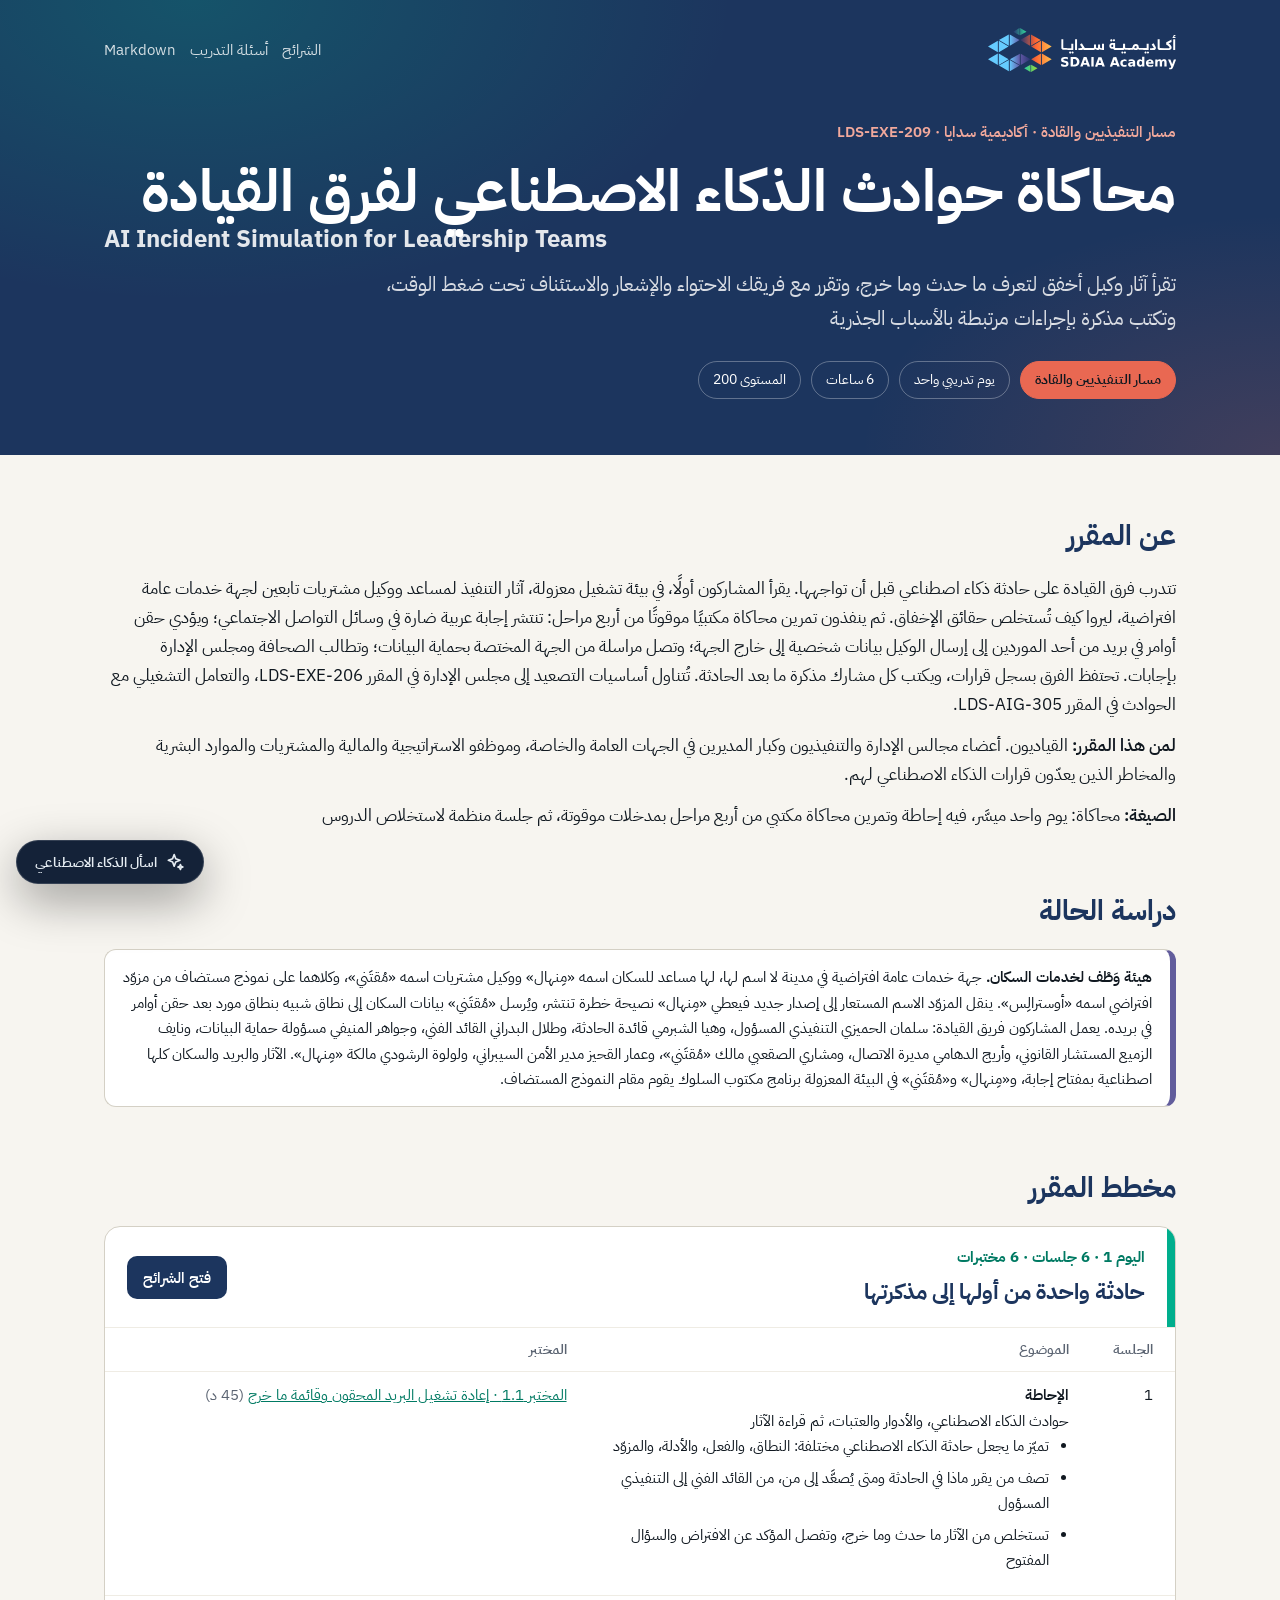
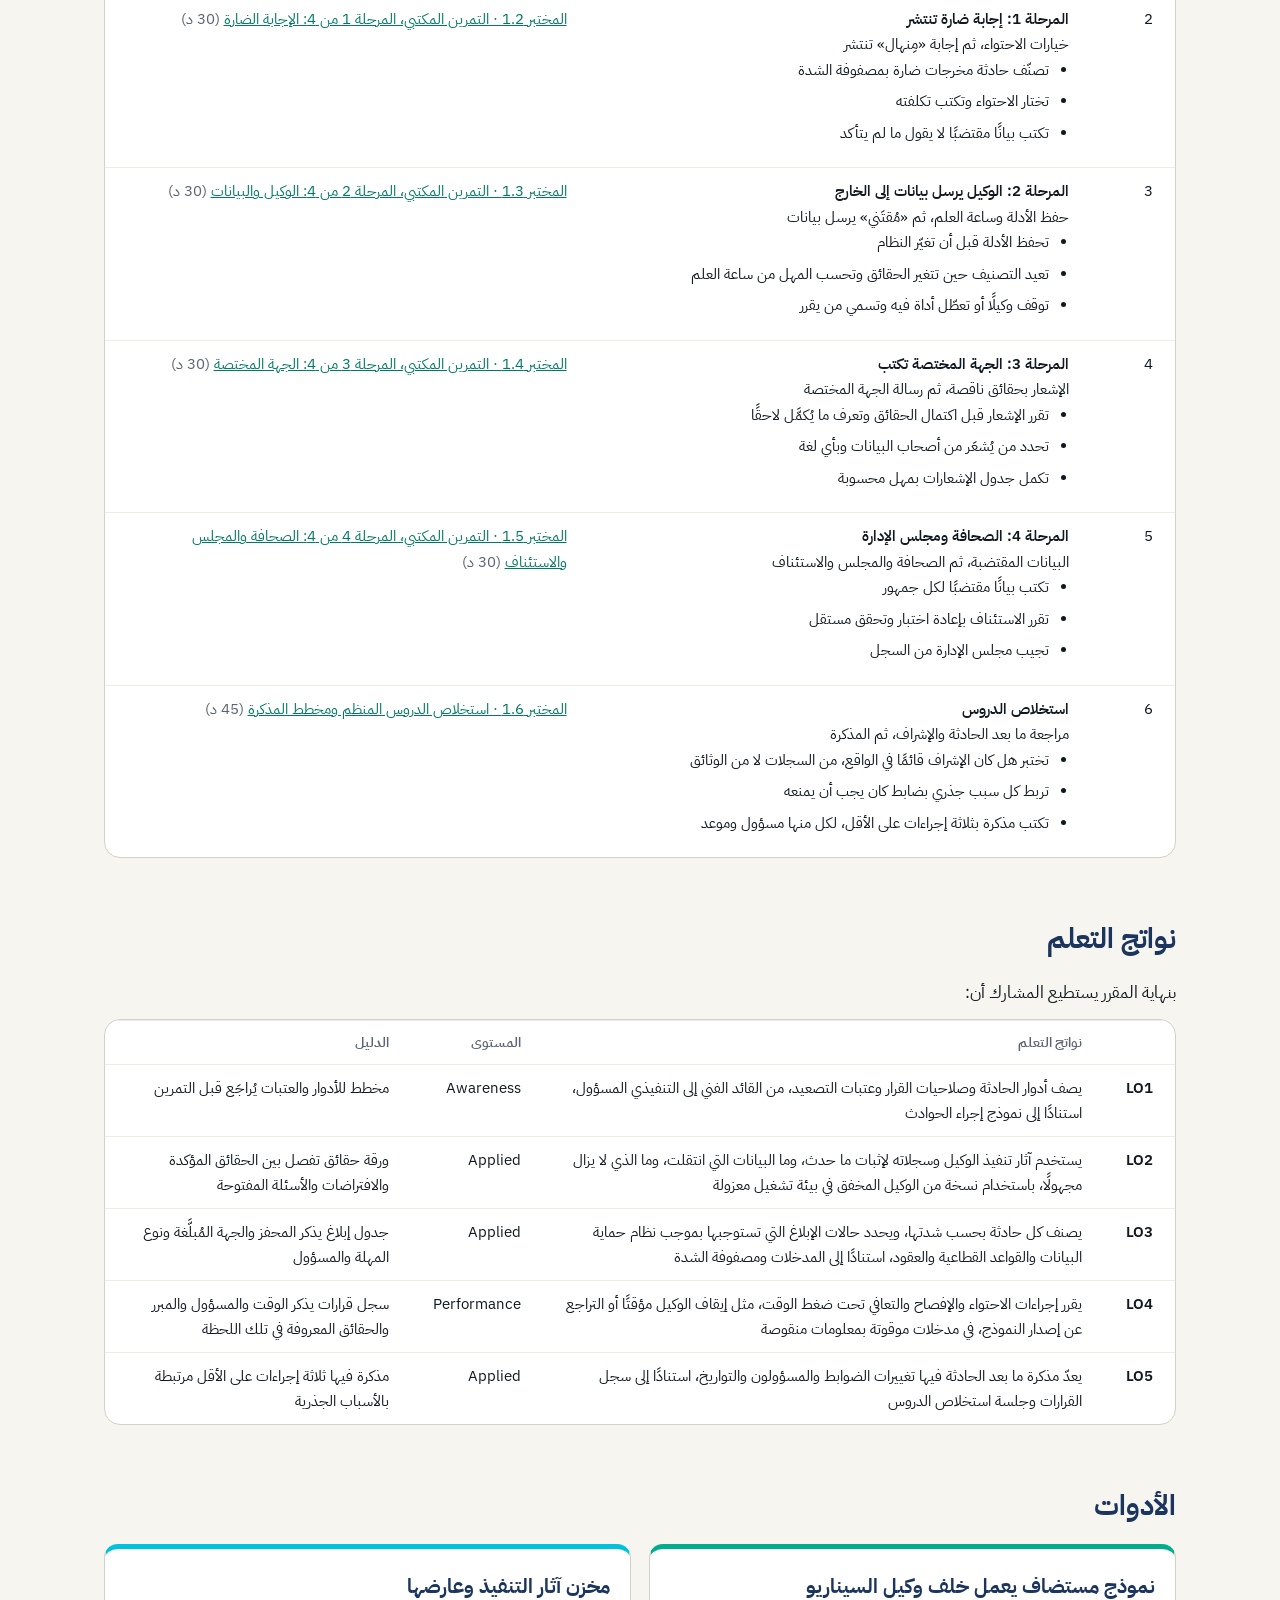
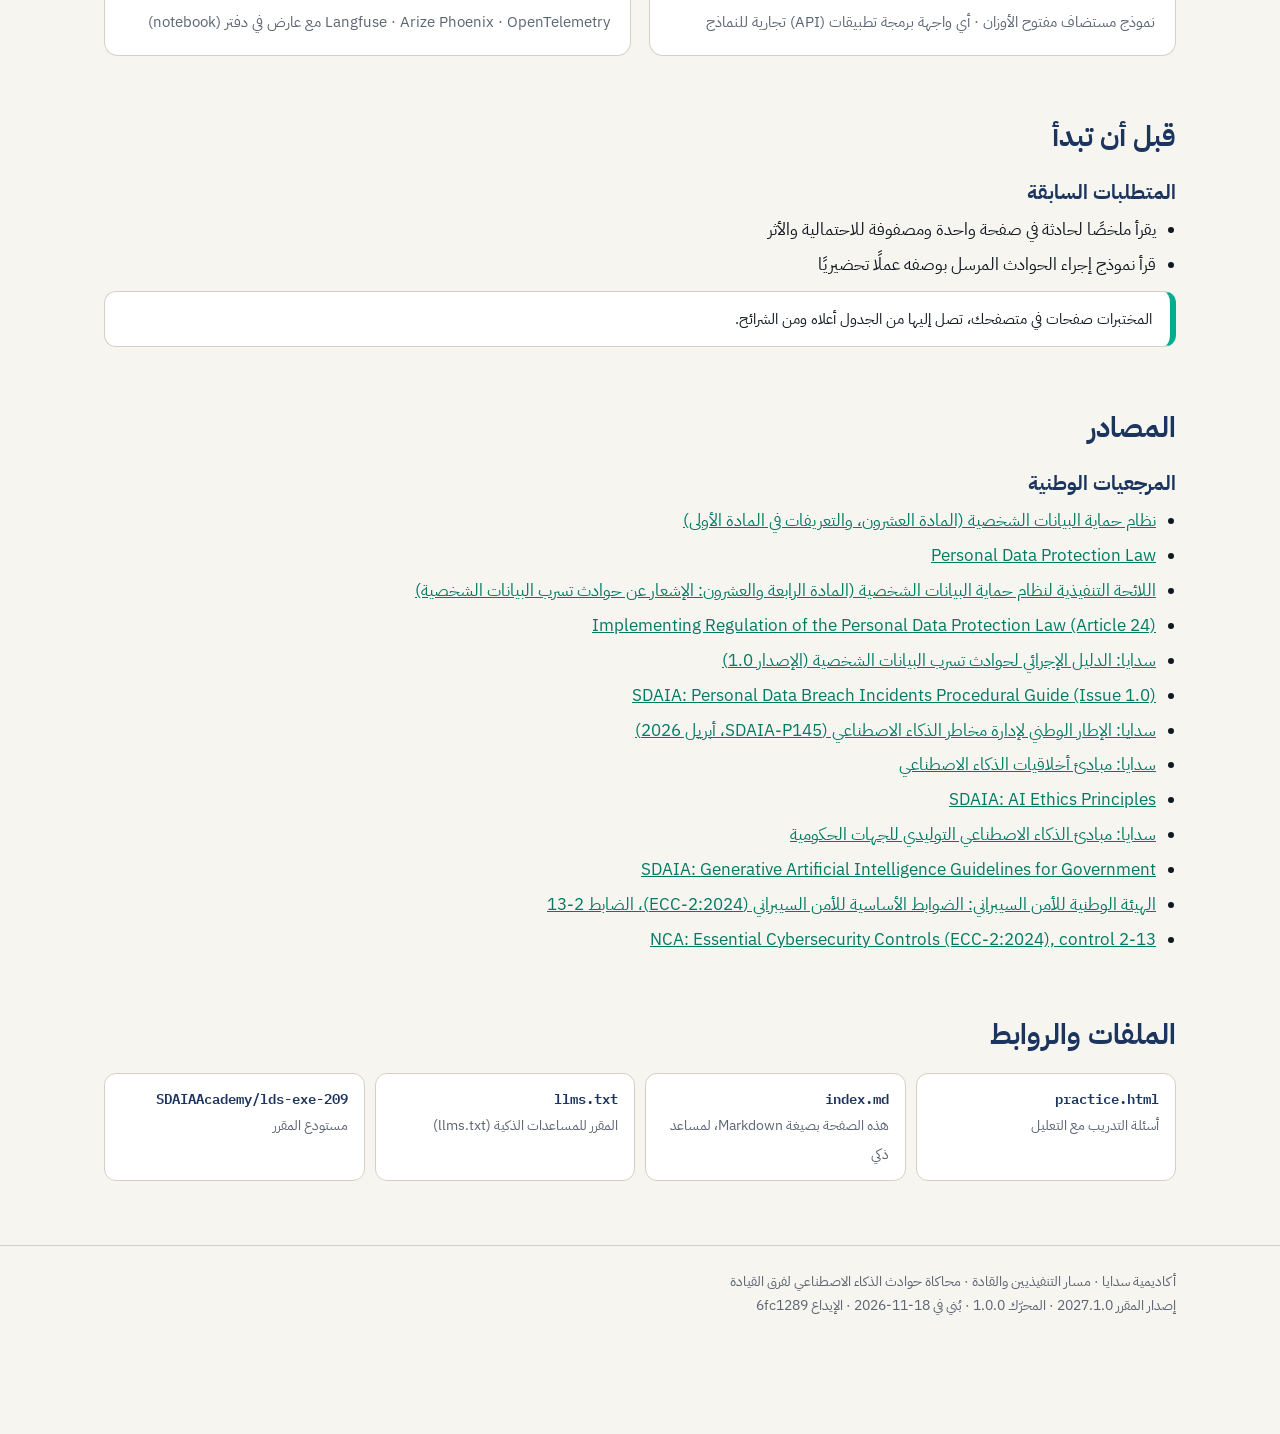
<file: index.html>
<!doctype html>
<html lang="ar" dir="rtl" data-ax="page" data-track="executives">
<head>
<meta charset="utf-8">
<meta name="viewport" content="width=device-width, initial-scale=1">
<title>محاكاة حوادث الذكاء الاصطناعي لفرق القيادة · أكاديمية سدايا</title>
<meta name="generator" content="SDAIA Academy engine 1.0.0">
<meta name="description" content="تقرأ آثار وكيل أخفق لتعرف ما حدث وما خرج، وتقرر مع فريقك الاحتواء والإشعار والاستئناف تحت ضغط الوقت، وتكتب مذكرة بإجراءات مرتبطة بالأسباب الجذرية">
<link rel="icon" href="_engine/icon.svg">
<link rel="alternate" type="text/markdown" href="index.md">
<link rel="describedby" href="llms.txt">
<link rel="stylesheet" href="_engine/academy.css">
<link rel="stylesheet" href="assets/course.css">
</head>
<body>
<header>
<div class="wrap">
<div class="top"><div class="logo" id="logo"></div><nav><a href="slides/day1.html">الشرائح</a><a href="practice.html">أسئلة التدريب</a><a href="index.md" type="text/markdown">Markdown</a></nav></div>
<div class="kicker">مسار التنفيذيين والقادة · أكاديمية سدايا · LDS-EXE-209</div>
<h1>محاكاة حوادث الذكاء الاصطناعي لفرق القيادة<span class="sub en" lang="en" dir="ltr">AI Incident Simulation for Leadership Teams</span></h1>
<p>تقرأ آثار وكيل أخفق لتعرف ما حدث وما خرج، وتقرر مع فريقك الاحتواء والإشعار والاستئناف تحت ضغط الوقت، وتكتب مذكرة بإجراءات مرتبطة بالأسباب الجذرية</p>
<div class="meta"><span class="track">مسار التنفيذيين والقادة</span><span>يوم تدريبي واحد</span><span>6 ساعات</span><span>المستوى 200</span></div>
</div>
</header>
<main class="wrap">
<h2>عن المقرر</h2>
<p>تتدرب فرق القيادة على حادثة ذكاء اصطناعي قبل أن تواجهها. يقرأ المشاركون أولًا، في بيئة تشغيل معزولة، آثار التنفيذ لمساعد ووكيل مشتريات تابعين لجهة خدمات عامة افتراضية، ليروا كيف تُستخلص حقائق الإخفاق. ثم ينفذون تمرين محاكاة مكتبيًا موقوتًا من أربع مراحل: تنتشر إجابة عربية ضارة في وسائل التواصل الاجتماعي؛ ويؤدي حقن أوامر في بريد من أحد الموردين إلى إرسال الوكيل بيانات شخصية إلى خارج الجهة؛ وتصل مراسلة من الجهة المختصة بحماية البيانات؛ وتطالب الصحافة ومجلس الإدارة بإجابات. تحتفظ الفرق بسجل قرارات، ويكتب كل مشارك مذكرة ما بعد الحادثة. تُتناول أساسيات التصعيد إلى مجلس الإدارة في المقرر LDS-EXE-206، والتعامل التشغيلي مع الحوادث في المقرر LDS-AIG-305.</p>
<p><b>لمن هذا المقرر:</b> القياديون. أعضاء مجالس الإدارة والتنفيذيون وكبار المديرين في الجهات العامة والخاصة، وموظفو الاستراتيجية والمالية والمشتريات والموارد البشرية والمخاطر الذين يعدّون قرارات الذكاء الاصطناعي لهم.</p>
<p><b>الصيغة:</b> محاكاة: يوم واحد ميسَّر، فيه إحاطة وتمرين محاكاة مكتبي من أربع مراحل بمدخلات موقوتة، ثم جلسة منظمة لاستخلاص الدروس</p>
<h2>دراسة الحالة</h2>
<div class="note info"><b>هيئة وَطْف لخدمات السكان.</b> جهة خدمات عامة افتراضية في مدينة لا اسم لها، لها مساعد للسكان اسمه «مِنهال» ووكيل مشتريات اسمه «مُقتَني»، وكلاهما على نموذج مستضاف من مزوّد افتراضي اسمه «أوسترالِس». ينقل المزوّد الاسم المستعار إلى إصدار جديد فيعطي «مِنهال» نصيحة خطرة تنتشر، ويُرسل «مُقتَني» بيانات السكان إلى نطاق شبيه بنطاق مورد بعد حقن أوامر في بريده. يعمل المشاركون فريق القيادة: سلمان الحميزي التنفيذي المسؤول، وهيا الشبرمي قائدة الحادثة، وطلال البدراني القائد الفني، وجواهر المنيفي مسؤولة حماية البيانات، ونايف الزميع المستشار القانوني، وأريج الدهامي مديرة الاتصال، ومشاري الصقعبي مالك «مُقتَني»، وعمار القحيز مدير الأمن السيبراني، ولولوة الرشودي مالكة «مِنهال». الآثار والبريد والسكان كلها اصطناعية بمفتاح إجابة، و«مِنهال» و«مُقتَني» في البيئة المعزولة برنامج مكتوب السلوك يقوم مقام النموذج المستضاف.</div>
<h2>مخطط المقرر</h2>
<div class="day">
<div class="day-head c-teal"><div><div class="t">اليوم 1 · 6 جلسات · 6 مختبرات</div><h3>حادثة واحدة من أولها إلى مذكرتها</h3></div><a class="btn" href="slides/day1.html">فتح الشرائح</a></div>
<div class="scroll"><table>
<tr><th>الجلسة</th><th>الموضوع</th><th>المختبر</th></tr>
<tr><td>1</td><td><b>الإحاطة</b><br>حوادث الذكاء الاصطناعي، والأدوار والعتبات، ثم قراءة الآثار<ul><li>تميّز ما يجعل حادثة الذكاء الاصطناعي مختلفة: النطاق، والفعل، والأدلة، والمزوّد</li><li>تصف من يقرر ماذا في الحادثة ومتى يُصعَّد إلى من، من القائد الفني إلى التنفيذي المسؤول</li><li>تستخلص من الآثار ما حدث وما خرج، وتفصل المؤكد عن الافتراض والسؤال المفتوح</li></ul></td><td><a href="labs/D1_1_traces.html">المختبر 1.1 · إعادة تشغيل البريد المحقون وقائمة ما خرج</a> <span class="muted">(45 د)</span></td></tr>
<tr><td>2</td><td><b>المرحلة 1: إجابة ضارة تنتشر</b><br>خيارات الاحتواء، ثم إجابة «مِنهال» تنتشر<ul><li>تصنّف حادثة مخرجات ضارة بمصفوفة الشدة</li><li>تختار الاحتواء وتكتب تكلفته</li><li>تكتب بيانًا مقتضبًا لا يقول ما لم يتأكد</li></ul></td><td><a href="labs/D1_2_phase1.html">المختبر 1.2 · التمرين المكتبي، المرحلة 1 من 4: الإجابة الضارة</a> <span class="muted">(30 د)</span></td></tr>
<tr><td>3</td><td><b>المرحلة 2: الوكيل يرسل بيانات إلى الخارج</b><br>حفظ الأدلة وساعة العلم، ثم «مُقتَني» يرسل بيانات<ul><li>تحفظ الأدلة قبل أن تغيّر النظام</li><li>تعيد التصنيف حين تتغير الحقائق وتحسب المهل من ساعة العلم</li><li>توقف وكيلًا أو تعطّل أداة فيه وتسمي من يقرر</li></ul></td><td><a href="labs/D1_3_phase2.html">المختبر 1.3 · التمرين المكتبي، المرحلة 2 من 4: الوكيل والبيانات</a> <span class="muted">(30 د)</span></td></tr>
<tr><td>4</td><td><b>المرحلة 3: الجهة المختصة تكتب</b><br>الإشعار بحقائق ناقصة، ثم رسالة الجهة المختصة<ul><li>تقرر الإشعار قبل اكتمال الحقائق وتعرف ما يُكمَّل لاحقًا</li><li>تحدد من يُشعَر من أصحاب البيانات وبأي لغة</li><li>تكمل جدول الإشعارات بمهل محسوبة</li></ul></td><td><a href="labs/D1_4_phase3.html">المختبر 1.4 · التمرين المكتبي، المرحلة 3 من 4: الجهة المختصة</a> <span class="muted">(30 د)</span></td></tr>
<tr><td>5</td><td><b>المرحلة 4: الصحافة ومجلس الإدارة</b><br>البيانات المقتضبة، ثم الصحافة والمجلس والاستئناف<ul><li>تكتب بيانًا مقتضبًا لكل جمهور</li><li>تقرر الاستئناف بإعادة اختبار وتحقق مستقل</li><li>تجيب مجلس الإدارة من السجل</li></ul></td><td><a href="labs/D1_5_phase4.html">المختبر 1.5 · التمرين المكتبي، المرحلة 4 من 4: الصحافة والمجلس والاستئناف</a> <span class="muted">(30 د)</span></td></tr>
<tr><td>6</td><td><b>استخلاص الدروس</b><br>مراجعة ما بعد الحادثة والإشراف، ثم المذكرة<ul><li>تختبر هل كان الإشراف قائمًا في الواقع، من السجلات لا من الوثائق</li><li>تربط كل سبب جذري بضابط كان يجب أن يمنعه</li><li>تكتب مذكرة بثلاثة إجراءات على الأقل، لكل منها مسؤول وموعد</li></ul></td><td><a href="labs/D1_6_debrief.html">المختبر 1.6 · استخلاص الدروس المنظم ومخطط المذكرة</a> <span class="muted">(45 د)</span></td></tr>
</table></div>
</div>
<h2>نواتج التعلم</h2>
<p>بنهاية المقرر يستطيع المشارك أن:</p>
<div class="day"><div class="scroll"><table>
<tr><th></th><th>نواتج التعلم</th><th>المستوى</th><th>الدليل</th></tr>
<tr><td><b>LO1</b></td><td>يصف أدوار الحادثة وصلاحيات القرار وعتبات التصعيد، من القائد الفني إلى التنفيذي المسؤول، استنادًا إلى نموذج إجراء الحوادث</td><td>Awareness</td><td>مخطط للأدوار والعتبات يُراجَع قبل التمرين</td></tr>
<tr><td><b>LO2</b></td><td>يستخدم آثار تنفيذ الوكيل وسجلاته لإثبات ما حدث، وما البيانات التي انتقلت، وما الذي لا يزال مجهولًا، باستخدام نسخة من الوكيل المخفق في بيئة تشغيل معزولة</td><td>Applied</td><td>ورقة حقائق تفصل بين الحقائق المؤكدة والافتراضات والأسئلة المفتوحة</td></tr>
<tr><td><b>LO3</b></td><td>يصنف كل حادثة بحسب شدتها، ويحدد حالات الإبلاغ التي تستوجبها بموجب نظام حماية البيانات والقواعد القطاعية والعقود، استنادًا إلى المدخلات ومصفوفة الشدة</td><td>Applied</td><td>جدول إبلاغ يذكر المحفز والجهة المُبلَّغة ونوع المهلة والمسؤول</td></tr>
<tr><td><b>LO4</b></td><td>يقرر إجراءات الاحتواء والإفصاح والتعافي تحت ضغط الوقت، مثل إيقاف الوكيل مؤقتًا أو التراجع عن إصدار النموذج، في مدخلات موقوتة بمعلومات منقوصة</td><td>Performance</td><td>سجل قرارات يذكر الوقت والمسؤول والمبرر والحقائق المعروفة في تلك اللحظة</td></tr>
<tr><td><b>LO5</b></td><td>يعدّ مذكرة ما بعد الحادثة فيها تغييرات الضوابط والمسؤولون والتواريخ، استنادًا إلى سجل القرارات وجلسة استخلاص الدروس</td><td>Applied</td><td>مذكرة فيها ثلاثة إجراءات على الأقل مرتبطة بالأسباب الجذرية</td></tr>
</table></div></div>
<h2>الأدوات</h2>
<div class="grid">
<div class="card c-teal"><h3>نموذج مستضاف يعمل خلف وكيل السيناريو</h3><p>نموذج مستضاف مفتوح الأوزان · أي واجهة برمجة تطبيقات (API) تجارية للنماذج</p></div>
<div class="card c-cyan"><h3>مخزن آثار التنفيذ وعارضها</h3><p>Langfuse · Arize Phoenix · OpenTelemetry مع عارض في دفتر (notebook)</p></div>
</div>
<h2>قبل أن تبدأ</h2>
<h3>المتطلبات السابقة</h3>
<ul><li>يقرأ ملخصًا لحادثة في صفحة واحدة ومصفوفة للاحتمالية والأثر</li><li>قرأ نموذج إجراء الحوادث المرسل بوصفه عملًا تحضيريًا</li></ul>
<div class="note tip">المختبرات صفحات في متصفحك، تصل إليها من الجدول أعلاه ومن الشرائح.</div>
<h2>المصادر</h2>
<h3>المرجعيات الوطنية</h3>
<ul><li><a href="https://sdaia.gov.sa/ar/SDAIA/about/Documents/PersonalDataProtectionLawAr.pdf">نظام حماية البيانات الشخصية (المادة العشرون، والتعريفات في المادة الأولى)</a></li><li><a href="https://sdaia.gov.sa/en/SDAIA/about/Documents/PersonalDataProtectionLaw.pdf">Personal Data Protection Law</a></li><li><a href="https://sdaia.gov.sa/ar/SDAIA/about/Documents/ImplementingRegulationPersonalDataProtectionLawAr.pdf">اللائحة التنفيذية لنظام حماية البيانات الشخصية (المادة الرابعة والعشرون: الإشعار عن حوادث تسرب البيانات الشخصية)</a></li><li><a href="https://sdaia.gov.sa/en/SDAIA/about/Documents/ImplementingRegulationPersonalDataProtectionLaw.pdf">Implementing Regulation of the Personal Data Protection Law (Article 24)</a></li><li><a href="https://sdaia.gov.sa/ar/SDAIA/about/Documents/PersonalDataBreachIncidents.pdf">سدايا: الدليل الإجرائي لحوادث تسرب البيانات الشخصية (الإصدار 1.0)</a></li><li><a href="https://sdaia.gov.sa/en/SDAIA/about/Documents/PersonalDataBreachIncidents.pdf">SDAIA: Personal Data Breach Incidents Procedural Guide (Issue 1.0)</a></li><li><a href="https://sdaia.gov.sa/ar/MediaCenter/KnowledgeCenter/ResearchLibrary/ExecutiveSummaryAr.pdf">سدايا: الإطار الوطني لإدارة مخاطر الذكاء الاصطناعي (SDAIA-P145، أبريل 2026)</a></li><li><a href="https://sdaia.gov.sa/ar/SDAIA/about/Documents/ai-principles.pdf">سدايا: مبادئ أخلاقيات الذكاء الاصطناعي</a></li><li><a href="https://sdaia.gov.sa/en/SDAIA/about/Documents/ai-principles.pdf">SDAIA: AI Ethics Principles</a></li><li><a href="https://sdaia.gov.sa/ar/SDAIA/about/Files/GenAIGuidelinesForGovernmentARCompressed.pdf">سدايا: مبادئ الذكاء الاصطناعي التوليدي للجهات الحكومية</a></li><li><a href="https://sdaia.gov.sa/en/SDAIA/about/Files/GenAIGuidelinesForGovernmentENCompressed.pdf">SDAIA: Generative Artificial Intelligence Guidelines for Government</a></li><li><a href="https://cdn.nca.gov.sa/api/files/public/upload/29a9e86a-595f-4af9-8db5-88715a458a14_ECC-2-2024---NCA.pdf">الهيئة الوطنية للأمن السيبراني: الضوابط الأساسية للأمن السيبراني (ECC-2:2024)، الضابط 2-13</a></li><li><a href="https://cdn.nca.gov.sa/api/files/public/upload/86e09090-44e4-481f-bc28-355673607654_ECC--2024-EN.pdf">NCA: Essential Cybersecurity Controls (ECC-2:2024), control 2-13</a></li></ul>
<h2>الملفات والروابط</h2>
<div class="files">
<a href="practice.html"><b>practice.html</b><span>أسئلة التدريب مع التعليل</span></a>
<a href="index.md"><b>index.md</b><span>هذه الصفحة بصيغة Markdown، لمساعد ذكي</span></a>
<a href="llms.txt"><b>llms.txt</b><span>المقرر للمساعدات الذكية (llms.txt)</span></a>
<a href="https://github.com/SDAIAAcademy/lds-exe-209"><b>SDAIAAcademy/lds-exe-209</b><span>مستودع المقرر</span></a>
</div>
</main>
<footer><div class="wrap">أكاديمية سدايا · مسار التنفيذيين والقادة · محاكاة حوادث الذكاء الاصطناعي لفرق القيادة<br><span class="muted">إصدار المقرر 2027.1.0 · المحرّك 1.0.0 · بُني في ⁦2026-11-18⁩ · الإيداع 6fc1289</span></div></footer>
<script type="application/json" id="academy-data">{"v":1,"engine":"1.0.0","build":{"at":"2026-11-18T05:04:57Z","version":"2027.1.0","commit":"6fc1289"},"course":{"id":"lds-exe-209","code":"LDS-EXE-209","title":"محاكاة حوادث الذكاء الاصطناعي لفرق القيادة","track":"executives","lang":"ar","dir":"rtl","url":"https://sdaiaacademy.github.io/lds-exe-209/","repo":"SDAIAAcademy/lds-exe-209","home":"index.html"},"ai":{"context":{"course":"context/course.md","courseJs":"context/course.js","day":null,"llms":"llms.txt"},"tasks":[],"tools":[]},"features":{},"strings":{}}</script>
<script src="_engine/academy.js"></script>
</body>
</html>
</file>
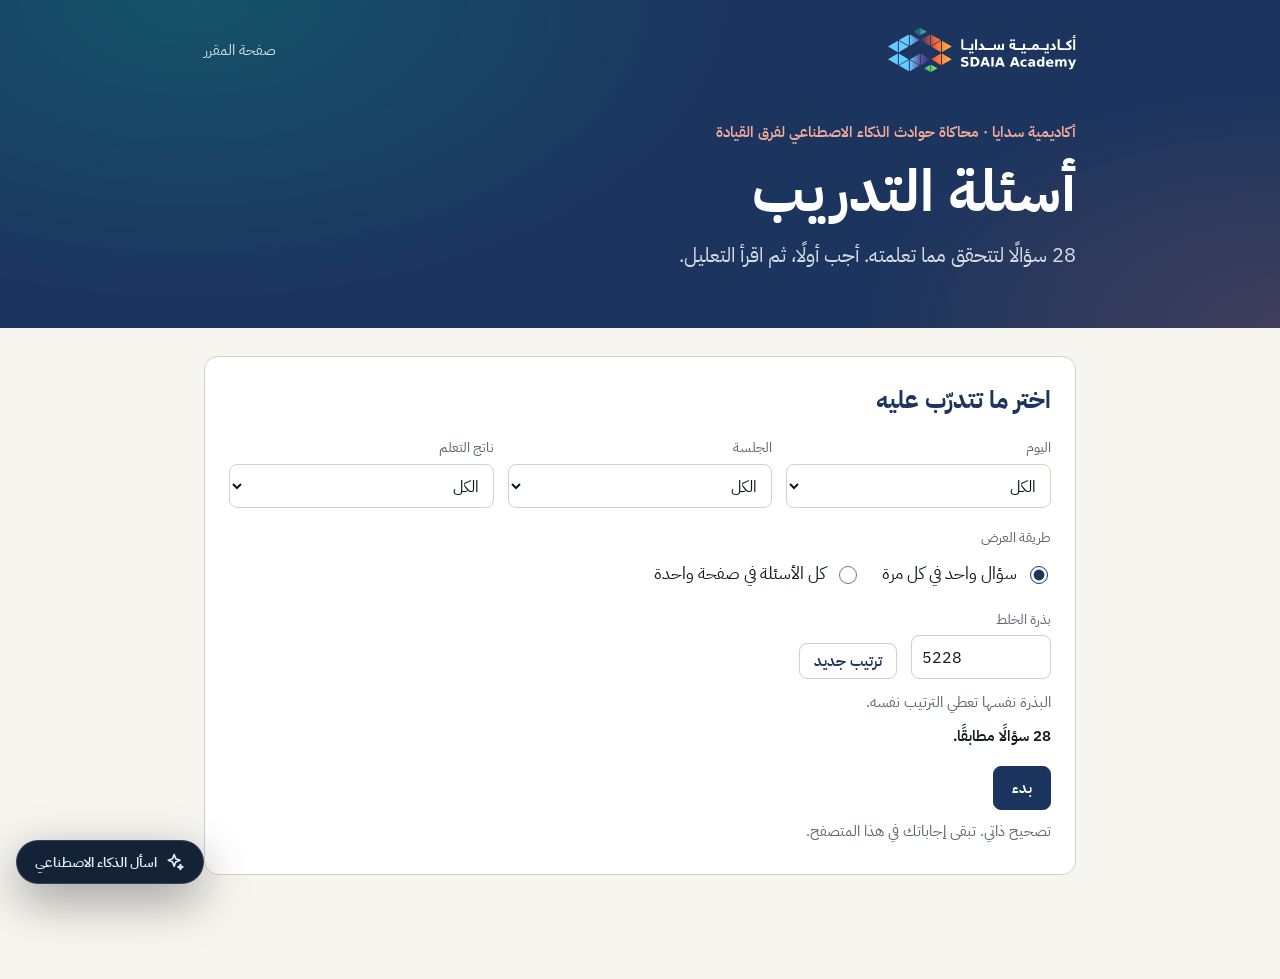
<file: practice.html>
<!doctype html>
<html lang="ar" dir="rtl" data-ax="practice" data-track="executives">
<head>
<meta charset="utf-8">
<meta name="viewport" content="width=device-width, initial-scale=1">
<title>أسئلة التدريب · محاكاة حوادث الذكاء الاصطناعي لفرق القيادة</title>
<meta name="generator" content="SDAIA Academy engine 1.0.0">
<link rel="icon" href="_engine/icon.svg">
<link rel="describedby" href="llms.txt">
<link rel="stylesheet" href="_engine/academy.css">
<link rel="stylesheet" href="assets/course.css">
</head>
<body>
<header>
<div class="wrap">
<div class="top"><div class="logo"></div><nav><a href="index.html">صفحة المقرر</a></nav></div>
<div class="kicker">أكاديمية سدايا · محاكاة حوادث الذكاء الاصطناعي لفرق القيادة</div>
<h1>أسئلة التدريب</h1>
<p>28 سؤالًا لتتحقق مما تعلمته. أجب أولًا، ثم اقرأ التعليل.</p>
</div>
</header>
<main class="wrap" id="practice">
<noscript>
<p>فعّل JavaScript لتجيب عن الأسئلة وترى التعليل. هذه هي الأسئلة نصًّا، من دون إجاباتها.</p>
<section>
<h2>اليوم 1: حادثة واحدة من أولها إلى مذكرتها</h2>
<ol>
<li><p>في جهة افتراضية أخرى أرسل وكيل الجدولة دعوات اجتماع إلى عنوان خارجي. الأثر يُظهر استدعاء send_invite بأربعين مستلمًا، وسجل البوابة يقول «delivered». المورد يقول: «لم تنكشف بيانات». أي عبارة تكتبها في خانة «مؤكد»؟</p><ul><li><b>أ.</b> لم تنكشف أي بيانات حساسة، كما أكد المورد في رده</li><li><b>ب.</b> سُلّمت أربعون دعوة إلى العنوان الخارجي</li><li><b>ج.</b> فتح المستلم الدعوات واطلع عليها</li><li><b>د.</b> المهاجم استهدف الجهة عمدًا</li></ul></li>
<li><p>في جهة صحية افتراضية أخذ مساعد التذكير بالأدوية يعطي جرعات مضاعفة لدواء واحد منذ أمس. المزوّد سحب الإصدار السابق ولا يمكن الرجوع إليه، ولا يُعرف أي الأسئلة تؤدي إلى الخطأ. الصيادلة يستطيعون الرد على نحو 500 محادثة يوميًا تمر به. ما الاحتواء الآن؟</p><ul><li><b>أ.</b> التراجع إلى الإصدار السابق الأسلم</li><li><b>ب.</b> إضافة تحذير واضح تحت كل رد عن الأدوية يطلب استشارة صيدلي</li><li><b>ج.</b> حجب الأسئلة عن هذا الدواء وحده</li><li><b>د.</b> إيقاف المساعد وتحويل محادثاته إلى الصيادلة</li></ul></li>
<li><p>في جهة افتراضية أخرى أرسل وكيل الموارد البشرية ملف رواتب إلى عنوان خارجي قبل ساعة، ولم يرسل شيئًا بعده. فريق المنصة يقترح مسح ذاكرة الوكيل وإعادة تشغيله لينتهي الأمر بسرعة. الآثار تُحفظ سبعة أيام. ما الخطوة الأولى؟</p><ul><li><b>أ.</b> أخذ نسخة من الذاكرة والآثار والبريد، ثم تعطيل أداة الإرسال</li><li><b>ب.</b> مسح الذاكرة وإعادة التشغيل كما اقترح فريق المنصة</li><li><b>ج.</b> انتظار فريق تحقيق جنائي خارجي قبل أي خطوة، حتى لا يُفسد الدليل</li><li><b>د.</b> تغيير كلمات مرور حسابات الموظفين</li></ul></li>
<li><p>شركة افتراضية هي جهة التحكم علمت في الساعة 10 أن ملفًا فيه بيانات عملاء كُشف لطرف خارجي، ومن شأن ذلك الإضرار بهم. في الساعة 60 ما زال عدد العملاء غير معروف بدقة: بين 3,000 و5,000. ماذا تفعل قبل الساعة 82؟</p><ul><li><b>أ.</b> تنتظر العدد الدقيق، فالمهلة تبدأ حين يكتمل التحقيق</li><li><b>ب.</b> تُشعر العملاء وحدهم الآن بلغة مبسطة، فهم المتضررون ولا يلزم غيرهم</li><li><b>ج.</b> تُشعر الجهة المختصة الآن بعدد تقريبي، وتقدّم الباقي لاحقًا مع مبررات التأخير</li><li><b>د.</b> تطلب من الطرف الخارجي الذي كُشفت له البيانات أن يُشعر هو الجهة المختصة</li></ul></li>
<li><p>جهة مرور افتراضية أصدر نموذجها مخالفات خاطئة لنحو ألفي سائق خلال أسبوع. أوقفت الإصدار الآلي، ولم يتضح بعد هل الخلل في النموذج أم في بيانات الكاميرات. أي سطر يدخل البيان المقتضب للجمهور؟</p><ul><li><b>أ.</b> الخلل في نموذج المورد وليس في أنظمة الجهة</li><li><b>ب.</b> أوقفنا الإصدار الآلي، ولمن خولف هذا الأسبوع طلب المراجعة</li><li><b>ج.</b> لم يتضرر أي سائق من هذه المخالفات</li><li><b>د.</b> انتقل النموذج إلى إصدار جديد من المورد قبل أسبوع من ظهور الخلل</li></ul></li>
<li><p>في جهة افتراضية أخرى يقول سجل المخاطر إن مشرفًا يراجع كل أسبوع عينة من قرارات نموذج لفرز الطلبات. أي دليل يثبت أن هذا الضابط عمل في الشهرين الماضيين؟</p><ul><li><b>أ.</b> سياسة الفرز المعتمدة التي تنص على المراجعة الأسبوعية للقرارات</li><li><b>ب.</b> الوصف الوظيفي للمشرف وفيه المراجعة الأسبوعية</li><li><b>ج.</b> شهادة من مورد النموذج بأن نموذجه دقيق</li><li><b>د.</b> سجل العينات ثمانية أسابيع، بأسماء المراجعين ونتائجهم</li></ul></li>
<li><p>في إجراء حوادث لجهة افتراضية: مالك النظام يطلب الاستئناف، والقائد الفني يعيد الاختبار، وطرف مستقل يتحقق، والتنفيذي المسؤول يعتمد. أُوقف مساعد الحجز في حادثة عالية الشدة، ونجحت إعادة الاختبار. من يعتمد الاستئناف؟</p><ul><li><b>أ.</b> مالك المساعد، فهو أعرف بخدمته وهو من طلب الاستئناف أصلًا</li><li><b>ب.</b> القائد الفني، فقد أجرى الاختبار بنفسه</li><li><b>ج.</b> التنفيذي المسؤول، بعد تحقق الطرف المستقل من النتائج</li><li><b>د.</b> المزوّد، فالنموذج نموذجه</li></ul></li>
<li><p>إجراء شركة افتراضية: الحادثة الحرجة تُرفع إلى التنفيذي المسؤول خلال ساعتين من التصنيف، وإلى رئيس المجلس خلال 48 ساعة من التصنيف. وقعت الحادثة في الساعة 0، وصُنفت حرجة في الساعة 5. متى يجب أن يعلم رئيس المجلس على الأكثر؟</p><ul><li><b>أ.</b> الساعة 48، من وقوع الحادثة</li><li><b>ب.</b> الساعة 7</li><li><b>ج.</b> الساعة 53</li><li><b>د.</b> حين تكتمل الحقائق</li></ul></li>
<li><p>إذا نجحت إعادة الاختبار، يجوز لمالك النظام أن يعتمد استئناف نظامه الذي أوقف في حادثة عالية الشدة.</p><ul><li><b>أ.</b> صح</li><li><b>ب.</b> خطأ</li></ul></li>
<li><p>وكيل في جهة افتراضية ما زال يرسل ملفات إلى عنوان خارجي كل بضع دقائق. التنفيذي المسؤول في رحلة ولا يرد. الإجراء يعطي قائد الحادثة الإيقاف الطارئ في الحوادث العالية والحرجة. ماذا يفعل قائد الحادثة؟</p><ul><li><b>أ.</b> ينتظر التنفيذي المسؤول ليقرر بنفسه حين يعود من رحلته</li><li><b>ب.</b> يأمر بالإيقاف الآن، ثم يُبلغ المسؤولين خلال ساعة</li><li><b>ج.</b> يطلب من مالك الوكيل أن يقرر الإيقاف</li><li><b>د.</b> يطلب من المزوّد أن يوقف النموذج من جهته فورًا</li></ul></li>
<li><p>وكيل في جهة افتراضية نفذ أمرًا لا يظهر في نص الرسالة كما يعرضها برنامج البريد. أي مصدر يثبت ما دخل إلى النموذج فعلًا؟</p><ul><li><b>أ.</b> نص الرسالة كما يعرضه برنامج البريد</li><li><b>ب.</b> رسالة الوكيل الختامية عما فعله</li><li><b>ج.</b> ما يتذكره الموظف الذي فتح الرسالة</li><li><b>د.</b> مدخل النموذج المحفوظ في الأثر</li></ul></li>
<li><p>الرسالة الختامية لوكيل تقول: «رددت بالملخص المطلوب». والأثر يُظهر استدعاء إرسال بريد بمرفق اسمه export.csv، ونتيجته «أُرسل». ما المؤكد؟</p><ul><li><b>أ.</b> أُرسل مرفق اسمه export.csv</li><li><b>ب.</b> أُرسل ملخص فقط كما قال الوكيل</li><li><b>ج.</b> لم يُرسل شيء، فالوكيل لم يذكر مرفقًا</li><li><b>د.</b> فتح المستلم الملف</li></ul></li>
<li><p>إذا قال سجل بوابة البريد إن الرسالة «سُلّمت»، فقد قرأها المستلم.</p><ul><li><b>أ.</b> صح</li><li><b>ب.</b> خطأ</li></ul></li>
<li><p>فريق في جهة افتراضية عدّ 12 ردًّا خاطئًا من مساعده بجمع لقطات الشاشة في وسائل التواصل. كيف يعرف العدد الحقيقي؟</p><ul><li><b>أ.</b> يعتمد العدد 12، فهو ما انتشر</li><li><b>ب.</b> يسأل المزوّد كم ردًّا خاطئًا أعطى النموذج</li><li><b>ج.</b> يبحث في الآثار عن كل رد بالنمط نفسه</li><li><b>د.</b> يطلب من الجمهور الإبلاغ عن كل رد خاطئ</li></ul></li>
<li><p>مصفوفة جهة افتراضية: «حرجة» إذا غادرت الجهة بيانات شخصية حساسة لأي عدد أو بيانات شخصية لأكثر من 200 شخص؛ و«عالية» لبيانات غير حساسة لـ200 شخص أو أقل. خرج ملف فيه أسماء 40 مراجعًا وتشخيصاتهم. ما المستوى؟</p><ul><li><b>أ.</b> عالية، فالعدد أقل من 200</li><li><b>ب.</b> حرجة، والعدد لا يغيّر ذلك</li><li><b>ج.</b> متوسطة، فلم يثبت ضرر بعد</li><li><b>د.</b> لا تصنيف قبل معرفة المستلم</li></ul></li>
<li><p>عقد شركة افتراضية مع مورد ينص على أن يُشعر كل طرف الآخر خلال 24 ساعة من اشتباهه في انتحال هويته. ما نوع هذه المهلة في جدول الإشعارات؟</p><ul><li><b>أ.</b> نظامية</li><li><b>ب.</b> تنظيمية</li><li><b>ج.</b> داخلية</li><li><b>د.</b> تعاقدية</li></ul></li>
<li><p>تجيز اللائحة التنفيذية لنظام حماية البيانات الشخصية لجهة التحكم التي لم تتمكن من تقديم بعض المعلومات خلال 72 ساعة أن تقدمها في أقرب وقت ممكن مع مبررات التأخير.</p><ul><li><b>أ.</b> صح</li><li><b>ب.</b> خطأ</li></ul></li>
<li><p>تسربت بيانات عملاء شركة افتراضية من نظام مورد يعالجها لحسابها. من يُشعر الجهة المختصة؟</p><ul><li><b>أ.</b> المورد وحده، فالتسرب في نظامه</li><li><b>ب.</b> الشركة، جهة التحكم، بالتنسيق مع المورد</li><li><b>ج.</b> لا أحد حتى يثبت أن أحدًا استعمل البيانات المسربة</li><li><b>د.</b> العملاء أنفسهم</li></ul></li>
<li><p>جهة حكومية افتراضية تعد جدول إشعاراتها لحادثة أمن سيبراني. ماذا تكتب في نوع مهلة الهيئة الوطنية للأمن السيبراني إذا اعتمدت على نص الضوابط الأساسية وحده؟</p><ul><li><b>أ.</b> نظامية: 72 ساعة من العلم، كمهلة نظام حماية البيانات</li><li><b>ب.</b> داخلية: لا إبلاغ إلا بقرار الجهة</li><li><b>ج.</b> تنظيمية: بحسب ما تحدده الهيئة، فالنص لا يذكر ساعات</li><li><b>د.</b> تعاقدية: بحسب عقد مزوّد الخدمة</li></ul></li>
<li><p>أي سطر في سجل قرارات فريق افتراضي مكتمل؟</p><ul><li><b>أ.</b> أوقفنا الوكيل</li><li><b>ب.</b> الساعة 14: قرر الفريق إيقاف الوكيل لأنه خطر</li><li><b>ج.</b> الساعة 14: قائدة الحادثة أوقفت الوكيل؛ مبررها إرسال جارٍ إلى نطاق مجهول؛ المعروف: رسالتان، والعدد غير مؤكد</li><li><b>د.</b> قائدة الحادثة: إيقاف الوكيل كما اتفقنا</li></ul></li>
<li><p>عضو في مجلس إدارة جهة افتراضية يطلب انتظار اكتمال الحقائق قبل إشعار الجهة المختصة، والمهلة تنتهي بعد عشر ساعات. ماذا يكتب الفريق في السجل؟</p><ul><li><b>أ.</b> تأجيل الإشعار حتى تكتمل الحقائق، احترامًا لطلب عضو المجلس وتجنبًا لتصحيحه لاحقًا</li><li><b>ب.</b> الإشعار بما هو معروف قبل نهاية المهلة، وما ينقص لاحقًا مع مبررات التأخير</li><li><b>ج.</b> إشعار أصحاب البيانات بدل الجهة المختصة</li><li><b>د.</b> طلب تمديد المهلة من المجلس</li></ul></li>
<li><p>جهة افتراضية أوقفت مساعدها بعد ردود خاطئة عن مواعيد تجديد الرخص. أي سطر يدخل نص موظفي مركز الاتصال؟</p><ul><li><b>أ.</b> توقف المساعد مؤقتًا، ونساعدك هاتفيًا ونعيد حجز موعدك</li><li><b>ب.</b> السبب خطأ في نموذج المورد</li><li><b>ج.</b> لم يتأثر أحد بهذه الردود</li><li><b>د.</b> المساعد يعمل منذ أسبوع على إصدار جديد من النموذج غيّر سلوكه</li></ul></li>
<li><p>يُقدَّم الإيقاف على حفظ الأدلة حين يكون التأخير سببًا في استمرار الضرر؛ وفي غير ذلك تُحفظ الأدلة قبل أي تغيير.</p><ul><li><b>أ.</b> صح</li><li><b>ب.</b> خطأ</li></ul></li>
<li><p>بعد حادثة في جهة افتراضية أرسل فيها وكيل ملفًا إلى الخارج، أي عبارة سبب جذري؟</p><ul><li><b>أ.</b> أرسل الوكيل الملف إلى عنوان خارجي بعد أن قرأ الرسالة المحقونة</li><li><b>ب.</b> المهاجم كان ماهرًا</li><li><b>ج.</b> حساب الوكيل أُنشئ بصلاحيات مدير النظام ولم تُراجع بعد الإطلاق</li><li><b>د.</b> النموذج الذي يعمل خلف الوكيل غير آمن بما يكفي</li></ul></li>
<li><p>أي إجراء يستوفي معيار المذكرة: مربوط بسبب، وله مسؤول وموعد ودليل تنفيذ؟</p><ul><li><b>أ.</b> تحسين الإشراف على أنظمة الذكاء الاصطناعي في الجهة كلها</li><li><b>ب.</b> تدريب كل الموظفين على التعامل مع الحوادث</li><li><b>ج.</b> مطالبة المزوّد بإصلاح النموذج قبل أي استئناف</li><li><b>د.</b> مراجعة فصلية لصلاحيات الوكلاء، يملكها مدير الهوية، تبدأ خلال 60 يومًا، ودليلها تقرير موقَّع</li></ul></li>
<li><p>سجل أنظمة جهة افتراضية يقول إن مساعدها يعمل على إصدار قديم، وإن وكيلها يقرأ بيانات «عامة»، والآثار تقول غير ذلك. ما التحديث؟</p><ul><li><b>أ.</b> الإصدار الفعلي، وتصنيف ما يقرؤه الوكيل، ومالك الإيقاف باسمه</li><li><b>ب.</b> لا تحديث للسجل حتى موعد المراجعة السنوية المجدولة للأنظمة كلها</li><li><b>ج.</b> حذف الوكيل من السجل لأنه موقوف</li><li><b>د.</b> إضافة ملاحظة «قيد المراجعة»</li></ul></li>
<li><p>إعادة اختبار تنجح على الحالات التي أخفقت تثبت أن النظام آمن للاستئناف الكامل.</p><ul><li><b>أ.</b> صح</li><li><b>ب.</b> خطأ</li></ul></li>
<li><p>مراجعة ما بعد الحادثة تسأل ما الذي جعل الخطأ سهلًا، قبل أن تسأل من أخطأ.</p><ul><li><b>أ.</b> صح</li><li><b>ب.</b> خطأ</li></ul></li>
</ol>
</section>
</noscript>
</main>
<script type="application/json" id="academy-data">{"v":1,"engine":"1.0.0","build":{"at":"2026-11-18T05:04:57Z","version":"2027.1.0","commit":"6fc1289"},"course":{"id":"lds-exe-209","code":"LDS-EXE-209","title":"محاكاة حوادث الذكاء الاصطناعي لفرق القيادة","track":"executives","lang":"ar","dir":"rtl","url":"https://sdaiaacademy.github.io/lds-exe-209/","repo":"SDAIAAcademy/lds-exe-209","home":"index.html","outcomes":[{"id":"LO1","text":"يصف أدوار الحادثة وصلاحيات القرار وعتبات التصعيد، من القائد الفني إلى التنفيذي المسؤول، استنادًا إلى نموذج إجراء الحوادث"},{"id":"LO2","text":"يستخدم آثار تنفيذ الوكيل وسجلاته لإثبات ما حدث، وما البيانات التي انتقلت، وما الذي لا يزال مجهولًا، باستخدام نسخة من الوكيل المخفق في بيئة تشغيل معزولة"},{"id":"LO3","text":"يصنف كل حادثة بحسب شدتها، ويحدد حالات الإبلاغ التي تستوجبها بموجب نظام حماية البيانات والقواعد القطاعية والعقود، استنادًا إلى المدخلات ومصفوفة الشدة"},{"id":"LO4","text":"يقرر إجراءات الاحتواء والإفصاح والتعافي تحت ضغط الوقت، مثل إيقاف الوكيل مؤقتًا أو التراجع عن إصدار النموذج، في مدخلات موقوتة بمعلومات منقوصة"},{"id":"LO5","text":"يعدّ مذكرة ما بعد الحادثة فيها تغييرات الضوابط والمسؤولون والتواريخ، استنادًا إلى سجل القرارات وجلسة استخلاص الدروس"}],"unit":"day","units":[{"n":1,"id":"day1","label":"اليوم 1","title":"حادثة واحدة من أولها إلى مذكرتها","sessions":[{"n":1,"label":"الجلسة 1","title":"الإحاطة"},{"n":2,"label":"الجلسة 2","title":"المرحلة 1: إجابة ضارة تنتشر"},{"n":3,"label":"الجلسة 3","title":"المرحلة 2: الوكيل يرسل بيانات إلى الخارج"},{"n":4,"label":"الجلسة 4","title":"المرحلة 3: الجهة المختصة تكتب"},{"n":5,"label":"الجلسة 5","title":"المرحلة 4: الصحافة ومجلس الإدارة"},{"n":6,"label":"الجلسة 6","title":"استخلاص الدروس"}]}]},"ai":{"context":{"course":"context/course.md","courseJs":"context/course.js","day":null,"llms":"llms.txt"},"tasks":[],"tools":[]},"features":{},"strings":{},"questions":[{"id":"check-briefing-q1","type":"single","prompt":"في جهة افتراضية أخرى أرسل وكيل الجدولة دعوات اجتماع إلى عنوان خارجي. الأثر يُظهر استدعاء send_invite بأربعين مستلمًا، وسجل البوابة يقول «delivered». المورد يقول: «لم تنكشف بيانات». أي عبارة تكتبها في خانة «مؤكد»؟","options":[{"key":"أ","text":"لم تنكشف أي بيانات حساسة، كما أكد المورد في رده"},{"key":"ب","text":"سُلّمت أربعون دعوة إلى العنوان الخارجي"},{"key":"ج","text":"فتح المستلم الدعوات واطلع عليها"},{"key":"د","text":"المهاجم استهدف الجهة عمدًا"}],"correct":[1],"answer":null,"tolerance":null,"unit":null,"explanation":"الاستدعاء في الأثر وسطر البوابة دليلان مستقلان على الإرسال والتسليم. الفتح والنية وكلام المورد خارج ما تحفظه الجهة.","misconceptions":["يأخذ كلام المورد دليلًا، وهو ادعاء لم يُتحقق منه: افتراض","","يستنتج من التسليم أن أحدًا فتح الدعوات، ولا سجل لدى الجهة يقول ذلك: سؤال مفتوح","ينسب نية إلى المرسل دون أي دليل: افتراض"],"lo":["LO2"],"day":1,"session":1,"slide":{"deck":"day1","id":"check-briefing","title":"أي عبارة تُكتب «مؤكدة»؟"},"level":null,"pool":"checkpoint"},{"id":"check-containment-q1","type":"single","prompt":"في جهة صحية افتراضية أخذ مساعد التذكير بالأدوية يعطي جرعات مضاعفة لدواء واحد منذ أمس. المزوّد سحب الإصدار السابق ولا يمكن الرجوع إليه، ولا يُعرف أي الأسئلة تؤدي إلى الخطأ. الصيادلة يستطيعون الرد على نحو 500 محادثة يوميًا تمر به. ما الاحتواء الآن؟","options":[{"key":"أ","text":"التراجع إلى الإصدار السابق الأسلم"},{"key":"ب","text":"إضافة تحذير واضح تحت كل رد عن الأدوية يطلب استشارة صيدلي"},{"key":"ج","text":"حجب الأسئلة عن هذا الدواء وحده"},{"key":"د","text":"إيقاف المساعد وتحويل محادثاته إلى الصيادلة"}],"correct":[3],"answer":null,"tolerance":null,"unit":null,"explanation":"الضرر جسيم ومستمر، ولا إصدار سابق متاح، والمسار غير معروف يقينًا، والبديل البشري يتسع للحجم: الإيقاف أرخص الخيارات هنا.","misconceptions":["يفترض بديلًا لم يعد موجودًا: المزوّد سحب الإصدار السابق","يحسب التحذير احتواءً، والرد الخاطئ يصل كما هو مع التحذير","يعطّل مسارًا لا يعرف أنه المسار الوحيد: لا يُعرف أي الأسئلة تؤدي إلى الخطأ",""],"lo":["LO4"],"day":1,"session":2,"slide":{"deck":"day1","id":"check-containment","title":"أي احتواء الآن؟"},"level":null,"pool":"checkpoint"},{"id":"check-evidence-q1","type":"single","prompt":"في جهة افتراضية أخرى أرسل وكيل الموارد البشرية ملف رواتب إلى عنوان خارجي قبل ساعة، ولم يرسل شيئًا بعده. فريق المنصة يقترح مسح ذاكرة الوكيل وإعادة تشغيله لينتهي الأمر بسرعة. الآثار تُحفظ سبعة أيام. ما الخطوة الأولى؟","options":[{"key":"أ","text":"أخذ نسخة من الذاكرة والآثار والبريد، ثم تعطيل أداة الإرسال"},{"key":"ب","text":"مسح الذاكرة وإعادة التشغيل كما اقترح فريق المنصة"},{"key":"ج","text":"انتظار فريق تحقيق جنائي خارجي قبل أي خطوة، حتى لا يُفسد الدليل"},{"key":"د","text":"تغيير كلمات مرور حسابات الموظفين"}],"correct":[0],"answer":null,"tolerance":null,"unit":null,"explanation":"الضرر غير جارٍ الآن، فلا شيء يبرر محو الأدلة. النسخة تحفظ ما يُثبَت به ما حدث، والتعطيل يمنع التكرار.","misconceptions":["","يحسب السرعة احتواءً، والمسح يمحو دليل الطريقة والضرر متوقف أصلًا","يؤخر كل شيء حتى اكتمال تحقيق خارجي، والوكيل ما زال يملك أداة الإرسال","يعالج ما لم يُستعمل: المهاجم لم يستعمل كلمة مرور، بل استعار صلاحيات الوكيل"],"lo":["LO4"],"day":1,"session":3,"slide":{"deck":"day1","id":"check-evidence","title":"ماذا أولًا؟"},"level":null,"pool":"checkpoint"},{"id":"check-notify-q1","type":"single","prompt":"شركة افتراضية هي جهة التحكم علمت في الساعة 10 أن ملفًا فيه بيانات عملاء كُشف لطرف خارجي، ومن شأن ذلك الإضرار بهم. في الساعة 60 ما زال عدد العملاء غير معروف بدقة: بين 3,000 و5,000. ماذا تفعل قبل الساعة 82؟","options":[{"key":"أ","text":"تنتظر العدد الدقيق، فالمهلة تبدأ حين يكتمل التحقيق"},{"key":"ب","text":"تُشعر العملاء وحدهم الآن بلغة مبسطة، فهم المتضررون ولا يلزم غيرهم"},{"key":"ج","text":"تُشعر الجهة المختصة الآن بعدد تقريبي، وتقدّم الباقي لاحقًا مع مبررات التأخير"},{"key":"د","text":"تطلب من الطرف الخارجي الذي كُشفت له البيانات أن يُشعر هو الجهة المختصة"}],"correct":[2],"answer":null,"tolerance":null,"unit":null,"explanation":"المهلة 72 ساعة من العلم في الساعة 10، فتنتهي في الساعة 82. والنص يقبل الأعداد التقريبية، ويجيز تقديم ما لم يتوافر لاحقًا مع مبررات التأخير.","misconceptions":["يعيد بدء المهلة من اكتمال الحقائق، والنص يبدأها من وقت العلم","يخلط بين الإشعارين: إشعار أصحاب البيانات لا يغني عن إشعار الجهة المختصة","","يترك الإشعار للطرف الذي كُشفت له البيانات، والإشعار واجب جهة التحكم"],"lo":["LO3"],"day":1,"session":4,"slide":{"deck":"day1","id":"check-notify","title":"ماذا تفعل قبل نهاية المهلة؟"},"level":null,"pool":"checkpoint"},{"id":"check-statement-q1","type":"single","prompt":"جهة مرور افتراضية أصدر نموذجها مخالفات خاطئة لنحو ألفي سائق خلال أسبوع. أوقفت الإصدار الآلي، ولم يتضح بعد هل الخلل في النموذج أم في بيانات الكاميرات. أي سطر يدخل البيان المقتضب للجمهور؟","options":[{"key":"أ","text":"الخلل في نموذج المورد وليس في أنظمة الجهة"},{"key":"ب","text":"أوقفنا الإصدار الآلي، ولمن خولف هذا الأسبوع طلب المراجعة"},{"key":"ج","text":"لم يتضرر أي سائق من هذه المخالفات"},{"key":"د","text":"انتقل النموذج إلى إصدار جديد من المورد قبل أسبوع من ظهور الخلل"}],"correct":[1],"answer":null,"tolerance":null,"unit":null,"explanation":"يقول ما فعلته الجهة يقينًا وما يفعله المتأثر الآن، ولا يخمّن في السبب ولا في عدد المتضررين.","misconceptions":["يسمّي سببًا لم يثبت ويحمّله لطرف آخر","","يقطع بما لا يعرفه أحد بعد: العدد نحو ألفين ولم يُراجع","يعطي الجمهور تفاصيل تقنية لا تعينه على شيء"],"lo":["LO4"],"day":1,"session":5,"slide":{"deck":"day1","id":"check-statement","title":"أي سطر يدخل البيان؟"},"level":null,"pool":"checkpoint"},{"id":"check-debrief-q1","type":"single","prompt":"في جهة افتراضية أخرى يقول سجل المخاطر إن مشرفًا يراجع كل أسبوع عينة من قرارات نموذج لفرز الطلبات. أي دليل يثبت أن هذا الضابط عمل في الشهرين الماضيين؟","options":[{"key":"أ","text":"سياسة الفرز المعتمدة التي تنص على المراجعة الأسبوعية للقرارات"},{"key":"ب","text":"الوصف الوظيفي للمشرف وفيه المراجعة الأسبوعية"},{"key":"ج","text":"شهادة من مورد النموذج بأن نموذجه دقيق"},{"key":"د","text":"سجل العينات ثمانية أسابيع، بأسماء المراجعين ونتائجهم"}],"correct":[3],"answer":null,"tolerance":null,"unit":null,"explanation":"الضابط يثبت بأثر تنفيذه: سجل يمكن فتحه، بأسماء وتواريخ ونتائج. الوثائق الأخرى تثبت أنه مطلوب أو مسند، لا أنه عمل.","misconceptions":["يثبت أن الضابط مكتوب، لا أنه نُفّذ","يثبت أن المهمة مسندة إلى شخص، لا أنه أداها","شهادة مورد النموذج لا تقول شيئًا عن عمل المشرف في الجهة",""],"lo":["LO5"],"day":1,"session":6,"slide":{"deck":"day1","id":"check-debrief","title":"أي دليل يثبت أن الضابط عمل؟"},"level":null,"pool":"checkpoint"},{"id":"q-restart-who-approves","type":"single","prompt":"في إجراء حوادث لجهة افتراضية: مالك النظام يطلب الاستئناف، والقائد الفني يعيد الاختبار، وطرف مستقل يتحقق، والتنفيذي المسؤول يعتمد. أُوقف مساعد الحجز في حادثة عالية الشدة، ونجحت إعادة الاختبار. من يعتمد الاستئناف؟","options":[{"key":"أ","text":"مالك المساعد، فهو أعرف بخدمته وهو من طلب الاستئناف أصلًا"},{"key":"ب","text":"القائد الفني، فقد أجرى الاختبار بنفسه"},{"key":"ج","text":"التنفيذي المسؤول، بعد تحقق الطرف المستقل من النتائج"},{"key":"د","text":"المزوّد، فالنموذج نموذجه"}],"correct":[2],"answer":null,"tolerance":null,"unit":null,"explanation":"الإجراء يفصل أربعة أدوار: الطالب والمختبِر والمتحقق والمعتمد. الاعتماد للتنفيذي المسؤول بعد التحقق المستقل.","misconceptions":["يجعل الطالب معتمدًا، والإجراء يمنع أن يعتمد أحد ما طلبه","يخلط بين إجراء الاختبار والتحقق منه واعتماد القرار","","ينقل قرار الجهة إلى المزوّد، والاستئناف قرار الجهة"],"lo":["LO1"],"day":1,"session":1,"slide":null,"level":"apply","pool":"practice"},{"id":"q-board-chair-deadline","type":"single","prompt":"إجراء شركة افتراضية: الحادثة الحرجة تُرفع إلى التنفيذي المسؤول خلال ساعتين من التصنيف، وإلى رئيس المجلس خلال 48 ساعة من التصنيف. وقعت الحادثة في الساعة 0، وصُنفت حرجة في الساعة 5. متى يجب أن يعلم رئيس المجلس على الأكثر؟","options":[{"key":"أ","text":"الساعة 48، من وقوع الحادثة"},{"key":"ب","text":"الساعة 7"},{"key":"ج","text":"الساعة 53"},{"key":"د","text":"حين تكتمل الحقائق"}],"correct":[2],"answer":null,"tolerance":null,"unit":null,"explanation":"5 + 48 = 53. المدة في هذا الإجراء من ساعة التصنيف.","misconceptions":["يحسب المدة من الوقوع، والإجراء يحسبها من التصنيف","يأخذ مهلة التنفيذي المسؤول لرئيس المجلس","","يربط التصعيد باكتمال الحقائق، والعتبة تبدأ من التصنيف"],"lo":["LO1"],"day":1,"session":1,"slide":null,"level":"apply","pool":"practice"},{"id":"q-owner-approves-own-tf","type":"tf","prompt":"إذا نجحت إعادة الاختبار، يجوز لمالك النظام أن يعتمد استئناف نظامه الذي أوقف في حادثة عالية الشدة.","options":[{"key":"أ","text":"صح"},{"key":"ب","text":"خطأ"}],"correct":[1],"answer":null,"tolerance":null,"unit":null,"explanation":"لا يعتمد أحد ما طلبه بنفسه؛ مالك النظام يطلب الاستئناف ولا يعتمده.","misconceptions":["يرى نجاح الاختبار كافيًا ليصير الطالب معتمدًا",""],"lo":["LO1"],"day":1,"session":1,"slide":null,"level":"understand","pool":"practice"},{"id":"q-emergency-pause","type":"single","prompt":"وكيل في جهة افتراضية ما زال يرسل ملفات إلى عنوان خارجي كل بضع دقائق. التنفيذي المسؤول في رحلة ولا يرد. الإجراء يعطي قائد الحادثة الإيقاف الطارئ في الحوادث العالية والحرجة. ماذا يفعل قائد الحادثة؟","options":[{"key":"أ","text":"ينتظر التنفيذي المسؤول ليقرر بنفسه حين يعود من رحلته"},{"key":"ب","text":"يأمر بالإيقاف الآن، ثم يُبلغ المسؤولين خلال ساعة"},{"key":"ج","text":"يطلب من مالك الوكيل أن يقرر الإيقاف"},{"key":"د","text":"يطلب من المزوّد أن يوقف النموذج من جهته فورًا"}],"correct":[1],"answer":null,"tolerance":null,"unit":null,"explanation":"الضرر جارٍ، والإجراء يعطي قائد الحادثة الإيقاف الطارئ دون انتظار، مع إبلاغ لاحق محدد المدة.","misconceptions":["يجعل الإيقاف الطارئ ينتظر الاعتماد، والإجراء يجيزه فورًا","","ينقل القرار إلى من لا يملكه في الإجراء","ينتظر طرفًا خارجيًا والضرر جارٍ والإيقاف في يد الجهة"],"lo":["LO1"],"day":1,"session":1,"slide":null,"level":"apply","pool":"practice"},{"id":"q-model-input-proof","type":"single","prompt":"وكيل في جهة افتراضية نفذ أمرًا لا يظهر في نص الرسالة كما يعرضها برنامج البريد. أي مصدر يثبت ما دخل إلى النموذج فعلًا؟","options":[{"key":"أ","text":"نص الرسالة كما يعرضه برنامج البريد"},{"key":"ب","text":"رسالة الوكيل الختامية عما فعله"},{"key":"ج","text":"ما يتذكره الموظف الذي فتح الرسالة"},{"key":"د","text":"مدخل النموذج المحفوظ في الأثر"}],"correct":[3],"answer":null,"tolerance":null,"unit":null,"explanation":"الأثر يحفظ المدخل حرفيًا كما وصل إلى النموذج، ومنه ما لا يعرضه برنامج البريد.","misconceptions":["يثق بما يراه الموظف، والنص المخفي لا يظهر فيه","يأخذ كلام الوكيل عن نفسه دليلًا","يعتمد على الذاكرة، وهي لا ترى ما لم يُعرض",""],"lo":["LO2"],"day":1,"session":1,"slide":null,"level":"understand","pool":"practice"},{"id":"q-final-message-vs-call","type":"single","prompt":"الرسالة الختامية لوكيل تقول: «رددت بالملخص المطلوب». والأثر يُظهر استدعاء إرسال بريد بمرفق اسمه export.csv، ونتيجته «أُرسل». ما المؤكد؟","options":[{"key":"أ","text":"أُرسل مرفق اسمه export.csv"},{"key":"ب","text":"أُرسل ملخص فقط كما قال الوكيل"},{"key":"ج","text":"لم يُرسل شيء، فالوكيل لم يذكر مرفقًا"},{"key":"د","text":"فتح المستلم الملف"}],"correct":[0],"answer":null,"tolerance":null,"unit":null,"explanation":"الاستدعاء ونتيجته دليل على ما فعله الوكيل؛ وما يقوله الوكيل عن نفسه ليس دليلًا.","misconceptions":["","يقدّم كلام الوكيل على الاستدعاء ونتيجته","يستنتج من سكوت الوكيل، والاستدعاء يقول غير ذلك","يستنتج الفتح من الإرسال، ولا سجل لدى الجهة به"],"lo":["LO2"],"day":1,"session":1,"slide":null,"level":"analyze","pool":"practice"},{"id":"q-delivered-means-read-tf","type":"tf","prompt":"إذا قال سجل بوابة البريد إن الرسالة «سُلّمت»، فقد قرأها المستلم.","options":[{"key":"أ","text":"صح"},{"key":"ب","text":"خطأ"}],"correct":[1],"answer":null,"tolerance":null,"unit":null,"explanation":"التسليم يعني وصولها إلى خادم المستلم. القراءة والاستعمال سؤال مفتوح لا يجيب عنه سجل الجهة.","misconceptions":["يخلط بين وصول الرسالة وقراءتها",""],"lo":["LO2"],"day":1,"session":1,"slide":null,"level":"understand","pool":"practice"},{"id":"q-count-from-traces","type":"single","prompt":"فريق في جهة افتراضية عدّ 12 ردًّا خاطئًا من مساعده بجمع لقطات الشاشة في وسائل التواصل. كيف يعرف العدد الحقيقي؟","options":[{"key":"أ","text":"يعتمد العدد 12، فهو ما انتشر"},{"key":"ب","text":"يسأل المزوّد كم ردًّا خاطئًا أعطى النموذج"},{"key":"ج","text":"يبحث في الآثار عن كل رد بالنمط نفسه"},{"key":"د","text":"يطلب من الجمهور الإبلاغ عن كل رد خاطئ"}],"correct":[2],"answer":null,"tolerance":null,"unit":null,"explanation":"الآثار تحفظ كل الردود، فيُعدّ منها كل رد بالنمط نفسه وتُعرف بدايته.","misconceptions":["يخلط بين ما انتشر وما وقع","ينتظر من المزوّد ما تحفظه الجهة في آثارها","","يترك العد لمن يصادف الخطأ، فلا يكتمل"],"lo":["LO2"],"day":1,"session":1,"slide":null,"level":"apply","pool":"practice"},{"id":"q-severity-sensitive","type":"single","prompt":"مصفوفة جهة افتراضية: «حرجة» إذا غادرت الجهة بيانات شخصية حساسة لأي عدد أو بيانات شخصية لأكثر من 200 شخص؛ و«عالية» لبيانات غير حساسة لـ200 شخص أو أقل. خرج ملف فيه أسماء 40 مراجعًا وتشخيصاتهم. ما المستوى؟","options":[{"key":"أ","text":"عالية، فالعدد أقل من 200"},{"key":"ب","text":"حرجة، والعدد لا يغيّر ذلك"},{"key":"ج","text":"متوسطة، فلم يثبت ضرر بعد"},{"key":"د","text":"لا تصنيف قبل معرفة المستلم"}],"correct":[1],"answer":null,"tolerance":null,"unit":null,"explanation":"التشخيصات بيانات صحية، والبيانات الصحية حساسة بتعريف نظام حماية البيانات الشخصية؛ ومعيار واحد يكفي.","misconceptions":["يقرأ معيار العدد وحده ويترك معيار الحساسية","","يربط المستوى بضرر مؤكد، والمعيار خروج البيانات","يؤجل التصنيف حتى تكتمل الحقائق، والتصنيف يُعاد مع كل حقيقة"],"lo":["LO3"],"day":1,"session":3,"slide":null,"level":"apply","pool":"practice"},{"id":"q-deadline-type","type":"single","prompt":"عقد شركة افتراضية مع مورد ينص على أن يُشعر كل طرف الآخر خلال 24 ساعة من اشتباهه في انتحال هويته. ما نوع هذه المهلة في جدول الإشعارات؟","options":[{"key":"أ","text":"نظامية"},{"key":"ب","text":"تنظيمية"},{"key":"ج","text":"داخلية"},{"key":"د","text":"تعاقدية"}],"correct":[3],"answer":null,"tolerance":null,"unit":null,"explanation":"مصدر المهلة عقد بين طرفين، فنوعها تعاقدي.","misconceptions":["ينسب إلى نظام أو لائحة ما مصدره عقد","ينسبها إلى جهة رقابية، ومصدرها اتفاق بين طرفين","ينسبها إلى إجراء الشركة وحدها، وهي ملزمة للطرفين بالعقد",""],"lo":["LO3"],"day":1,"session":4,"slide":null,"level":"understand","pool":"practice"},{"id":"q-complete-later-tf","type":"tf","prompt":"تجيز اللائحة التنفيذية لنظام حماية البيانات الشخصية لجهة التحكم التي لم تتمكن من تقديم بعض المعلومات خلال 72 ساعة أن تقدمها في أقرب وقت ممكن مع مبررات التأخير.","options":[{"key":"أ","text":"صح"},{"key":"ب","text":"خطأ"}],"correct":[0],"answer":null,"tolerance":null,"unit":null,"explanation":"هذا نص الفقرة الثانية من المادة الرابعة والعشرين.","misconceptions":["","يظن أن المهلة تُلزم بإشعار مكتمل أو لا إشعار"],"lo":["LO3"],"day":1,"session":4,"slide":null,"level":"remember","pool":"practice"},{"id":"q-processor-notifies","type":"single","prompt":"تسربت بيانات عملاء شركة افتراضية من نظام مورد يعالجها لحسابها. من يُشعر الجهة المختصة؟","options":[{"key":"أ","text":"المورد وحده، فالتسرب في نظامه"},{"key":"ب","text":"الشركة، جهة التحكم، بالتنسيق مع المورد"},{"key":"ج","text":"لا أحد حتى يثبت أن أحدًا استعمل البيانات المسربة"},{"key":"د","text":"العملاء أنفسهم"}],"correct":[1],"answer":null,"tolerance":null,"unit":null,"explanation":"الإشعار واجب جهة التحكم، والدليل الإجرائي يطلب من المعالج اتباع متطلبات الإشعار بالتنسيق معها.","misconceptions":["ينقل الواجب إلى المعالج، والإشعار واجب جهة التحكم","","يربط الإشعار بالاستعمال، والنص يربطه باحتمال الضرر","يخلط بين إشعار أصحاب البيانات وإشعار الجهة المختصة"],"lo":["LO3"],"day":1,"session":4,"slide":null,"level":"apply","pool":"practice"},{"id":"q-nca-deadline","type":"single","prompt":"جهة حكومية افتراضية تعد جدول إشعاراتها لحادثة أمن سيبراني. ماذا تكتب في نوع مهلة الهيئة الوطنية للأمن السيبراني إذا اعتمدت على نص الضوابط الأساسية وحده؟","options":[{"key":"أ","text":"نظامية: 72 ساعة من العلم، كمهلة نظام حماية البيانات"},{"key":"ب","text":"داخلية: لا إبلاغ إلا بقرار الجهة"},{"key":"ج","text":"تنظيمية: بحسب ما تحدده الهيئة، فالنص لا يذكر ساعات"},{"key":"د","text":"تعاقدية: بحسب عقد مزوّد الخدمة"}],"correct":[2],"answer":null,"tolerance":null,"unit":null,"explanation":"الضابط 2-13-3 يشترط تبليغ الهيئة عند حدوث حادثة أمن سيبراني، ولا يذكر مهلة بالساعات.","misconceptions":["ينقل مهلة نظام حماية البيانات إلى ضوابط أخرى","يغفل أن الضوابط تشترط تبليغ الهيئة","","يخلط بين الجهة الرقابية والمورد"],"lo":["LO3"],"day":1,"session":4,"slide":null,"level":"understand","pool":"practice"},{"id":"q-complete-log-line","type":"single","prompt":"أي سطر في سجل قرارات فريق افتراضي مكتمل؟","options":[{"key":"أ","text":"أوقفنا الوكيل"},{"key":"ب","text":"الساعة 14: قرر الفريق إيقاف الوكيل لأنه خطر"},{"key":"ج","text":"الساعة 14: قائدة الحادثة أوقفت الوكيل؛ مبررها إرسال جارٍ إلى نطاق مجهول؛ المعروف: رسالتان، والعدد غير مؤكد"},{"key":"د","text":"قائدة الحادثة: إيقاف الوكيل كما اتفقنا"}],"correct":[2],"answer":null,"tolerance":null,"unit":null,"explanation":"السطر المكتمل فيه الساعة، وصاحب القرار، والقرار، والمبرر، والحقائق المعروفة لحظتها بما فيها ما لم يتأكد.","misconceptions":["بلا ساعة ولا صاحب قرار ولا مبرر ولا حقائق","يجعل الفريق صاحب القرار، ويترك الحقائق المعروفة","","بلا ساعة ولا مبرر ولا حقائق لحظتها"],"lo":["LO4"],"day":1,"session":2,"slide":null,"level":"analyze","pool":"practice"},{"id":"q-wait-for-facts","type":"single","prompt":"عضو في مجلس إدارة جهة افتراضية يطلب انتظار اكتمال الحقائق قبل إشعار الجهة المختصة، والمهلة تنتهي بعد عشر ساعات. ماذا يكتب الفريق في السجل؟","options":[{"key":"أ","text":"تأجيل الإشعار حتى تكتمل الحقائق، احترامًا لطلب عضو المجلس وتجنبًا لتصحيحه لاحقًا"},{"key":"ب","text":"الإشعار بما هو معروف قبل نهاية المهلة، وما ينقص لاحقًا مع مبررات التأخير"},{"key":"ج","text":"إشعار أصحاب البيانات بدل الجهة المختصة"},{"key":"د","text":"طلب تمديد المهلة من المجلس"}],"correct":[1],"answer":null,"tolerance":null,"unit":null,"explanation":"المهلة من النص، والنص يجيز تقديم الناقص لاحقًا بمبرر، فلا سبب للتأجيل.","misconceptions":["يقدّم طلبًا داخليًا على مهلة نظامية","","يحسب الإشعار الثاني بديلًا عن الأول","يظن أن المجلس يملك تمديد مهلة نظامية"],"lo":["LO4"],"day":1,"session":4,"slide":null,"level":"evaluate","pool":"practice"},{"id":"q-staff-script","type":"single","prompt":"جهة افتراضية أوقفت مساعدها بعد ردود خاطئة عن مواعيد تجديد الرخص. أي سطر يدخل نص موظفي مركز الاتصال؟","options":[{"key":"أ","text":"توقف المساعد مؤقتًا، ونساعدك هاتفيًا ونعيد حجز موعدك"},{"key":"ب","text":"السبب خطأ في نموذج المورد"},{"key":"ج","text":"لم يتأثر أحد بهذه الردود"},{"key":"د","text":"المساعد يعمل منذ أسبوع على إصدار جديد من النموذج غيّر سلوكه"}],"correct":[0],"answer":null,"tolerance":null,"unit":null,"explanation":"نص الموظفين يقول ما تأكد، وما يفعله المتصل الآن، دون تخمين في السبب.","misconceptions":["","يسمّي سببًا لم يثبت ويحمّله لغيره","يقطع بما لم يتأكد","يعطي المتصل تفصيلًا تقنيًا لا يعينه"],"lo":["LO4"],"day":1,"session":5,"slide":null,"level":"apply","pool":"practice"},{"id":"q-stop-then-preserve-tf","type":"tf","prompt":"يُقدَّم الإيقاف على حفظ الأدلة حين يكون التأخير سببًا في استمرار الضرر؛ وفي غير ذلك تُحفظ الأدلة قبل أي تغيير.","options":[{"key":"أ","text":"صح"},{"key":"ب","text":"خطأ"}],"correct":[0],"answer":null,"tolerance":null,"unit":null,"explanation":"الضرر الجاري يُوقف بأقل تغيير ممكن، ثم يُحفظ كل شيء قبل أي خطوة أخرى.","misconceptions":["","يرى أحد الأمرين مقدمًا دائمًا مهما كانت الحال"],"lo":["LO4"],"day":1,"session":3,"slide":null,"level":"understand","pool":"practice"},{"id":"q-root-cause","type":"single","prompt":"بعد حادثة في جهة افتراضية أرسل فيها وكيل ملفًا إلى الخارج، أي عبارة سبب جذري؟","options":[{"key":"أ","text":"أرسل الوكيل الملف إلى عنوان خارجي بعد أن قرأ الرسالة المحقونة"},{"key":"ب","text":"المهاجم كان ماهرًا"},{"key":"ج","text":"حساب الوكيل أُنشئ بصلاحيات مدير النظام ولم تُراجع بعد الإطلاق"},{"key":"د","text":"النموذج الذي يعمل خلف الوكيل غير آمن بما يكفي"}],"correct":[2],"answer":null,"tolerance":null,"unit":null,"explanation":"السبب الجذري ما لو تغيّر لما وقعت الحادثة، ويدل على ضابط: هنا مراجعة الصلاحيات ومنح أقل صلاحية لازمة.","misconceptions":["يصف ما حدث، لا ما جعله ممكنًا","يلوم طرفًا خارجيًا ولا يدل على ضابط","","حكم عام لا يدل على ضابط بعينه"],"lo":["LO5"],"day":1,"session":6,"slide":null,"level":"analyze","pool":"practice"},{"id":"q-action-standard","type":"single","prompt":"أي إجراء يستوفي معيار المذكرة: مربوط بسبب، وله مسؤول وموعد ودليل تنفيذ؟","options":[{"key":"أ","text":"تحسين الإشراف على أنظمة الذكاء الاصطناعي في الجهة كلها"},{"key":"ب","text":"تدريب كل الموظفين على التعامل مع الحوادث"},{"key":"ج","text":"مطالبة المزوّد بإصلاح النموذج قبل أي استئناف"},{"key":"د","text":"مراجعة فصلية لصلاحيات الوكلاء، يملكها مدير الهوية، تبدأ خلال 60 يومًا، ودليلها تقرير موقَّع"}],"correct":[3],"answer":null,"tolerance":null,"unit":null,"explanation":"الإجراء يسمّي ما يتغير، ومن يملكه، ومتى، وكيف يُعرف أنه نُفّذ.","misconceptions":["بلا مسؤول ولا موعد ولا دليل","بلا سبب يعالجه ولا مسؤول ولا موعد","يضع الإجراء خارج الجهة، بلا دليل تنفيذ لديها",""],"lo":["LO5"],"day":1,"session":6,"slide":null,"level":"evaluate","pool":"practice"},{"id":"q-inventory-update","type":"single","prompt":"سجل أنظمة جهة افتراضية يقول إن مساعدها يعمل على إصدار قديم، وإن وكيلها يقرأ بيانات «عامة»، والآثار تقول غير ذلك. ما التحديث؟","options":[{"key":"أ","text":"الإصدار الفعلي، وتصنيف ما يقرؤه الوكيل، ومالك الإيقاف باسمه"},{"key":"ب","text":"لا تحديث للسجل حتى موعد المراجعة السنوية المجدولة للأنظمة كلها"},{"key":"ج","text":"حذف الوكيل من السجل لأنه موقوف"},{"key":"د","text":"إضافة ملاحظة «قيد المراجعة»"}],"correct":[0],"answer":null,"tolerance":null,"unit":null,"explanation":"سجل الأنظمة يجب أن يصف الواقع كما أظهرته الآثار.","misconceptions":["","يؤجل ما كشفته الحادثة إلى موعد دوري","يُخفي النظام بدل أن يصفه","يكتب أن شيئًا سيتغير دون أن يغيّره"],"lo":["LO5"],"day":1,"session":6,"slide":null,"level":"apply","pool":"practice"},{"id":"q-retest-proves-all-tf","type":"tf","prompt":"إعادة اختبار تنجح على الحالات التي أخفقت تثبت أن النظام آمن للاستئناف الكامل.","options":[{"key":"أ","text":"صح"},{"key":"ب","text":"خطأ"}],"correct":[1],"answer":null,"tolerance":null,"unit":null,"explanation":"الاختبار يثبت ما اختبره فقط؛ ولهذا يُستأنف أحيانًا استئنافًا مقيدًا ويُختبر غير ما أخفق.","misconceptions":["يعمّم نجاح الاختبار على ما لم يُختبر",""],"lo":["LO5"],"day":1,"session":6,"slide":null,"level":"understand","pool":"practice"},{"id":"q-blameless-tf","type":"tf","prompt":"مراجعة ما بعد الحادثة تسأل ما الذي جعل الخطأ سهلًا، قبل أن تسأل من أخطأ.","options":[{"key":"أ","text":"صح"},{"key":"ب","text":"خطأ"}],"correct":[0],"answer":null,"tolerance":null,"unit":null,"explanation":"الأسباب الجذرية في الضوابط والسجلات والصلاحيات، لا في الأشخاص وحدهم.","misconceptions":["","يرى المراجعة تحديدًا للمسؤول عن الخطأ"],"lo":["LO5"],"day":1,"session":6,"slide":null,"level":"understand","pool":"practice"}]}</script>
<script src="_engine/academy.js"></script>
</body>
</html>
</file>
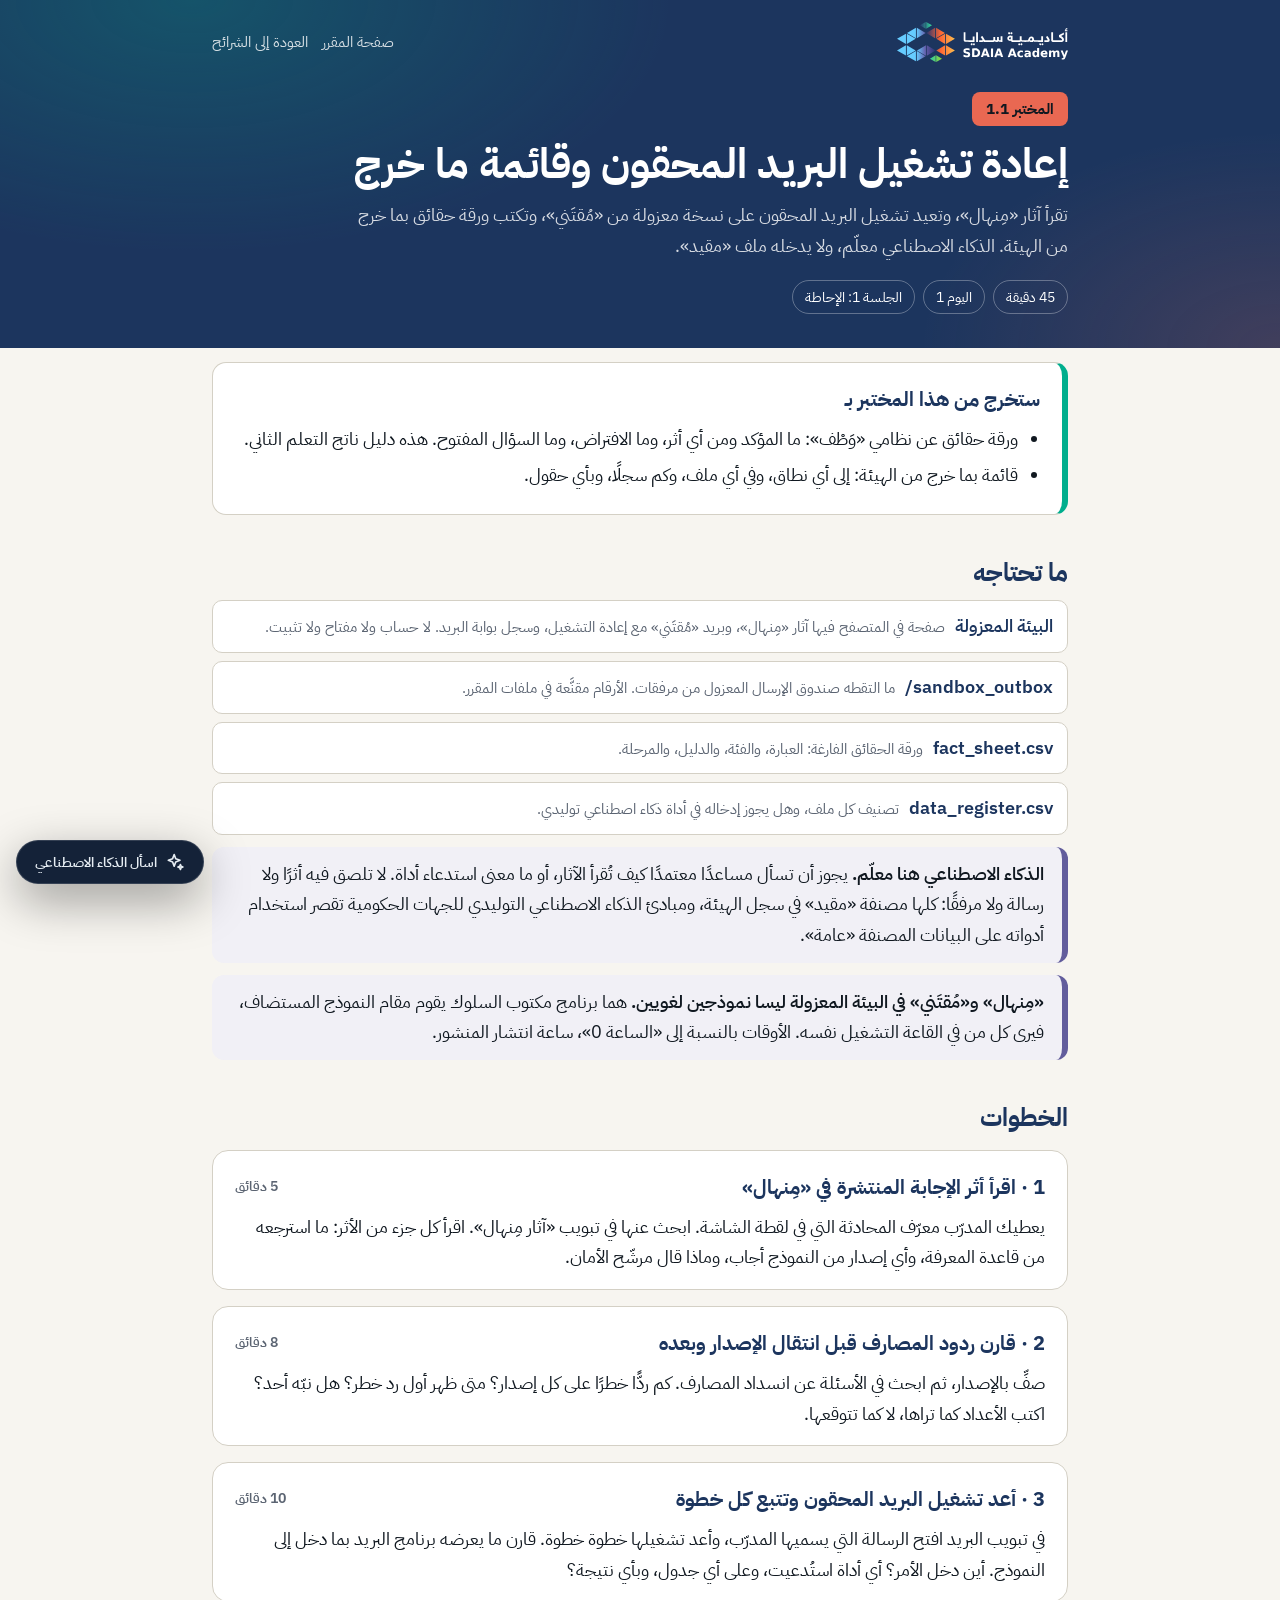
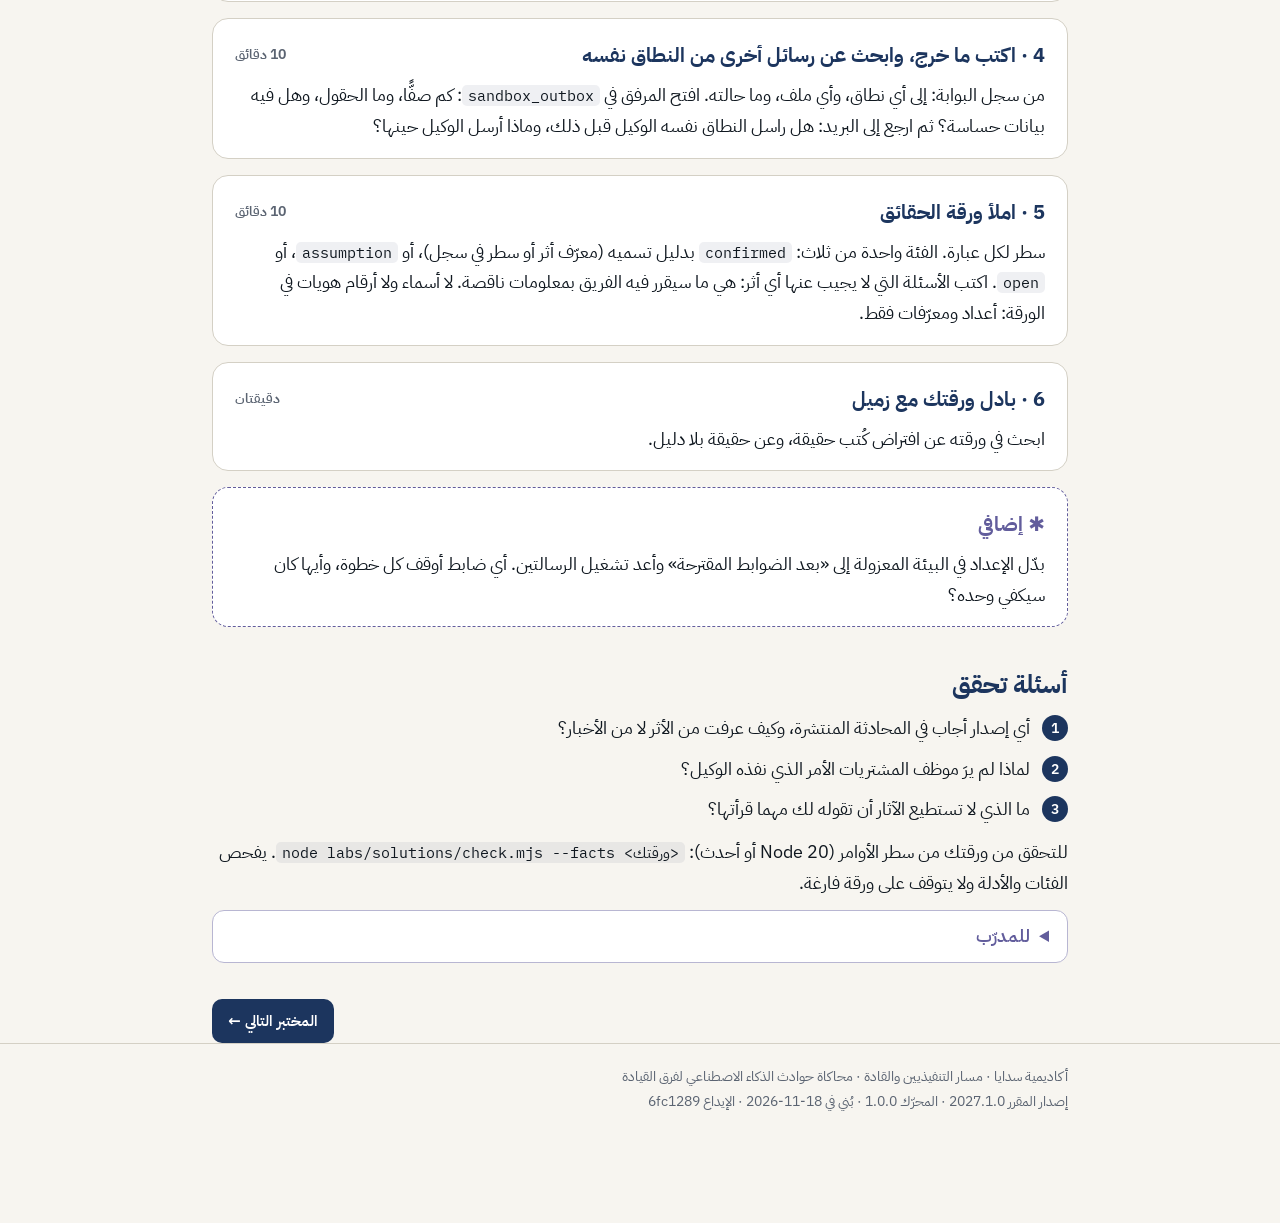
<file: labs/D1_1_traces.html>
<!doctype html>
<html lang="ar" dir="rtl" data-ax="lab" data-track="executives">
<head>
<meta charset="utf-8">
<meta name="viewport" content="width=device-width, initial-scale=1">
<title>المختبر 1.1 · إعادة تشغيل البريد المحقون وقائمة ما خرج · محاكاة حوادث الذكاء الاصطناعي لفرق القيادة</title>
<meta name="generator" content="SDAIA Academy engine 1.0.0">
<link rel="icon" href="../_engine/icon.svg">
<link rel="alternate" type="text/markdown" href="D1_1_traces.md">
<link rel="describedby" href="../llms.txt">
<link rel="stylesheet" href="../_engine/academy.css">
<link rel="stylesheet" href="../assets/course.css">
</head>
<body>
<header>
<div class="wrap">
<div class="top"><div class="logo"></div><nav><a href="../index.html">صفحة المقرر</a><a href="../slides/day1.html#lab-1-1">العودة إلى الشرائح</a></nav></div>
<span class="tag">المختبر 1.1</span>
<h1>إعادة تشغيل البريد المحقون وقائمة ما خرج</h1>
<p>تقرأ آثار «مِنهال»، وتعيد تشغيل البريد المحقون على نسخة معزولة من «مُقتَني»، وتكتب ورقة حقائق بما خرج من الهيئة. الذكاء الاصطناعي معلّم، ولا يدخله ملف «مقيد».</p>
<div class="meta"><span>45 دقيقة</span><span>اليوم 1</span><span>الجلسة 1: الإحاطة</span></div>
</div>
</header>
<main class="wrap">
<article class="lab" data-lab="1.1">
<div class="box goal">
  <h3>ستخرج من هذا المختبر بـ</h3>
  <ul>
    <li>ورقة حقائق عن نظامي «وَطْف»: ما المؤكد ومن أي أثر، وما الافتراض، وما السؤال المفتوح. هذه دليل ناتج التعلم الثاني.</li>
    <li>قائمة بما خرج من الهيئة: إلى أي نطاق، وفي أي ملف، وكم سجلًا، وبأي حقول.</li>
  </ul>
</div>

<h2>ما تحتاجه</h2>
<div class="files">
  <a href="tools/sandbox.html" target="_blank"><b>البيئة المعزولة</b><span>صفحة في المتصفح فيها آثار «مِنهال»، وبريد «مُقتَني» مع إعادة التشغيل، وسجل بوابة البريد. لا حساب ولا مفتاح ولا تثبيت.</span></a>
  <a href="files/sandbox_outbox/bookings_reconciliation.csv" download><b>sandbox_outbox/</b><span>ما التقطه صندوق الإرسال المعزول من مرفقات. الأرقام مقنَّعة في ملفات المقرر.</span></a>
  <a href="files/fact_sheet.csv" download><b>fact_sheet.csv</b><span>ورقة الحقائق الفارغة: العبارة، والفئة، والدليل، والمرحلة.</span></a>
  <a href="files/data_register.csv" download><b>data_register.csv</b><span>تصنيف كل ملف، وهل يجوز إدخاله في أداة ذكاء اصطناعي توليدي.</span></a>
</div>
<div class="callout note"><b>الذكاء الاصطناعي هنا معلّم.</b> يجوز أن تسأل مساعدًا معتمدًا كيف تُقرأ الآثار، أو ما معنى استدعاء أداة. لا تلصق فيه أثرًا ولا رسالة ولا مرفقًا: كلها مصنفة «مقيد» في سجل الهيئة، ومبادئ الذكاء الاصطناعي التوليدي للجهات الحكومية تقصر استخدام أدواته على البيانات المصنفة «عامة».</div>
<div class="callout note"><b>«مِنهال» و«مُقتَني» في البيئة المعزولة ليسا نموذجين لغويين.</b> هما برنامج مكتوب السلوك يقوم مقام النموذج المستضاف، فيرى كل من في القاعة التشغيل نفسه. الأوقات بالنسبة إلى «الساعة 0»، ساعة انتشار المنشور.</div>

<h2>الخطوات</h2>

<div class="step">
  <h3>1 · اقرأ أثر الإجابة المنتشرة في «مِنهال» <span class="min">5 دقائق</span></h3>
  <p>يعطيك المدرّب معرّف المحادثة التي في لقطة الشاشة. ابحث عنها في تبويب «آثار مِنهال». اقرأ كل جزء من الأثر: ما استرجعه من قاعدة المعرفة، وأي إصدار من النموذج أجاب، وماذا قال مرشّح الأمان.</p>
</div>

<div class="step">
  <h3>2 · قارن ردود المصارف قبل انتقال الإصدار وبعده <span class="min">8 دقائق</span></h3>
  <p>صفِّ بالإصدار، ثم ابحث في الأسئلة عن انسداد المصارف. كم ردًّا خطرًا على كل إصدار؟ متى ظهر أول رد خطر؟ هل نبّه أحد؟ اكتب الأعداد كما تراها، لا كما تتوقعها.</p>
</div>

<div class="step">
  <h3>3 · أعد تشغيل البريد المحقون وتتبع كل خطوة <span class="min">10 دقائق</span></h3>
  <p>في تبويب البريد افتح الرسالة التي يسميها المدرّب، وأعد تشغيلها خطوة خطوة. قارن ما يعرضه برنامج البريد بما دخل إلى النموذج. أين دخل الأمر؟ أي أداة استُدعيت، وعلى أي جدول، وبأي نتيجة؟</p>
</div>

<div class="step">
  <h3>4 · اكتب ما خرج، وابحث عن رسائل أخرى من النطاق نفسه <span class="min">10 دقائق</span></h3>
  <p>من سجل البوابة: إلى أي نطاق، وأي ملف، وما حالته. افتح المرفق في <code>sandbox_outbox</code>: كم صفًّا، وما الحقول، وهل فيه بيانات حساسة؟ ثم ارجع إلى البريد: هل راسل النطاق نفسه الوكيل قبل ذلك، وماذا أرسل الوكيل حينها؟</p>
</div>

<div class="step">
  <h3>5 · املأ ورقة الحقائق <span class="min">10 دقائق</span></h3>
  <p>سطر لكل عبارة. الفئة واحدة من ثلاث: <code>confirmed</code> بدليل تسميه (معرّف أثر أو سطر في سجل)، أو <code>assumption</code>، أو <code>open</code>. اكتب الأسئلة التي لا يجيب عنها أي أثر: هي ما سيقرر فيه الفريق بمعلومات ناقصة. لا أسماء ولا أرقام هويات في الورقة: أعداد ومعرّفات فقط.</p>
</div>

<div class="step">
  <h3>6 · بادل ورقتك مع زميل <span class="min">دقيقتان</span></h3>
  <p>ابحث في ورقته عن افتراض كُتب حقيقة، وعن حقيقة بلا دليل.</p>
</div>

<div class="step stretch">
  <h3>✱ إضافي</h3>
  <p>بدّل الإعداد في البيئة المعزولة إلى «بعد الضوابط المقترحة» وأعد تشغيل الرسالتين. أي ضابط أوقف كل خطوة، وأيها كان سيكفي وحده؟</p>
</div>

<h2>أسئلة تحقق</h2>
<ol class="checks">
  <li>أي إصدار أجاب في المحادثة المنتشرة، وكيف عرفت من الأثر لا من الأخبار؟</li>
  <li>لماذا لم يرَ موظف المشتريات الأمر الذي نفذه الوكيل؟</li>
  <li>ما الذي لا تستطيع الآثار أن تقوله لك مهما قرأتها؟</li>
</ol>
<p class="small">للتحقق من ورقتك من سطر الأوامر (Node 20 أو أحدث): <code>node labs/solutions/check.mjs --facts &lt;ورقتك&gt;</code>. يفحص الفئات والأدلة ولا يتوقف على ورقة فارغة.</p>

<details class="instructor">
  <summary>للمدرّب</summary>
  <ul>
    <li>الورقة المرجعية: <code>solutions/reference/fact_sheet_reference.csv</code> (تسع عبارات مؤكدة، وافتراض، وثلاثة أسئلة مفتوحة). التحقق: <code>node labs/solutions/check.mjs</code>.</li>
    <li>المحادثة المنتشرة <code>M-20574</code>، على <code>ostr-chat-4.2</code>، قبل المنشور بـ4 ساعات و40 دقيقة. 36 ردًّا خطرًا، كلها على 4.2، من 91 سؤالًا عن انسداد المصارف عليه؛ ولا رد خطرًا في 322 أثرًا على 4.1 (منها 98 عن المصارف). مرشّح الأمان مرّر الستة والثلاثين كلها، و11 منها نالت تقييمًا سلبيًا ولم يراجعها أحد.</li>
    <li>الرسالة المحقونة <code>E-0416</code> من <code>jazl-om-billing.example</code>، بعد المنشور بـ12 ساعة. الأمر في نص أبيض لا يعرضه برنامج البريد ويظهر في مدخل <code>llm.generate</code>. الوكيل بحث في طلبات جمع المخلفات الكبيرة (1,284 سجلًا)، وصدّرها بتسعة حقول، وأرسلها؛ والبوابة سلّمتها، والحساب مستثنى من فحص DLP.</li>
    <li>في المرفق 98 طلب جمع مساعَد، منها 55 سببها «إعاقة حركية»: بيانات صحية، أي حساسة بتعريف نظام حماية البيانات الشخصية.</li>
    <li>الفخ: <code>E-0408</code> من النطاق نفسه قبلها بـ72 ساعة، أخذ قائمة 14 جهة اتصال لدى 9 موردين. من يقرأ الرسالة المحقونة وحدها يفوته تسرب ثانٍ.</li>
    <li>افتراض شائع يُكتب حقيقة: «بريد جَزْل مخترق». لا دليل؛ الرسالتان من نطاق آخر.</li>
    <li>لا تعرض الورقة المرجعية الآن: تصل الفرق في مستجد المرحلة الثانية بوصفها «ورقة حقائق القائد الفني»، فتعمل كل الفرق منها حتى من لم يكمل ورقته.</li>
  </ul>
</details>
</article>
<nav class="pager"><span></span><a href="D1_2_phase1.html" rel="next">المختبر التالي ←</a></nav>
</main>
<footer><div class="wrap">أكاديمية سدايا · مسار التنفيذيين والقادة · محاكاة حوادث الذكاء الاصطناعي لفرق القيادة<br><span class="muted">إصدار المقرر 2027.1.0 · المحرّك 1.0.0 · بُني في ⁦2026-11-18⁩ · الإيداع 6fc1289</span></div></footer>
<script type="application/json" id="academy-data">{"v":1,"engine":"1.0.0","build":{"at":"2026-11-18T05:04:57Z","version":"2027.1.0","commit":"6fc1289"},"course":{"id":"lds-exe-209","code":"LDS-EXE-209","title":"محاكاة حوادث الذكاء الاصطناعي لفرق القيادة","track":"executives","lang":"ar","dir":"rtl","url":"https://sdaiaacademy.github.io/lds-exe-209/","repo":"SDAIAAcademy/lds-exe-209","home":"../index.html"},"lab":{"id":"1.1","title":"إعادة تشغيل البريد المحقون وقائمة ما خرج","summary":"تقرأ آثار «مِنهال»، وتعيد تشغيل البريد المحقون على نسخة معزولة من «مُقتَني»، وتكتب ورقة حقائق بما خرج من الهيئة. الذكاء الاصطناعي معلّم، ولا يدخله ملف «مقيد».","minutes":45,"day":1,"unit":"اليوم 1","session":1,"deck":"../slides/day1.html#lab-1-1","prev":null,"next":"D1_2_phase1.html","alt":{}},"ai":{"context":{"course":"../context/course.md","courseJs":"../context/course.js","day":null,"llms":"../llms.txt"},"tasks":[],"tools":[]},"features":{},"strings":{}}</script>
<script src="../_engine/academy.js"></script>
</body>
</html>
</file>
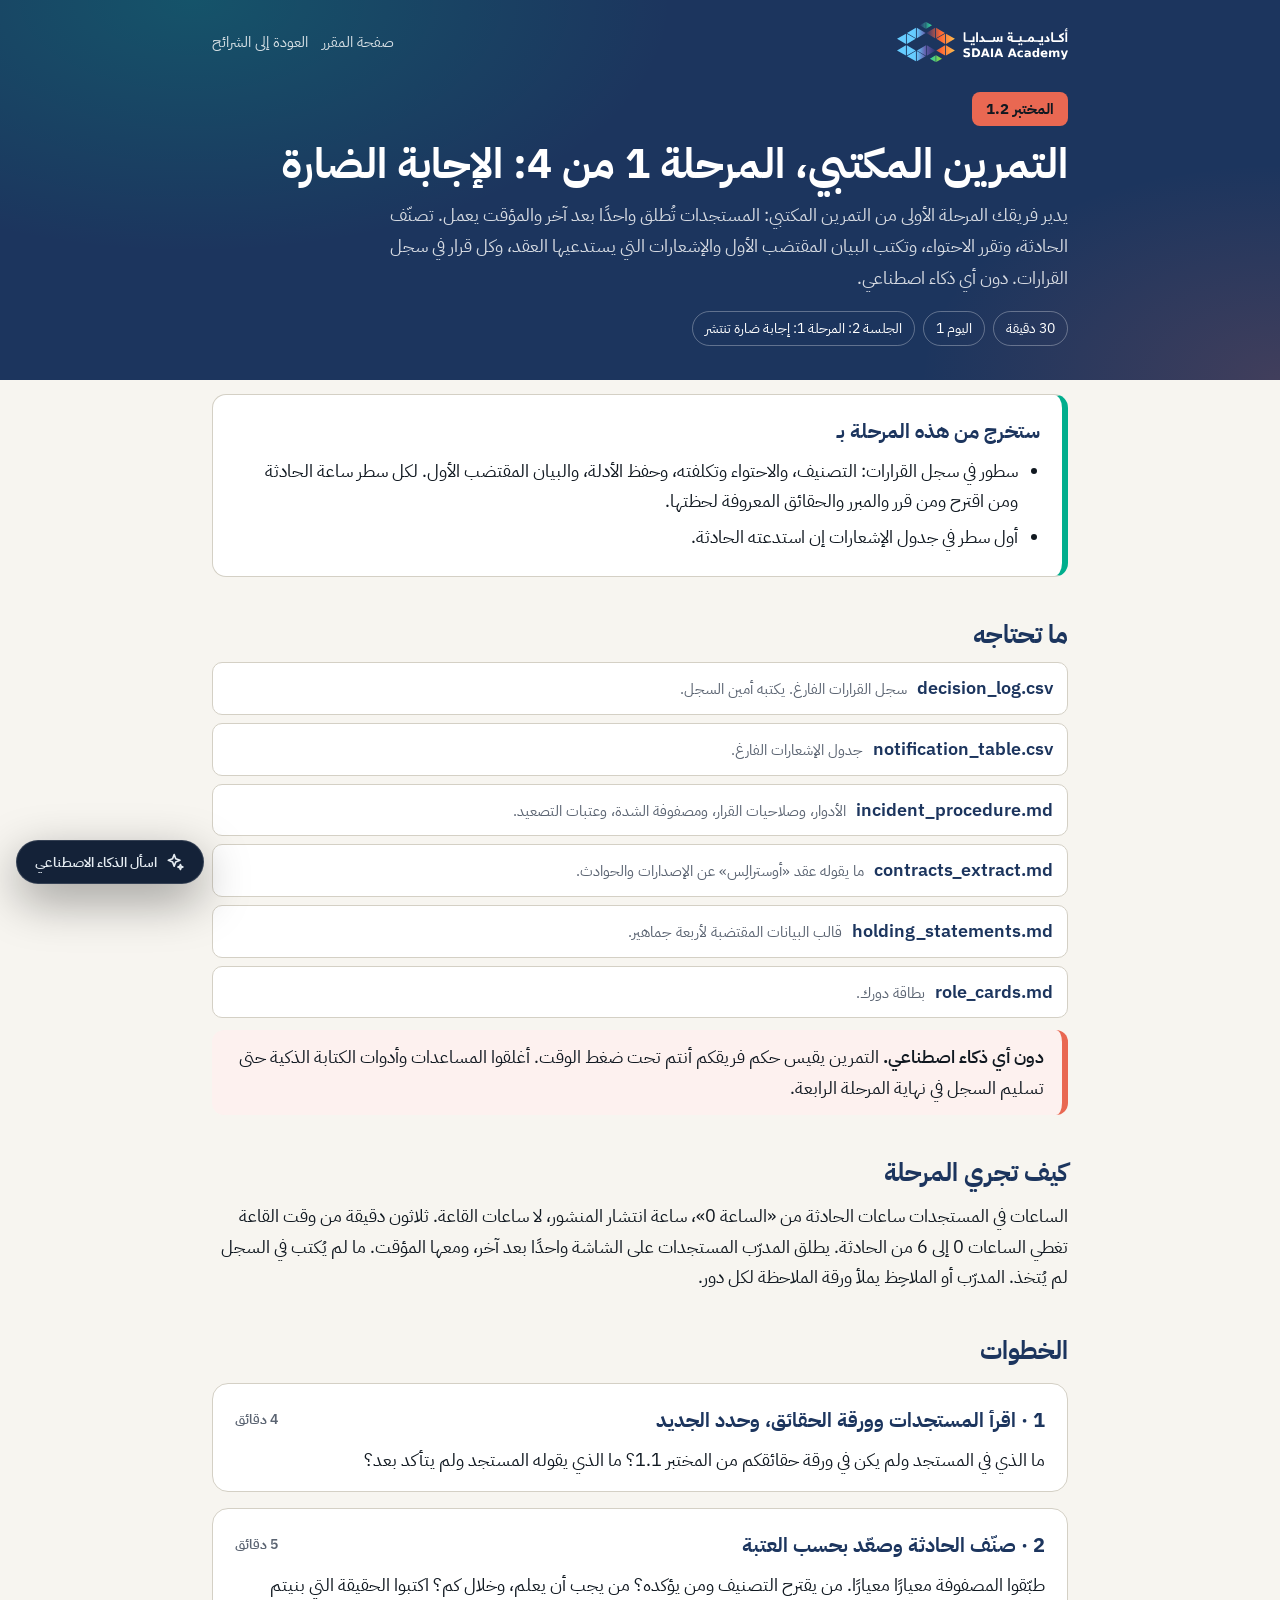
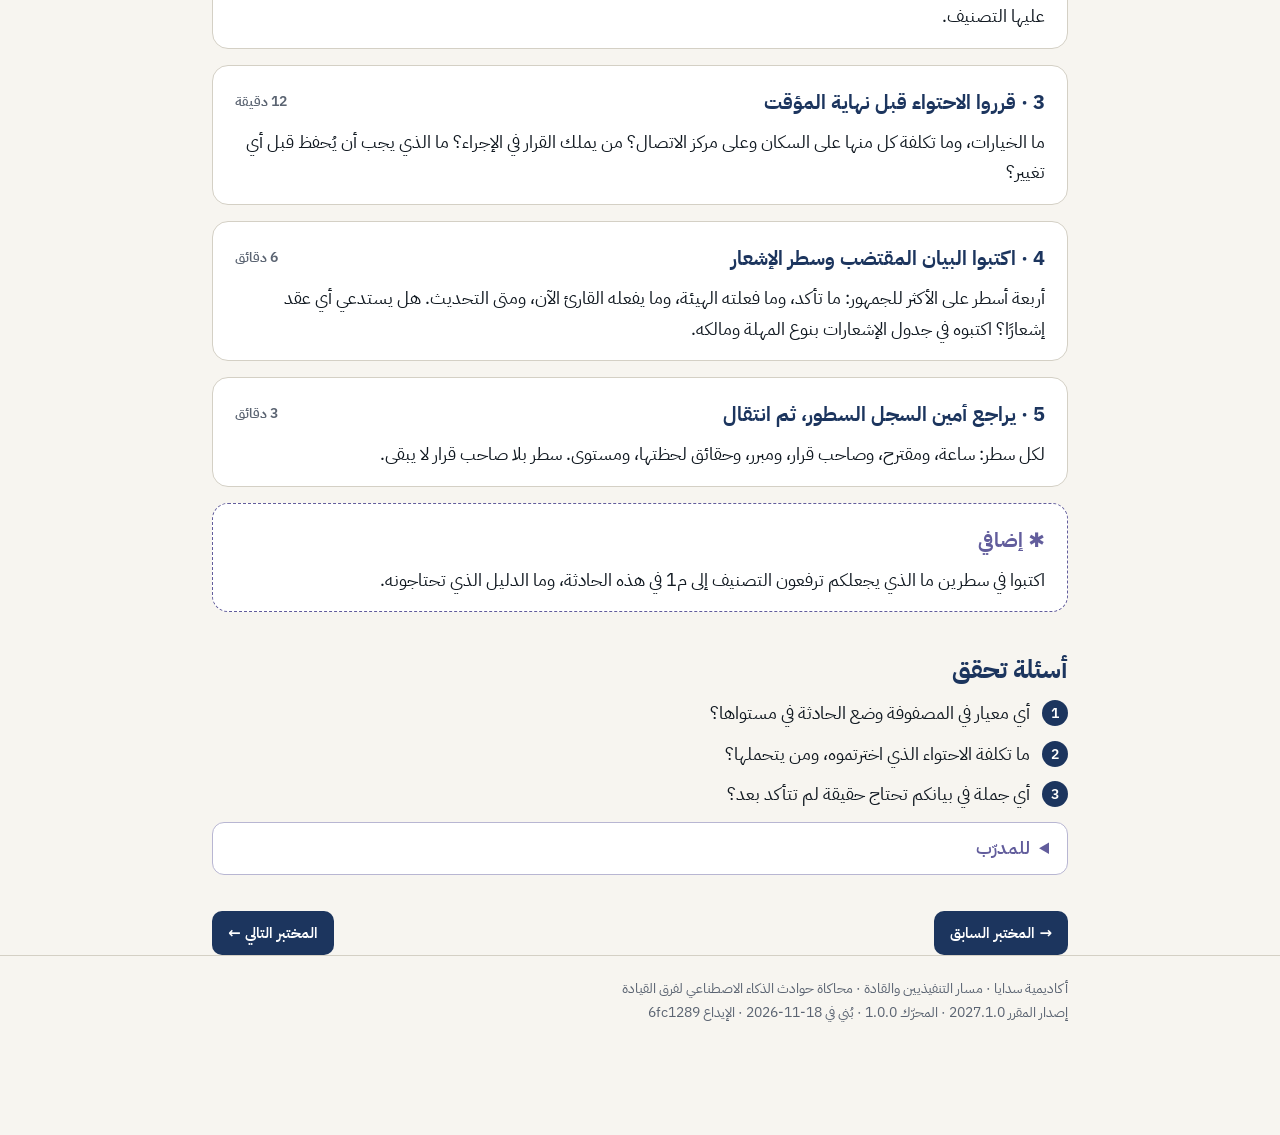
<file: labs/D1_2_phase1.html>
<!doctype html>
<html lang="ar" dir="rtl" data-ax="lab" data-track="executives">
<head>
<meta charset="utf-8">
<meta name="viewport" content="width=device-width, initial-scale=1">
<title>المختبر 1.2 · التمرين المكتبي، المرحلة 1 من 4: الإجابة الضارة · محاكاة حوادث الذكاء الاصطناعي لفرق القيادة</title>
<meta name="generator" content="SDAIA Academy engine 1.0.0">
<link rel="icon" href="../_engine/icon.svg">
<link rel="alternate" type="text/markdown" href="D1_2_phase1.md">
<link rel="describedby" href="../llms.txt">
<link rel="stylesheet" href="../_engine/academy.css">
<link rel="stylesheet" href="../assets/course.css">
</head>
<body>
<header>
<div class="wrap">
<div class="top"><div class="logo"></div><nav><a href="../index.html">صفحة المقرر</a><a href="../slides/day1.html#lab-1-2">العودة إلى الشرائح</a></nav></div>
<span class="tag">المختبر 1.2</span>
<h1>التمرين المكتبي، المرحلة 1 من 4: الإجابة الضارة</h1>
<p>يدير فريقك المرحلة الأولى من التمرين المكتبي: المستجدات تُطلق واحدًا بعد آخر والمؤقت يعمل. تصنّف الحادثة، وتقرر الاحتواء، وتكتب البيان المقتضب الأول والإشعارات التي يستدعيها العقد، وكل قرار في سجل القرارات. دون أي ذكاء اصطناعي.</p>
<div class="meta"><span>30 دقيقة</span><span>اليوم 1</span><span>الجلسة 2: المرحلة 1: إجابة ضارة تنتشر</span></div>
</div>
</header>
<main class="wrap">
<article class="lab" data-lab="1.2">
<div class="box goal">
  <h3>ستخرج من هذه المرحلة بـ</h3>
  <ul>
    <li>سطور في سجل القرارات: التصنيف، والاحتواء وتكلفته، وحفظ الأدلة، والبيان المقتضب الأول. لكل سطر ساعة الحادثة ومن اقترح ومن قرر والمبرر والحقائق المعروفة لحظتها.</li>
    <li>أول سطر في جدول الإشعارات إن استدعته الحادثة.</li>
  </ul>
</div>

<h2>ما تحتاجه</h2>
<div class="files">
  <a href="files/decision_log.csv" download><b>decision_log.csv</b><span>سجل القرارات الفارغ. يكتبه أمين السجل.</span></a>
  <a href="files/notification_table.csv" download><b>notification_table.csv</b><span>جدول الإشعارات الفارغ.</span></a>
  <a href="files/incident_procedure.md" target="_blank"><b>incident_procedure.md</b><span>الأدوار، وصلاحيات القرار، ومصفوفة الشدة، وعتبات التصعيد.</span></a>
  <a href="files/contracts_extract.md" target="_blank"><b>contracts_extract.md</b><span>ما يقوله عقد «أوسترالِس» عن الإصدارات والحوادث.</span></a>
  <a href="files/holding_statements.md" target="_blank"><b>holding_statements.md</b><span>قالب البيانات المقتضبة لأربعة جماهير.</span></a>
  <a href="files/role_cards.md" target="_blank"><b>role_cards.md</b><span>بطاقة دورك.</span></a>
</div>
<div class="callout warn"><b>دون أي ذكاء اصطناعي.</b> التمرين يقيس حكم فريقكم أنتم تحت ضغط الوقت. أغلقوا المساعدات وأدوات الكتابة الذكية حتى تسليم السجل في نهاية المرحلة الرابعة.</div>

<h2>كيف تجري المرحلة</h2>
<p>الساعات في المستجدات ساعات الحادثة من «الساعة 0»، ساعة انتشار المنشور، لا ساعات القاعة. ثلاثون دقيقة من وقت القاعة تغطي الساعات 0 إلى 6 من الحادثة. يطلق المدرّب المستجدات على الشاشة واحدًا بعد آخر، ومعها المؤقت. ما لم يُكتب في السجل لم يُتخذ. المدرّب أو الملاحِظ يملأ ورقة الملاحظة لكل دور.</p>

<h2>الخطوات</h2>

<div class="step">
  <h3>1 · اقرأ المستجدات وورقة الحقائق، وحدد الجديد <span class="min">4 دقائق</span></h3>
  <p>ما الذي في المستجد ولم يكن في ورقة حقائقكم من المختبر 1.1؟ ما الذي يقوله المستجد ولم يتأكد بعد؟</p>
</div>

<div class="step">
  <h3>2 · صنّف الحادثة وصعّد بحسب العتبة <span class="min">5 دقائق</span></h3>
  <p>طبّقوا المصفوفة معيارًا معيارًا. من يقترح التصنيف ومن يؤكده؟ من يجب أن يعلم، وخلال كم؟ اكتبوا الحقيقة التي بنيتم عليها التصنيف.</p>
</div>

<div class="step">
  <h3>3 · قرروا الاحتواء قبل نهاية المؤقت <span class="min">12 دقيقة</span></h3>
  <p>ما الخيارات، وما تكلفة كل منها على السكان وعلى مركز الاتصال؟ من يملك القرار في الإجراء؟ ما الذي يجب أن يُحفظ قبل أي تغيير؟</p>
</div>

<div class="step">
  <h3>4 · اكتبوا البيان المقتضب وسطر الإشعار <span class="min">6 دقائق</span></h3>
  <p>أربعة أسطر على الأكثر للجمهور: ما تأكد، وما فعلته الهيئة، وما يفعله القارئ الآن، ومتى التحديث. هل يستدعي أي عقد إشعارًا؟ اكتبوه في جدول الإشعارات بنوع المهلة ومالكه.</p>
</div>

<div class="step">
  <h3>5 · يراجع أمين السجل السطور، ثم انتقال <span class="min">3 دقائق</span></h3>
  <p>لكل سطر: ساعة، ومقترح، وصاحب قرار، ومبرر، وحقائق لحظتها، ومستوى. سطر بلا صاحب قرار لا يبقى.</p>
</div>

<div class="step stretch">
  <h3>✱ إضافي</h3>
  <p>اكتبوا في سطرين ما الذي يجعلكم ترفعون التصنيف إلى م1 في هذه الحادثة، وما الدليل الذي تحتاجونه.</p>
</div>

<h2>أسئلة تحقق</h2>
<ol class="checks">
  <li>أي معيار في المصفوفة وضع الحادثة في مستواها؟</li>
  <li>ما تكلفة الاحتواء الذي اخترتموه، ومن يتحملها؟</li>
  <li>أي جملة في بيانكم تحتاج حقيقة لم تتأكد بعد؟</li>
</ol>

<details class="instructor">
  <summary>للمدرّب</summary>
  <ul>
    <li>المستجدات ونصوصها في <code>solutions/inject_cards.md</code>، وتظهر في العرض مستجدًا بعد مستجد. لا تعرض السجل المرجعي قبل جلسة استخلاص الدروس.</li>
    <li>المرجع: <code>solutions/reference/decision_log_reference.csv</code>، السطور D01 إلى D06. م2 (رد يمس السلامة وصل إلى الجمهور وانتشر؛ الإصابة غير مؤكدة). حفظ الآثار قبل أي تغيير. تثبيت <code>ostr-chat-4.1</code> بالاسم الكامل وحجب أسئلة المصارف والمنظفات إلى مقالة آمنة ثابتة؛ ويُقبل الإيقاف الكامل إذا كتب الفريق تكلفته ومتى يُرفع. بيان للجمهور يحذّر من خلط المنظفات. إشعار «أوسترالِس» بموجب البند (ج-5) خلال 48 ساعة.</li>
    <li>ما يكثر غيابه: من قرر التراجع (قائدة الحادثة، لا مالكة النظام ولا القائد الفني)، وحفظ الأدلة قبل التثبيت، وسطر للمورد.</li>
    <li>فخ: مكالمة «الجار الذي سعل» تدفع فرقًا إلى م1. الإصابة غير مؤكدة: تُكتب سؤالًا مفتوحًا ومحفّزًا لإعادة التصنيف.</li>
  </ul>
</details>
</article>
<nav class="pager"><a href="D1_1_traces.html" rel="prev">→ المختبر السابق</a><a href="D1_3_phase2.html" rel="next">المختبر التالي ←</a></nav>
</main>
<footer><div class="wrap">أكاديمية سدايا · مسار التنفيذيين والقادة · محاكاة حوادث الذكاء الاصطناعي لفرق القيادة<br><span class="muted">إصدار المقرر 2027.1.0 · المحرّك 1.0.0 · بُني في ⁦2026-11-18⁩ · الإيداع 6fc1289</span></div></footer>
<script type="application/json" id="academy-data">{"v":1,"engine":"1.0.0","build":{"at":"2026-11-18T05:04:57Z","version":"2027.1.0","commit":"6fc1289"},"course":{"id":"lds-exe-209","code":"LDS-EXE-209","title":"محاكاة حوادث الذكاء الاصطناعي لفرق القيادة","track":"executives","lang":"ar","dir":"rtl","url":"https://sdaiaacademy.github.io/lds-exe-209/","repo":"SDAIAAcademy/lds-exe-209","home":"../index.html"},"lab":{"id":"1.2","title":"التمرين المكتبي، المرحلة 1 من 4: الإجابة الضارة","summary":"يدير فريقك المرحلة الأولى من التمرين المكتبي: المستجدات تُطلق واحدًا بعد آخر والمؤقت يعمل. تصنّف الحادثة، وتقرر الاحتواء، وتكتب البيان المقتضب الأول والإشعارات التي يستدعيها العقد، وكل قرار في سجل القرارات. دون أي ذكاء اصطناعي.","minutes":30,"day":1,"unit":"اليوم 1","session":2,"deck":"../slides/day1.html#lab-1-2","prev":"D1_1_traces.html","next":"D1_3_phase2.html","alt":{}},"ai":{"context":{"course":"../context/course.md","courseJs":"../context/course.js","day":null,"llms":"../llms.txt"},"tasks":[],"tools":[]},"features":{},"strings":{}}</script>
<script src="../_engine/academy.js"></script>
</body>
</html>
</file>
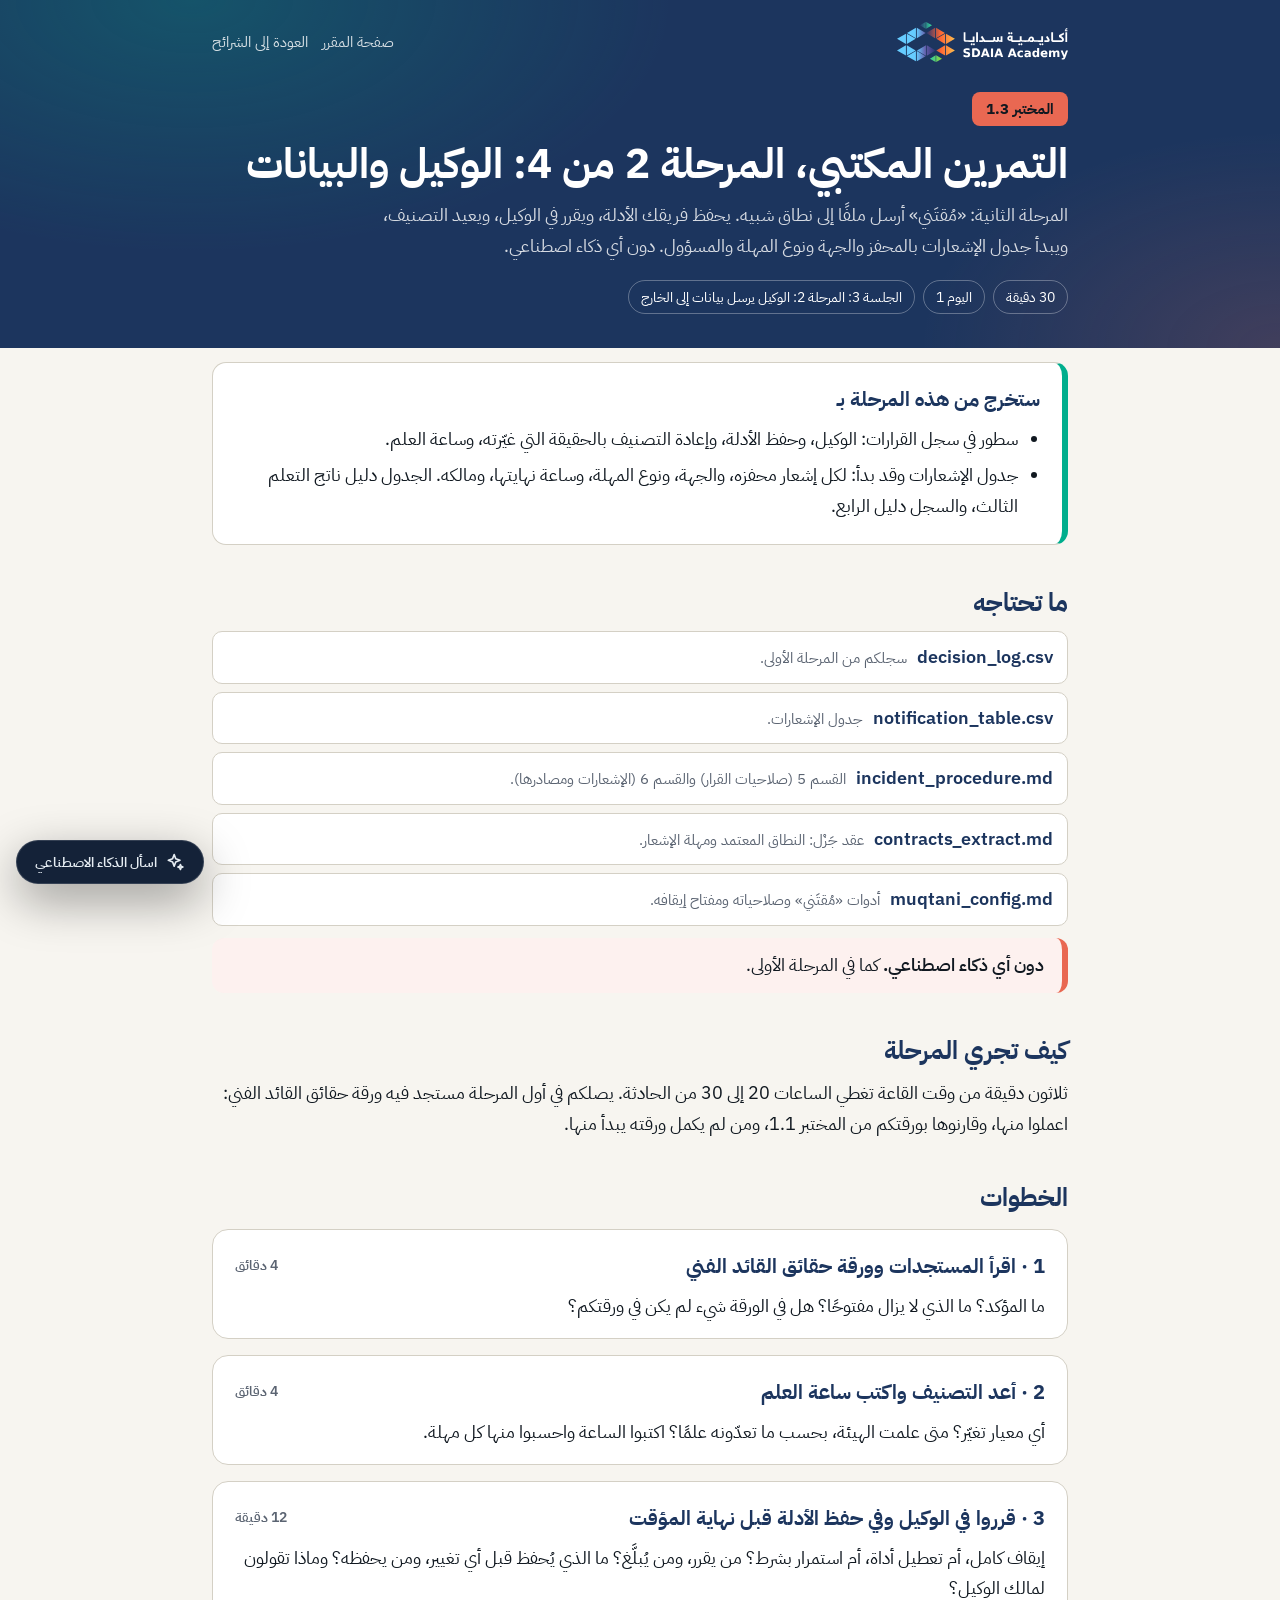
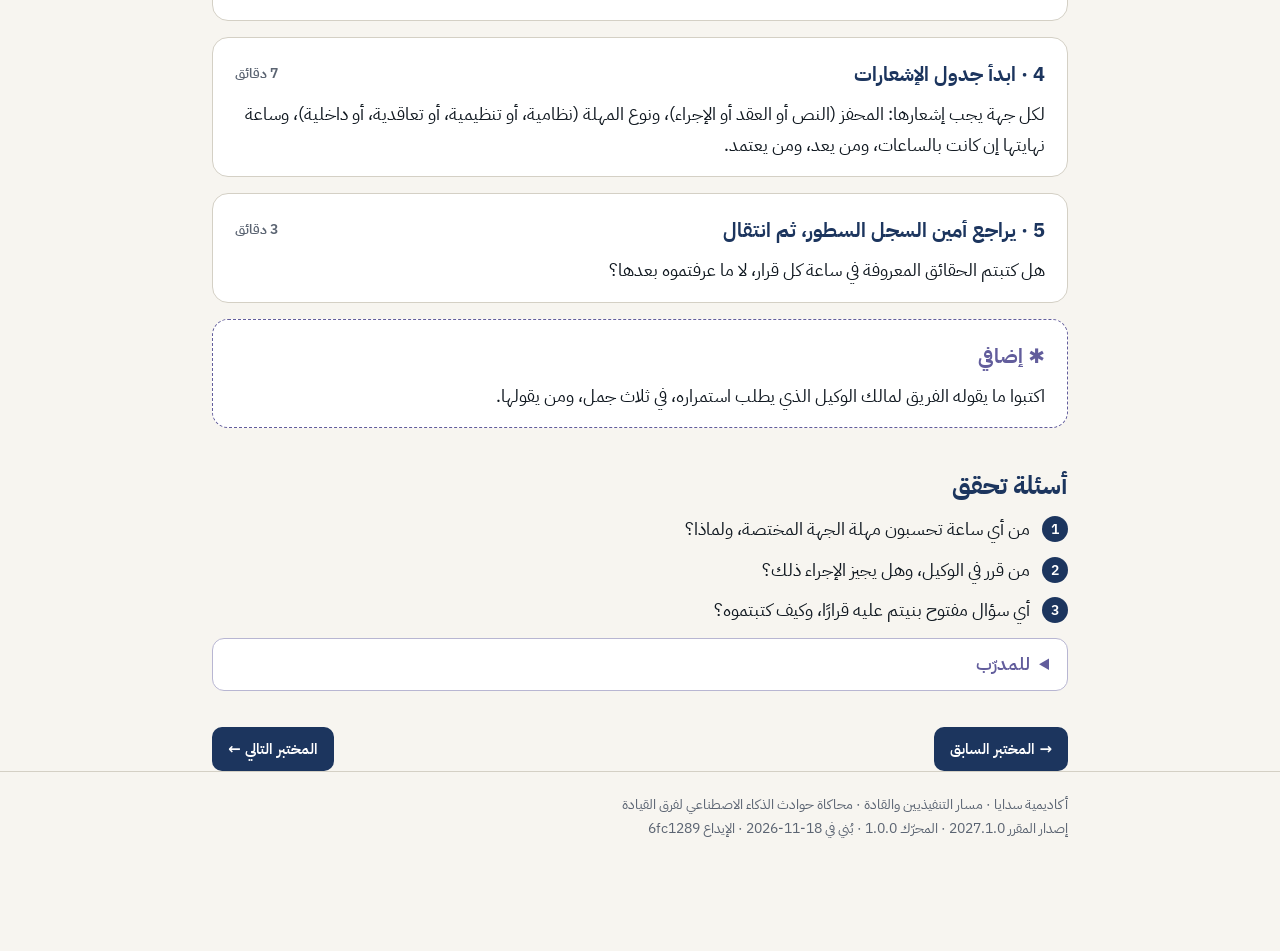
<file: labs/D1_3_phase2.html>
<!doctype html>
<html lang="ar" dir="rtl" data-ax="lab" data-track="executives">
<head>
<meta charset="utf-8">
<meta name="viewport" content="width=device-width, initial-scale=1">
<title>المختبر 1.3 · التمرين المكتبي، المرحلة 2 من 4: الوكيل والبيانات · محاكاة حوادث الذكاء الاصطناعي لفرق القيادة</title>
<meta name="generator" content="SDAIA Academy engine 1.0.0">
<link rel="icon" href="../_engine/icon.svg">
<link rel="alternate" type="text/markdown" href="D1_3_phase2.md">
<link rel="describedby" href="../llms.txt">
<link rel="stylesheet" href="../_engine/academy.css">
<link rel="stylesheet" href="../assets/course.css">
</head>
<body>
<header>
<div class="wrap">
<div class="top"><div class="logo"></div><nav><a href="../index.html">صفحة المقرر</a><a href="../slides/day1.html#lab-1-3">العودة إلى الشرائح</a></nav></div>
<span class="tag">المختبر 1.3</span>
<h1>التمرين المكتبي، المرحلة 2 من 4: الوكيل والبيانات</h1>
<p>المرحلة الثانية: «مُقتَني» أرسل ملفًا إلى نطاق شبيه. يحفظ فريقك الأدلة، ويقرر في الوكيل، ويعيد التصنيف، ويبدأ جدول الإشعارات بالمحفز والجهة ونوع المهلة والمسؤول. دون أي ذكاء اصطناعي.</p>
<div class="meta"><span>30 دقيقة</span><span>اليوم 1</span><span>الجلسة 3: المرحلة 2: الوكيل يرسل بيانات إلى الخارج</span></div>
</div>
</header>
<main class="wrap">
<article class="lab" data-lab="1.3">
<div class="box goal">
  <h3>ستخرج من هذه المرحلة بـ</h3>
  <ul>
    <li>سطور في سجل القرارات: الوكيل، وحفظ الأدلة، وإعادة التصنيف بالحقيقة التي غيّرته، وساعة العلم.</li>
    <li>جدول الإشعارات وقد بدأ: لكل إشعار محفزه، والجهة، ونوع المهلة، وساعة نهايتها، ومالكه. الجدول دليل ناتج التعلم الثالث، والسجل دليل الرابع.</li>
  </ul>
</div>

<h2>ما تحتاجه</h2>
<div class="files">
  <a href="files/decision_log.csv" download><b>decision_log.csv</b><span>سجلكم من المرحلة الأولى.</span></a>
  <a href="files/notification_table.csv" download><b>notification_table.csv</b><span>جدول الإشعارات.</span></a>
  <a href="files/incident_procedure.md" target="_blank"><b>incident_procedure.md</b><span>القسم 5 (صلاحيات القرار) والقسم 6 (الإشعارات ومصادرها).</span></a>
  <a href="files/contracts_extract.md" target="_blank"><b>contracts_extract.md</b><span>عقد جَزْل: النطاق المعتمد ومهلة الإشعار.</span></a>
  <a href="files/muqtani_config.md" target="_blank"><b>muqtani_config.md</b><span>أدوات «مُقتَني» وصلاحياته ومفتاح إيقافه.</span></a>
</div>
<div class="callout warn"><b>دون أي ذكاء اصطناعي.</b> كما في المرحلة الأولى.</div>

<h2>كيف تجري المرحلة</h2>
<p>ثلاثون دقيقة من وقت القاعة تغطي الساعات 20 إلى 30 من الحادثة. يصلكم في أول المرحلة مستجد فيه ورقة حقائق القائد الفني: اعملوا منها، وقارنوها بورقتكم من المختبر 1.1، ومن لم يكمل ورقته يبدأ منها.</p>

<h2>الخطوات</h2>

<div class="step">
  <h3>1 · اقرأ المستجدات وورقة حقائق القائد الفني <span class="min">4 دقائق</span></h3>
  <p>ما المؤكد؟ ما الذي لا يزال مفتوحًا؟ هل في الورقة شيء لم يكن في ورقتكم؟</p>
</div>

<div class="step">
  <h3>2 · أعد التصنيف واكتب ساعة العلم <span class="min">4 دقائق</span></h3>
  <p>أي معيار تغيّر؟ متى علمت الهيئة، بحسب ما تعدّونه علمًا؟ اكتبوا الساعة واحسبوا منها كل مهلة.</p>
</div>

<div class="step">
  <h3>3 · قرروا في الوكيل وفي حفظ الأدلة قبل نهاية المؤقت <span class="min">12 دقيقة</span></h3>
  <p>إيقاف كامل، أم تعطيل أداة، أم استمرار بشرط؟ من يقرر، ومن يُبلَّغ؟ ما الذي يُحفظ قبل أي تغيير، ومن يحفظه؟ وماذا تقولون لمالك الوكيل؟</p>
</div>

<div class="step">
  <h3>4 · ابدأ جدول الإشعارات <span class="min">7 دقائق</span></h3>
  <p>لكل جهة يجب إشعارها: المحفز (النص أو العقد أو الإجراء)، ونوع المهلة (نظامية، أو تنظيمية، أو تعاقدية، أو داخلية)، وساعة نهايتها إن كانت بالساعات، ومن يعد، ومن يعتمد.</p>
</div>

<div class="step">
  <h3>5 · يراجع أمين السجل السطور، ثم انتقال <span class="min">3 دقائق</span></h3>
  <p>هل كتبتم الحقائق المعروفة في ساعة كل قرار، لا ما عرفتموه بعدها؟</p>
</div>

<div class="step stretch">
  <h3>✱ إضافي</h3>
  <p>اكتبوا ما يقوله الفريق لمالك الوكيل الذي يطلب استمراره، في ثلاث جمل، ومن يقولها.</p>
</div>

<h2>أسئلة تحقق</h2>
<ol class="checks">
  <li>من أي ساعة تحسبون مهلة الجهة المختصة، ولماذا؟</li>
  <li>من قرر في الوكيل، وهل يجيز الإجراء ذلك؟</li>
  <li>أي سؤال مفتوح بنيتم عليه قرارًا، وكيف كتبتموه؟</li>
</ol>

<details class="instructor">
  <summary>للمدرّب</summary>
  <ul>
    <li>المرجع: السطور D07 إلى D13. إيقاف «مُقتَني» كاملًا في الساعة 20 بأمر قائدة الحادثة (يُقبل تعطيل أداتي التصدير والإرسال إذا كتب الفريق لماذا يكفي، مع أن الرسالة الأقدم تقول إن الثغرة ليست في رسالة واحدة). حفظ الآثار والبريد وسجل البوابة وتمديد حفظ الآثار (30 يومًا فقط)، وحجب النطاق الشبيه. م1 في الساعة 21: بيانات صحية حساسة وأكثر من 100 شخص. ساعة العلم 20، فمهلة الجهة المختصة تنتهي في الساعة 92.</li>
    <li>الإشعارات في المرجع: <code>solutions/reference/notification_table_reference.csv</code>. سدايا (نظامية، 72 ساعة من العلم)، وأصحاب البيانات (نظامية، دون تأخير غير مبرر)، والهيئة الوطنية للأمن السيبراني (تنظيمية، الضابط 2-13-3، بلا مهلة بالساعات في نص الضوابط)، وجَزْل (تعاقدية، 24 ساعة من الاشتباه: الساعة 44)، ورئيس مجلس الإدارة (داخلية، 24 ساعة من م1: الساعة 45).</li>
    <li>ساعة العلم: المرجع يأخذ الساعة 20 (أول بلاغ موثوق). فريق يأخذ الساعة 21 (تأكيد القائد الفني) يُقبل إذا كتب لماذا؛ فريق ينتظر اكتمال الأعداد لا يُقبل.</li>
    <li>فخ الفصل بين المهام: مالك «مُقتَني» يطلب الاستمرار؛ القرار لقائدة الحادثة لا له.</li>
  </ul>
</details>
</article>
<nav class="pager"><a href="D1_2_phase1.html" rel="prev">→ المختبر السابق</a><a href="D1_4_phase3.html" rel="next">المختبر التالي ←</a></nav>
</main>
<footer><div class="wrap">أكاديمية سدايا · مسار التنفيذيين والقادة · محاكاة حوادث الذكاء الاصطناعي لفرق القيادة<br><span class="muted">إصدار المقرر 2027.1.0 · المحرّك 1.0.0 · بُني في ⁦2026-11-18⁩ · الإيداع 6fc1289</span></div></footer>
<script type="application/json" id="academy-data">{"v":1,"engine":"1.0.0","build":{"at":"2026-11-18T05:04:57Z","version":"2027.1.0","commit":"6fc1289"},"course":{"id":"lds-exe-209","code":"LDS-EXE-209","title":"محاكاة حوادث الذكاء الاصطناعي لفرق القيادة","track":"executives","lang":"ar","dir":"rtl","url":"https://sdaiaacademy.github.io/lds-exe-209/","repo":"SDAIAAcademy/lds-exe-209","home":"../index.html"},"lab":{"id":"1.3","title":"التمرين المكتبي، المرحلة 2 من 4: الوكيل والبيانات","summary":"المرحلة الثانية: «مُقتَني» أرسل ملفًا إلى نطاق شبيه. يحفظ فريقك الأدلة، ويقرر في الوكيل، ويعيد التصنيف، ويبدأ جدول الإشعارات بالمحفز والجهة ونوع المهلة والمسؤول. دون أي ذكاء اصطناعي.","minutes":30,"day":1,"unit":"اليوم 1","session":3,"deck":"../slides/day1.html#lab-1-3","prev":"D1_2_phase1.html","next":"D1_4_phase3.html","alt":{}},"ai":{"context":{"course":"../context/course.md","courseJs":"../context/course.js","day":null,"llms":"../llms.txt"},"tasks":[],"tools":[]},"features":{},"strings":{}}</script>
<script src="../_engine/academy.js"></script>
</body>
</html>
</file>
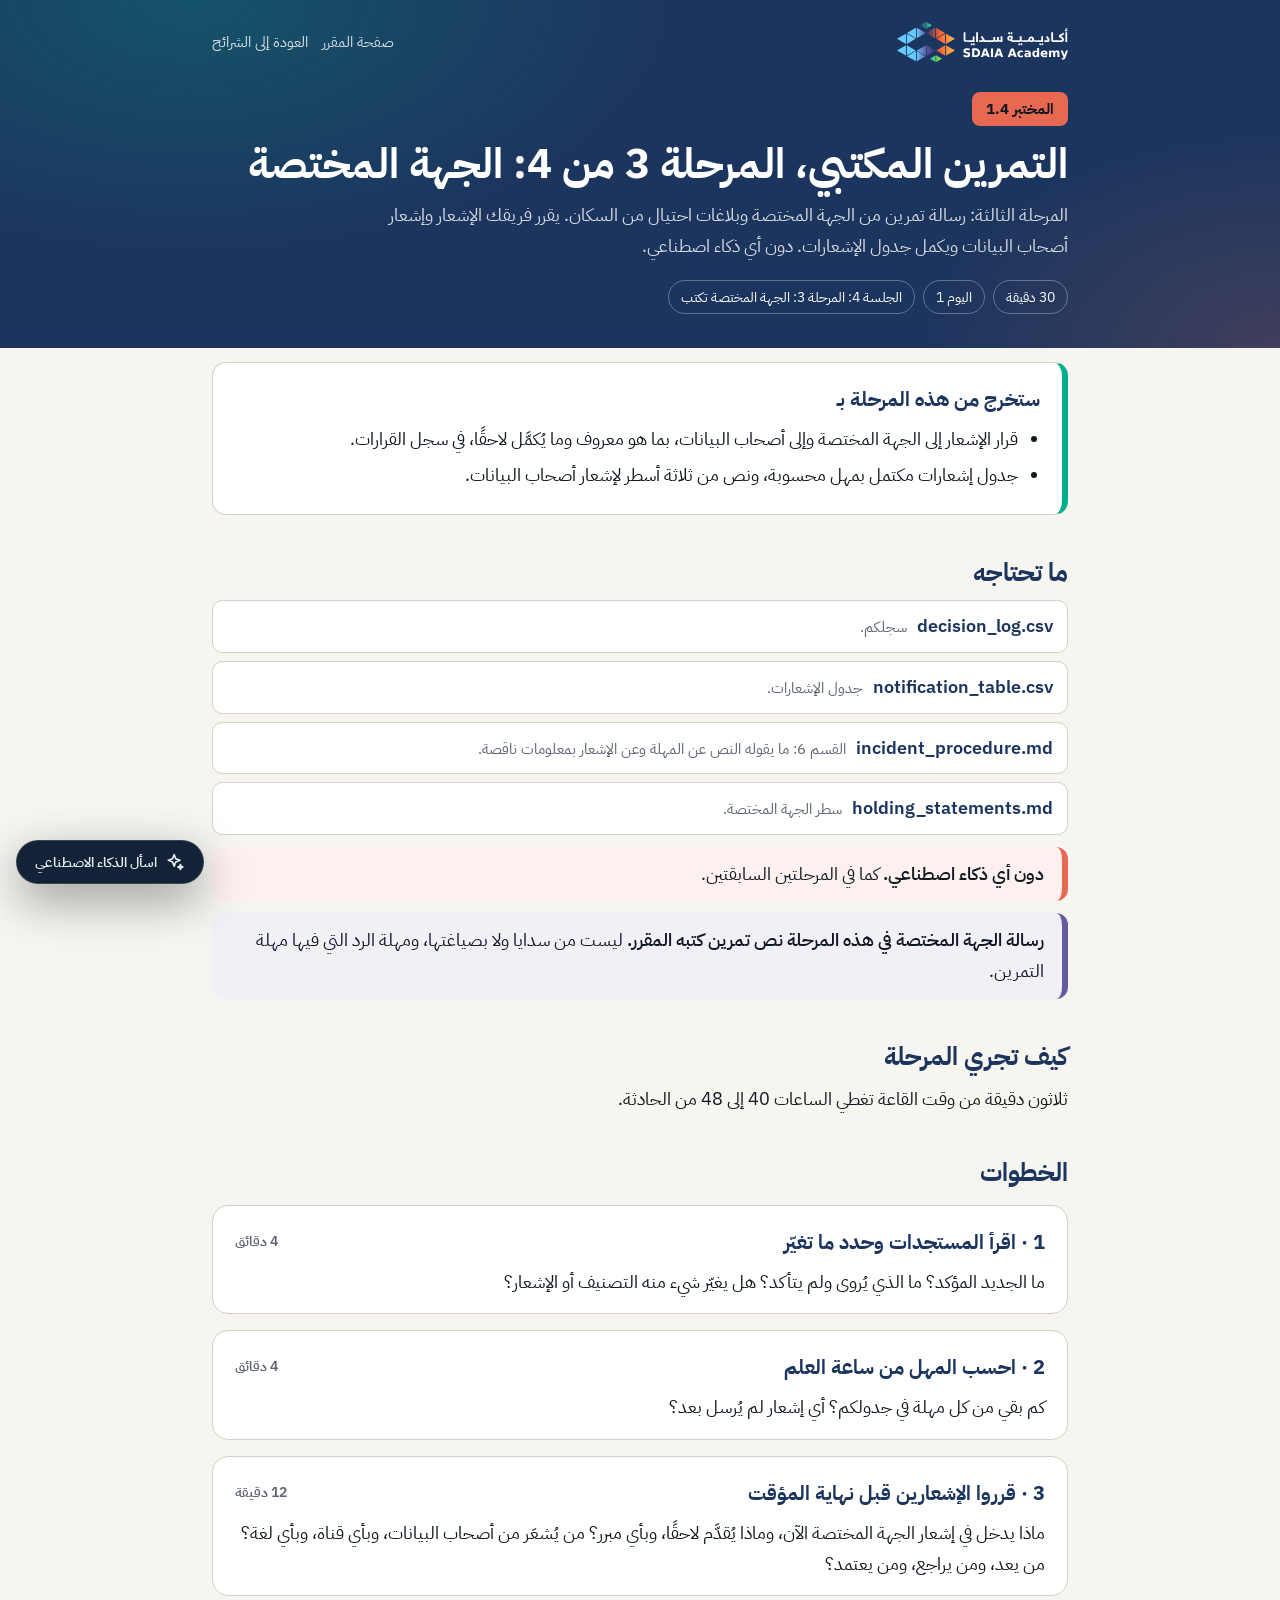
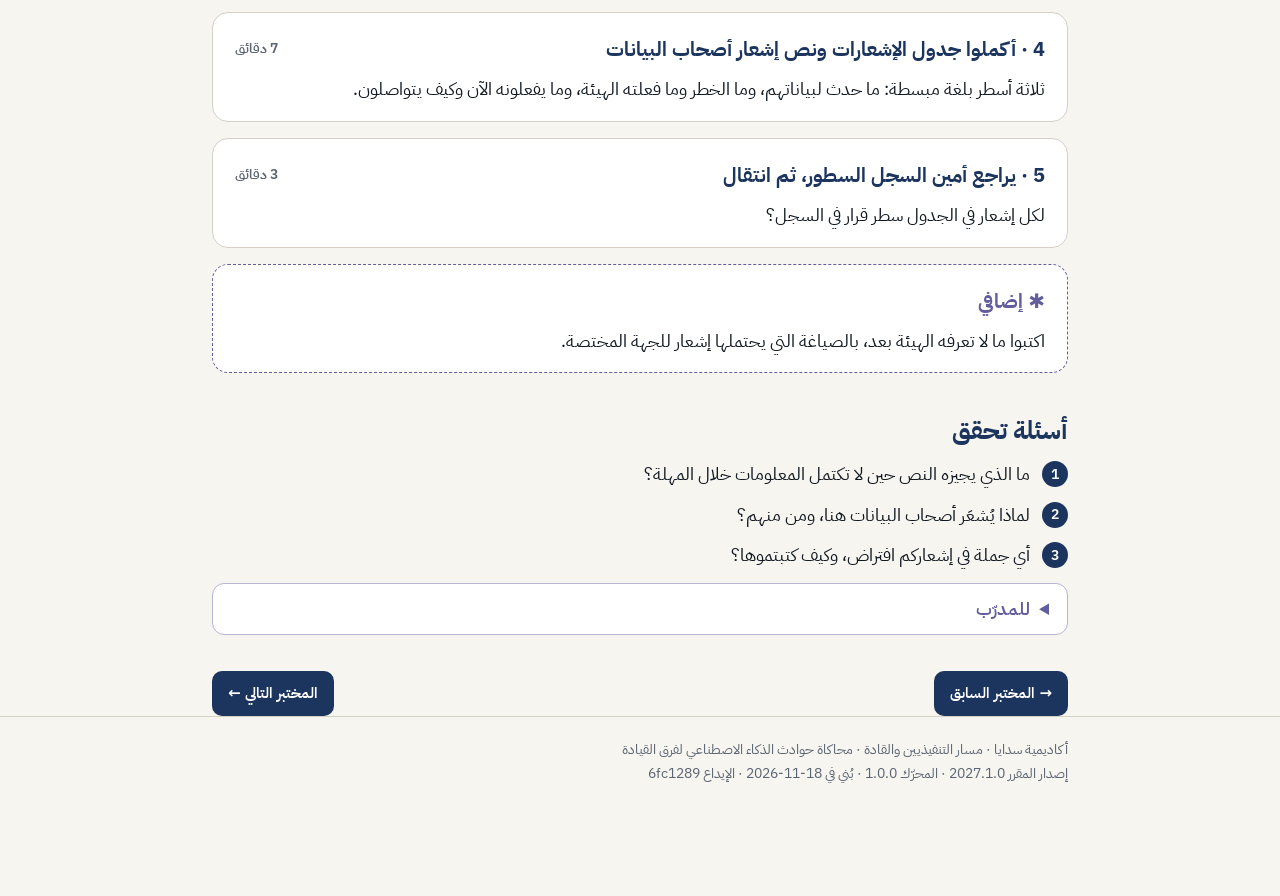
<file: labs/D1_4_phase3.html>
<!doctype html>
<html lang="ar" dir="rtl" data-ax="lab" data-track="executives">
<head>
<meta charset="utf-8">
<meta name="viewport" content="width=device-width, initial-scale=1">
<title>المختبر 1.4 · التمرين المكتبي، المرحلة 3 من 4: الجهة المختصة · محاكاة حوادث الذكاء الاصطناعي لفرق القيادة</title>
<meta name="generator" content="SDAIA Academy engine 1.0.0">
<link rel="icon" href="../_engine/icon.svg">
<link rel="alternate" type="text/markdown" href="D1_4_phase3.md">
<link rel="describedby" href="../llms.txt">
<link rel="stylesheet" href="../_engine/academy.css">
<link rel="stylesheet" href="../assets/course.css">
</head>
<body>
<header>
<div class="wrap">
<div class="top"><div class="logo"></div><nav><a href="../index.html">صفحة المقرر</a><a href="../slides/day1.html#lab-1-4">العودة إلى الشرائح</a></nav></div>
<span class="tag">المختبر 1.4</span>
<h1>التمرين المكتبي، المرحلة 3 من 4: الجهة المختصة</h1>
<p>المرحلة الثالثة: رسالة تمرين من الجهة المختصة وبلاغات احتيال من السكان. يقرر فريقك الإشعار وإشعار أصحاب البيانات ويكمل جدول الإشعارات. دون أي ذكاء اصطناعي.</p>
<div class="meta"><span>30 دقيقة</span><span>اليوم 1</span><span>الجلسة 4: المرحلة 3: الجهة المختصة تكتب</span></div>
</div>
</header>
<main class="wrap">
<article class="lab" data-lab="1.4">
<div class="box goal">
  <h3>ستخرج من هذه المرحلة بـ</h3>
  <ul>
    <li>قرار الإشعار إلى الجهة المختصة وإلى أصحاب البيانات، بما هو معروف وما يُكمَّل لاحقًا، في سجل القرارات.</li>
    <li>جدول إشعارات مكتمل بمهل محسوبة، ونص من ثلاثة أسطر لإشعار أصحاب البيانات.</li>
  </ul>
</div>

<h2>ما تحتاجه</h2>
<div class="files">
  <a href="files/decision_log.csv" download><b>decision_log.csv</b><span>سجلكم.</span></a>
  <a href="files/notification_table.csv" download><b>notification_table.csv</b><span>جدول الإشعارات.</span></a>
  <a href="files/incident_procedure.md" target="_blank"><b>incident_procedure.md</b><span>القسم 6: ما يقوله النص عن المهلة وعن الإشعار بمعلومات ناقصة.</span></a>
  <a href="files/holding_statements.md" target="_blank"><b>holding_statements.md</b><span>سطر الجهة المختصة.</span></a>
</div>
<div class="callout warn"><b>دون أي ذكاء اصطناعي.</b> كما في المرحلتين السابقتين.</div>
<div class="callout note"><b>رسالة الجهة المختصة في هذه المرحلة نص تمرين كتبه المقرر.</b> ليست من سدايا ولا بصياغتها، ومهلة الرد التي فيها مهلة التمرين.</div>

<h2>كيف تجري المرحلة</h2>
<p>ثلاثون دقيقة من وقت القاعة تغطي الساعات 40 إلى 48 من الحادثة.</p>

<h2>الخطوات</h2>

<div class="step">
  <h3>1 · اقرأ المستجدات وحدد ما تغيّر <span class="min">4 دقائق</span></h3>
  <p>ما الجديد المؤكد؟ ما الذي يُروى ولم يتأكد؟ هل يغيّر شيء منه التصنيف أو الإشعار؟</p>
</div>

<div class="step">
  <h3>2 · احسب المهل من ساعة العلم <span class="min">4 دقائق</span></h3>
  <p>كم بقي من كل مهلة في جدولكم؟ أي إشعار لم يُرسل بعد؟</p>
</div>

<div class="step">
  <h3>3 · قرروا الإشعارين قبل نهاية المؤقت <span class="min">12 دقيقة</span></h3>
  <p>ماذا يدخل في إشعار الجهة المختصة الآن، وماذا يُقدَّم لاحقًا، وبأي مبرر؟ من يُشعَر من أصحاب البيانات، وبأي قناة، وبأي لغة؟ من يعد، ومن يراجع، ومن يعتمد؟</p>
</div>

<div class="step">
  <h3>4 · أكملوا جدول الإشعارات ونص إشعار أصحاب البيانات <span class="min">7 دقائق</span></h3>
  <p>ثلاثة أسطر بلغة مبسطة: ما حدث لبياناتهم، وما الخطر وما فعلته الهيئة، وما يفعلونه الآن وكيف يتواصلون.</p>
</div>

<div class="step">
  <h3>5 · يراجع أمين السجل السطور، ثم انتقال <span class="min">3 دقائق</span></h3>
  <p>لكل إشعار في الجدول سطر قرار في السجل؟</p>
</div>

<div class="step stretch">
  <h3>✱ إضافي</h3>
  <p>اكتبوا ما لا تعرفه الهيئة بعد، بالصياغة التي يحتملها إشعار للجهة المختصة.</p>
</div>

<h2>أسئلة تحقق</h2>
<ol class="checks">
  <li>ما الذي يجيزه النص حين لا تكتمل المعلومات خلال المهلة؟</li>
  <li>لماذا يُشعَر أصحاب البيانات هنا، ومن منهم؟</li>
  <li>أي جملة في إشعاركم افتراض، وكيف كتبتموها؟</li>
</ol>

<details class="instructor">
  <summary>للمدرّب</summary>
  <ul>
    <li>المرجع: السطور D14 وD15. تقديم الإشعار عبر منصة حوكمة البيانات الوطنية في الساعة 41 بالرسالتين والأعداد والفئات (ومنها البيانات الصحية) والتدابير، وما لم يتوافر يُكمَّل لاحقًا مع مبررات التأخير (المادة 24، الفقرة 2). إشعار أصحاب البيانات في الساعة 43: رسالة نصية إلى 1,284 ساكنًا واتصال بـ14 جهة اتصال، بتحذير من الاحتيال.</li>
    <li>فريق أشعر الجهة المختصة في المرحلة الثانية يرد هنا بتحديث ومعه ما اكتمل. فريق لم يُشعر حتى الآن ينبغي أن يرى أن الرسالة جاءت قبل إشعاره: هذا موضوع الاستخلاص، لا خسارة نقاط إضافية.</li>
    <li>فخ: «لن نُشعر أصحاب البيانات حتى نتأكد أن رسائل الاحتيال من الملف». الارتباط غير مؤكد، لكن الضرر المحتمل قائم، والنص يربط الإشعار باحتمال الضرر.</li>
    <li>فخ ثانٍ: رد جَزْل يغري بكتابة «لم يُخترق أحد». رقم الفاتورة منشور في إعلان ترسية، وهذا يفسر معرفة المرسل به، ولا يثبت من هو.</li>
  </ul>
</details>
</article>
<nav class="pager"><a href="D1_3_phase2.html" rel="prev">→ المختبر السابق</a><a href="D1_5_phase4.html" rel="next">المختبر التالي ←</a></nav>
</main>
<footer><div class="wrap">أكاديمية سدايا · مسار التنفيذيين والقادة · محاكاة حوادث الذكاء الاصطناعي لفرق القيادة<br><span class="muted">إصدار المقرر 2027.1.0 · المحرّك 1.0.0 · بُني في ⁦2026-11-18⁩ · الإيداع 6fc1289</span></div></footer>
<script type="application/json" id="academy-data">{"v":1,"engine":"1.0.0","build":{"at":"2026-11-18T05:04:57Z","version":"2027.1.0","commit":"6fc1289"},"course":{"id":"lds-exe-209","code":"LDS-EXE-209","title":"محاكاة حوادث الذكاء الاصطناعي لفرق القيادة","track":"executives","lang":"ar","dir":"rtl","url":"https://sdaiaacademy.github.io/lds-exe-209/","repo":"SDAIAAcademy/lds-exe-209","home":"../index.html"},"lab":{"id":"1.4","title":"التمرين المكتبي، المرحلة 3 من 4: الجهة المختصة","summary":"المرحلة الثالثة: رسالة تمرين من الجهة المختصة وبلاغات احتيال من السكان. يقرر فريقك الإشعار وإشعار أصحاب البيانات ويكمل جدول الإشعارات. دون أي ذكاء اصطناعي.","minutes":30,"day":1,"unit":"اليوم 1","session":4,"deck":"../slides/day1.html#lab-1-4","prev":"D1_3_phase2.html","next":"D1_5_phase4.html","alt":{}},"ai":{"context":{"course":"../context/course.md","courseJs":"../context/course.js","day":null,"llms":"../llms.txt"},"tasks":[],"tools":[]},"features":{},"strings":{}}</script>
<script src="../_engine/academy.js"></script>
</body>
</html>
</file>
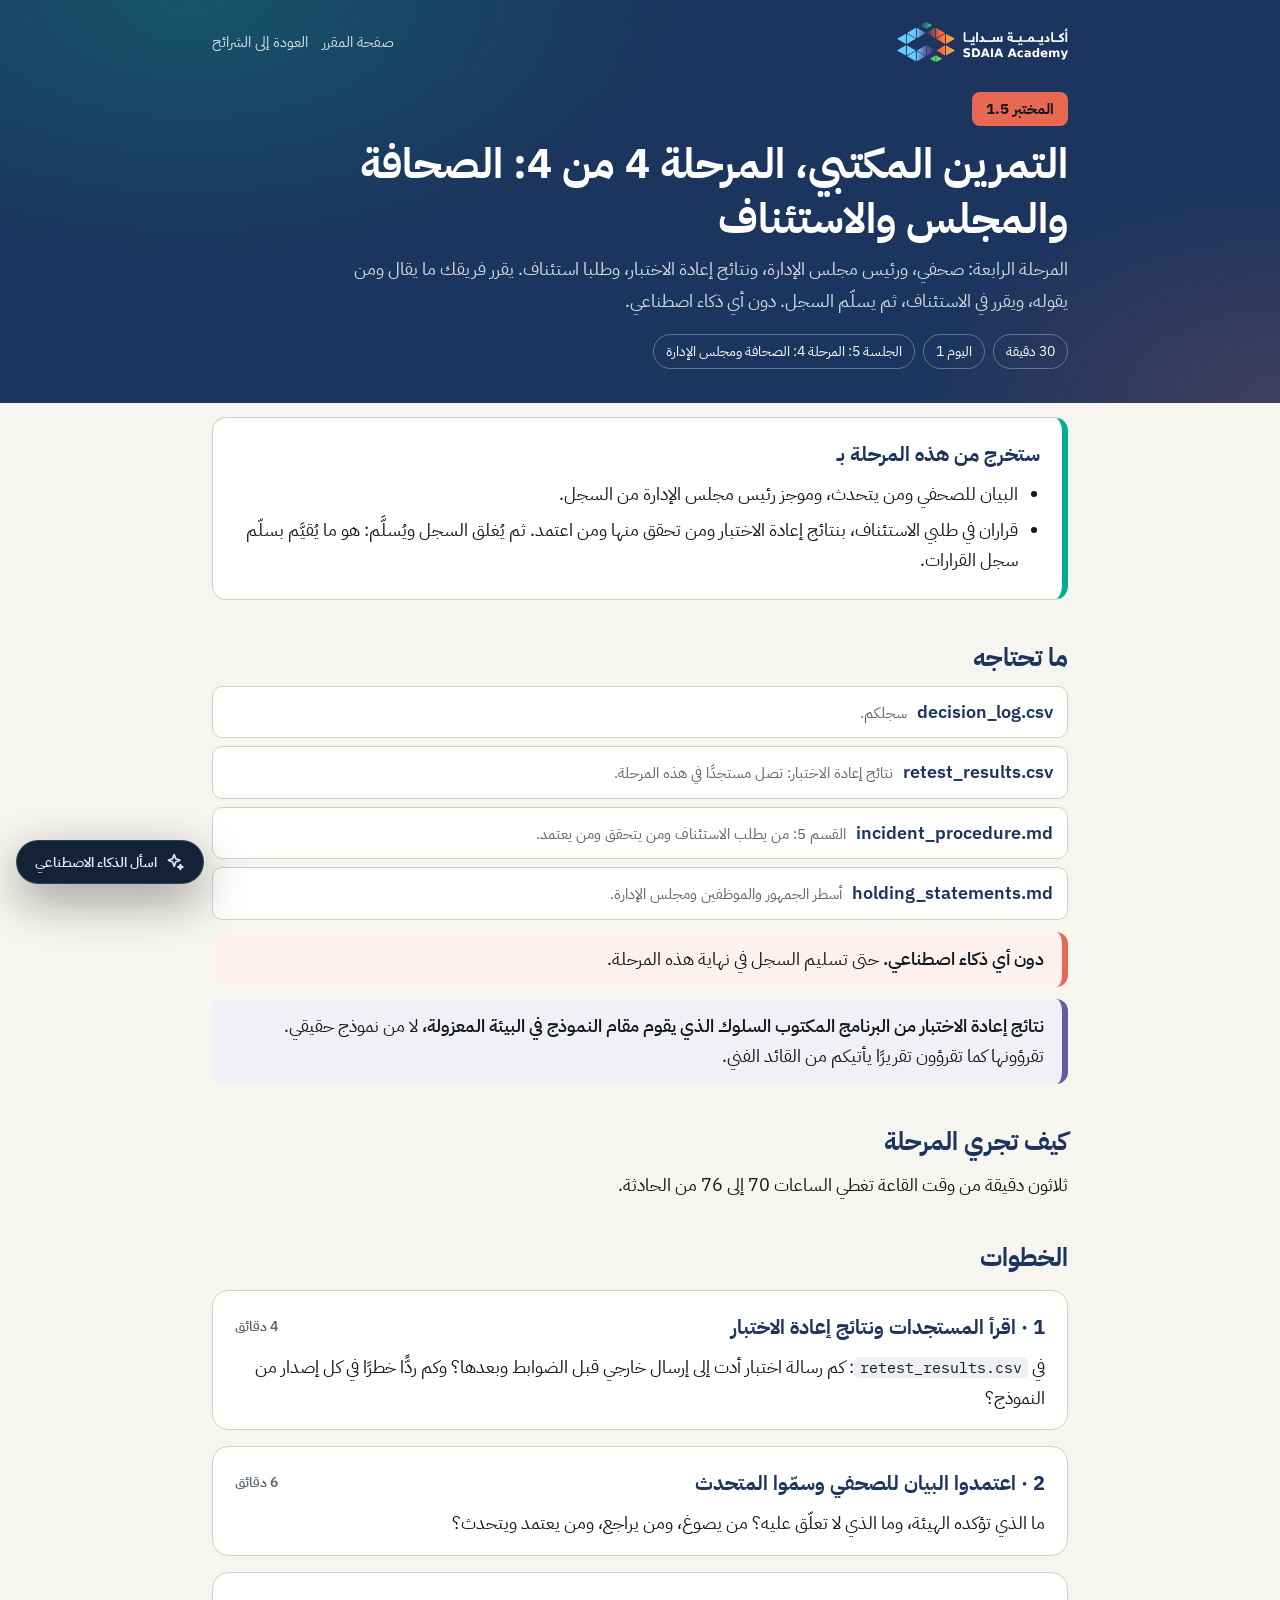
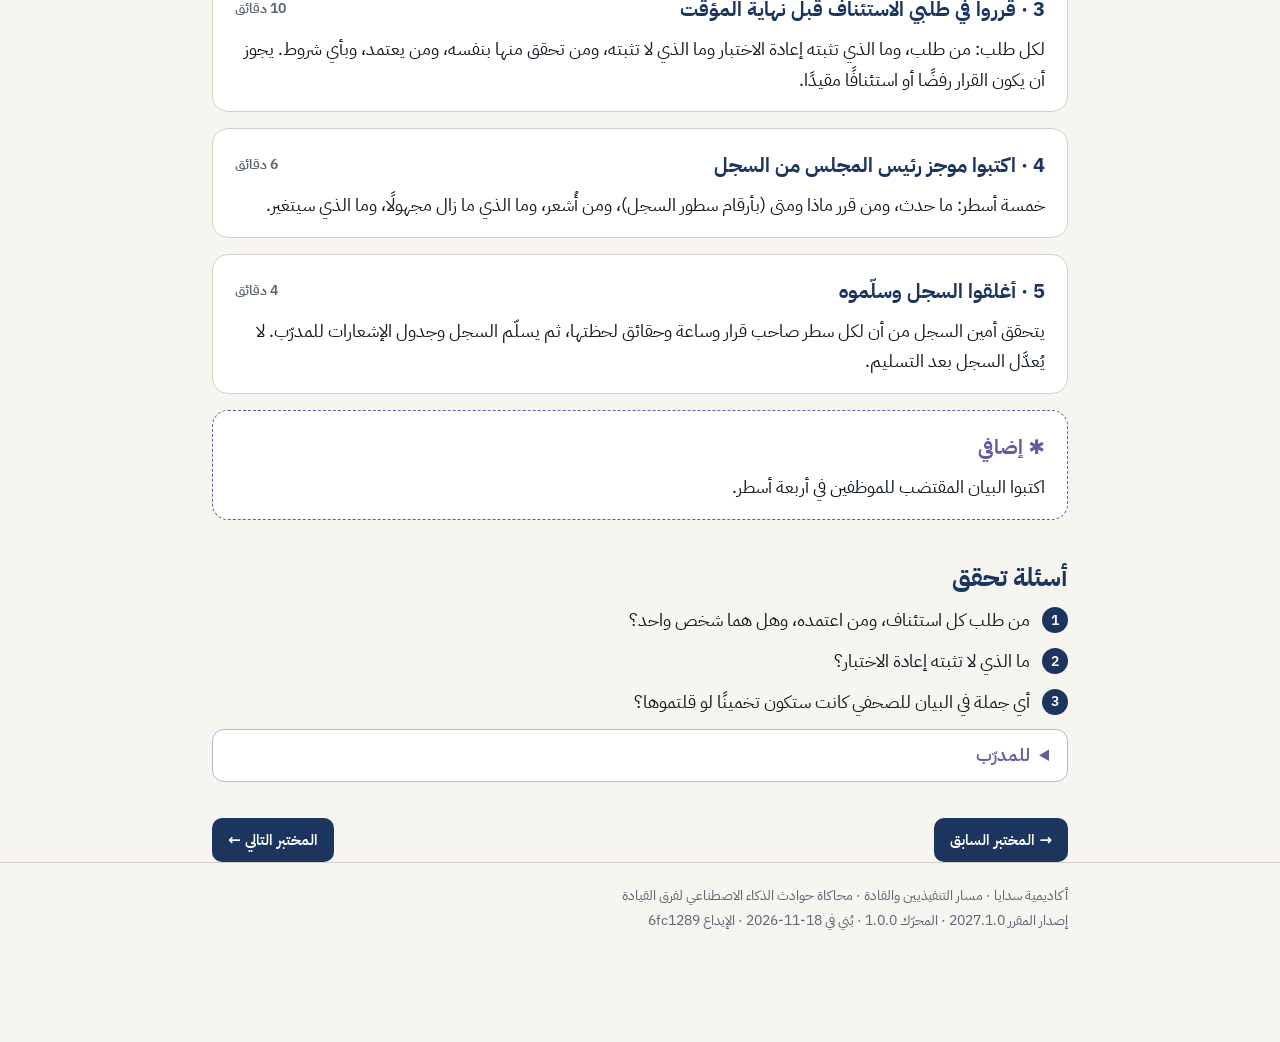
<file: labs/D1_5_phase4.html>
<!doctype html>
<html lang="ar" dir="rtl" data-ax="lab" data-track="executives">
<head>
<meta charset="utf-8">
<meta name="viewport" content="width=device-width, initial-scale=1">
<title>المختبر 1.5 · التمرين المكتبي، المرحلة 4 من 4: الصحافة والمجلس والاستئناف · محاكاة حوادث الذكاء الاصطناعي لفرق القيادة</title>
<meta name="generator" content="SDAIA Academy engine 1.0.0">
<link rel="icon" href="../_engine/icon.svg">
<link rel="alternate" type="text/markdown" href="D1_5_phase4.md">
<link rel="describedby" href="../llms.txt">
<link rel="stylesheet" href="../_engine/academy.css">
<link rel="stylesheet" href="../assets/course.css">
</head>
<body>
<header>
<div class="wrap">
<div class="top"><div class="logo"></div><nav><a href="../index.html">صفحة المقرر</a><a href="../slides/day1.html#lab-1-5">العودة إلى الشرائح</a></nav></div>
<span class="tag">المختبر 1.5</span>
<h1>التمرين المكتبي، المرحلة 4 من 4: الصحافة والمجلس والاستئناف</h1>
<p>المرحلة الرابعة: صحفي، ورئيس مجلس الإدارة، ونتائج إعادة الاختبار، وطلبا استئناف. يقرر فريقك ما يقال ومن يقوله، ويقرر في الاستئناف، ثم يسلّم السجل. دون أي ذكاء اصطناعي.</p>
<div class="meta"><span>30 دقيقة</span><span>اليوم 1</span><span>الجلسة 5: المرحلة 4: الصحافة ومجلس الإدارة</span></div>
</div>
</header>
<main class="wrap">
<article class="lab" data-lab="1.5">
<div class="box goal">
  <h3>ستخرج من هذه المرحلة بـ</h3>
  <ul>
    <li>البيان للصحفي ومن يتحدث، وموجز رئيس مجلس الإدارة من السجل.</li>
    <li>قراران في طلبي الاستئناف، بنتائج إعادة الاختبار ومن تحقق منها ومن اعتمد. ثم يُغلق السجل ويُسلَّم: هو ما يُقيَّم بسلّم سجل القرارات.</li>
  </ul>
</div>

<h2>ما تحتاجه</h2>
<div class="files">
  <a href="files/decision_log.csv" download><b>decision_log.csv</b><span>سجلكم.</span></a>
  <a href="files/retest_results.csv" download><b>retest_results.csv</b><span>نتائج إعادة الاختبار: تصل مستجدًا في هذه المرحلة.</span></a>
  <a href="files/incident_procedure.md" target="_blank"><b>incident_procedure.md</b><span>القسم 5: من يطلب الاستئناف ومن يتحقق ومن يعتمد.</span></a>
  <a href="files/holding_statements.md" target="_blank"><b>holding_statements.md</b><span>أسطر الجمهور والموظفين ومجلس الإدارة.</span></a>
</div>
<div class="callout warn"><b>دون أي ذكاء اصطناعي.</b> حتى تسليم السجل في نهاية هذه المرحلة.</div>
<div class="callout note"><b>نتائج إعادة الاختبار من البرنامج المكتوب السلوك الذي يقوم مقام النموذج في البيئة المعزولة،</b> لا من نموذج حقيقي. تقرؤونها كما تقرؤون تقريرًا يأتيكم من القائد الفني.</div>

<h2>كيف تجري المرحلة</h2>
<p>ثلاثون دقيقة من وقت القاعة تغطي الساعات 70 إلى 76 من الحادثة.</p>

<h2>الخطوات</h2>

<div class="step">
  <h3>1 · اقرأ المستجدات ونتائج إعادة الاختبار <span class="min">4 دقائق</span></h3>
  <p>في <code>retest_results.csv</code>: كم رسالة اختبار أدت إلى إرسال خارجي قبل الضوابط وبعدها؟ وكم ردًّا خطرًا في كل إصدار من النموذج؟</p>
</div>

<div class="step">
  <h3>2 · اعتمدوا البيان للصحفي وسمّوا المتحدث <span class="min">6 دقائق</span></h3>
  <p>ما الذي تؤكده الهيئة، وما الذي لا تعلّق عليه؟ من يصوغ، ومن يراجع، ومن يعتمد ويتحدث؟</p>
</div>

<div class="step">
  <h3>3 · قرروا في طلبي الاستئناف قبل نهاية المؤقت <span class="min">10 دقائق</span></h3>
  <p>لكل طلب: من طلب، وما الذي تثبته إعادة الاختبار وما الذي لا تثبته، ومن تحقق منها بنفسه، ومن يعتمد، وبأي شروط. يجوز أن يكون القرار رفضًا أو استئنافًا مقيدًا.</p>
</div>

<div class="step">
  <h3>4 · اكتبوا موجز رئيس المجلس من السجل <span class="min">6 دقائق</span></h3>
  <p>خمسة أسطر: ما حدث، ومن قرر ماذا ومتى (بأرقام سطور السجل)، ومن أُشعر، وما الذي ما زال مجهولًا، وما الذي سيتغير.</p>
</div>

<div class="step">
  <h3>5 · أغلقوا السجل وسلّموه <span class="min">4 دقائق</span></h3>
  <p>يتحقق أمين السجل من أن لكل سطر صاحب قرار وساعة وحقائق لحظتها، ثم يسلّم السجل وجدول الإشعارات للمدرّب. لا يُعدَّل السجل بعد التسليم.</p>
</div>

<div class="step stretch">
  <h3>✱ إضافي</h3>
  <p>اكتبوا البيان المقتضب للموظفين في أربعة أسطر.</p>
</div>

<h2>أسئلة تحقق</h2>
<ol class="checks">
  <li>من طلب كل استئناف، ومن اعتمده، وهل هما شخص واحد؟</li>
  <li>ما الذي لا تثبته إعادة الاختبار؟</li>
  <li>أي جملة في البيان للصحفي كانت ستكون تخمينًا لو قلتموها؟</li>
</ol>

<details class="instructor">
  <summary>للمدرّب</summary>
  <ul>
    <li>المرجع: السطور D16 إلى D19. البيان للصحفي يعتمده التنفيذي المسؤول ويتحدث به: نؤكد الحادثة، وأُشعرت الجهة المختصة والمتأثرون، والوكيل موقوف، ولا تعليق على هوية المرسل.</li>
    <li>«مُقتَني»: يطلبه مالكه، ويتحقق مدير الأمن السيبراني بنفسه من النتائج (19 إرسالًا خارجيًا من 24 قبل الضوابط، و0 بعدها، و20 محاولة حُجبت وسُجلت)، ثم يعتمد التنفيذي المسؤول استئنافًا مقيدًا: لا مرفقات إلى الخارج، وقائمة نطاقات، وسحب جدول الطلبات، واعتماد بشري لكل إرسال خارجي.</li>
    <li>«مِنهال»: تطلب مالكته رفع الحجب والانتقال إلى <code>ostr-chat-4.2.1</code>. المرجع يرفض الآن: ردان خطران من 40 على 4.2.1، مقابل 0 على 4.1 و5 على 4.2. يبقى على 4.1 المثبت والحجب قائم حتى اختبار جديد.</li>
    <li>فخ الفصل بين المهام: مالك النظام يعتمد استئناف نظامه، أو القائد الفني يتحقق من اختباره بنفسه. كلاهما يخسر نقاط المعيار الخامس في سلّم السجل.</li>
  </ul>
</details>
</article>
<nav class="pager"><a href="D1_4_phase3.html" rel="prev">→ المختبر السابق</a><a href="D1_6_debrief.html" rel="next">المختبر التالي ←</a></nav>
</main>
<footer><div class="wrap">أكاديمية سدايا · مسار التنفيذيين والقادة · محاكاة حوادث الذكاء الاصطناعي لفرق القيادة<br><span class="muted">إصدار المقرر 2027.1.0 · المحرّك 1.0.0 · بُني في ⁦2026-11-18⁩ · الإيداع 6fc1289</span></div></footer>
<script type="application/json" id="academy-data">{"v":1,"engine":"1.0.0","build":{"at":"2026-11-18T05:04:57Z","version":"2027.1.0","commit":"6fc1289"},"course":{"id":"lds-exe-209","code":"LDS-EXE-209","title":"محاكاة حوادث الذكاء الاصطناعي لفرق القيادة","track":"executives","lang":"ar","dir":"rtl","url":"https://sdaiaacademy.github.io/lds-exe-209/","repo":"SDAIAAcademy/lds-exe-209","home":"../index.html"},"lab":{"id":"1.5","title":"التمرين المكتبي، المرحلة 4 من 4: الصحافة والمجلس والاستئناف","summary":"المرحلة الرابعة: صحفي، ورئيس مجلس الإدارة، ونتائج إعادة الاختبار، وطلبا استئناف. يقرر فريقك ما يقال ومن يقوله، ويقرر في الاستئناف، ثم يسلّم السجل. دون أي ذكاء اصطناعي.","minutes":30,"day":1,"unit":"اليوم 1","session":5,"deck":"../slides/day1.html#lab-1-5","prev":"D1_4_phase3.html","next":"D1_6_debrief.html","alt":{}},"ai":{"context":{"course":"../context/course.md","courseJs":"../context/course.js","day":null,"llms":"../llms.txt"},"tasks":[],"tools":[]},"features":{},"strings":{}}</script>
<script src="../_engine/academy.js"></script>
</body>
</html>
</file>
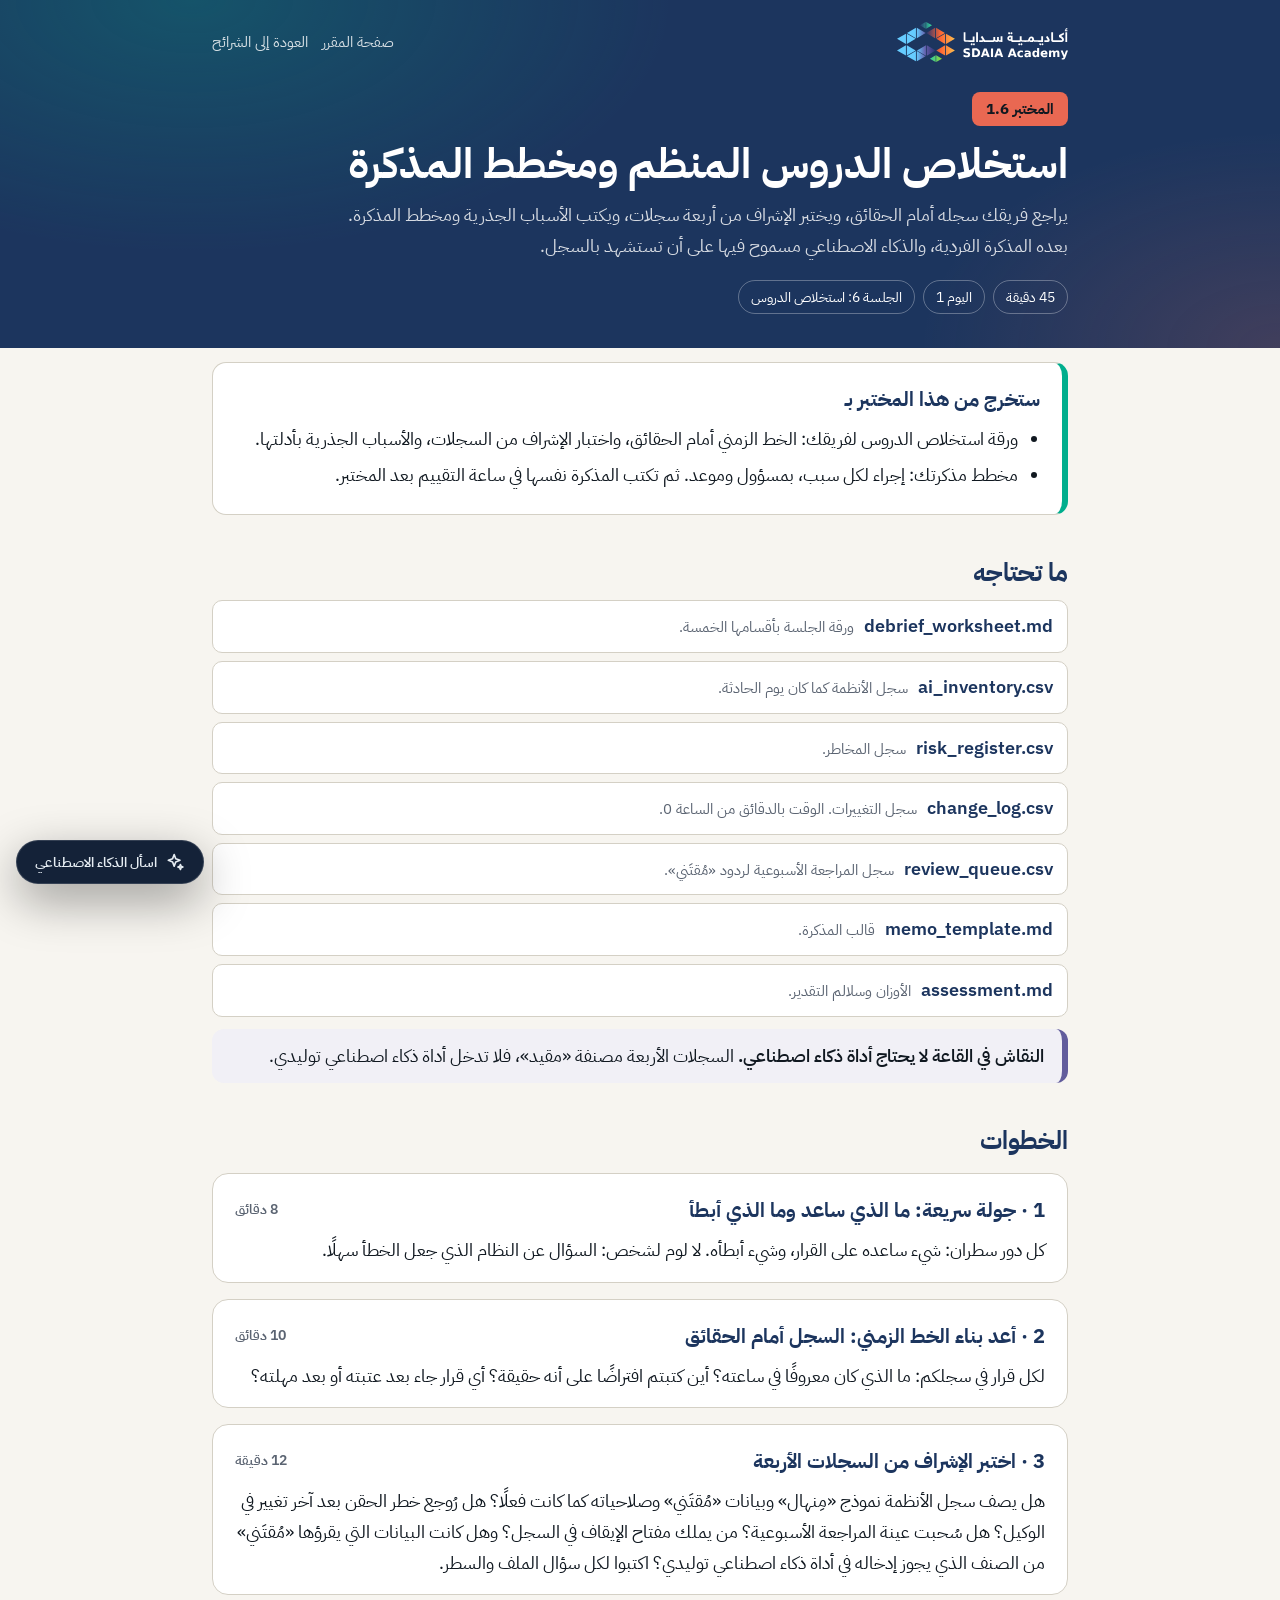
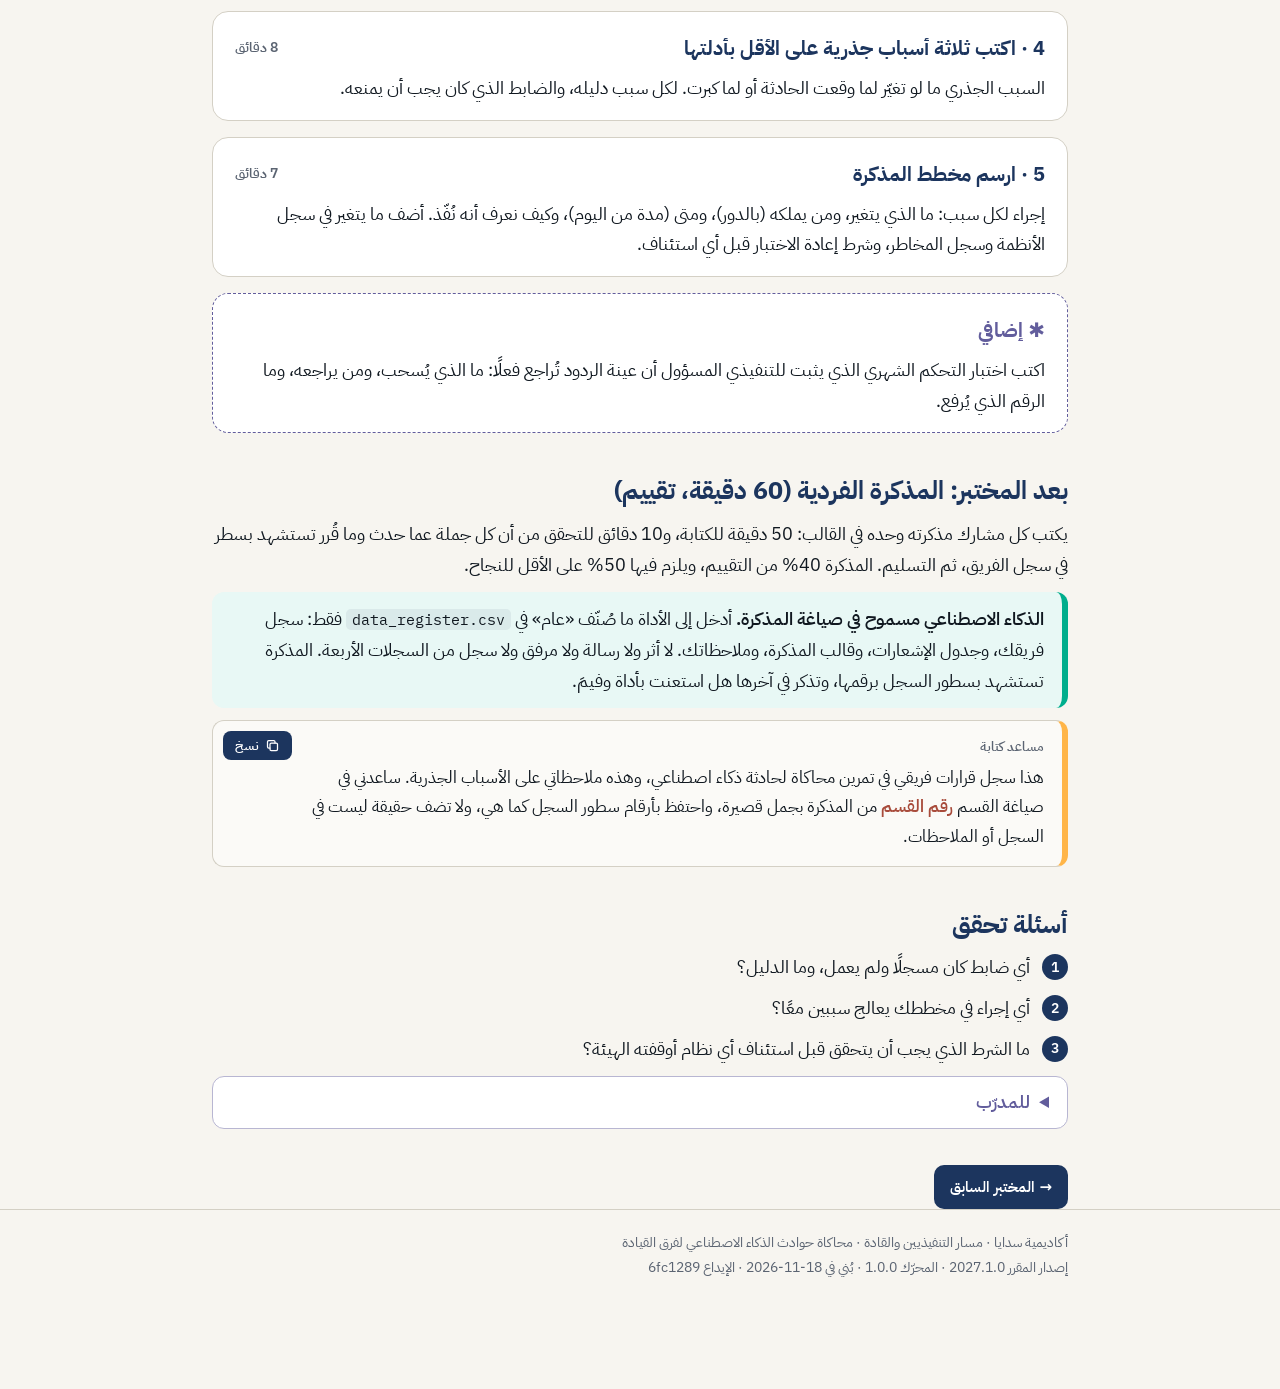
<file: labs/D1_6_debrief.html>
<!doctype html>
<html lang="ar" dir="rtl" data-ax="lab" data-track="executives">
<head>
<meta charset="utf-8">
<meta name="viewport" content="width=device-width, initial-scale=1">
<title>المختبر 1.6 · استخلاص الدروس المنظم ومخطط المذكرة · محاكاة حوادث الذكاء الاصطناعي لفرق القيادة</title>
<meta name="generator" content="SDAIA Academy engine 1.0.0">
<link rel="icon" href="../_engine/icon.svg">
<link rel="alternate" type="text/markdown" href="D1_6_debrief.md">
<link rel="describedby" href="../llms.txt">
<link rel="stylesheet" href="../_engine/academy.css">
<link rel="stylesheet" href="../assets/course.css">
</head>
<body>
<header>
<div class="wrap">
<div class="top"><div class="logo"></div><nav><a href="../index.html">صفحة المقرر</a><a href="../slides/day1.html#lab-1-6">العودة إلى الشرائح</a></nav></div>
<span class="tag">المختبر 1.6</span>
<h1>استخلاص الدروس المنظم ومخطط المذكرة</h1>
<p>يراجع فريقك سجله أمام الحقائق، ويختبر الإشراف من أربعة سجلات، ويكتب الأسباب الجذرية ومخطط المذكرة. بعده المذكرة الفردية، والذكاء الاصطناعي مسموح فيها على أن تستشهد بالسجل.</p>
<div class="meta"><span>45 دقيقة</span><span>اليوم 1</span><span>الجلسة 6: استخلاص الدروس</span></div>
</div>
</header>
<main class="wrap">
<article class="lab" data-lab="1.6">
<div class="box goal">
  <h3>ستخرج من هذا المختبر بـ</h3>
  <ul>
    <li>ورقة استخلاص الدروس لفريقك: الخط الزمني أمام الحقائق، واختبار الإشراف من السجلات، والأسباب الجذرية بأدلتها.</li>
    <li>مخطط مذكرتك: إجراء لكل سبب، بمسؤول وموعد. ثم تكتب المذكرة نفسها في ساعة التقييم بعد المختبر.</li>
  </ul>
</div>

<h2>ما تحتاجه</h2>
<div class="files">
  <a href="files/debrief_worksheet.md" target="_blank"><b>debrief_worksheet.md</b><span>ورقة الجلسة بأقسامها الخمسة.</span></a>
  <a href="files/ai_inventory.csv" download><b>ai_inventory.csv</b><span>سجل الأنظمة كما كان يوم الحادثة.</span></a>
  <a href="files/risk_register.csv" download><b>risk_register.csv</b><span>سجل المخاطر.</span></a>
  <a href="files/change_log.csv" download><b>change_log.csv</b><span>سجل التغييرات. الوقت بالدقائق من الساعة 0.</span></a>
  <a href="files/review_queue.csv" download><b>review_queue.csv</b><span>سجل المراجعة الأسبوعية لردود «مُقتَني».</span></a>
  <a href="files/memo_template.md" target="_blank"><b>memo_template.md</b><span>قالب المذكرة.</span></a>
  <a href="files/assessment.md" target="_blank"><b>assessment.md</b><span>الأوزان وسلالم التقدير.</span></a>
</div>
<div class="callout note"><b>النقاش في القاعة لا يحتاج أداة ذكاء اصطناعي.</b> السجلات الأربعة مصنفة «مقيد»، فلا تدخل أداة ذكاء اصطناعي توليدي.</div>

<h2>الخطوات</h2>

<div class="step">
  <h3>1 · جولة سريعة: ما الذي ساعد وما الذي أبطأ <span class="min">8 دقائق</span></h3>
  <p>كل دور سطران: شيء ساعده على القرار، وشيء أبطأه. لا لوم لشخص: السؤال عن النظام الذي جعل الخطأ سهلًا.</p>
</div>

<div class="step">
  <h3>2 · أعد بناء الخط الزمني: السجل أمام الحقائق <span class="min">10 دقائق</span></h3>
  <p>لكل قرار في سجلكم: ما الذي كان معروفًا في ساعته؟ أين كتبتم افتراضًا على أنه حقيقة؟ أي قرار جاء بعد عتبته أو بعد مهلته؟</p>
</div>

<div class="step">
  <h3>3 · اختبر الإشراف من السجلات الأربعة <span class="min">12 دقيقة</span></h3>
  <p>هل يصف سجل الأنظمة نموذج «مِنهال» وبيانات «مُقتَني» وصلاحياته كما كانت فعلًا؟ هل رُوجع خطر الحقن بعد آخر تغيير في الوكيل؟ هل سُحبت عينة المراجعة الأسبوعية؟ من يملك مفتاح الإيقاف في السجل؟ وهل كانت البيانات التي يقرؤها «مُقتَني» من الصنف الذي يجوز إدخاله في أداة ذكاء اصطناعي توليدي؟ اكتبوا لكل سؤال الملف والسطر.</p>
</div>

<div class="step">
  <h3>4 · اكتب ثلاثة أسباب جذرية على الأقل بأدلتها <span class="min">8 دقائق</span></h3>
  <p>السبب الجذري ما لو تغيّر لما وقعت الحادثة أو لما كبرت. لكل سبب دليله، والضابط الذي كان يجب أن يمنعه.</p>
</div>

<div class="step">
  <h3>5 · ارسم مخطط المذكرة <span class="min">7 دقائق</span></h3>
  <p>إجراء لكل سبب: ما الذي يتغير، ومن يملكه (بالدور)، ومتى (مدة من اليوم)، وكيف نعرف أنه نُفّذ. أضف ما يتغير في سجل الأنظمة وسجل المخاطر، وشرط إعادة الاختبار قبل أي استئناف.</p>
</div>

<div class="step stretch">
  <h3>✱ إضافي</h3>
  <p>اكتب اختبار التحكم الشهري الذي يثبت للتنفيذي المسؤول أن عينة الردود تُراجع فعلًا: ما الذي يُسحب، ومن يراجعه، وما الرقم الذي يُرفع.</p>
</div>

<h2>بعد المختبر: المذكرة الفردية (60 دقيقة، تقييم)</h2>
<p>يكتب كل مشارك مذكرته وحده في القالب: 50 دقيقة للكتابة، و10 دقائق للتحقق من أن كل جملة عما حدث وما قُرر تستشهد بسطر في سجل الفريق، ثم التسليم. المذكرة 40% من التقييم، ويلزم فيها 50% على الأقل للنجاح.</p>
<div class="callout tip"><b>الذكاء الاصطناعي مسموح في صياغة المذكرة.</b> أدخل إلى الأداة ما صُنّف «عام» في <code>data_register.csv</code> فقط: سجل فريقك، وجدول الإشعارات، وقالب المذكرة، وملاحظاتك. لا أثر ولا رسالة ولا مرفق ولا سجل من السجلات الأربعة. المذكرة تستشهد بسطور السجل برقمها، وتذكر في آخرها هل استعنت بأداة وفيمَ.</div>
<div class="prompt" data-tool="مساعد كتابة">هذا سجل قرارات فريقي في تمرين محاكاة لحادثة ذكاء اصطناعي، وهذه ملاحظاتي على الأسباب الجذرية. ساعدني في صياغة القسم <span class="ph">رقم القسم</span> من المذكرة بجمل قصيرة، واحتفظ بأرقام سطور السجل كما هي، ولا تضف حقيقة ليست في السجل أو الملاحظات.</div>

<h2>أسئلة تحقق</h2>
<ol class="checks">
  <li>أي ضابط كان مسجلًا ولم يعمل، وما الدليل؟</li>
  <li>أي إجراء في مخططك يعالج سببين معًا؟</li>
  <li>ما الشرط الذي يجب أن يتحقق قبل استئناف أي نظام أوقفته الهيئة؟</li>
</ol>

<details class="instructor">
  <summary>للمدرّب</summary>
  <ul>
    <li>المرجع: <code>solutions/debrief_reference.md</code> ومذكرة نموذجية في <code>solutions/memo_reference.md</code>. لا تعرضهما قبل أن تُسلَّم المذكرات: المذكرة مقيَّمة، والأسباب الجذرية جزء مما تقيسه.</li>
    <li>ما يجب أن يجده الفريق في الخطوة 3: سجل الأنظمة يسجل «مِنهال» على <code>ostr-chat-4.1</code> وهو يعمل باسم مستعار انتقل إلى 4.2؛ ويسجل «مُقتَني» «عام: فواتير الموردين» و«الرد على المرسل» بينما التغيير C-231 أعطاه قبل 40 يومًا قراءة جدول الطلبات والتصدير والإرسال لأي نطاق «مؤقتًا 30 يومًا» ولم يُلغَ؛ وخطر الحقن R-11 «منخفض» بضابط مراجعة أسبوعية لم تُسحب عينتها في أسبوعين أُرسل فيهما 22 ردًّا، ومالكه «إدارة تقنية المعلومات» لا شخص؛ ومفتاح إيقاف «مُقتَني» «غير مسمّى» في السجل.</li>
    <li>والسؤال الأخير: «مُقتَني» وكيل على نموذج مستضاف يقرأ بيانات مصنفة «مقيد». مبادئ الذكاء الاصطناعي التوليدي للجهات الحكومية تنص على عدم إدخال ما يصنف «مقيد» فأعلى وقصر الاستخدام على البيانات «العامة». فاستعمال الوكيل لا يتفق مع هذا النص، وسجل الأنظمة أخفى ذلك بتصنيف خاطئ.</li>
    <li>الإشراف «قائم في الوثائق، غائب في الواقع»: هذه الجملة التي يجب أن يصل إليها النقاش، من الأدلة لا من المدرّب.</li>
  </ul>
</details>
</article>
<nav class="pager"><a href="D1_5_phase4.html" rel="prev">→ المختبر السابق</a></nav>
</main>
<footer><div class="wrap">أكاديمية سدايا · مسار التنفيذيين والقادة · محاكاة حوادث الذكاء الاصطناعي لفرق القيادة<br><span class="muted">إصدار المقرر 2027.1.0 · المحرّك 1.0.0 · بُني في ⁦2026-11-18⁩ · الإيداع 6fc1289</span></div></footer>
<script type="application/json" id="academy-data">{"v":1,"engine":"1.0.0","build":{"at":"2026-11-18T05:04:57Z","version":"2027.1.0","commit":"6fc1289"},"course":{"id":"lds-exe-209","code":"LDS-EXE-209","title":"محاكاة حوادث الذكاء الاصطناعي لفرق القيادة","track":"executives","lang":"ar","dir":"rtl","url":"https://sdaiaacademy.github.io/lds-exe-209/","repo":"SDAIAAcademy/lds-exe-209","home":"../index.html"},"lab":{"id":"1.6","title":"استخلاص الدروس المنظم ومخطط المذكرة","summary":"يراجع فريقك سجله أمام الحقائق، ويختبر الإشراف من أربعة سجلات، ويكتب الأسباب الجذرية ومخطط المذكرة. بعده المذكرة الفردية، والذكاء الاصطناعي مسموح فيها على أن تستشهد بالسجل.","minutes":45,"day":1,"unit":"اليوم 1","session":6,"deck":"../slides/day1.html#lab-1-6","prev":"D1_5_phase4.html","next":null,"alt":{}},"ai":{"context":{"course":"../context/course.md","courseJs":"../context/course.js","day":null,"llms":"../llms.txt"},"tasks":[],"tools":[]},"features":{},"strings":{}}</script>
<script src="../_engine/academy.js"></script>
</body>
</html>
</file>
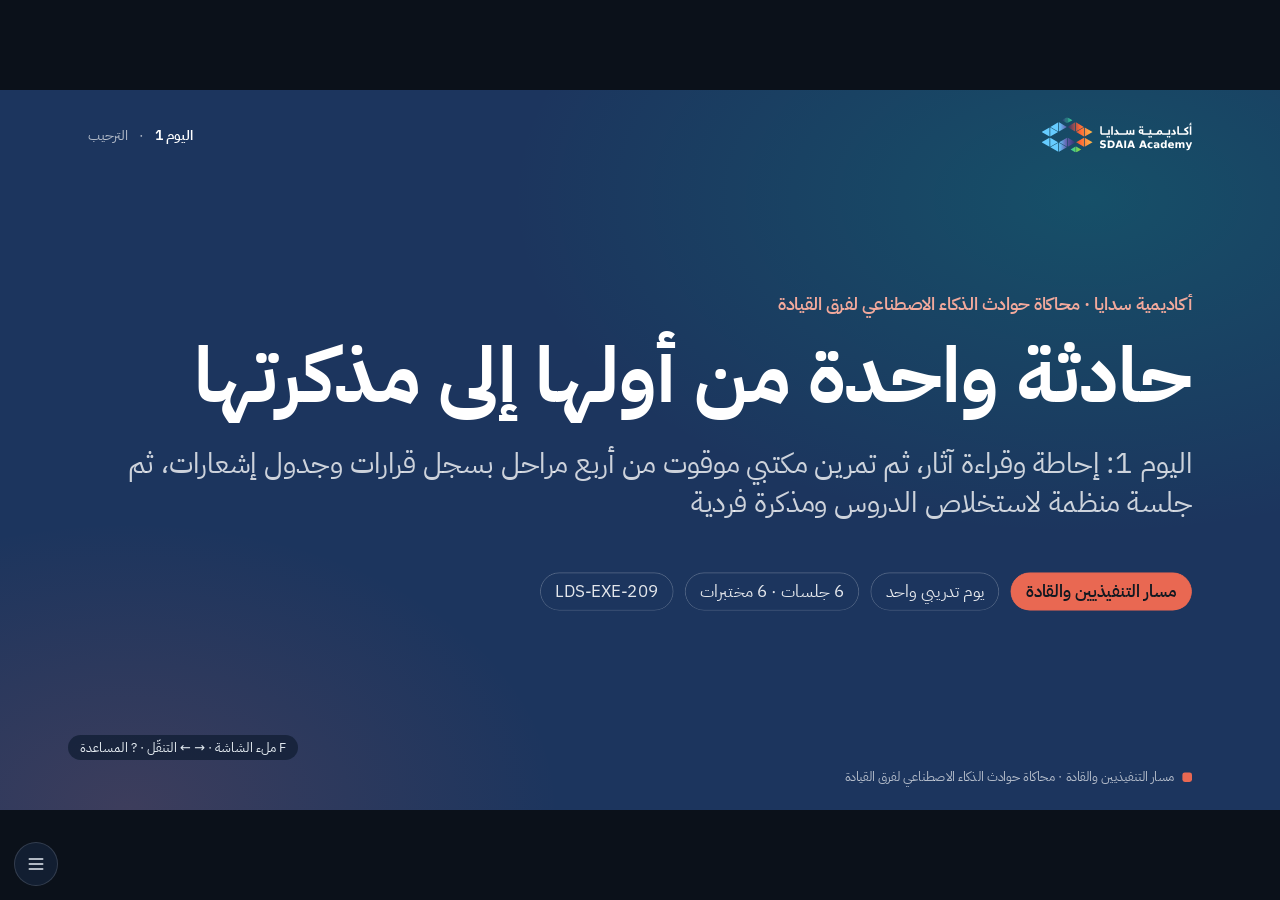
<file: slides/day1.html>
<!doctype html>
<html lang="ar" dir="rtl" data-ax="deck" data-track="executives">
<head>
<meta charset="utf-8">
<meta name="viewport" content="width=device-width, initial-scale=1">
<title>اليوم 1 · حادثة واحدة من أولها إلى مذكرتها · محاكاة حوادث الذكاء الاصطناعي لفرق القيادة</title>
<meta name="generator" content="SDAIA Academy engine 1.0.0">
<link rel="icon" href="../_engine/icon.svg">
<link rel="alternate" type="text/markdown" href="day1.md">
<link rel="describedby" href="../llms.txt">
<link rel="stylesheet" href="../_engine/academy.css">
<link rel="stylesheet" href="../assets/course.css">
</head>
<body>
<div class="deck" data-course="محاكاة حوادث الذكاء الاصطناعي لفرق القيادة" data-track="executives" data-day="اليوم 1">
<section class="slide title" id="title" data-auto="title" data-label="الترحيب" data-n="1">
  <div class="kicker">أكاديمية سدايا · محاكاة حوادث الذكاء الاصطناعي لفرق القيادة</div>
  <h1>حادثة واحدة من أولها إلى مذكرتها</h1>
  <p class="lead mt">اليوم 1: إحاطة وقراءة آثار، ثم تمرين مكتبي موقوت من أربع مراحل بسجل قرارات وجدول إشعارات، ثم جلسة منظمة لاستخلاص الدروس ومذكرة فردية</p>
  <div class="meta"><span class="track">مسار التنفيذيين والقادة</span><span>يوم تدريبي واحد</span><span>6 جلسات · 6 مختبرات</span><span>LDS-EXE-209</span></div>
  <aside class="notes"><p>رحّب بالفريق، وقل إن اليوم تمرين على حادثة لم تقع بعد: أخطاؤه هنا أرخص من أخطائه في الواقع. اسأل القاعة: «من منكم كان في غرفة حادثة حقيقية؟ ما أول شيء نقص فيها؟» واحتفظ بالإجابات لجلسة استخلاص الدروس.</p><p>إيقاع اليوم: إحاطة وقراءة آثار، ثم أربع مراحل موقوتة، ثم استخلاص الدروس والمذكرة الفردية. الاستراحات بمفتاح B بين الجلسات.</p></aside>
</section>

<section class="slide" id="agenda" data-auto="agenda" data-label="جدول اليوم" data-n="2">
  <div class="kicker">اليوم</div>
  <h2>حادثة واحدة من أولها إلى مذكرتها</h2>
  <div class="agenda"><div class="item"><div><b>الجلسة 1 · الإحاطة</b><small>حوادث الذكاء الاصطناعي، والأدوار والعتبات، ثم قراءة الآثار</small></div></div><div class="item"><div><b>الجلسة 2 · المرحلة 1: إجابة ضارة تنتشر</b><small>خيارات الاحتواء، ثم إجابة «مِنهال» تنتشر</small></div></div><div class="item"><div><b>الجلسة 3 · المرحلة 2: الوكيل يرسل بيانات إلى الخارج</b><small>حفظ الأدلة وساعة العلم، ثم «مُقتَني» يرسل بيانات</small></div></div><div class="item"><div><b>الجلسة 4 · المرحلة 3: الجهة المختصة تكتب</b><small>الإشعار بحقائق ناقصة، ثم رسالة الجهة المختصة</small></div></div><div class="item"><div><b>الجلسة 5 · المرحلة 4: الصحافة ومجلس الإدارة</b><small>البيانات المقتضبة، ثم الصحافة والمجلس والاستئناف</small></div></div><div class="item"><div><b>الجلسة 6 · استخلاص الدروس</b><small>مراجعة ما بعد الحادثة والإشراف، ثم المذكرة</small></div></div></div>
</section>

<!-- الجلسة 1: الإحاطة -->

<section class="slide section" id="s1" data-auto="section" data-session="1" data-n="3">
  <div class="kicker">الجلسة 1</div>
  <h1>الإحاطة</h1>
  <ul class="bullets outcomes"><li>تميّز ما يجعل حادثة الذكاء الاصطناعي مختلفة: النطاق، والفعل، والأدلة، والمزوّد</li><li>تصف من يقرر ماذا في الحادثة ومتى يُصعَّد إلى من، من القائد الفني إلى التنفيذي المسؤول</li><li>تستخلص من الآثار ما حدث وما خرج، وتفصل المؤكد عن الافتراض والسؤال المفتوح</li></ul>
  <div class="sess-no">01</div>
</section>

<section class="slide" id="how-the-day-runs" data-lo="LO1" data-n="4" data-session="1">
  <div class="kicker">شكل اليوم</div>
  <h2>حادثة واحدة، من أول خبر إلى آخر مذكرة</h2>
  <div class="flow">
    <div class="step c-teal"><b>الإحاطة</b>الأدوار والعتبات، ثم قراءة الآثار</div>
    <div class="arrow">←</div>
    <div class="step c-cyan"><b>أربع مراحل موقوتة</b>مستجدات بمعلومات ناقصة، وسجل قرارات</div>
    <div class="arrow">←</div>
    <div class="step c-coral"><b>استخلاص الدروس</b>هل كان الإشراف قائمًا؟ ثم مذكرة فردية</div>
  </div>
  <div class="cols cols-3 mt">
    <div class="card c-teal"><h4>قراءة الآثار</h4><p class="small mb0">الذكاء الاصطناعي معلّم: تسأله عن الطريقة، ولا تلصق فيه ملفًا مقيدًا</p></div>
    <div class="card c-coral"><h4>المراحل الأربع</h4><p class="small mb0">دون أي ذكاء اصطناعي: القرارات قرارات فريقكم</p></div>
    <div class="card c-purple"><h4>المذكرة</h4><p class="small mb0">استعانة كاملة مسموحة، على أن تستشهد بسجل الفريق</p></div>
  </div>
  <aside class="notes"><p>اعرض الخط كاملًا قبل أي محتوى. أكّد مستويات الذكاء الاصطناعي الثلاثة كما يضعها الكتالوج: معلّم في قراءة الآثار، ولا شيء في التمرين الموقوت، واستعانة كاملة في صياغة المذكرة بشرط الاستشهاد بالسجل.</p><p>التقييم: سجل الفريق 40%، والمذكرة الفردية 40%، وأداء الدور الملاحَظ 20%. النجاح 60% في المجموع و50% على الأقل في المذكرة. كل الأجزاء تُنجز اليوم.</p></aside>
</section>

<section class="slide" id="harm-at-scale" data-lo="LO1" data-n="5" data-session="1">
  <div class="kicker">كيف تختلف حوادث الذكاء الاصطناعي (1)</div>
  <h2>رد خاطئ واحد قد يكون آلاف الردود قبل أن يراه أحد</h2>
  <div class="cols cols-2">
    <ul class="bullets">
      <li>المساعد يجيب الجميع بالطريقة نفسها: الخطأ يتكرر لا يقع مرة</li>
      <li>ما يصل إلى الناس ردود، لا شاشة خطأ: لا شيء «يتعطل»</li>
      <li>أول من يرى الخطأ غالبًا مستخدم، ولقطة الشاشة أسرع من التحقيق</li>
      <li>السؤال الأول: كم مرة أجاب هكذا، ومنذ متى؟</li>
    </ul>
    <div class="card c-coral"><h4>مثال موازٍ</h4><p class="small mb0">مساعد حجز في جهة صحية افتراضية أخذ يعطي مواعيد في عيادة أُغلقت. البلاغ الأول من مريض؛ والآثار أظهرت أن الخطأ بدأ قبل ستة أيام مع تحديث في قاعدة المعرفة.</p></div>
  </div>
  <div class="callout warn mt"><b>أين يقع الخطأ.</b> معاملة البلاغ الأول كأنه الحادثة كلها، والحادثة هي كل الردود المماثلة.</div>
  <aside class="notes"><p>الفكرة: النطاق. الحادثة في نظام برمجي عادي تتعطل فيها الخدمة؛ في المساعد تعمل الخدمة وتخطئ. اسأل: «كيف تعرفون كم مرة أخطأ؟» الجواب الذي نريده: من الآثار، لا من البلاغات.</p><p>المثال موازٍ عمدًا: لا يحكي حالة اليوم.</p></aside>
</section>

<section class="slide" id="agents-act" data-lo="LO1 LO2" data-n="6" data-session="1">
  <div class="kicker">كيف تختلف حوادث الذكاء الاصطناعي (2)</div>
  <h2>الوكيل لا يقول شيئًا خاطئًا فقط: يفعل شيئًا</h2>
  <div class="flow">
    <div class="step c-cyan"><b>1 · محتوى وارد</b>بريد أو صفحة أو ملف يقرؤه الوكيل</div>
    <div class="arrow frag" data-frag="b">←</div><div class="step c-amber frag" data-frag="b"><b>2 · أمر مخفي</b>نص لا يراه البشر ويقرؤه النموذج</div>
    <div class="arrow frag" data-frag="c">←</div><div class="step c-coral frag" data-frag="c"><b>3 · أدوات</b>بحث، وتصدير، وإرسال، بصلاحيات الوكيل لا صلاحيات المهاجم</div>
  </div>
  <div class="callout tip mt frag"><b>الخلاصة.</b> حقن الأوامر (prompt injection) يحوّل محتوى غير موثوق إلى تعليمات. حجم الضرر تحدده صلاحيات الوكيل، لا ذكاء المهاجم.</div>
  <aside class="notes"><p>اضغط مرة لكل خطوة. شدّد على الخطوة الثالثة: المهاجم لا يملك أي صلاحية؛ يستعير صلاحيات الوكيل. لهذا يسأل القادة عن الصلاحيات قبل أن يسألوا عن النموذج.</p><p>لا تشرح تقنيات الحقن بالتفصيل: اليوم عن القرار، والتعامل التشغيلي مع الحوادث في المقرر LDS-AIG-305.</p></aside>
</section>

<section class="slide" id="evidence-in-traces" data-lo="LO2" data-n="7" data-session="1">
  <div class="kicker">أين الأدلة</div>
  <h2>الأثر يحفظ ما دخل إلى النموذج وما فعله، لا ما رآه الموظف</h2>
  <div class="cols cols-2">
    <div class="trace s">
      <div class="ev user"><b>بريد وارد</b>طلب تحديث بيانات حساب</div>
      <div class="ev model"><b>مدخل النموذج</b>نص الرسالة كاملًا، ومعه ما لا يعرضه برنامج البريد</div>
      <div class="ev call"><b>استدعاء أداة</b><code>search_records(table="accounts")</code></div>
      <div class="ev result"><b>النتيجة</b>عدد السجلات</div>
      <div class="ev final"><b>الختام</b>ما قاله الوكيل إنه فعل</div>
    </div>
    <ul class="bullets">
      <li>الأمر: ما دخل إلى النموذج حرفيًا</li>
      <li>الأثر (trace): كل خطوة بوقتها، ومنها استدعاءات الأدوات ونتائجها</li>
      <li>سجلات الأنظمة الأخرى: بوابة البريد، والملفات المصدَّرة</li>
      <li>ما يقوله الوكيل عن نفسه ليس دليلًا: الدليل الاستدعاء ونتيجته</li>
    </ul>
  </div>
  <div class="callout note mt"><b>أدوات.</b> مخازن الآثار وعارضاتها أمثلة متبادلة: Langfuse، وArize Phoenix، وOpenTelemetry مع عارض في دفتر. في المختبر صفحة بسيطة تقوم مقامها.</div>
  <aside class="notes"><p>الأثر المرسوم مثال عام، لا أثر حالة اليوم. اسأل: «أي سطر في هذا الأثر تثقون به أقل؟» الجواب: الختام، لأنه كلام الوكيل عن نفسه.</p><p>إن سأل أحد عن مدة حفظ الآثار: الضوابط الأساسية للأمن السيبراني تشترط ألا تقل مدة الاحتفاظ بسجلات الأحداث الخاصة بالأمن السيبراني عن اثني عشر شهرًا؛ والآثار التي لا تُحفظ لا تشهد.</p><p>Sources: الضوابط الأساسية للأمن السيبراني ECC-2:2024، الضابط 2-12-3.</p></aside>
</section>

<section class="slide" id="shared-responsibility" data-lo="LO1" data-n="8" data-session="1">
  <div class="kicker">النموذج من مزوّد</div>
  <h2>المزوّد يملك النموذج، والجهة تملك الاستخدام والحادثة</h2>
  <div class="cols cols-2">
    <div class="card c-navy"><h4>عادةً عند المزوّد</h4><p class="small mb0">إصدارات النموذج ومتى تتغير، والمرشّح الافتراضي العام، وتحليل الخلل في نموذجه</p></div>
    <div class="card c-teal"><h4>عند الجهة</h4><p class="small mb0">أي إصدار تستعمل، وهل يناسب حالتها، وما يُضاف من ضوابط، ومن يُشعَر، ومتى تتوقف</p></div>
  </div>
  <ul class="bullets mt">
    <li>اقرأ العقد قبل الحادثة: كيف تتغير الإصدارات، وما المثبَّت، ومتى تُشعر المزوّد</li>
    <li>الإشعار النظامي لا ينتقل إلى المزوّد: الجهة هي جهة التحكم في بياناتها</li>
  </ul>
  <div class="callout warn mt"><b>أين يقع الخطأ.</b> انتظار تفسير المزوّد قبل أي قرار. الاحتواء والإشعار قرارات الجهة.</div>
  <aside class="notes"><p>هذا موضوع «النماذج من الموردين والمسؤولية المشتركة» في الكتالوج. ابقَ عند القاعدة العامة؛ ما يقوله عقد «أوسترالِس» تقرؤه الفرق بنفسها في <code>contracts_extract.md</code> حين تحتاجه.</p><p>Sources: اللائحة التنفيذية لنظام حماية البيانات الشخصية، المادة 24 (الإشعار واجب جهة التحكم).</p></aside>
</section>

<section class="slide" id="roles-and-rights" data-lo="LO1" data-n="9" data-session="1">
  <div class="kicker">الأدوار وصلاحيات القرار</div>
  <h2>في الحادثة يعرف كل شخص ما يقرره وحده، وما يرفعه</h2>
  <div class="cols cols-3">
    <div class="card c-navy"><h4>التنفيذي المسؤول</h4><p class="small mb0">يؤكد الشدة العليا، ويعتمد ما يخرج، ويعتمد الاستئناف</p></div>
    <div class="card c-teal"><h4>قائد الحادثة</h4><p class="small mb0">يدير الوقت والفريق، ويأمر بالإيقاف الطارئ</p></div>
    <div class="card c-cyan"><h4>القائد الفني</h4><p class="small mb0">الآثار والأدلة وورقة الحقائق، وينفذ الإيقاف</p></div>
    <div class="card c-purple"><h4>حماية البيانات</h4><p class="small mb0">يقدّر الضرر ويعد الإشعارات النظامية</p></div>
    <div class="card c-amber"><h4>مالك النظام</h4><p class="small mb0">استمرار الخدمة ببديل، ويطلب الاستئناف</p></div>
    <div class="card c-coral"><h4>الاتصال والقانون والأمن</h4><p class="small mb0">البيانات العلنية، والعقود، وتبليغ الجهة الأمنية</p></div>
  </div>
  <div class="callout tip mt"><b>قاعدة واحدة.</b> لا يعتمد أحد ما طلبه بنفسه، ولا مالك النظام استئناف نظامه.</div>
  <aside class="notes"><p>هذه أدوار نموذج إجراء الحالة الذي قرأه المشاركون في العمل التحضيري. لا تقرأ البطاقات؛ اسأل: «من في جهتكم يملك زر الإيقاف؟ هل اسمه مكتوب؟»</p><p>أساسيات التصعيد إلى مجلس الإدارة في المقرر LDS-EXE-206؛ هنا التمرين عليها، لا شرحها من جديد.</p></aside>
</section>

<section class="slide" id="severity-and-escalation" data-lo="LO1 LO3" data-n="10" data-session="1">
  <div class="kicker">مصفوفة الشدة والتصعيد</div>
  <h2>المستوى يحدد من يعلم وخلال كم، فيُكتب معه سببه</h2>
  <div class="cols cols-2">
    <div class="stack dense">
      <div class="card flat c-coral"><p class="mb0"><b>م1 حرجة:</b> التنفيذي المسؤول خلال ساعة، ورئيس المجلس خلال 24 ساعة</p></div>
      <div class="card flat c-amber"><p class="mb0"><b>م2 عالية:</b> التنفيذي المسؤول خلال 4 ساعات</p></div>
      <div class="card flat c-teal"><p class="mb0"><b>م3 متوسطة:</b> قائد الحادثة خلال يوم عمل</p></div>
      <div class="card flat c-navy"><p class="mb0"><b>م4 منخفضة:</b> تُسجَّل وتُراجع أسبوعيًا</p></div>
    </div>
    <ul class="bullets">
      <li>معيار واحد يكفي، ويؤخذ الأعلى</li>
      <li>يُعاد التصنيف مع كل حقيقة جديدة، ويُكتب ما الذي غيّره</li>
      <li>ما لم يتأكد يُكتب سؤالًا يعيد التصنيف</li>
    </ul>
  </div>
  <div class="callout note mt"><b>قاعدة الحالة.</b> المستويات والعتبات من نموذج إجراء الهيئة الافتراضية، لا من نص نظام.</div>
  <aside class="notes"><p>اسأل المشاركين عن المعايير في نموذج الإجراء دون أن تقرأها: «ما الذي يضع حادثة في م1؟» اقبل ثلاثة معايير ثم انتقل.</p><p>الإطار الوطني لإدارة مخاطر الذكاء الاصطناعي يطلب مسارات تصعيد تتناسب مع مستوى الخطورة ونطاق التأثير، ويترك تفاصيلها للجهة؛ فالمستويات هنا قاعدة الحالة.</p><p>Sources: سدايا، الإطار الوطني لإدارة مخاطر الذكاء الاصطناعي (SDAIA-P145)، نشاط «رصد الحوادث وإدارة الاستجابة» في مرحلة المتابعة والمراجعة.</p></aside>
</section>

<section class="slide" id="inventory-at-the-start" data-lo="LO1 LO2" data-n="11" data-session="1">
  <div class="kicker">في الدقائق الأولى</div>
  <h2>افتح سجل الأنظمة وسجل المخاطر قبل أن تفتح النقاش</h2>
  <div class="cols cols-3">
    <div class="card c-teal"><h4>سجل الأنظمة</h4><p class="small mb0">ما النموذج، وما البيانات وتصنيفها، وما الصلاحيات، ومن المالك، ومن يملك الإيقاف</p></div>
    <div class="card c-cyan"><h4>سجل المخاطر</h4><p class="small mb0">هل كان الخطر متوقعًا؟ ما الضابط المسجل، ومن مالكه؟</p></div>
    <div class="card c-purple"><h4>سجل التغييرات</h4><p class="small mb0">ما الذي تغيّر قبل الحادثة، ومن طلبه ومن اعتمده؟</p></div>
  </div>
  <div class="callout warn mt"><b>أين يقع الخطأ.</b> الثقة بالسجل كما هو. ما في السجل ادعاء حتى تطابقه الآثار.</div>
  <aside class="notes"><p>هذا موضوع «استعمال سجل الأنظمة وسجل المخاطر في البداية». قل إن الفرق ستعود إلى هذه السجلات الثلاثة في استخلاص الدروس لتسأل: هل كانت تصف الواقع؟ لا تقل الآن ماذا ستجد فيها.</p><p>الإطار الوطني لإدارة مخاطر الذكاء الاصطناعي يربط توثيق الحوادث بسجل المخاطر، ويذكر تحديث النموذج بين الأحداث التي تستدعي مراجعة المخاطر.</p><p>Sources: سدايا، الإطار الوطني لإدارة مخاطر الذكاء الاصطناعي (SDAIA-P145)، «مراجعات دورية وتحديث سجل المخاطر».</p></aside>
</section>

<section class="slide" id="facts-assumptions-open" data-lo="LO2" data-n="12" data-session="1">
  <div class="kicker">ورقة الحقائق</div>
  <h2>ثلاث خانات فقط: مؤكد، وافتراض، وسؤال مفتوح</h2>
  <div class="cols cols-3">
    <div class="card c-teal"><h4>مؤكد</h4><p class="small mb0">له دليل تسميه: معرّف أثر، أو سطر في سجل</p></div>
    <div class="card c-amber"><h4>افتراض</h4><p class="small mb0">معقول، لكن بلا دليل بعد. يُكتب افتراضًا</p></div>
    <div class="card c-coral"><h4>سؤال مفتوح</h4><p class="small mb0">لا يجيب عنه أي سجل لديك. القرار يُتخذ معه</p></div>
  </div>
  <div class="callout tip mt"><b>الخلاصة.</b> القرار تحت الضغط يُبنى على المؤكد، ويسمّي الافتراض الذي يعتمد عليه، ويكتب متى يُعاد النظر.</div>
  <aside class="notes"><p>هذه الخانات الثلاث هي ورقة الحقائق في المختبر 1.1، وهي دليل ناتج التعلم الثاني. أعط مثالًا شفهيًا من خارج الحالة: «المورد يقول إن الثغرة أُغلقت» افتراض حتى تراها في اختبار.</p></aside>
</section>

<section class="slide" id="chart-check" data-lo="LO1" data-minutes="5" data-n="13" data-session="1">
  <div class="kicker">قبل التمرين</div>
  <h2>راجع مخطط الأدوار والعتبات مع زميل</h2>
  <ul class="bullets">
    <li>بادل مخططك من العمل التحضيري مع من بجانبك</li>
    <li>ابحث عن دور كُتب له قرار لا يملكه، وعن عتبة بلا مدة</li>
    <li>صحّح مخططك، ثم يراجع المدرّب ثلاثة مخططات بصوت عالٍ</li>
  </ul>
  <div class="timers"><div><h3>المراجعة</h3><div class="timer" data-minutes="5"></div></div></div>
  <aside class="notes"><p>هذا دليل ناتج التعلم الأول: «مخطط للأدوار والعتبات يُراجَع قبل التمرين». المراجعة تكوينية ولا وزن لها. المرجع في <code>solutions/reference/role_threshold_chart_reference.csv</code>: اعرضه بعد المراجعة، فهو إجراء الحالة الذي قرؤوه، لا إجابة التمرين.</p><p>أخطاء شائعة: مالك النظام يعتمد الاستئناف؛ مدة إبلاغ رئيس المجلس بلا نقطة بداية؛ مهلة الجهة المختصة من «اكتمال التحقيق».</p></aside>
</section>

<section class="slide" id="rules-of-play" data-lo="LO4" data-n="14" data-session="1">
  <div class="kicker">قواعد التمرين</div>
  <h2>الساعات في المستجدات ساعات الحادثة، والقرار الذي لا يُكتب لم يُتخذ</h2>
  <div class="cols cols-2">
    <ul class="bullets">
      <li>كل مرحلة ثلاثون دقيقة من وقت القاعة تغطي ساعات من الحادثة</li>
      <li>المستجدات تصل واحدًا بعد آخر، بمعلومات ناقصة عمدًا</li>
      <li>أمين السجل يكتب: الساعة، والقرار، ومن اقترح، ومن قرر، والمبرر، والحقائق المعروفة لحظتها</li>
    </ul>
    <ul class="bullets">
      <li>كل مشارك يعمل بدوره، ويُلاحَظ فيه</li>
      <li>لا بيانات شخصية في السجل: أعداد ومعرّفات</li>
      <li>لا ذكاء اصطناعي من أول مرحلة حتى تسليم السجل</li>
    </ul>
  </div>
  <aside class="notes"><p>وزّع بطاقات الأدوار هنا إن لم تُوزَّع. فريق من خمسة إلى ثمانية؛ في فريق أصغر يجمع عضو دورين بشرط ألا يجمع من يطلب الاستئناف ومن يعتمده أو يتحقق منه. يختار الفريق أمين سجل.</p><p>الملاحِظ يملأ ورقة الملاحظة في <code>files/assessment.md</code> لكل مشارك، من 0 إلى 4 لكل بند.</p></aside>
</section>

<section class="slide" id="check-briefing" data-lo="LO2" data-n="15" data-session="1">
  <div class="kicker">نقطة تحقق</div>
  <h2>أي عبارة تُكتب «مؤكدة»؟</h2>
  <div class="quiz" data-type="single" data-lo="LO2" data-id="check-briefing-q1">
    <p class="lead">في جهة افتراضية أخرى أرسل وكيل الجدولة دعوات اجتماع إلى عنوان خارجي. الأثر يُظهر استدعاء <span class="ltr">send_invite</span> بأربعين مستلمًا، وسجل البوابة يقول «delivered». المورد يقول: «لم تنكشف بيانات». أي عبارة تكتبها في خانة «مؤكد»؟</p>
    <div class="opts">
      <div class="opt" data-why="يأخذ كلام المورد دليلًا، وهو ادعاء لم يُتحقق منه: افتراض" data-k="أ">لم تنكشف أي بيانات حساسة، كما أكد المورد في رده</div>
      <div class="opt" data-ok data-k="ب">سُلّمت أربعون دعوة إلى العنوان الخارجي</div>
      <div class="opt" data-why="يستنتج من التسليم أن أحدًا فتح الدعوات، ولا سجل لدى الجهة يقول ذلك: سؤال مفتوح" data-k="ج">فتح المستلم الدعوات واطلع عليها</div>
      <div class="opt" data-why="ينسب نية إلى المرسل دون أي دليل: افتراض" data-k="د">المهاجم استهدف الجهة عمدًا</div>
    </div>
    <div class="callout tip why"><b>لماذا.</b> الاستدعاء في الأثر وسطر البوابة دليلان مستقلان على الإرسال والتسليم. الفتح والنية وكلام المورد خارج ما تحفظه الجهة.</div>
  </div>
  <aside class="notes"><p>الإجابة: التسليم. ثم اسأل: أين تُكتب العبارات الثلاث الأخرى؟ كلام المورد افتراض، والفتح سؤال مفتوح، والنية افتراض. هذا ما تفعله الفرق في ورقة الحقائق بعد دقيقة.</p></aside>
</section>

<section class="slide lab top" id="lab-1-1" data-auto="lab" data-lab="1.1" data-label="المختبر 1.1" data-n="16" data-session="1">
  <div class="cols cols-2 mid"><div><div class="lab-tag">المختبر 1.1 · 45 دقيقة</div><h2>إعادة تشغيل البريد المحقون وقائمة ما خرج</h2><p class="lead small">تقرأ آثار «مِنهال»، وتعيد تشغيل البريد المحقون على نسخة معزولة من «مُقتَني»، وتكتب ورقة حقائق بما خرج من الهيئة. الذكاء الاصطناعي معلّم، ولا يدخله ملف «مقيد».</p><a class="nb" href="../labs/D1_1_traces.html">D1_1_traces.html</a></div><ul class="checklist"><li>اقرأ أثر الإجابة المنتشرة في «مِنهال» <span class="min">5 د</span></li><li>قارن ردود المصارف قبل انتقال الإصدار وبعده <span class="min">8 د</span></li><li>أعد تشغيل البريد المحقون وتتبع كل خطوة <span class="min">10 د</span></li><li>اكتب ما خرج من سجل البوابة والمرفقات، وابحث عن رسائل أخرى من النطاق نفسه <span class="min">10 د</span></li><li>املأ ورقة الحقائق <span class="min">10 د</span></li><li>بادل ورقتك مع زميل وابحث عن افتراض كُتب حقيقة <span class="min">2 د</span></li><li class="stretch">✱ إضافي: بدّل الإعداد في البيئة المعزولة إلى «بعد الضوابط المقترحة» وأعد تشغيل الرسالتين: أي ضابط أوقف كل خطوة؟</li></ul></div>
  <aside class="notes"><p>افتح البيئة المعزولة على الشاشة وأعطِ معرّف المحادثة المنتشرة (<code>M-20574</code>) ومعرّف الرسالة التي تُعاد (<code>E-0416</code>). لا تقل شيئًا عن رسائل أخرى: البحث عنها جزء من الخطوة 4.</p><p>المساعد معلّم فقط: ذكّر بأن الآثار والبريد مصنفة «مقيد» ولا تُلصق فيه. الصفحة تعمل دون اتصال إن انقطعت الشبكة.</p><p>لا تعرض الورقة المرجعية بعد المختبر: تصل بوصفها ورقة القائد الفني في المرحلة الثانية.</p></aside>
</section>

<!-- الجلسة 2: المرحلة 1 -->

<section class="slide section" id="s2" data-auto="section" data-session="2" data-n="17">
  <div class="kicker">الجلسة 2</div>
  <h1>المرحلة 1: إجابة ضارة تنتشر</h1>
  <ul class="bullets outcomes"><li>تصنّف حادثة مخرجات ضارة بمصفوفة الشدة</li><li>تختار الاحتواء وتكتب تكلفته</li><li>تكتب بيانًا مقتضبًا لا يقول ما لم يتأكد</li></ul>
  <div class="sess-no">02</div>
</section>

<section class="slide" id="containment-options" data-lo="LO4" data-n="18" data-session="2">
  <div class="kicker">الاحتواء وتكلفته</div>
  <h2>كل احتواء يوقف ضررًا ويصنع ضررًا آخر، فاكتب الاثنين</h2>
  <div class="cols cols-3">
    <div class="card c-coral"><h4>إيقاف النظام</h4><p class="small mb0">يوقف كل ضرر منه فورًا. التكلفة: الخدمة كلها تتحول إلى بديل قد لا يتسع لها</p></div>
    <div class="card c-amber"><h4>التراجع عن الإصدار</h4><p class="small mb0">يعيد سلوكًا معروفًا. التكلفة: يلزم إصدار سابق متاح وثبت أنه أسلم</p></div>
    <div class="card c-teal"><h4>تعطيل أداة أو موضوع</h4><p class="small mb0">يوقف مسار الضرر ويبقي الباقي. التكلفة: يلزم أن تعرف المسار يقينًا</p></div>
  </div>
  <div class="callout tip mt"><b>ثلاثة أسئلة قبل الاختيار.</b> هل الضرر مستمر الآن؟ هل يوجد بديل آمن ثبت أنه آمن؟ من يتحمل تكلفة البديل؟</div>
  <aside class="notes"><p>خمس دقائق فقط قبل المرحلة. لا ترتّب الخيارات لحالة اليوم: الترتيب يتغير بالحقائق. اسأل: «متى يكون الإيقاف الكامل هو الأرخص؟» الجواب: حين لا بديل آمنًا ثابتًا والضرر جسيم.</p><p>ذكّر بأن الإيقاف والتراجع لهما صاحب قرار في نموذج الإجراء.</p></aside>
</section>

<section class="slide" id="check-containment" data-lo="LO4" data-n="19" data-session="2">
  <div class="kicker">نقطة تحقق</div>
  <h2>أي احتواء الآن؟</h2>
  <div class="quiz" data-type="single" data-lo="LO4" data-id="check-containment-q1">
    <p class="lead">في جهة صحية افتراضية أخذ مساعد التذكير بالأدوية يعطي جرعات مضاعفة لدواء واحد منذ أمس. المزوّد سحب الإصدار السابق ولا يمكن الرجوع إليه، ولا يُعرف أي الأسئلة تؤدي إلى الخطأ. الصيادلة يستطيعون الرد على نحو 500 محادثة يوميًا تمر به. ما الاحتواء الآن؟</p>
    <div class="opts">
      <div class="opt" data-why="يفترض بديلًا لم يعد موجودًا: المزوّد سحب الإصدار السابق" data-k="أ">التراجع إلى الإصدار السابق الأسلم</div>
      <div class="opt" data-why="يحسب التحذير احتواءً، والرد الخاطئ يصل كما هو مع التحذير" data-k="ب">إضافة تحذير واضح تحت كل رد عن الأدوية يطلب استشارة صيدلي</div>
      <div class="opt" data-why="يعطّل مسارًا لا يعرف أنه المسار الوحيد: لا يُعرف أي الأسئلة تؤدي إلى الخطأ" data-k="ج">حجب الأسئلة عن هذا الدواء وحده</div>
      <div class="opt" data-ok data-k="د">إيقاف المساعد وتحويل محادثاته إلى الصيادلة</div>
    </div>
    <div class="callout tip why"><b>لماذا.</b> الضرر جسيم ومستمر، ولا إصدار سابق متاح، والمسار غير معروف يقينًا، والبديل البشري يتسع للحجم: الإيقاف أرخص الخيارات هنا.</div>
  </div>
  <aside class="notes"><p>الإجابة: الإيقاف. اسأل بعدها: «لو كان الإصدار السابق متاحًا وثبت أنه أسلم، هل تتغير الإجابة؟» دع القاعة تجيب، ولا تقل ماذا تفعل «وَطْف»: هذا ما تقرره الفرق في المرحلة.</p></aside>
</section>

<section class="slide lab top" id="lab-1-2" data-auto="lab" data-lab="1.2" data-label="المختبر 1.2" data-n="20" data-session="2">
  <div class="cols cols-2 mid"><div><div class="lab-tag">المختبر 1.2 · 30 دقيقة</div><h2>التمرين المكتبي، المرحلة 1 من 4: الإجابة الضارة</h2><p class="lead small">يدير فريقك المرحلة الأولى من التمرين المكتبي: المستجدات تُطلق واحدًا بعد آخر والمؤقت يعمل. تصنّف الحادثة، وتقرر الاحتواء، وتكتب البيان المقتضب الأول والإشعارات التي يستدعيها العقد، وكل قرار في سجل القرارات. دون أي ذكاء اصطناعي.</p><a class="nb" href="../labs/D1_2_phase1.html">D1_2_phase1.html</a></div><ul class="checklist"><li>اقرأ المستجدات وورقة الحقائق، وحدد الجديد <span class="min">4 د</span></li><li>صنّف الحادثة وصعّد بحسب العتبة <span class="min">5 د</span></li><li>قرر الاحتواء قبل نهاية المؤقت <span class="min">12 د</span></li><li>اكتب البيان المقتضب وسطر الإشعار <span class="min">6 د</span></li><li>يراجع أمين السجل السطور، ثم انتقال إلى المرحلة التالية <span class="min">3 د</span></li><li class="stretch">✱ إضافي: اكتب في سطرين ما الذي يجعلك ترفع التصنيف إلى م1 في هذه الحادثة، وما الدليل الذي تحتاجه</li></ul></div>
  <aside class="notes"><p>اترك هذه الشريحة دقيقة، ثم انتقل إلى شريحة الوضع وأطلق المستجدات. الساعات ساعات الحادثة.</p><p>ما تقوله لفريق متوقف: «ما الذي تعرفونه يقينًا الآن؟ ومن يملك القرار في الإجراء؟» لا تقترح قرارًا.</p></aside>
</section>

<section class="slide top" id="phase1-injects" data-lo="LO3 LO4" data-label="المرحلة 1" data-n="21" data-session="2">
  <div class="kicker">المرحلة 1 · الساعات 0 إلى 6</div>
  <h2>إجابة من «مِنهال» تنتشر</h2>
  <div class="stack dense">
    <div class="card flat c-coral"><h4>الساعة 0</h4><p class="small mb0">ساكن ينشر لقطة شاشة لرد «مِنهال» على سؤال عن مصرف مسدود، فيها نصيحة بخلط منتجين للتنظيف. المعرّف أسفل اللقطة: <span class="ltr">M-20574</span>.</p></div>
    <div class="card flat c-amber frag"><h4>الساعة 1</h4><p class="small mb0">المكالمات عن «مِنهال» ثلاثة أضعاف المعتاد. متصلة تقول إن جارتها سعلت بعد تنظيف المصرف «كما قال التطبيق». لم يتأكد أحد.</p></div>
    <div class="card flat c-cyan frag"><h4>الساعة 2</h4><p class="small mb0">صفحة حالة «أوسترالِس»: الاسم المستعار <span class="ltr">ostr-chat-latest</span> يشير الآن إلى 4.2، و4.1 متاح إصدارًا مثبتًا. المنشور: 41 ألف مشاهدة.</p></div>
    <div class="card flat c-navy frag"><h4>الساعة 3</h4><p class="small mb0">مالكة «مِنهال»: إيقافه كاملًا يحوّل نحو 3,900 محادثة يوميًا إلى مركز اتصال يستقبل نحو 1,200 مكالمة.</p></div>
  </div>
  <aside class="notes"><p>اضغط لكل مستجد في الدقائق 0 و4 و8 و12 تقريبًا من المرحلة. ما يُقصد به: الأول يفرض التصنيف والبيان؛ الثاني يغري برفع المستوى بمعلومة غير مؤكدة؛ الثالث يفتح خيار التراجع ويستدعي العقد؛ الرابع يجعل تكلفة الإيقاف الكامل ملموسة.</p><p>النصوص في <code>solutions/inject_cards.md</code>. أرقام المستجدات أرقام السيناريو.</p></aside>
</section>

<section class="slide" id="phase1-clock" data-lo="LO4" data-label="المرحلة 1" data-n="22" data-session="2">
  <div class="kicker">المرحلة 1</div>
  <h2>قرروا قبل أن ينتهي الوقت</h2>
  <div class="timers">
    <div><h3>القرار</h3><div class="timer" data-minutes="12"></div></div>
    <div><h3>البيان والسجل</h3><div class="timer" data-minutes="9"></div></div>
  </div>
  <aside class="notes"><p>شغّل المؤقت الأول بمفتاح T بعد المستجد الثاني. عند انتهائه انتقل بالفرق إلى البيان وسطر الإشعار، ثم مراجعة أمين السجل والانتقال.</p><p>لا تكشف أي قرار مرجعي الآن: المقارنة في جلسة استخلاص الدروس.</p></aside>
</section>

<!-- الجلسة 3: المرحلة 2 -->

<section class="slide section" id="s3" data-auto="section" data-session="3" data-n="23">
  <div class="kicker">الجلسة 3</div>
  <h1>المرحلة 2: الوكيل يرسل بيانات إلى الخارج</h1>
  <ul class="bullets outcomes"><li>تحفظ الأدلة قبل أن تغيّر النظام</li><li>تعيد التصنيف حين تتغير الحقائق وتحسب المهل من ساعة العلم</li><li>توقف وكيلًا أو تعطّل أداة فيه وتسمي من يقرر</li></ul>
  <div class="sess-no">03</div>
</section>

<section class="slide" id="evidence-before-change" data-lo="LO2 LO4" data-n="24" data-session="3">
  <div class="kicker">حفظ الأدلة</div>
  <h2>احفظ قبل أن تغيّر: كل إصلاح يمحو شيئًا</h2>
  <div class="cols cols-2">
    <ul class="bullets">
      <li>الآثار لها مدة حفظ، وقد تنتهي في منتصف الحادثة</li>
      <li>إعادة التشغيل تمحو الذاكرة المؤقتة للوكيل</li>
      <li>حذف الرسائل المريبة يمحو دليل الطريقة</li>
      <li>من يحفظ، وأين، ومن يستطيع التعديل بعد ذلك: يُكتب في السجل</li>
    </ul>
    <div class="card c-teal"><h4>الاستثناء الوحيد</h4><p class="small mb0">إذا كان التأخير يضاعف الضرر الجاري، يُوقف الضرر أولًا بأقل تغيير ممكن، ثم يُحفظ كل شيء قبل أي خطوة أخرى.</p></div>
  </div>
  <div class="callout warn mt"><b>أين يقع الخطأ.</b> «نظّفنا النظام» قبل أن يسأل أحد: كيف سنثبت ما حدث للجهة المختصة؟</div>
  <aside class="notes"><p>الدليل الإجرائي لحوادث تسرب البيانات الشخصية يطلب من جهة التحكم الاحتفاظ بنسخ ما قدمته وتوثيق التدابير التصحيحية؛ وما لا يُحفظ لا يُوثَّق.</p><p>Sources: سدايا، الدليل الإجرائي لحوادث تسرب البيانات الشخصية، المرحلة الثالثة: التوثيق.</p></aside>
</section>

<section class="slide" id="awareness-clock" data-lo="LO3" data-n="25" data-session="3">
  <div class="kicker">ساعة العلم</div>
  <h2>المهلة تبدأ حين تعلم الجهة، لا حين تكتمل الحقائق</h2>
  <div class="cols cols-2">
    <div class="stat center"><div class="big">72</div><div class="lbl">ساعة على الأكثر من وقت العلم لإشعار الجهة المختصة، إذا كان من شأن الحادثة الإضرار بالبيانات أو بأصحابها</div></div>
    <ul class="bullets">
      <li>اكتب في السجل الساعة التي تعدّونها علمًا، ولماذا</li>
      <li>احسب منها كل مهلة: النظامية، والتعاقدية، والداخلية</li>
      <li>إعادة التصنيف تُحسب منها مهل الإجراء الداخلية</li>
    </ul>
  </div>
  <aside class="notes"><p>نص اللائحة: «خلال مدة لا تتجاوز (72) ساعة من وقت علمها بالحادثة». الإشعار عبر خدمة الإشعار في منصة حوكمة البيانات الوطنية بحسب الدليل الإجرائي.</p><p>لا تحدد للفرق ساعة العلم في حالة اليوم: هذا قرارها في المرحلة.</p><p>Sources: اللائحة التنفيذية لنظام حماية البيانات الشخصية، المادة 24 الفقرة 1؛ الدليل الإجرائي لحوادث تسرب البيانات الشخصية، المرحلة الأولى.</p></aside>
</section>

<section class="slide" id="check-evidence" data-lo="LO4" data-n="26" data-session="3">
  <div class="kicker">نقطة تحقق</div>
  <h2>ماذا أولًا؟</h2>
  <div class="quiz" data-type="single" data-lo="LO4" data-id="check-evidence-q1">
    <p class="lead">في جهة افتراضية أخرى أرسل وكيل الموارد البشرية ملف رواتب إلى عنوان خارجي قبل ساعة، ولم يرسل شيئًا بعده. فريق المنصة يقترح مسح ذاكرة الوكيل وإعادة تشغيله لينتهي الأمر بسرعة. الآثار تُحفظ سبعة أيام. ما الخطوة الأولى؟</p>
    <div class="opts">
      <div class="opt" data-ok data-k="أ">أخذ نسخة من الذاكرة والآثار والبريد، ثم تعطيل أداة الإرسال</div>
      <div class="opt" data-why="يحسب السرعة احتواءً، والمسح يمحو دليل الطريقة والضرر متوقف أصلًا" data-k="ب">مسح الذاكرة وإعادة التشغيل كما اقترح فريق المنصة</div>
      <div class="opt" data-why="يؤخر كل شيء حتى اكتمال تحقيق خارجي، والوكيل ما زال يملك أداة الإرسال" data-k="ج">انتظار فريق تحقيق جنائي خارجي قبل أي خطوة، حتى لا يُفسد الدليل</div>
      <div class="opt" data-why="يعالج ما لم يُستعمل: المهاجم لم يستعمل كلمة مرور، بل استعار صلاحيات الوكيل" data-k="د">تغيير كلمات مرور حسابات الموظفين</div>
    </div>
    <div class="callout tip why"><b>لماذا.</b> الضرر غير جارٍ الآن، فلا شيء يبرر محو الأدلة. النسخة تحفظ ما يُثبَت به ما حدث، والتعطيل يمنع التكرار.</div>
  </div>
  <aside class="notes"><p>الإجابة: النسخة ثم التعطيل. اسأل: «ولو كان الوكيل يرسل الآن رسالة كل دقيقة؟» الجواب: أوقفه أولًا بأقل تغيير، ثم احفظ. لا تقل ماذا يحدث في «مُقتَني».</p></aside>
</section>

<section class="slide lab top" id="lab-1-3" data-auto="lab" data-lab="1.3" data-label="المختبر 1.3" data-n="27" data-session="3">
  <div class="cols cols-2 mid"><div><div class="lab-tag">المختبر 1.3 · 30 دقيقة</div><h2>التمرين المكتبي، المرحلة 2 من 4: الوكيل والبيانات</h2><p class="lead small">المرحلة الثانية: «مُقتَني» أرسل ملفًا إلى نطاق شبيه. يحفظ فريقك الأدلة، ويقرر في الوكيل، ويعيد التصنيف، ويبدأ جدول الإشعارات بالمحفز والجهة ونوع المهلة والمسؤول. دون أي ذكاء اصطناعي.</p><a class="nb" href="../labs/D1_3_phase2.html">D1_3_phase2.html</a></div><ul class="checklist"><li>اقرأ المستجدات وورقة حقائق القائد الفني <span class="min">4 د</span></li><li>أعد التصنيف واكتب ساعة العلم <span class="min">4 د</span></li><li>قرر في الوكيل وفي حفظ الأدلة قبل نهاية المؤقت <span class="min">12 د</span></li><li>ابدأ جدول الإشعارات <span class="min">7 د</span></li><li>يراجع أمين السجل السطور، ثم انتقال <span class="min">3 د</span></li><li class="stretch">✱ إضافي: اكتب ما يقوله الفريق لمالك الوكيل الذي يطلب استمراره، في ثلاث جمل، ومن يقولها</li></ul></div>
  <aside class="notes"><p>أطلق المستجد الأول فور الشريحة التالية، ثم وزّع ورقة حقائق القائد الفني (<code>solutions/reference/fact_sheet_reference.csv</code>) مطبوعة أو على الشاشة: هي الآن جزء من التمرين، وتعمل منها الفرق التي لم تكمل ورقتها في المختبر 1.1.</p><p>لفريق متوقف: «من يملك الإيقاف في الإجراء؟ وما الذي يُحفظ قبله؟»</p></aside>
</section>

<section class="slide top" id="phase2-injects" data-lo="LO2 LO3 LO4" data-label="المرحلة 2" data-n="28" data-session="3">
  <div class="kicker">المرحلة 2 · الساعات 20 إلى 30</div>
  <h2>«مُقتَني» أرسل شيئًا إلى الخارج</h2>
  <div class="stack dense">
    <div class="card flat c-coral"><h4>الساعة 20</h4><p class="small mb0">موظف في المشتريات يرى في المرسَل من «مُقتَني» ردًّا بمرفق إلى <span class="ltr">jazl-om-billing.example</span>، ويسأل القائد الفني: «هل هذا نطاق جَزْل؟»</p></div>
    <div class="card flat c-cyan frag"><h4>الساعة 21</h4><p class="small mb0">ورقة حقائق القائد الفني تصل الفريق.</p></div>
    <div class="card flat c-amber frag"><h4>الساعة 23</h4><p class="small mb0">مالك «مُقتَني»: 63 فاتورة تنتظر قبل نهاية الشهر. يطلب إبقاء الوكيل يعمل «بعد تعطيل أداة التصدير فقط».</p></div>
    <div class="card flat c-navy frag"><h4>الساعة 26</h4><p class="small mb0">مدير الأمن السيبراني: النطاق الشبيه سُجّل قبل أسبوع، ولا يُعرف مالكه. البوابة تستطيع حجبه.</p></div>
  </div>
  <aside class="notes"><p>ما يُقصد بكل مستجد: الأول يفتح سؤال ساعة العلم ويستدعي الإيقاف وحفظ الأدلة؛ الثاني يعطي الحقائق ومعها ما يبقى مفتوحًا؛ الثالث يختبر الفصل بين المهام (طلب المالك ليس قراره)؛ الرابع يذكّر بأن هوية المرسل سؤال مفتوح.</p></aside>
</section>

<section class="slide" id="phase2-clock" data-lo="LO4" data-label="المرحلة 2" data-n="29" data-session="3">
  <div class="kicker">المرحلة 2</div>
  <h2>الوكيل، والأدلة، والمهل</h2>
  <div class="timers">
    <div><h3>القرار</h3><div class="timer" data-minutes="12"></div></div>
    <div><h3>جدول الإشعارات</h3><div class="timer" data-minutes="7"></div></div>
  </div>
  <aside class="notes"><p>شغّل المؤقت الأول بعد المستجد الثاني. ذكّر في منتصفه: «هل في سجلكم ساعة العلم؟» ثم جدول الإشعارات بمؤقته.</p></aside>
</section>

<!-- الجلسة 4: المرحلة 3 -->

<section class="slide section" id="s4" data-auto="section" data-session="4" data-n="30">
  <div class="kicker">الجلسة 4</div>
  <h1>المرحلة 3: الجهة المختصة تكتب</h1>
  <ul class="bullets outcomes"><li>تقرر الإشعار قبل اكتمال الحقائق وتعرف ما يُكمَّل لاحقًا</li><li>تحدد من يُشعَر من أصحاب البيانات وبأي لغة</li><li>تكمل جدول الإشعارات بمهل محسوبة</li></ul>
  <div class="sess-no">04</div>
</section>

<section class="slide" id="notify-incomplete" data-lo="LO3" data-n="31" data-session="4">
  <div class="kicker">الإشعار بحقائق ناقصة</div>
  <h2>أشعر بما تعرفه في المهلة، وأكمل الباقي مع سبب تأخره</h2>
  <div class="cols cols-2">
    <div class="card c-teal"><h4>ما يتضمنه إشعار الجهة المختصة</h4><p class="small mb0">وصف الحادثة ووقتها ووقت العلم بها؛ فئات أصحاب البيانات وأعدادهم الفعلية أو التقريبية ونوع البيانات؛ المخاطر والتدابير المتخذة والمستقبلية؛ هل أُشعر أصحاب البيانات؛ بيانات التواصل</p></div>
    <div class="card c-amber"><h4>حين لا يكتمل</h4><p class="small mb0">ما لم تتمكن جهة التحكم من تقديمه خلال المهلة تقدّمه في أقرب وقت ممكن، مع مبررات التأخير</p></div>
  </div>
  <div class="callout warn mt"><b>أين يقع الخطأ.</b> انتظار العدد الدقيق قبل الإشعار. النص يقبل العدد التقريبي، ويقبل الإكمال اللاحق بمبرر.</div>
  <aside class="notes"><p>هذا ملخص المادة الرابعة والعشرين، الفقرتين 1 و2، بعناصرها الخمسة. لا تزد عليها.</p><p>Sources: اللائحة التنفيذية لنظام حماية البيانات الشخصية، المادة 24 الفقرتان 1 و2.</p></aside>
</section>

<section class="slide" id="notify-people" data-lo="LO3" data-n="32" data-session="4">
  <div class="kicker">أصحاب البيانات والجهات الأخرى</div>
  <h2>لكل إشعار محفزه ونوع مهلته ومالكه</h2>
  <div class="cols cols-2">
    <ul class="bullets">
      <li><b>أصحاب البيانات</b>: دون تأخير غير مبرر، إذا كان من شأن الحادثة أن ترتب ضررًا على بياناتهم أو حقوقهم، بلغة مبسطة وواضحة</li>
      <li><b>الهيئة الوطنية للأمن السيبراني</b>: الضوابط الأساسية تطلب أن تشمل متطلبات إدارة الحوادث تبليغ الهيئة عند حدوث حادثة أمن سيبراني، دون مهلة بالساعات في نص الضوابط</li>
      <li><b>الموردون</b>: ما يقوله كل عقد</li>
      <li><b>مجلس الإدارة</b>: ما يقوله إجراء الجهة</li>
    </ul>
    <div class="card c-purple"><h4>أنواع المهل</h4><p class="small mb0">نظامية (من نص نظام أو لائحة)، وتنظيمية (من جهة رقابية)، وتعاقدية (من عقد)، وداخلية (من إجراء الجهة). اكتب النوع مع كل سطر.</p></div>
  </div>
  <aside class="notes"><p>الدليل الإجرائي يذكر أمثلة على الضرر الذي يستدعي إشعار صاحب البيانات: ضرر يتصل بممارسة حقوقه، وضرر جسدي، وضرر اقتصادي مثل الاحتيال أو سرقة الهوية؛ ويجيز إشعارهم بالرسائل النصية أو البريد بحسب تفضيلهم.</p><p>Sources: اللائحة التنفيذية، المادة 24 الفقرة 5؛ الدليل الإجرائي لحوادث تسرب البيانات الشخصية، المرحلة الثانية؛ الضوابط الأساسية للأمن السيبراني ECC-2:2024، الضابط 2-13-3.</p></aside>
</section>

<section class="slide" id="check-notify" data-lo="LO3" data-n="33" data-session="4">
  <div class="kicker">نقطة تحقق</div>
  <h2>ماذا تفعل قبل نهاية المهلة؟</h2>
  <div class="quiz" data-type="single" data-lo="LO3" data-id="check-notify-q1">
    <p class="lead">شركة افتراضية هي جهة التحكم علمت في الساعة 10 أن ملفًا فيه بيانات عملاء كُشف لطرف خارجي، ومن شأن ذلك الإضرار بهم. في الساعة 60 ما زال عدد العملاء غير معروف بدقة: بين 3,000 و5,000. ماذا تفعل قبل الساعة 82؟</p>
    <div class="opts">
      <div class="opt" data-why="يعيد بدء المهلة من اكتمال الحقائق، والنص يبدأها من وقت العلم" data-k="أ">تنتظر العدد الدقيق، فالمهلة تبدأ حين يكتمل التحقيق</div>
      <div class="opt" data-why="يخلط بين الإشعارين: إشعار أصحاب البيانات لا يغني عن إشعار الجهة المختصة" data-k="ب">تُشعر العملاء وحدهم الآن بلغة مبسطة، فهم المتضررون ولا يلزم غيرهم</div>
      <div class="opt" data-ok data-k="ج">تُشعر الجهة المختصة الآن بعدد تقريبي، وتقدّم الباقي لاحقًا مع مبررات التأخير</div>
      <div class="opt" data-why="يترك الإشعار للطرف الذي كُشفت له البيانات، والإشعار واجب جهة التحكم" data-k="د">تطلب من الطرف الخارجي الذي كُشفت له البيانات أن يُشعر هو الجهة المختصة</div>
    </div>
    <div class="callout tip why"><b>لماذا.</b> المهلة 72 ساعة من العلم في الساعة 10، فتنتهي في الساعة 82. والنص يقبل الأعداد التقريبية، ويجيز تقديم ما لم يتوافر لاحقًا مع مبررات التأخير.</div>
  </div>
  <aside class="notes"><p>الإجابة: الإشعار بالتقريبي الآن. اطلب من القاعة الحساب بصوت عالٍ: 10 + 72 = 82. لا تقل للفرق متى علمت «وَطْف».</p></aside>
</section>

<section class="slide lab top" id="lab-1-4" data-auto="lab" data-lab="1.4" data-label="المختبر 1.4" data-n="34" data-session="4">
  <div class="cols cols-2 mid"><div><div class="lab-tag">المختبر 1.4 · 30 دقيقة</div><h2>التمرين المكتبي، المرحلة 3 من 4: الجهة المختصة</h2><p class="lead small">المرحلة الثالثة: رسالة تمرين من الجهة المختصة وبلاغات احتيال من السكان. يقرر فريقك الإشعار وإشعار أصحاب البيانات ويكمل جدول الإشعارات. دون أي ذكاء اصطناعي.</p><a class="nb" href="../labs/D1_4_phase3.html">D1_4_phase3.html</a></div><ul class="checklist"><li>اقرأ المستجدات وحدد ما تغيّر <span class="min">4 د</span></li><li>احسب المهل من ساعة العلم <span class="min">4 د</span></li><li>قرر الإشعارين قبل نهاية المؤقت <span class="min">12 د</span></li><li>أكمل جدول الإشعارات ونص إشعار أصحاب البيانات في ثلاثة أسطر <span class="min">7 د</span></li><li>يراجع أمين السجل السطور، ثم انتقال <span class="min">3 د</span></li><li class="stretch">✱ إضافي: اكتب ما لا تعرفه الهيئة بعد، بالصياغة التي يحتملها إشعار للجهة المختصة</li></ul></div>
  <aside class="notes"><p>قبل المستجد الأول قل بوضوح: رسالة الجهة المختصة نص تمرين كتبه المقرر، لا من سدايا، ومهلة الرد فيها مهلة التمرين.</p><p>فريق لم يُشعر الجهة المختصة بعد سيشعر بالضغط؛ لا تعلّق، فهذا موضوع الاستخلاص.</p></aside>
</section>

<section class="slide top" id="phase3-injects" data-lo="LO3 LO4" data-label="المرحلة 3" data-n="35" data-session="4">
  <div class="kicker">المرحلة 3 · الساعات 40 إلى 48</div>
  <h2>الجهة المختصة تكتب، والسكان يتصلون</h2>
  <div class="stack dense">
    <div class="card flat c-coral"><h4>الساعة 40 · رسالة تمرين من «الجهة المختصة بحماية البيانات الشخصية»</h4><p class="small mb0">«وصلتنا شكوى من ساكنة تلقت رسالة نصية باسم الهيئة تطلب دفع رسوم جمع مخلفات عبر رابط، وتذكر رقم طلبها. نرجو إفادتنا هل وقعت لديكم حادثة تسرب، وإن وقعت فبوصفها، وفئات البيانات وأعداد أصحابها، والمخاطر والتدابير، وهل أُشعر أصحاب البيانات، وبيانات التواصل.» مهلة الرد في التمرين: 24 ساعة.</p></div>
    <div class="card flat c-amber frag"><h4>الساعة 42</h4><p class="small mb0">مركز الاتصال: 17 ساكنًا أبلغوا عن رسائل مشابهة.</p></div>
    <div class="card flat c-cyan frag"><h4>الساعة 44</h4><p class="small mb0">جَزْل ترد: لم نرسل الرسالتين، ونطاقنا <span class="ltr">jazl-om.example</span> وحده. رقم الفاتورة <span class="ltr">INV-JAZL-4417</span> منشور في إعلان ترسية عام.</p></div>
  </div>
  <aside class="notes"><p>الرسالة نص تمرين بلا ترويسة ولا رقم ولا اسم موظف، وتسأل عن عناصر المادة 24 فقط. ما يُقصد بالمستجدات: الأول يختبر هل أُشعرت الجهة المختصة قبل أن تسأل؛ الثاني يرفع احتمال الضرر ويستدعي إشعار أصحاب البيانات؛ الثالث يغري بكتابة «لم يُخترق أحد» وهو ما زال غير مؤكد.</p></aside>
</section>

<section class="slide" id="phase3-clock" data-lo="LO3" data-label="المرحلة 3" data-n="36" data-session="4">
  <div class="kicker">المرحلة 3</div>
  <h2>الإشعاران، والجدول، والنص المبسط</h2>
  <div class="timers">
    <div><h3>القرار</h3><div class="timer" data-minutes="12"></div></div>
    <div><h3>الجدول والنص</h3><div class="timer" data-minutes="7"></div></div>
  </div>
  <aside class="notes"><p>في منتصف المؤقت الأول اسأل كل فريق: «كم بقي من مهلة الجهة المختصة بحسب سجلكم؟» الرقم يجب أن يكون في السجل، لا في الذاكرة.</p></aside>
</section>

<!-- الجلسة 5: المرحلة 4 -->

<section class="slide section" id="s5" data-auto="section" data-session="5" data-n="37">
  <div class="kicker">الجلسة 5</div>
  <h1>المرحلة 4: الصحافة ومجلس الإدارة</h1>
  <ul class="bullets outcomes"><li>تكتب بيانًا مقتضبًا لكل جمهور</li><li>تقرر الاستئناف بإعادة اختبار وتحقق مستقل</li><li>تجيب مجلس الإدارة من السجل</li></ul>
  <div class="sess-no">05</div>
</section>

<section class="slide" id="holding-statements" data-lo="LO4" data-n="38" data-session="5">
  <div class="kicker">البيانات المقتضبة</div>
  <h2>أربعة جماهير، وأربعة أسطر لكل منها</h2>
  <div class="cols cols-2">
    <div class="card c-teal"><h4>الجمهور</h4><p class="small mb0">ما تأكد، وما فعلته الجهة، وما يفعله القارئ الآن، ومتى التحديث</p></div>
    <div class="card c-cyan"><h4>الموظفون</h4><p class="small mb0">ما يقولونه للمتصل، وما لا يقولونه، وإلى من يحيلون</p></div>
    <div class="card c-purple"><h4>الجهة الرقابية</h4><p class="small mb0">ما يطلبه النص، بالأعداد والمعروف والمجهول</p></div>
    <div class="card c-navy"><h4>مجلس الإدارة</h4><p class="small mb0">من قرر ماذا ومتى، وما المجهول، وما سيتغير</p></div>
  </div>
  <div class="callout warn mt"><b>أين يقع الخطأ.</b> تسمية الفاعل أو السبب قبل أن يثبت، أو وعد بما لا تملكه الجهة.</div>
  <aside class="notes"><p>هذا موضوع «البيانات المقتضبة للجمهور والموظفين والجهة الرقابية والمجلس». قالبها في <code>files/holding_statements.md</code>. ذكّر بصلاحيات القرار: من يصوغ ومن يعتمد لكل جمهور في الإجراء.</p></aside>
</section>

<section class="slide" id="check-statement" data-lo="LO4" data-n="39" data-session="5">
  <div class="kicker">نقطة تحقق</div>
  <h2>أي سطر يدخل البيان؟</h2>
  <div class="quiz" data-type="single" data-lo="LO4" data-id="check-statement-q1">
    <p class="lead">جهة مرور افتراضية أصدر نموذجها مخالفات خاطئة لنحو ألفي سائق خلال أسبوع. أوقفت الإصدار الآلي، ولم يتضح بعد هل الخلل في النموذج أم في بيانات الكاميرات. أي سطر يدخل البيان المقتضب للجمهور؟</p>
    <div class="opts">
      <div class="opt" data-why="يسمّي سببًا لم يثبت ويحمّله لطرف آخر" data-k="أ">الخلل في نموذج المورد وليس في أنظمة الجهة</div>
      <div class="opt" data-ok data-k="ب">أوقفنا الإصدار الآلي، ولمن خولف هذا الأسبوع طلب المراجعة</div>
      <div class="opt" data-why="يقطع بما لا يعرفه أحد بعد: العدد نحو ألفين ولم يُراجع" data-k="ج">لم يتضرر أي سائق من هذه المخالفات</div>
      <div class="opt" data-why="يعطي الجمهور تفاصيل تقنية لا تعينه على شيء" data-k="د">انتقل النموذج إلى إصدار جديد من المورد قبل أسبوع من ظهور الخلل</div>
    </div>
    <div class="callout tip why"><b>لماذا.</b> يقول ما فعلته الجهة يقينًا وما يفعله المتأثر الآن، ولا يخمّن في السبب ولا في عدد المتضررين.</div>
  </div>
  <aside class="notes"><p>الإجابة: الإيقاف وطلب المراجعة. اسأل: «في أي بيان من الأربعة يدخل سطر الإصدار الجديد؟» الجواب: بيان المجلس أو الجهة الرقابية، بوصفه حقيقة لا سببًا.</p></aside>
</section>

<section class="slide lab top" id="lab-1-5" data-auto="lab" data-lab="1.5" data-label="المختبر 1.5" data-n="40" data-session="5">
  <div class="cols cols-2 mid"><div><div class="lab-tag">المختبر 1.5 · 30 دقيقة</div><h2>التمرين المكتبي، المرحلة 4 من 4: الصحافة والمجلس والاستئناف</h2><p class="lead small">المرحلة الرابعة: صحفي، ورئيس مجلس الإدارة، ونتائج إعادة الاختبار، وطلبا استئناف. يقرر فريقك ما يقال ومن يقوله، ويقرر في الاستئناف، ثم يسلّم السجل. دون أي ذكاء اصطناعي.</p><a class="nb" href="../labs/D1_5_phase4.html">D1_5_phase4.html</a></div><ul class="checklist"><li>اقرأ المستجدات ونتائج إعادة الاختبار <span class="min">4 د</span></li><li>اعتمد البيان للصحفي وسمّ المتحدث <span class="min">6 د</span></li><li>قرر في طلبي الاستئناف قبل نهاية المؤقت <span class="min">10 د</span></li><li>اكتب موجز رئيس المجلس من السجل <span class="min">6 د</span></li><li>أغلق السجل وسلّمه <span class="min">4 د</span></li><li class="stretch">✱ إضافي: اكتب البيان المقتضب للموظفين في أربعة أسطر</li></ul></div>
  <aside class="notes"><p>ذكّر بأن نتائج إعادة الاختبار من البرنامج المكتوب السلوك في البيئة المعزولة، لا من نموذج حقيقي. في آخر المرحلة يُغلق السجل ويُسلَّم ومعه جدول الإشعارات: لا تعديل بعد التسليم.</p></aside>
</section>

<section class="slide top" id="phase4-injects" data-lo="LO4" data-label="المرحلة 4" data-n="41" data-session="5">
  <div class="kicker">المرحلة 4 · الساعات 70 إلى 76</div>
  <h2>الصحافة ومجلس الإدارة وطلبا استئناف</h2>
  <div class="stack dense">
    <div class="card flat c-coral"><h4>الساعة 70</h4><p class="small mb0">صحفي في موقع إخباري يرسل عشرين سطرًا من ملف فيه أسماء وأرقام جوالات وقطاعات ونوع الطلب: «هل هذه بيانات سكانكم؟ ولماذا أرسلها نظام آلي؟» يطلب تعليقًا خلال ساعتين.</p></div>
    <div class="card flat c-navy frag"><h4>الساعة 71</h4><p class="small mb0">رئيس مجلس الإدارة: «من قرر ماذا، ومتى؟ لماذا لم يوقف أحد الوكيل بعد الرسالة الأولى، وقد سبقت الثانية بثلاثة أيام؟ هل هناك شيء آخر مكشوف؟»</p></div>
    <div class="card flat c-cyan frag"><h4>الساعة 72</h4><p class="small mb0">القائد الفني يسلّم نتائج إعادة الاختبار: <span class="ltr">retest_results.csv</span>.</p></div>
    <div class="card flat c-amber frag"><h4>الساعة 73</h4><p class="small mb0">مالك «مُقتَني» يطلب استئنافه. مالكة «مِنهال» تطلب رفع الحجب والانتقال إلى <span class="ltr">ostr-chat-4.2.1</span>، «فالمزوّد يقول إنه أصلح الخلل».</p></div>
  </div>
  <aside class="notes"><p>ما يُقصد بالمستجدات: الصحفي يختبر من يتحدث وما لا يُقال؛ رئيس المجلس يختبر هل السجل يجيب عن «من قرر ومتى»؛ النتائج وطلبا الاستئناف يختبران الفصل بين المهام والتحقق المستقل وقراءة ما لا يثبته الاختبار.</p></aside>
</section>

<section class="slide" id="phase4-clock" data-lo="LO4" data-label="المرحلة 4" data-n="42" data-session="5">
  <div class="kicker">المرحلة 4</div>
  <h2>البيان، والاستئناف، والموجز، ثم يُغلق السجل</h2>
  <div class="timers">
    <div><h3>الاستئناف</h3><div class="timer" data-minutes="10"></div></div>
    <div><h3>الموجز والتسليم</h3><div class="timer" data-minutes="10"></div></div>
  </div>
  <aside class="notes"><p>اجمع السجلات وجداول الإشعارات عند انتهاء المؤقت الثاني. هي ما يُقيَّم بسلّم سجل القرارات (40%). ثم استراحة قبل الاستخلاص.</p></aside>
</section>

<!-- الجلسة 6: استخلاص الدروس -->

<section class="slide section" id="s6" data-auto="section" data-session="6" data-n="43">
  <div class="kicker">الجلسة 6</div>
  <h1>استخلاص الدروس</h1>
  <ul class="bullets outcomes"><li>تختبر هل كان الإشراف قائمًا في الواقع، من السجلات لا من الوثائق</li><li>تربط كل سبب جذري بضابط كان يجب أن يمنعه</li><li>تكتب مذكرة بثلاثة إجراءات على الأقل، لكل منها مسؤول وموعد</li></ul>
  <div class="sess-no">06</div>
</section>

<section class="slide" id="reference-timeline" data-lo="LO4" data-n="44" data-session="6">
  <div class="kicker">بعد التمرين: السجل المرجعي</div>
  <h2>القرارات المفصلية في السجل المرجعي، بساعاتها</h2>
  <div class="stack dense">
    <div class="card flat c-amber"><h4>المرحلة 1</h4><p class="small mb0">م2 في الساعة 0.5؛ حفظ الآثار ثم تثبيت 4.1 وحجب أسئلة المصارف (لا رد خطرًا في 322 أثرًا على 4.1)؛ بيان للجمهور؛ إشعار المزوّد بعقده</p></div>
    <div class="card flat c-coral"><h4>المرحلة 2</h4><p class="small mb0">إيقاف «مُقتَني» كاملًا وحفظ الأدلة في الساعة 20؛ م1 في الساعة 21 (1,284 ساكنًا، 55 منهم ببيانات صحية)؛ ساعة العلم 20، فالمهلة حتى الساعة 92</p></div>
    <div class="card flat c-purple"><h4>المرحلة 3</h4><p class="small mb0">الإشعار عبر منصة حوكمة البيانات الوطنية في الساعة 41 بالرسالتين؛ إشعار أصحاب البيانات في الساعة 43</p></div>
    <div class="card flat c-navy"><h4>المرحلة 4</h4><p class="small mb0">استئناف مقيد لـ«مُقتَني» بعد تحقق مستقل (0 إرسال خارجي من 24)؛ «مِنهال» يبقى على 4.1 (2 رد خطر من 40 على 4.2.1)</p></div>
  </div>
  <aside class="notes"><p>هذه الشريحة بعد تسليم السجلات، لا قبله. السجل الكامل في <code>solutions/reference/decision_log_reference.csv</code> والمقبول من البدائل في <code>solutions/answer_key.md</code>: الإيقاف الكامل لـ«مِنهال» بتكلفة مكتوبة، وتعطيل الأداتين بدل إيقاف «مُقتَني»، وساعة علم 21 بسبب مكتوب.</p><p>أكثر ما يغيب: الرسالة الأقدم <code>E-0408</code> وجهات الاتصال الأربع عشرة في الإشعارات؛ وحساب المهلة من اكتمال الحقائق. الأرقام من ملفات الحالة، ويعيد حسابها <code>node labs/solutions/check.mjs</code>.</p></aside>
</section>

<section class="slide" id="after-action-review" data-lo="LO5" data-n="45" data-session="6">
  <div class="kicker">مراجعة ما بعد الحادثة</div>
  <h2>السؤال ليس من أخطأ، بل ما الذي جعل الخطأ سهلًا</h2>
  <div class="flow">
    <div class="step c-teal"><b>1 · الخط الزمني</b>القرار أمام ما كان معروفًا لحظته</div>
    <div class="arrow">←</div>
    <div class="step c-cyan"><b>2 · الضوابط</b>ما كان مسجلًا، وما عمل فعلًا</div>
    <div class="arrow">←</div>
    <div class="step c-coral"><b>3 · الأسباب</b>ما لو تغيّر لما وقعت الحادثة أو لما كبرت</div>
    <div class="arrow">←</div>
    <div class="step c-purple"><b>4 · الإجراءات</b>لكل سبب إجراء ومسؤول وموعد ودليل</div>
  </div>
  <aside class="notes"><p>الإطار الوطني لإدارة مخاطر الذكاء الاصطناعي يطلب تحليل السبب الجذري، وتقييم كفاية الضوابط المطبقة، والإجراءات التصحيحية والوقائية، وتوثيق الدروس وربطها بسجل المخاطر.</p><p>Sources: سدايا، الإطار الوطني لإدارة مخاطر الذكاء الاصطناعي (SDAIA-P145)، «رصد الحوادث وإدارة الاستجابة».</p></aside>
</section>

<section class="slide" id="oversight-in-practice" data-lo="LO5 LO1" data-n="46" data-session="6">
  <div class="kicker">هل كان الإشراف قائمًا؟</div>
  <h2>الضابط الذي لا يترك أثرًا لم يعمل</h2>
  <div class="cols cols-2">
    <ul class="bullets">
      <li>السياسة تقول ما يجب؛ السجل يقول ما حدث</li>
      <li>اسأل عن كل ضابط: أين أثره في الأسابيع الماضية؟</li>
      <li>قارن سجل الأنظمة بالآثار: النموذج، والبيانات وتصنيفها، والصلاحيات</li>
      <li>اسأل عن كل تغيير: من طلبه، ومن اعتمده، وهل انتهى حين قيل إنه ينتهي؟</li>
    </ul>
    <div class="card c-coral"><h4>اختبار سريع</h4><p class="small mb0">لكل ضابط في سجل المخاطر: اسم شخص، وتاريخ آخر مرة عمل فيها، ودليل يمكن فتحه. ما ينقصه واحد من الثلاثة يُعامل كأنه غير موجود.</p></div>
  </div>
  <aside class="notes"><p>هذا ما يختبره المختبر 1.6 في السجلات الأربعة. لا تقل ما سيجدونه. ذكّر بمبدأ المساءلة والمسؤولية في مبادئ أخلاقيات الذكاء الاصطناعي: إظهار الإشراف البشري والحوكمة عبر دورة حياة النظام كلها.</p><p>Sources: سدايا، مبادئ أخلاقيات الذكاء الاصطناعي، المبدأ السابع: المساءلة والمسؤولية.</p></aside>
</section>

<section class="slide" id="controls-and-registers" data-lo="LO5" data-n="47" data-session="6">
  <div class="kicker">ما يتغير بعد الحادثة</div>
  <h2>كل سبب يغيّر ضابطًا، وكل ضابط يغيّر سطرًا في سجل</h2>
  <div class="cols cols-3">
    <div class="card c-teal"><h4>الضوابط</h4><p class="small mb0">صلاحيات أضيق، واعتماد بشري حيث يقع الضرر، واختبارات قبل التغيير وبعده</p></div>
    <div class="card c-cyan"><h4>سجل الأنظمة</h4><p class="small mb0">يصف الواقع: الإصدار الفعلي، والبيانات وتصنيفها، والصلاحيات، ومالك الإيقاف باسمه</p></div>
    <div class="card c-purple"><h4>سجل المخاطر</h4><p class="small mb0">مستوى جديد بعد الحادثة، ومالك شخص لا إدارة، ومحفز مراجعة عند كل تغيير</p></div>
  </div>
  <div class="callout note mt"><b>والبيانات.</b> مبادئ الذكاء الاصطناعي التوليدي للجهات الحكومية تنص على عدم إدخال أي بيانات تصنف «مقيد» فأعلى، وعلى قصر استخدام أدواته على البيانات المصنفة «عامة». سجل الأنظمة هو المكان الذي يظهر فيه ذلك أو يختفي.</div>
  <aside class="notes"><p>اطلب من كل فريق أن يقرأ سطري «مِنهال» و«مُقتَني» في سجل الأنظمة بعد هذه الشريحة بعين جديدة، في الخطوة 3 من المختبر.</p><p>Sources: سدايا، مبادئ الذكاء الاصطناعي التوليدي للجهات الحكومية، قسم «يجب على المستخدمين»، البندان 1 و3.</p></aside>
</section>

<section class="slide" id="retest-before-restart" data-lo="LO5" data-n="48" data-session="6">
  <div class="kicker">إعادة الاختبار قبل الاستئناف</div>
  <h2>الاستئناف قرار له طالب ومختبِر ومتحقق ومعتمد، وكلهم مختلفون</h2>
  <div class="flow">
    <div class="step c-amber"><b>المالك يطلب</b>بطلب مكتوب وشروط</div>
    <div class="arrow">←</div>
    <div class="step c-cyan"><b>الفني يختبر</b>الحالات التي أخفقت، وأخرى تشبهها</div>
    <div class="arrow">←</div>
    <div class="step c-teal"><b>طرف مستقل يتحقق</b>يرى النتائج بنفسه</div>
    <div class="arrow">←</div>
    <div class="step c-navy"><b>المسؤول يعتمد</b>كاملًا، أو مقيدًا، أو يرفض</div>
  </div>
  <div class="callout warn mt"><b>أين يقع الخطأ.</b> «المزوّد يقول إنه أصلحه» ليس إعادة اختبار. واختبار ينجح لا يثبت إلا ما اختبره.</div>
  <aside class="notes"><p>الإطار الوطني يذكر إعادة تقييم النظام أو تقييد استخدامه عند الحاجة بين ما يُبنى على نتائج الحوادث. سلسلة الأدوار هنا قاعدة إجراء الحالة.</p><p>Sources: سدايا، الإطار الوطني لإدارة مخاطر الذكاء الاصطناعي (SDAIA-P145)، مرحلة المتابعة والمراجعة.</p></aside>
</section>

<section class="slide" id="check-debrief" data-lo="LO5" data-n="49" data-session="6">
  <div class="kicker">نقطة تحقق</div>
  <h2>أي دليل يثبت أن الضابط عمل؟</h2>
  <div class="quiz" data-type="single" data-lo="LO5" data-id="check-debrief-q1">
    <p class="lead">في جهة افتراضية أخرى يقول سجل المخاطر إن مشرفًا يراجع كل أسبوع عينة من قرارات نموذج لفرز الطلبات. أي دليل يثبت أن هذا الضابط عمل في الشهرين الماضيين؟</p>
    <div class="opts">
      <div class="opt" data-why="يثبت أن الضابط مكتوب، لا أنه نُفّذ" data-k="أ">سياسة الفرز المعتمدة التي تنص على المراجعة الأسبوعية للقرارات</div>
      <div class="opt" data-why="يثبت أن المهمة مسندة إلى شخص، لا أنه أداها" data-k="ب">الوصف الوظيفي للمشرف وفيه المراجعة الأسبوعية</div>
      <div class="opt" data-why="شهادة مورد النموذج لا تقول شيئًا عن عمل المشرف في الجهة" data-k="ج">شهادة من مورد النموذج بأن نموذجه دقيق</div>
      <div class="opt" data-ok data-k="د">سجل العينات ثمانية أسابيع، بأسماء المراجعين ونتائجهم</div>
    </div>
    <div class="callout tip why"><b>لماذا.</b> الضابط يثبت بأثر تنفيذه: سجل يمكن فتحه، بأسماء وتواريخ ونتائج. الوثائق الأخرى تثبت أنه مطلوب أو مسند، لا أنه عمل.</div>
  </div>
  <aside class="notes"><p>الإجابة: سجل العينات. ثم اطلب من الفرق أن تفتح <code>review_queue.csv</code> في المختبر وتسأل السؤال نفسه.</p></aside>
</section>

<section class="slide lab top" id="lab-1-6" data-auto="lab" data-lab="1.6" data-label="المختبر 1.6" data-n="50" data-session="6">
  <div class="cols cols-2 mid"><div><div class="lab-tag">المختبر 1.6 · 45 دقيقة</div><h2>استخلاص الدروس المنظم ومخطط المذكرة</h2><p class="lead small">يراجع فريقك سجله أمام الحقائق، ويختبر الإشراف من أربعة سجلات، ويكتب الأسباب الجذرية ومخطط المذكرة. بعده المذكرة الفردية، والذكاء الاصطناعي مسموح فيها على أن تستشهد بالسجل.</p><a class="nb" href="../labs/D1_6_debrief.html">D1_6_debrief.html</a></div><ul class="checklist"><li>جولة سريعة: ما الذي ساعد وما الذي أبطأ <span class="min">8 د</span></li><li>أعد بناء الخط الزمني: السجل أمام الحقائق المعروفة <span class="min">10 د</span></li><li>اختبر الإشراف من السجلات الأربعة <span class="min">12 د</span></li><li>اكتب ثلاثة أسباب جذرية على الأقل بأدلتها <span class="min">8 د</span></li><li>ارسم مخطط المذكرة: إجراء لكل سبب بمسؤول وموعد <span class="min">7 د</span></li><li class="stretch">✱ إضافي: اكتب اختبار التحكم الشهري الذي يثبت للتنفيذي المسؤول أن عينة الردود تُراجع فعلًا: ما الذي يُسحب، ومن يراجعه، وما الرقم الذي يُرفع</li></ul></div>
  <aside class="notes"><p>النقاش في القاعة دون أداة. لا تعرض <code>debrief_reference.md</code> ولا <code>memo_reference.md</code> قبل تسليم المذكرات: الأسباب الجذرية جزء مما تقيسه المذكرة.</p><p>إن تعثر فريق في الخطوة 3: «اقرأوا سطر مُقتَني في سجل الأنظمة، ثم سجل التغييرات، وقولوا هل يصفان الوكيل نفسه».</p></aside>
</section>

<section class="slide" id="memo-hour" data-lo="LO5" data-minutes="60" data-n="51" data-session="6">
  <div class="kicker">التقييم: المذكرة الفردية</div>
  <h2>ساعة لمذكرتك: خمسون دقيقة للكتابة، وعشر للاستشهاد والتسليم</h2>
  <div class="cols cols-2">
    <ul class="bullets">
      <li>القالب: <span class="ltr">memo_template.md</span>، والسلّم في <span class="ltr">assessment.md</span></li>
      <li>ثلاثة إجراءات على الأقل، كل منها مربوط بسبب جذري، بمسؤول وموعد</li>
      <li>كل جملة عما حدث أو قُرر تستشهد بسطر في سجل فريقك</li>
      <li>الذكاء الاصطناعي مسموح في الصياغة، بما صُنّف «عام» فقط، وتذكر في الآخر هل استعنت به</li>
    </ul>
    <div class="timers">
      <div><h3>الكتابة</h3><div class="timer" data-minutes="50"></div></div>
      <div><h3>الاستشهاد والتسليم</h3><div class="timer" data-minutes="10"></div></div>
    </div>
  </div>
  <aside class="notes"><p>المذكرة 40% ويلزم فيها 50% على الأقل للنجاح. تُكتب اليوم وتستشهد بسجل الفريق: هذا شرط الأصالة في الكتالوج. لا جزء يُقيَّم لاحقًا: تصبح النتيجة نهائية حين تكمل تقدير السجل والمذكرة وورقة الملاحظة.</p><p>ما يُدخل في الأداة: سجل الفريق وجدول الإشعارات والقالب والملاحظات الشخصية، وكلها «عام» في <code>data_register.csv</code>. لا آثار ولا بريد ولا مرفقات ولا السجلات الأربعة.</p></aside>
</section>

<section class="slide" id="wrap-up" data-lo="LO1 LO4 LO5" data-n="52" data-session="6">
  <div class="kicker">ما نحمله من اليوم</div>
  <h2>الحقائق قبل القرارات، والاحتواء ثم الإشعار، ومالك واحد لكل قرار</h2>
  <div class="cols cols-3">
    <div class="card c-teal"><h4>الحقائق</h4><p class="small mb0">مؤكد بدليل، وافتراض باسمه، وسؤال مفتوح يُقرر معه</p></div>
    <div class="card c-coral"><h4>القرار</h4><p class="small mb0">من يملكه، وما يكلفه، ومتى يُعاد النظر فيه، مكتوبًا في السجل</p></div>
    <div class="card c-purple"><h4>بعد الحادثة</h4><p class="small mb0">الضوابط تُختبر بآثارها، ولا استئناف قبل إعادة اختبار يتحقق منها طرف مستقل</p></div>
  </div>
  <aside class="notes"><p>اطلب من كل مشارك سطرًا واحدًا: أي سجل سيفتحه في جهته هذا الأسبوع ليعرف هل يصف الواقع. ارجع إلى ما قالته القاعة في البداية عما نقص في غرف الحوادث.</p><p>المقرر LDS-AIG-305 يتناول التعامل التشغيلي مع الحوادث: الفرز، وإعادة البناء من الآثار، وصياغة الإشعارات، والمراجعة دون لوم، واختبار الضوابط بالعينات. لا تدخل في تفاصيله هنا.</p></aside>
</section>

<section class="slide dark" id="next" data-lo="LO5" data-n="53" data-session="6">
  <div class="kicker">بعد اليوم</div>
  <h2>خذ التمرين إلى جهتك قبل أن تحتاجه</h2>
  <ul class="bullets">
    <li>اكتب من يملك زر الإيقاف لكل نظام ذكاء اصطناعي في جهتك، باسمه</li>
    <li>اقرأ ما يقوله عقد كل مزوّد نموذج عن تغيير الإصدارات وعن إشعاره بالحوادث</li>
    <li>احسب مهلك من ساعة العلم، واكتب من يقرر ساعة العلم</li>
    <li>أعد التمرين بعد ستة أشهر بسيناريو جديد: التفاصيل تتقادم، والقواعد لا</li>
  </ul>
  <aside class="notes"><p>النتائج تُعلن بعد أن يكمل المقيِّم السجلات والمذكرات وأوراق الملاحظة. الشهادة: إتمام مع عمل مقيَّم.</p><p>ما يتجدد في هذا المقرر: تفاصيل السيناريو، وتقنيات الهجوم، وقواعد الإشعار، وطرق التواصل مع الجهات الرقابية. راجعها قبل كل دفعة.</p></aside>
</section>
</div>
<script type="application/json" id="academy-data">{"v":1,"engine":"1.0.0","build":{"at":"2026-11-18T05:04:57Z","version":"2027.1.0","commit":"6fc1289"},"course":{"id":"lds-exe-209","code":"LDS-EXE-209","title":"محاكاة حوادث الذكاء الاصطناعي لفرق القيادة","track":"executives","lang":"ar","dir":"rtl","url":"https://sdaiaacademy.github.io/lds-exe-209/","repo":"SDAIAAcademy/lds-exe-209","home":"../index.html"},"deck":{"id":"day1","kind":"day","day":1,"label":"اليوم 1","title":"حادثة واحدة من أولها إلى مذكرتها","prev":null,"next":null,"md":"day1.md","alt":{}},"sessions":[{"n":1,"label":"الجلسة 1","title":"الإحاطة","slide":"s1","outcomes":["تميّز ما يجعل حادثة الذكاء الاصطناعي مختلفة: النطاق، والفعل، والأدلة، والمزوّد","تصف من يقرر ماذا في الحادثة ومتى يُصعَّد إلى من، من القائد الفني إلى التنفيذي المسؤول","تستخلص من الآثار ما حدث وما خرج، وتفصل المؤكد عن الافتراض والسؤال المفتوح"],"minutes":70,"lab":{"id":"1.1","title":"إعادة تشغيل البريد المحقون وقائمة ما خرج","minutes":45,"href":"../labs/D1_1_traces.html"}},{"n":2,"label":"الجلسة 2","title":"المرحلة 1: إجابة ضارة تنتشر","slide":"s2","outcomes":["تصنّف حادثة مخرجات ضارة بمصفوفة الشدة","تختار الاحتواء وتكتب تكلفته","تكتب بيانًا مقتضبًا لا يقول ما لم يتأكد"],"minutes":35,"lab":{"id":"1.2","title":"التمرين المكتبي، المرحلة 1 من 4: الإجابة الضارة","minutes":30,"href":"../labs/D1_2_phase1.html"}},{"n":3,"label":"الجلسة 3","title":"المرحلة 2: الوكيل يرسل بيانات إلى الخارج","slide":"s3","outcomes":["تحفظ الأدلة قبل أن تغيّر النظام","تعيد التصنيف حين تتغير الحقائق وتحسب المهل من ساعة العلم","توقف وكيلًا أو تعطّل أداة فيه وتسمي من يقرر"],"minutes":35,"lab":{"id":"1.3","title":"التمرين المكتبي، المرحلة 2 من 4: الوكيل والبيانات","minutes":30,"href":"../labs/D1_3_phase2.html"}},{"n":4,"label":"الجلسة 4","title":"المرحلة 3: الجهة المختصة تكتب","slide":"s4","outcomes":["تقرر الإشعار قبل اكتمال الحقائق وتعرف ما يُكمَّل لاحقًا","تحدد من يُشعَر من أصحاب البيانات وبأي لغة","تكمل جدول الإشعارات بمهل محسوبة"],"minutes":35,"lab":{"id":"1.4","title":"التمرين المكتبي، المرحلة 3 من 4: الجهة المختصة","minutes":30,"href":"../labs/D1_4_phase3.html"}},{"n":5,"label":"الجلسة 5","title":"المرحلة 4: الصحافة ومجلس الإدارة","slide":"s5","outcomes":["تكتب بيانًا مقتضبًا لكل جمهور","تقرر الاستئناف بإعادة اختبار وتحقق مستقل","تجيب مجلس الإدارة من السجل"],"minutes":35,"lab":{"id":"1.5","title":"التمرين المكتبي، المرحلة 4 من 4: الصحافة والمجلس والاستئناف","minutes":30,"href":"../labs/D1_5_phase4.html"}},{"n":6,"label":"الجلسة 6","title":"استخلاص الدروس","slide":"s6","outcomes":["تختبر هل كان الإشراف قائمًا في الواقع، من السجلات لا من الوثائق","تربط كل سبب جذري بضابط كان يجب أن يمنعه","تكتب مذكرة بثلاثة إجراءات على الأقل، لكل منها مسؤول وموعد"],"minutes":120,"lab":{"id":"1.6","title":"استخلاص الدروس المنظم ومخطط المذكرة","minutes":45,"href":"../labs/D1_6_debrief.html"}}],"slides":[{"id":"title","n":1,"title":"حادثة واحدة من أولها إلى مذكرتها","kind":"title","session":0,"hash":"da851e66","md":"#### [day1#title] حادثة واحدة من أولها إلى مذكرتها\n\n*أكاديمية سدايا · محاكاة حوادث الذكاء الاصطناعي لفرق القيادة*\n\nاليوم 1: إحاطة وقراءة آثار، ثم تمرين مكتبي موقوت من أربع مراحل بسجل قرارات وجدول إشعارات، ثم جلسة منظمة لاستخلاص الدروس ومذكرة فردية\n\nمسار التنفيذيين والقادة · يوم تدريبي واحد · 6 جلسات · 6 مختبرات · LDS-EXE-209","notes":"رحّب بالفريق، وقل إن اليوم تمرين على حادثة لم تقع بعد: أخطاؤه هنا أرخص من أخطائه في الواقع. اسأل القاعة: «من منكم كان في غرفة حادثة حقيقية؟ ما أول شيء نقص فيها؟» واحتفظ بالإجابات لجلسة استخلاص الدروس.\n\nإيقاع اليوم: إحاطة وقراءة آثار، ثم أربع مراحل موقوتة، ثم استخلاص الدروس والمذكرة الفردية. الاستراحات بمفتاح B بين الجلسات.","minutes":null,"lo":[]},{"id":"agenda","n":2,"title":"حادثة واحدة من أولها إلى مذكرتها","kind":"content","session":0,"hash":"f922e1a8","md":"#### [day1#agenda] حادثة واحدة من أولها إلى مذكرتها\n\n*اليوم*\n\n- **الجلسة 1 · الإحاطة**: حوادث الذكاء الاصطناعي، والأدوار والعتبات، ثم قراءة الآثار\n- **الجلسة 2 · المرحلة 1: إجابة ضارة تنتشر**: خيارات الاحتواء، ثم إجابة «مِنهال» تنتشر\n- **الجلسة 3 · المرحلة 2: الوكيل يرسل بيانات إلى الخارج**: حفظ الأدلة وساعة العلم، ثم «مُقتَني» يرسل بيانات\n- **الجلسة 4 · المرحلة 3: الجهة المختصة تكتب**: الإشعار بحقائق ناقصة، ثم رسالة الجهة المختصة\n- **الجلسة 5 · المرحلة 4: الصحافة ومجلس الإدارة**: البيانات المقتضبة، ثم الصحافة والمجلس والاستئناف\n- **الجلسة 6 · استخلاص الدروس**: مراجعة ما بعد الحادثة والإشراف، ثم المذكرة","notes":"","minutes":null,"lo":[]},{"id":"s1","n":3,"title":"الإحاطة","kind":"section","session":1,"hash":"949adab7","md":"#### [day1#s1] الإحاطة\n\n*الجلسة 1*\n\n- تميّز ما يجعل حادثة الذكاء الاصطناعي مختلفة: النطاق، والفعل، والأدلة، والمزوّد\n- تصف من يقرر ماذا في الحادثة ومتى يُصعَّد إلى من، من القائد الفني إلى التنفيذي المسؤول\n- تستخلص من الآثار ما حدث وما خرج، وتفصل المؤكد عن الافتراض والسؤال المفتوح","notes":"","minutes":null,"lo":["LO1","LO2"]},{"id":"how-the-day-runs","n":4,"title":"حادثة واحدة، من أول خبر إلى آخر مذكرة","kind":"content","session":1,"hash":"2b6b8558","md":"#### [day1#how-the-day-runs] حادثة واحدة، من أول خبر إلى آخر مذكرة\n\n*شكل اليوم*\n\n1. **الإحاطة** الأدوار والعتبات، ثم قراءة الآثار\n2. **أربع مراحل موقوتة** مستجدات بمعلومات ناقصة، وسجل قرارات\n3. **استخلاص الدروس** هل كان الإشراف قائمًا؟ ثم مذكرة فردية\n\n- **قراءة الآثار.** الذكاء الاصطناعي معلّم: تسأله عن الطريقة، ولا تلصق فيه ملفًا مقيدًا\n- **المراحل الأربع.** دون أي ذكاء اصطناعي: القرارات قرارات فريقكم\n- **المذكرة.** استعانة كاملة مسموحة، على أن تستشهد بسجل الفريق","notes":"اعرض الخط كاملًا قبل أي محتوى. أكّد مستويات الذكاء الاصطناعي الثلاثة كما يضعها الكتالوج: معلّم في قراءة الآثار، ولا شيء في التمرين الموقوت، واستعانة كاملة في صياغة المذكرة بشرط الاستشهاد بالسجل.\n\nالتقييم: سجل الفريق 40%، والمذكرة الفردية 40%، وأداء الدور الملاحَظ 20%. النجاح 60% في المجموع و50% على الأقل في المذكرة. كل الأجزاء تُنجز اليوم.","minutes":null,"lo":["LO1"]},{"id":"harm-at-scale","n":5,"title":"رد خاطئ واحد قد يكون آلاف الردود قبل أن يراه أحد","kind":"content","session":1,"hash":"04d2a0fc","md":"#### [day1#harm-at-scale] رد خاطئ واحد قد يكون آلاف الردود قبل أن يراه أحد\n\n*كيف تختلف حوادث الذكاء الاصطناعي (1)*\n\n- المساعد يجيب الجميع بالطريقة نفسها: الخطأ يتكرر لا يقع مرة\n- ما يصل إلى الناس ردود، لا شاشة خطأ: لا شيء «يتعطل»\n- أول من يرى الخطأ غالبًا مستخدم، ولقطة الشاشة أسرع من التحقيق\n- السؤال الأول: كم مرة أجاب هكذا، ومنذ متى؟\n\n- **مثال موازٍ.** مساعد حجز في جهة صحية افتراضية أخذ يعطي مواعيد في عيادة أُغلقت. البلاغ الأول من مريض؛ والآثار أظهرت أن الخطأ بدأ قبل ستة أيام مع تحديث في قاعدة المعرفة.\n\n> **أين يقع الخطأ.** معاملة البلاغ الأول كأنه الحادثة كلها، والحادثة هي كل الردود المماثلة.","notes":"الفكرة: النطاق. الحادثة في نظام برمجي عادي تتعطل فيها الخدمة؛ في المساعد تعمل الخدمة وتخطئ. اسأل: «كيف تعرفون كم مرة أخطأ؟» الجواب الذي نريده: من الآثار، لا من البلاغات.\n\nالمثال موازٍ عمدًا: لا يحكي حالة اليوم.","minutes":null,"lo":["LO1"]},{"id":"agents-act","n":6,"title":"الوكيل لا يقول شيئًا خاطئًا فقط: يفعل شيئًا","kind":"content","session":1,"hash":"a6c68de0","md":"#### [day1#agents-act] الوكيل لا يقول شيئًا خاطئًا فقط: يفعل شيئًا\n\n*كيف تختلف حوادث الذكاء الاصطناعي (2)*\n\n1. **1 · محتوى وارد** بريد أو صفحة أو ملف يقرؤه الوكيل\n2. **2 · أمر مخفي** نص لا يراه البشر ويقرؤه النموذج\n3. **3 · أدوات** بحث، وتصدير، وإرسال، بصلاحيات الوكيل لا صلاحيات المهاجم\n\n> **الخلاصة.** حقن الأوامر (prompt injection) يحوّل محتوى غير موثوق إلى تعليمات. حجم الضرر تحدده صلاحيات الوكيل، لا ذكاء المهاجم.","notes":"اضغط مرة لكل خطوة. شدّد على الخطوة الثالثة: المهاجم لا يملك أي صلاحية؛ يستعير صلاحيات الوكيل. لهذا يسأل القادة عن الصلاحيات قبل أن يسألوا عن النموذج.\n\nلا تشرح تقنيات الحقن بالتفصيل: اليوم عن القرار، والتعامل التشغيلي مع الحوادث في المقرر LDS-AIG-305.","minutes":null,"lo":["LO1","LO2"]},{"id":"evidence-in-traces","n":7,"title":"الأثر يحفظ ما دخل إلى النموذج وما فعله، لا ما رآه الموظف","kind":"content","session":1,"hash":"bdcc342a","md":"#### [day1#evidence-in-traces] الأثر يحفظ ما دخل إلى النموذج وما فعله، لا ما رآه الموظف\n\n*أين الأدلة*\n\n- بريد وارد: طلب تحديث بيانات حساب\n- مدخل النموذج: نص الرسالة كاملًا، ومعه ما لا يعرضه برنامج البريد\n- استدعاء أداة: `search_records(table=\"accounts\")`\n- النتيجة: عدد السجلات\n- الختام: ما قاله الوكيل إنه فعل\n\n- الأمر: ما دخل إلى النموذج حرفيًا\n- الأثر (trace): كل خطوة بوقتها، ومنها استدعاءات الأدوات ونتائجها\n- سجلات الأنظمة الأخرى: بوابة البريد، والملفات المصدَّرة\n- ما يقوله الوكيل عن نفسه ليس دليلًا: الدليل الاستدعاء ونتيجته\n\n> **أدوات.** مخازن الآثار وعارضاتها أمثلة متبادلة: Langfuse، وArize Phoenix، وOpenTelemetry مع عارض في دفتر. في المختبر صفحة بسيطة تقوم مقامها.","notes":"الأثر المرسوم مثال عام، لا أثر حالة اليوم. اسأل: «أي سطر في هذا الأثر تثقون به أقل؟» الجواب: الختام، لأنه كلام الوكيل عن نفسه.\n\nإن سأل أحد عن مدة حفظ الآثار: الضوابط الأساسية للأمن السيبراني تشترط ألا تقل مدة الاحتفاظ بسجلات الأحداث الخاصة بالأمن السيبراني عن اثني عشر شهرًا؛ والآثار التي لا تُحفظ لا تشهد.\n\nSources: الضوابط الأساسية للأمن السيبراني ECC-2:2024، الضابط 2-12-3.","minutes":null,"lo":["LO2"]},{"id":"shared-responsibility","n":8,"title":"المزوّد يملك النموذج، والجهة تملك الاستخدام والحادثة","kind":"content","session":1,"hash":"2a1262de","md":"#### [day1#shared-responsibility] المزوّد يملك النموذج، والجهة تملك الاستخدام والحادثة\n\n*النموذج من مزوّد*\n\n- **عادةً عند المزوّد.** إصدارات النموذج ومتى تتغير، والمرشّح الافتراضي العام، وتحليل الخلل في نموذجه\n- **عند الجهة.** أي إصدار تستعمل، وهل يناسب حالتها، وما يُضاف من ضوابط، ومن يُشعَر، ومتى تتوقف\n\n- اقرأ العقد قبل الحادثة: كيف تتغير الإصدارات، وما المثبَّت، ومتى تُشعر المزوّد\n- الإشعار النظامي لا ينتقل إلى المزوّد: الجهة هي جهة التحكم في بياناتها\n\n> **أين يقع الخطأ.** انتظار تفسير المزوّد قبل أي قرار. الاحتواء والإشعار قرارات الجهة.","notes":"هذا موضوع «النماذج من الموردين والمسؤولية المشتركة» في الكتالوج. ابقَ عند القاعدة العامة؛ ما يقوله عقد «أوسترالِس» تقرؤه الفرق بنفسها في `contracts_extract.md` حين تحتاجه.\n\nSources: اللائحة التنفيذية لنظام حماية البيانات الشخصية، المادة 24 (الإشعار واجب جهة التحكم).","minutes":null,"lo":["LO1"]},{"id":"roles-and-rights","n":9,"title":"في الحادثة يعرف كل شخص ما يقرره وحده، وما يرفعه","kind":"content","session":1,"hash":"cc7384dc","md":"#### [day1#roles-and-rights] في الحادثة يعرف كل شخص ما يقرره وحده، وما يرفعه\n\n*الأدوار وصلاحيات القرار*\n\n- **التنفيذي المسؤول.** يؤكد الشدة العليا، ويعتمد ما يخرج، ويعتمد الاستئناف\n- **قائد الحادثة.** يدير الوقت والفريق، ويأمر بالإيقاف الطارئ\n- **القائد الفني.** الآثار والأدلة وورقة الحقائق، وينفذ الإيقاف\n- **حماية البيانات.** يقدّر الضرر ويعد الإشعارات النظامية\n- **مالك النظام.** استمرار الخدمة ببديل، ويطلب الاستئناف\n- **الاتصال والقانون والأمن.** البيانات العلنية، والعقود، وتبليغ الجهة الأمنية\n\n> **قاعدة واحدة.** لا يعتمد أحد ما طلبه بنفسه، ولا مالك النظام استئناف نظامه.","notes":"هذه أدوار نموذج إجراء الحالة الذي قرأه المشاركون في العمل التحضيري. لا تقرأ البطاقات؛ اسأل: «من في جهتكم يملك زر الإيقاف؟ هل اسمه مكتوب؟»\n\nأساسيات التصعيد إلى مجلس الإدارة في المقرر LDS-EXE-206؛ هنا التمرين عليها، لا شرحها من جديد.","minutes":null,"lo":["LO1"]},{"id":"severity-and-escalation","n":10,"title":"المستوى يحدد من يعلم وخلال كم، فيُكتب معه سببه","kind":"content","session":1,"hash":"ec708ca3","md":"#### [day1#severity-and-escalation] المستوى يحدد من يعلم وخلال كم، فيُكتب معه سببه\n\n*مصفوفة الشدة والتصعيد*\n\n- **م1 حرجة:** التنفيذي المسؤول خلال ساعة، ورئيس المجلس خلال 24 ساعة\n- **م2 عالية:** التنفيذي المسؤول خلال 4 ساعات\n- **م3 متوسطة:** قائد الحادثة خلال يوم عمل\n- **م4 منخفضة:** تُسجَّل وتُراجع أسبوعيًا\n\n- معيار واحد يكفي، ويؤخذ الأعلى\n- يُعاد التصنيف مع كل حقيقة جديدة، ويُكتب ما الذي غيّره\n- ما لم يتأكد يُكتب سؤالًا يعيد التصنيف\n\n> **قاعدة الحالة.** المستويات والعتبات من نموذج إجراء الهيئة الافتراضية، لا من نص نظام.","notes":"اسأل المشاركين عن المعايير في نموذج الإجراء دون أن تقرأها: «ما الذي يضع حادثة في م1؟» اقبل ثلاثة معايير ثم انتقل.\n\nالإطار الوطني لإدارة مخاطر الذكاء الاصطناعي يطلب مسارات تصعيد تتناسب مع مستوى الخطورة ونطاق التأثير، ويترك تفاصيلها للجهة؛ فالمستويات هنا قاعدة الحالة.\n\nSources: سدايا، الإطار الوطني لإدارة مخاطر الذكاء الاصطناعي (SDAIA-P145)، نشاط «رصد الحوادث وإدارة الاستجابة» في مرحلة المتابعة والمراجعة.","minutes":null,"lo":["LO1","LO3"]},{"id":"inventory-at-the-start","n":11,"title":"افتح سجل الأنظمة وسجل المخاطر قبل أن تفتح النقاش","kind":"content","session":1,"hash":"42df3b6d","md":"#### [day1#inventory-at-the-start] افتح سجل الأنظمة وسجل المخاطر قبل أن تفتح النقاش\n\n*في الدقائق الأولى*\n\n- **سجل الأنظمة.** ما النموذج، وما البيانات وتصنيفها، وما الصلاحيات، ومن المالك، ومن يملك الإيقاف\n- **سجل المخاطر.** هل كان الخطر متوقعًا؟ ما الضابط المسجل، ومن مالكه؟\n- **سجل التغييرات.** ما الذي تغيّر قبل الحادثة، ومن طلبه ومن اعتمده؟\n\n> **أين يقع الخطأ.** الثقة بالسجل كما هو. ما في السجل ادعاء حتى تطابقه الآثار.","notes":"هذا موضوع «استعمال سجل الأنظمة وسجل المخاطر في البداية». قل إن الفرق ستعود إلى هذه السجلات الثلاثة في استخلاص الدروس لتسأل: هل كانت تصف الواقع؟ لا تقل الآن ماذا ستجد فيها.\n\nالإطار الوطني لإدارة مخاطر الذكاء الاصطناعي يربط توثيق الحوادث بسجل المخاطر، ويذكر تحديث النموذج بين الأحداث التي تستدعي مراجعة المخاطر.\n\nSources: سدايا، الإطار الوطني لإدارة مخاطر الذكاء الاصطناعي (SDAIA-P145)، «مراجعات دورية وتحديث سجل المخاطر».","minutes":null,"lo":["LO1","LO2"]},{"id":"facts-assumptions-open","n":12,"title":"ثلاث خانات فقط: مؤكد، وافتراض، وسؤال مفتوح","kind":"content","session":1,"hash":"b0fd02ec","md":"#### [day1#facts-assumptions-open] ثلاث خانات فقط: مؤكد، وافتراض، وسؤال مفتوح\n\n*ورقة الحقائق*\n\n- **مؤكد.** له دليل تسميه: معرّف أثر، أو سطر في سجل\n- **افتراض.** معقول، لكن بلا دليل بعد. يُكتب افتراضًا\n- **سؤال مفتوح.** لا يجيب عنه أي سجل لديك. القرار يُتخذ معه\n\n> **الخلاصة.** القرار تحت الضغط يُبنى على المؤكد، ويسمّي الافتراض الذي يعتمد عليه، ويكتب متى يُعاد النظر.","notes":"هذه الخانات الثلاث هي ورقة الحقائق في المختبر 1.1، وهي دليل ناتج التعلم الثاني. أعط مثالًا شفهيًا من خارج الحالة: «المورد يقول إن الثغرة أُغلقت» افتراض حتى تراها في اختبار.","minutes":null,"lo":["LO2"]},{"id":"chart-check","n":13,"title":"راجع مخطط الأدوار والعتبات مع زميل","kind":"content","session":1,"hash":"ef3fa8fc","md":"#### [day1#chart-check] راجع مخطط الأدوار والعتبات مع زميل\n\n*قبل التمرين*\n\n- بادل مخططك من العمل التحضيري مع من بجانبك\n- ابحث عن دور كُتب له قرار لا يملكه، وعن عتبة بلا مدة\n- صحّح مخططك، ثم يراجع المدرّب ثلاثة مخططات بصوت عالٍ\n\n##### المراجعة","notes":"هذا دليل ناتج التعلم الأول: «مخطط للأدوار والعتبات يُراجَع قبل التمرين». المراجعة تكوينية ولا وزن لها. المرجع في `solutions/reference/role_threshold_chart_reference.csv`: اعرضه بعد المراجعة، فهو إجراء الحالة الذي قرؤوه، لا إجابة التمرين.\n\nأخطاء شائعة: مالك النظام يعتمد الاستئناف؛ مدة إبلاغ رئيس المجلس بلا نقطة بداية؛ مهلة الجهة المختصة من «اكتمال التحقيق».","minutes":5,"lo":["LO1"]},{"id":"rules-of-play","n":14,"title":"الساعات في المستجدات ساعات الحادثة، والقرار الذي لا يُكتب لم يُتخذ","kind":"content","session":1,"hash":"0ddba831","md":"#### [day1#rules-of-play] الساعات في المستجدات ساعات الحادثة، والقرار الذي لا يُكتب لم يُتخذ\n\n*قواعد التمرين*\n\n- كل مرحلة ثلاثون دقيقة من وقت القاعة تغطي ساعات من الحادثة\n- المستجدات تصل واحدًا بعد آخر، بمعلومات ناقصة عمدًا\n- أمين السجل يكتب: الساعة، والقرار، ومن اقترح، ومن قرر، والمبرر، والحقائق المعروفة لحظتها\n\n- كل مشارك يعمل بدوره، ويُلاحَظ فيه\n- لا بيانات شخصية في السجل: أعداد ومعرّفات\n- لا ذكاء اصطناعي من أول مرحلة حتى تسليم السجل","notes":"وزّع بطاقات الأدوار هنا إن لم تُوزَّع. فريق من خمسة إلى ثمانية؛ في فريق أصغر يجمع عضو دورين بشرط ألا يجمع من يطلب الاستئناف ومن يعتمده أو يتحقق منه. يختار الفريق أمين سجل.\n\nالملاحِظ يملأ ورقة الملاحظة في `files/assessment.md` لكل مشارك، من 0 إلى 4 لكل بند.","minutes":null,"lo":["LO4"]},{"id":"check-briefing","n":15,"title":"أي عبارة تُكتب «مؤكدة»؟","kind":"quiz","session":1,"hash":"da36bd65","md":"#### [day1#check-briefing] أي عبارة تُكتب «مؤكدة»؟\n\n*نقطة تحقق*\n\n**سؤال:** في جهة افتراضية أخرى أرسل وكيل الجدولة دعوات اجتماع إلى عنوان خارجي. الأثر يُظهر استدعاء send_invite بأربعين مستلمًا، وسجل البوابة يقول «delivered». المورد يقول: «لم تنكشف بيانات». أي عبارة تكتبها في خانة «مؤكد»؟\n\n- أ. لم تنكشف أي بيانات حساسة، كما أكد المورد في رده\n- ب. سُلّمت أربعون دعوة إلى العنوان الخارجي\n- ج. فتح المستلم الدعوات واطلع عليها\n- د. المهاجم استهدف الجهة عمدًا","notes":"الإجابة: التسليم. ثم اسأل: أين تُكتب العبارات الثلاث الأخرى؟ كلام المورد افتراض، والفتح سؤال مفتوح، والنية افتراض. هذا ما تفعله الفرق في ورقة الحقائق بعد دقيقة.","minutes":null,"lo":["LO2"]},{"id":"lab-1-1","n":16,"title":"إعادة تشغيل البريد المحقون وقائمة ما خرج","kind":"lab","session":1,"hash":"4656df8e","md":"#### [day1#lab-1-1] إعادة تشغيل البريد المحقون وقائمة ما خرج\n\nالمختبر 1.1 · 45 دقيقة\n\nتقرأ آثار «مِنهال»، وتعيد تشغيل البريد المحقون على نسخة معزولة من «مُقتَني»، وتكتب ورقة حقائق بما خرج من الهيئة. الذكاء الاصطناعي معلّم، ولا يدخله ملف «مقيد».\n\n[D1_1_traces.html](https://sdaiaacademy.github.io/lds-exe-209/labs/D1_1_traces.html)\n\n- [ ] اقرأ أثر الإجابة المنتشرة في «مِنهال» (5 د)\n- [ ] قارن ردود المصارف قبل انتقال الإصدار وبعده (8 د)\n- [ ] أعد تشغيل البريد المحقون وتتبع كل خطوة (10 د)\n- [ ] اكتب ما خرج من سجل البوابة والمرفقات، وابحث عن رسائل أخرى من النطاق نفسه (10 د)\n- [ ] املأ ورقة الحقائق (10 د)\n- [ ] بادل ورقتك مع زميل وابحث عن افتراض كُتب حقيقة (2 د)\n- [ ] ✱ إضافي: بدّل الإعداد في البيئة المعزولة إلى «بعد الضوابط المقترحة» وأعد تشغيل الرسالتين: أي ضابط أوقف كل خطوة؟","notes":"افتح البيئة المعزولة على الشاشة وأعطِ معرّف المحادثة المنتشرة (`M-20574`) ومعرّف الرسالة التي تُعاد (`E-0416`). لا تقل شيئًا عن رسائل أخرى: البحث عنها جزء من الخطوة 4.\n\nالمساعد معلّم فقط: ذكّر بأن الآثار والبريد مصنفة «مقيد» ولا تُلصق فيه. الصفحة تعمل دون اتصال إن انقطعت الشبكة.\n\nلا تعرض الورقة المرجعية بعد المختبر: تصل بوصفها ورقة القائد الفني في المرحلة الثانية.","minutes":null,"lo":[]},{"id":"s2","n":17,"title":"المرحلة 1: إجابة ضارة تنتشر","kind":"section","session":2,"hash":"ce7b48f6","md":"#### [day1#s2] المرحلة 1: إجابة ضارة تنتشر\n\n*الجلسة 2*\n\n- تصنّف حادثة مخرجات ضارة بمصفوفة الشدة\n- تختار الاحتواء وتكتب تكلفته\n- تكتب بيانًا مقتضبًا لا يقول ما لم يتأكد","notes":"","minutes":null,"lo":["LO3","LO4"]},{"id":"containment-options","n":18,"title":"كل احتواء يوقف ضررًا ويصنع ضررًا آخر، فاكتب الاثنين","kind":"content","session":2,"hash":"d17d64b7","md":"#### [day1#containment-options] كل احتواء يوقف ضررًا ويصنع ضررًا آخر، فاكتب الاثنين\n\n*الاحتواء وتكلفته*\n\n- **إيقاف النظام.** يوقف كل ضرر منه فورًا. التكلفة: الخدمة كلها تتحول إلى بديل قد لا يتسع لها\n- **التراجع عن الإصدار.** يعيد سلوكًا معروفًا. التكلفة: يلزم إصدار سابق متاح وثبت أنه أسلم\n- **تعطيل أداة أو موضوع.** يوقف مسار الضرر ويبقي الباقي. التكلفة: يلزم أن تعرف المسار يقينًا\n\n> **ثلاثة أسئلة قبل الاختيار.** هل الضرر مستمر الآن؟ هل يوجد بديل آمن ثبت أنه آمن؟ من يتحمل تكلفة البديل؟","notes":"خمس دقائق فقط قبل المرحلة. لا ترتّب الخيارات لحالة اليوم: الترتيب يتغير بالحقائق. اسأل: «متى يكون الإيقاف الكامل هو الأرخص؟» الجواب: حين لا بديل آمنًا ثابتًا والضرر جسيم.\n\nذكّر بأن الإيقاف والتراجع لهما صاحب قرار في نموذج الإجراء.","minutes":null,"lo":["LO4"]},{"id":"check-containment","n":19,"title":"أي احتواء الآن؟","kind":"quiz","session":2,"hash":"cf8bca69","md":"#### [day1#check-containment] أي احتواء الآن؟\n\n*نقطة تحقق*\n\n**سؤال:** في جهة صحية افتراضية أخذ مساعد التذكير بالأدوية يعطي جرعات مضاعفة لدواء واحد منذ أمس. المزوّد سحب الإصدار السابق ولا يمكن الرجوع إليه، ولا يُعرف أي الأسئلة تؤدي إلى الخطأ. الصيادلة يستطيعون الرد على نحو 500 محادثة يوميًا تمر به. ما الاحتواء الآن؟\n\n- أ. التراجع إلى الإصدار السابق الأسلم\n- ب. إضافة تحذير واضح تحت كل رد عن الأدوية يطلب استشارة صيدلي\n- ج. حجب الأسئلة عن هذا الدواء وحده\n- د. إيقاف المساعد وتحويل محادثاته إلى الصيادلة","notes":"الإجابة: الإيقاف. اسأل بعدها: «لو كان الإصدار السابق متاحًا وثبت أنه أسلم، هل تتغير الإجابة؟» دع القاعة تجيب، ولا تقل ماذا تفعل «وَطْف»: هذا ما تقرره الفرق في المرحلة.","minutes":null,"lo":["LO4"]},{"id":"lab-1-2","n":20,"title":"التمرين المكتبي، المرحلة 1 من 4: الإجابة الضارة","kind":"lab","session":2,"hash":"183d1b18","md":"#### [day1#lab-1-2] التمرين المكتبي، المرحلة 1 من 4: الإجابة الضارة\n\nالمختبر 1.2 · 30 دقيقة\n\nيدير فريقك المرحلة الأولى من التمرين المكتبي: المستجدات تُطلق واحدًا بعد آخر والمؤقت يعمل. تصنّف الحادثة، وتقرر الاحتواء، وتكتب البيان المقتضب الأول والإشعارات التي يستدعيها العقد، وكل قرار في سجل القرارات. دون أي ذكاء اصطناعي.\n\n[D1_2_phase1.html](https://sdaiaacademy.github.io/lds-exe-209/labs/D1_2_phase1.html)\n\n- [ ] اقرأ المستجدات وورقة الحقائق، وحدد الجديد (4 د)\n- [ ] صنّف الحادثة وصعّد بحسب العتبة (5 د)\n- [ ] قرر الاحتواء قبل نهاية المؤقت (12 د)\n- [ ] اكتب البيان المقتضب وسطر الإشعار (6 د)\n- [ ] يراجع أمين السجل السطور، ثم انتقال إلى المرحلة التالية (3 د)\n- [ ] ✱ إضافي: اكتب في سطرين ما الذي يجعلك ترفع التصنيف إلى م1 في هذه الحادثة، وما الدليل الذي تحتاجه","notes":"اترك هذه الشريحة دقيقة، ثم انتقل إلى شريحة الوضع وأطلق المستجدات. الساعات ساعات الحادثة.\n\nما تقوله لفريق متوقف: «ما الذي تعرفونه يقينًا الآن؟ ومن يملك القرار في الإجراء؟» لا تقترح قرارًا.","minutes":null,"lo":[]},{"id":"phase1-injects","n":21,"title":"إجابة من «مِنهال» تنتشر","kind":"content","session":2,"hash":"a91348f1","md":"#### [day1#phase1-injects] إجابة من «مِنهال» تنتشر\n\n*المرحلة 1 · الساعات 0 إلى 6*\n\n- **الساعة 0.** ساكن ينشر لقطة شاشة لرد «مِنهال» على سؤال عن مصرف مسدود، فيها نصيحة بخلط منتجين للتنظيف. المعرّف أسفل اللقطة: M-20574.\n- **الساعة 1.** المكالمات عن «مِنهال» ثلاثة أضعاف المعتاد. متصلة تقول إن جارتها سعلت بعد تنظيف المصرف «كما قال التطبيق». لم يتأكد أحد.\n- **الساعة 2.** صفحة حالة «أوسترالِس»: الاسم المستعار ostr-chat-latest يشير الآن إلى 4.2، و4.1 متاح إصدارًا مثبتًا. المنشور: 41 ألف مشاهدة.\n- **الساعة 3.** مالكة «مِنهال»: إيقافه كاملًا يحوّل نحو 3,900 محادثة يوميًا إلى مركز اتصال يستقبل نحو 1,200 مكالمة.","notes":"اضغط لكل مستجد في الدقائق 0 و4 و8 و12 تقريبًا من المرحلة. ما يُقصد به: الأول يفرض التصنيف والبيان؛ الثاني يغري برفع المستوى بمعلومة غير مؤكدة؛ الثالث يفتح خيار التراجع ويستدعي العقد؛ الرابع يجعل تكلفة الإيقاف الكامل ملموسة.\n\nالنصوص في `solutions/inject_cards.md`. أرقام المستجدات أرقام السيناريو.","minutes":null,"lo":["LO3","LO4"]},{"id":"phase1-clock","n":22,"title":"قرروا قبل أن ينتهي الوقت","kind":"content","session":2,"hash":"4c84bcaf","md":"#### [day1#phase1-clock] قرروا قبل أن ينتهي الوقت\n\n*المرحلة 1*\n\n##### القرار\n\n##### البيان والسجل","notes":"شغّل المؤقت الأول بمفتاح T بعد المستجد الثاني. عند انتهائه انتقل بالفرق إلى البيان وسطر الإشعار، ثم مراجعة أمين السجل والانتقال.\n\nلا تكشف أي قرار مرجعي الآن: المقارنة في جلسة استخلاص الدروس.","minutes":null,"lo":["LO4"]},{"id":"s3","n":23,"title":"المرحلة 2: الوكيل يرسل بيانات إلى الخارج","kind":"section","session":3,"hash":"e83e62aa","md":"#### [day1#s3] المرحلة 2: الوكيل يرسل بيانات إلى الخارج\n\n*الجلسة 3*\n\n- تحفظ الأدلة قبل أن تغيّر النظام\n- تعيد التصنيف حين تتغير الحقائق وتحسب المهل من ساعة العلم\n- توقف وكيلًا أو تعطّل أداة فيه وتسمي من يقرر","notes":"","minutes":null,"lo":["LO2","LO3","LO4"]},{"id":"evidence-before-change","n":24,"title":"احفظ قبل أن تغيّر: كل إصلاح يمحو شيئًا","kind":"content","session":3,"hash":"35c9d628","md":"#### [day1#evidence-before-change] احفظ قبل أن تغيّر: كل إصلاح يمحو شيئًا\n\n*حفظ الأدلة*\n\n- الآثار لها مدة حفظ، وقد تنتهي في منتصف الحادثة\n- إعادة التشغيل تمحو الذاكرة المؤقتة للوكيل\n- حذف الرسائل المريبة يمحو دليل الطريقة\n- من يحفظ، وأين، ومن يستطيع التعديل بعد ذلك: يُكتب في السجل\n\n- **الاستثناء الوحيد.** إذا كان التأخير يضاعف الضرر الجاري، يُوقف الضرر أولًا بأقل تغيير ممكن، ثم يُحفظ كل شيء قبل أي خطوة أخرى.\n\n> **أين يقع الخطأ.** «نظّفنا النظام» قبل أن يسأل أحد: كيف سنثبت ما حدث للجهة المختصة؟","notes":"الدليل الإجرائي لحوادث تسرب البيانات الشخصية يطلب من جهة التحكم الاحتفاظ بنسخ ما قدمته وتوثيق التدابير التصحيحية؛ وما لا يُحفظ لا يُوثَّق.\n\nSources: سدايا، الدليل الإجرائي لحوادث تسرب البيانات الشخصية، المرحلة الثالثة: التوثيق.","minutes":null,"lo":["LO2","LO4"]},{"id":"awareness-clock","n":25,"title":"المهلة تبدأ حين تعلم الجهة، لا حين تكتمل الحقائق","kind":"content","session":3,"hash":"fc68d7d4","md":"#### [day1#awareness-clock] المهلة تبدأ حين تعلم الجهة، لا حين تكتمل الحقائق\n\n*ساعة العلم*\n\n**72** ساعة على الأكثر من وقت العلم لإشعار الجهة المختصة، إذا كان من شأن الحادثة الإضرار بالبيانات أو بأصحابها\n\n- اكتب في السجل الساعة التي تعدّونها علمًا، ولماذا\n- احسب منها كل مهلة: النظامية، والتعاقدية، والداخلية\n- إعادة التصنيف تُحسب منها مهل الإجراء الداخلية","notes":"نص اللائحة: «خلال مدة لا تتجاوز (72) ساعة من وقت علمها بالحادثة». الإشعار عبر خدمة الإشعار في منصة حوكمة البيانات الوطنية بحسب الدليل الإجرائي.\n\nلا تحدد للفرق ساعة العلم في حالة اليوم: هذا قرارها في المرحلة.\n\nSources: اللائحة التنفيذية لنظام حماية البيانات الشخصية، المادة 24 الفقرة 1؛ الدليل الإجرائي لحوادث تسرب البيانات الشخصية، المرحلة الأولى.","minutes":null,"lo":["LO3"]},{"id":"check-evidence","n":26,"title":"ماذا أولًا؟","kind":"quiz","session":3,"hash":"22b7e94d","md":"#### [day1#check-evidence] ماذا أولًا؟\n\n*نقطة تحقق*\n\n**سؤال:** في جهة افتراضية أخرى أرسل وكيل الموارد البشرية ملف رواتب إلى عنوان خارجي قبل ساعة، ولم يرسل شيئًا بعده. فريق المنصة يقترح مسح ذاكرة الوكيل وإعادة تشغيله لينتهي الأمر بسرعة. الآثار تُحفظ سبعة أيام. ما الخطوة الأولى؟\n\n- أ. أخذ نسخة من الذاكرة والآثار والبريد، ثم تعطيل أداة الإرسال\n- ب. مسح الذاكرة وإعادة التشغيل كما اقترح فريق المنصة\n- ج. انتظار فريق تحقيق جنائي خارجي قبل أي خطوة، حتى لا يُفسد الدليل\n- د. تغيير كلمات مرور حسابات الموظفين","notes":"الإجابة: النسخة ثم التعطيل. اسأل: «ولو كان الوكيل يرسل الآن رسالة كل دقيقة؟» الجواب: أوقفه أولًا بأقل تغيير، ثم احفظ. لا تقل ماذا يحدث في «مُقتَني».","minutes":null,"lo":["LO4"]},{"id":"lab-1-3","n":27,"title":"التمرين المكتبي، المرحلة 2 من 4: الوكيل والبيانات","kind":"lab","session":3,"hash":"da7118f1","md":"#### [day1#lab-1-3] التمرين المكتبي، المرحلة 2 من 4: الوكيل والبيانات\n\nالمختبر 1.3 · 30 دقيقة\n\nالمرحلة الثانية: «مُقتَني» أرسل ملفًا إلى نطاق شبيه. يحفظ فريقك الأدلة، ويقرر في الوكيل، ويعيد التصنيف، ويبدأ جدول الإشعارات بالمحفز والجهة ونوع المهلة والمسؤول. دون أي ذكاء اصطناعي.\n\n[D1_3_phase2.html](https://sdaiaacademy.github.io/lds-exe-209/labs/D1_3_phase2.html)\n\n- [ ] اقرأ المستجدات وورقة حقائق القائد الفني (4 د)\n- [ ] أعد التصنيف واكتب ساعة العلم (4 د)\n- [ ] قرر في الوكيل وفي حفظ الأدلة قبل نهاية المؤقت (12 د)\n- [ ] ابدأ جدول الإشعارات (7 د)\n- [ ] يراجع أمين السجل السطور، ثم انتقال (3 د)\n- [ ] ✱ إضافي: اكتب ما يقوله الفريق لمالك الوكيل الذي يطلب استمراره، في ثلاث جمل، ومن يقولها","notes":"أطلق المستجد الأول فور الشريحة التالية، ثم وزّع ورقة حقائق القائد الفني (`solutions/reference/fact_sheet_reference.csv`) مطبوعة أو على الشاشة: هي الآن جزء من التمرين، وتعمل منها الفرق التي لم تكمل ورقتها في المختبر 1.1.\n\nلفريق متوقف: «من يملك الإيقاف في الإجراء؟ وما الذي يُحفظ قبله؟»","minutes":null,"lo":[]},{"id":"phase2-injects","n":28,"title":"«مُقتَني» أرسل شيئًا إلى الخارج","kind":"content","session":3,"hash":"ab83c37d","md":"#### [day1#phase2-injects] «مُقتَني» أرسل شيئًا إلى الخارج\n\n*المرحلة 2 · الساعات 20 إلى 30*\n\n- **الساعة 20.** موظف في المشتريات يرى في المرسَل من «مُقتَني» ردًّا بمرفق إلى jazl-om-billing.example، ويسأل القائد الفني: «هل هذا نطاق جَزْل؟»\n- **الساعة 21.** ورقة حقائق القائد الفني تصل الفريق.\n- **الساعة 23.** مالك «مُقتَني»: 63 فاتورة تنتظر قبل نهاية الشهر. يطلب إبقاء الوكيل يعمل «بعد تعطيل أداة التصدير فقط».\n- **الساعة 26.** مدير الأمن السيبراني: النطاق الشبيه سُجّل قبل أسبوع، ولا يُعرف مالكه. البوابة تستطيع حجبه.","notes":"ما يُقصد بكل مستجد: الأول يفتح سؤال ساعة العلم ويستدعي الإيقاف وحفظ الأدلة؛ الثاني يعطي الحقائق ومعها ما يبقى مفتوحًا؛ الثالث يختبر الفصل بين المهام (طلب المالك ليس قراره)؛ الرابع يذكّر بأن هوية المرسل سؤال مفتوح.","minutes":null,"lo":["LO2","LO3","LO4"]},{"id":"phase2-clock","n":29,"title":"الوكيل، والأدلة، والمهل","kind":"content","session":3,"hash":"5b2a3132","md":"#### [day1#phase2-clock] الوكيل، والأدلة، والمهل\n\n*المرحلة 2*\n\n##### القرار\n\n##### جدول الإشعارات","notes":"شغّل المؤقت الأول بعد المستجد الثاني. ذكّر في منتصفه: «هل في سجلكم ساعة العلم؟» ثم جدول الإشعارات بمؤقته.","minutes":null,"lo":["LO4"]},{"id":"s4","n":30,"title":"المرحلة 3: الجهة المختصة تكتب","kind":"section","session":4,"hash":"313c2d1d","md":"#### [day1#s4] المرحلة 3: الجهة المختصة تكتب\n\n*الجلسة 4*\n\n- تقرر الإشعار قبل اكتمال الحقائق وتعرف ما يُكمَّل لاحقًا\n- تحدد من يُشعَر من أصحاب البيانات وبأي لغة\n- تكمل جدول الإشعارات بمهل محسوبة","notes":"","minutes":null,"lo":["LO3","LO4"]},{"id":"notify-incomplete","n":31,"title":"أشعر بما تعرفه في المهلة، وأكمل الباقي مع سبب تأخره","kind":"content","session":4,"hash":"8ae667c0","md":"#### [day1#notify-incomplete] أشعر بما تعرفه في المهلة، وأكمل الباقي مع سبب تأخره\n\n*الإشعار بحقائق ناقصة*\n\n- **ما يتضمنه إشعار الجهة المختصة.** وصف الحادثة ووقتها ووقت العلم بها؛ فئات أصحاب البيانات وأعدادهم الفعلية أو التقريبية ونوع البيانات؛ المخاطر والتدابير المتخذة والمستقبلية؛ هل أُشعر أصحاب البيانات؛ بيانات التواصل\n- **حين لا يكتمل.** ما لم تتمكن جهة التحكم من تقديمه خلال المهلة تقدّمه في أقرب وقت ممكن، مع مبررات التأخير\n\n> **أين يقع الخطأ.** انتظار العدد الدقيق قبل الإشعار. النص يقبل العدد التقريبي، ويقبل الإكمال اللاحق بمبرر.","notes":"هذا ملخص المادة الرابعة والعشرين، الفقرتين 1 و2، بعناصرها الخمسة. لا تزد عليها.\n\nSources: اللائحة التنفيذية لنظام حماية البيانات الشخصية، المادة 24 الفقرتان 1 و2.","minutes":null,"lo":["LO3"]},{"id":"notify-people","n":32,"title":"لكل إشعار محفزه ونوع مهلته ومالكه","kind":"content","session":4,"hash":"5a5f60ce","md":"#### [day1#notify-people] لكل إشعار محفزه ونوع مهلته ومالكه\n\n*أصحاب البيانات والجهات الأخرى*\n\n- **أصحاب البيانات**: دون تأخير غير مبرر، إذا كان من شأن الحادثة أن ترتب ضررًا على بياناتهم أو حقوقهم، بلغة مبسطة وواضحة\n- **الهيئة الوطنية للأمن السيبراني**: الضوابط الأساسية تطلب أن تشمل متطلبات إدارة الحوادث تبليغ الهيئة عند حدوث حادثة أمن سيبراني، دون مهلة بالساعات في نص الضوابط\n- **الموردون**: ما يقوله كل عقد\n- **مجلس الإدارة**: ما يقوله إجراء الجهة\n\n- **أنواع المهل.** نظامية (من نص نظام أو لائحة)، وتنظيمية (من جهة رقابية)، وتعاقدية (من عقد)، وداخلية (من إجراء الجهة). اكتب النوع مع كل سطر.","notes":"الدليل الإجرائي يذكر أمثلة على الضرر الذي يستدعي إشعار صاحب البيانات: ضرر يتصل بممارسة حقوقه، وضرر جسدي، وضرر اقتصادي مثل الاحتيال أو سرقة الهوية؛ ويجيز إشعارهم بالرسائل النصية أو البريد بحسب تفضيلهم.\n\nSources: اللائحة التنفيذية، المادة 24 الفقرة 5؛ الدليل الإجرائي لحوادث تسرب البيانات الشخصية، المرحلة الثانية؛ الضوابط الأساسية للأمن السيبراني ECC-2:2024، الضابط 2-13-3.","minutes":null,"lo":["LO3"]},{"id":"check-notify","n":33,"title":"ماذا تفعل قبل نهاية المهلة؟","kind":"quiz","session":4,"hash":"2c2fa75b","md":"#### [day1#check-notify] ماذا تفعل قبل نهاية المهلة؟\n\n*نقطة تحقق*\n\n**سؤال:** شركة افتراضية هي جهة التحكم علمت في الساعة 10 أن ملفًا فيه بيانات عملاء كُشف لطرف خارجي، ومن شأن ذلك الإضرار بهم. في الساعة 60 ما زال عدد العملاء غير معروف بدقة: بين 3,000 و5,000. ماذا تفعل قبل الساعة 82؟\n\n- أ. تنتظر العدد الدقيق، فالمهلة تبدأ حين يكتمل التحقيق\n- ب. تُشعر العملاء وحدهم الآن بلغة مبسطة، فهم المتضررون ولا يلزم غيرهم\n- ج. تُشعر الجهة المختصة الآن بعدد تقريبي، وتقدّم الباقي لاحقًا مع مبررات التأخير\n- د. تطلب من الطرف الخارجي الذي كُشفت له البيانات أن يُشعر هو الجهة المختصة","notes":"الإجابة: الإشعار بالتقريبي الآن. اطلب من القاعة الحساب بصوت عالٍ: 10 + 72 = 82. لا تقل للفرق متى علمت «وَطْف».","minutes":null,"lo":["LO3"]},{"id":"lab-1-4","n":34,"title":"التمرين المكتبي، المرحلة 3 من 4: الجهة المختصة","kind":"lab","session":4,"hash":"d79b9c0d","md":"#### [day1#lab-1-4] التمرين المكتبي، المرحلة 3 من 4: الجهة المختصة\n\nالمختبر 1.4 · 30 دقيقة\n\nالمرحلة الثالثة: رسالة تمرين من الجهة المختصة وبلاغات احتيال من السكان. يقرر فريقك الإشعار وإشعار أصحاب البيانات ويكمل جدول الإشعارات. دون أي ذكاء اصطناعي.\n\n[D1_4_phase3.html](https://sdaiaacademy.github.io/lds-exe-209/labs/D1_4_phase3.html)\n\n- [ ] اقرأ المستجدات وحدد ما تغيّر (4 د)\n- [ ] احسب المهل من ساعة العلم (4 د)\n- [ ] قرر الإشعارين قبل نهاية المؤقت (12 د)\n- [ ] أكمل جدول الإشعارات ونص إشعار أصحاب البيانات في ثلاثة أسطر (7 د)\n- [ ] يراجع أمين السجل السطور، ثم انتقال (3 د)\n- [ ] ✱ إضافي: اكتب ما لا تعرفه الهيئة بعد، بالصياغة التي يحتملها إشعار للجهة المختصة","notes":"قبل المستجد الأول قل بوضوح: رسالة الجهة المختصة نص تمرين كتبه المقرر، لا من سدايا، ومهلة الرد فيها مهلة التمرين.\n\nفريق لم يُشعر الجهة المختصة بعد سيشعر بالضغط؛ لا تعلّق، فهذا موضوع الاستخلاص.","minutes":null,"lo":[]},{"id":"phase3-injects","n":35,"title":"الجهة المختصة تكتب، والسكان يتصلون","kind":"content","session":4,"hash":"6af6d924","md":"#### [day1#phase3-injects] الجهة المختصة تكتب، والسكان يتصلون\n\n*المرحلة 3 · الساعات 40 إلى 48*\n\n- **الساعة 40 · رسالة تمرين من «الجهة المختصة بحماية البيانات الشخصية».** «وصلتنا شكوى من ساكنة تلقت رسالة نصية باسم الهيئة تطلب دفع رسوم جمع مخلفات عبر رابط، وتذكر رقم طلبها. نرجو إفادتنا هل وقعت لديكم حادثة تسرب، وإن وقعت فبوصفها، وفئات البيانات وأعداد أصحابها، والمخاطر والتدابير، وهل أُشعر أصحاب البيانات، وبيانات التواصل.» مهلة الرد في التمرين: 24 ساعة.\n- **الساعة 42.** مركز الاتصال: 17 ساكنًا أبلغوا عن رسائل مشابهة.\n- **الساعة 44.** جَزْل ترد: لم نرسل الرسالتين، ونطاقنا jazl-om.example وحده. رقم الفاتورة INV-JAZL-4417 منشور في إعلان ترسية عام.","notes":"الرسالة نص تمرين بلا ترويسة ولا رقم ولا اسم موظف، وتسأل عن عناصر المادة 24 فقط. ما يُقصد بالمستجدات: الأول يختبر هل أُشعرت الجهة المختصة قبل أن تسأل؛ الثاني يرفع احتمال الضرر ويستدعي إشعار أصحاب البيانات؛ الثالث يغري بكتابة «لم يُخترق أحد» وهو ما زال غير مؤكد.","minutes":null,"lo":["LO3","LO4"]},{"id":"phase3-clock","n":36,"title":"الإشعاران، والجدول، والنص المبسط","kind":"content","session":4,"hash":"b0a313f9","md":"#### [day1#phase3-clock] الإشعاران، والجدول، والنص المبسط\n\n*المرحلة 3*\n\n##### القرار\n\n##### الجدول والنص","notes":"في منتصف المؤقت الأول اسأل كل فريق: «كم بقي من مهلة الجهة المختصة بحسب سجلكم؟» الرقم يجب أن يكون في السجل، لا في الذاكرة.","minutes":null,"lo":["LO3"]},{"id":"s5","n":37,"title":"المرحلة 4: الصحافة ومجلس الإدارة","kind":"section","session":5,"hash":"6ec91951","md":"#### [day1#s5] المرحلة 4: الصحافة ومجلس الإدارة\n\n*الجلسة 5*\n\n- تكتب بيانًا مقتضبًا لكل جمهور\n- تقرر الاستئناف بإعادة اختبار وتحقق مستقل\n- تجيب مجلس الإدارة من السجل","notes":"","minutes":null,"lo":["LO4"]},{"id":"holding-statements","n":38,"title":"أربعة جماهير، وأربعة أسطر لكل منها","kind":"content","session":5,"hash":"92866ede","md":"#### [day1#holding-statements] أربعة جماهير، وأربعة أسطر لكل منها\n\n*البيانات المقتضبة*\n\n- **الجمهور.** ما تأكد، وما فعلته الجهة، وما يفعله القارئ الآن، ومتى التحديث\n- **الموظفون.** ما يقولونه للمتصل، وما لا يقولونه، وإلى من يحيلون\n- **الجهة الرقابية.** ما يطلبه النص، بالأعداد والمعروف والمجهول\n- **مجلس الإدارة.** من قرر ماذا ومتى، وما المجهول، وما سيتغير\n\n> **أين يقع الخطأ.** تسمية الفاعل أو السبب قبل أن يثبت، أو وعد بما لا تملكه الجهة.","notes":"هذا موضوع «البيانات المقتضبة للجمهور والموظفين والجهة الرقابية والمجلس». قالبها في `files/holding_statements.md`. ذكّر بصلاحيات القرار: من يصوغ ومن يعتمد لكل جمهور في الإجراء.","minutes":null,"lo":["LO4"]},{"id":"check-statement","n":39,"title":"أي سطر يدخل البيان؟","kind":"quiz","session":5,"hash":"2894a5c0","md":"#### [day1#check-statement] أي سطر يدخل البيان؟\n\n*نقطة تحقق*\n\n**سؤال:** جهة مرور افتراضية أصدر نموذجها مخالفات خاطئة لنحو ألفي سائق خلال أسبوع. أوقفت الإصدار الآلي، ولم يتضح بعد هل الخلل في النموذج أم في بيانات الكاميرات. أي سطر يدخل البيان المقتضب للجمهور؟\n\n- أ. الخلل في نموذج المورد وليس في أنظمة الجهة\n- ب. أوقفنا الإصدار الآلي، ولمن خولف هذا الأسبوع طلب المراجعة\n- ج. لم يتضرر أي سائق من هذه المخالفات\n- د. انتقل النموذج إلى إصدار جديد من المورد قبل أسبوع من ظهور الخلل","notes":"الإجابة: الإيقاف وطلب المراجعة. اسأل: «في أي بيان من الأربعة يدخل سطر الإصدار الجديد؟» الجواب: بيان المجلس أو الجهة الرقابية، بوصفه حقيقة لا سببًا.","minutes":null,"lo":["LO4"]},{"id":"lab-1-5","n":40,"title":"التمرين المكتبي، المرحلة 4 من 4: الصحافة والمجلس والاستئناف","kind":"lab","session":5,"hash":"db2fd23a","md":"#### [day1#lab-1-5] التمرين المكتبي، المرحلة 4 من 4: الصحافة والمجلس والاستئناف\n\nالمختبر 1.5 · 30 دقيقة\n\nالمرحلة الرابعة: صحفي، ورئيس مجلس الإدارة، ونتائج إعادة الاختبار، وطلبا استئناف. يقرر فريقك ما يقال ومن يقوله، ويقرر في الاستئناف، ثم يسلّم السجل. دون أي ذكاء اصطناعي.\n\n[D1_5_phase4.html](https://sdaiaacademy.github.io/lds-exe-209/labs/D1_5_phase4.html)\n\n- [ ] اقرأ المستجدات ونتائج إعادة الاختبار (4 د)\n- [ ] اعتمد البيان للصحفي وسمّ المتحدث (6 د)\n- [ ] قرر في طلبي الاستئناف قبل نهاية المؤقت (10 د)\n- [ ] اكتب موجز رئيس المجلس من السجل (6 د)\n- [ ] أغلق السجل وسلّمه (4 د)\n- [ ] ✱ إضافي: اكتب البيان المقتضب للموظفين في أربعة أسطر","notes":"ذكّر بأن نتائج إعادة الاختبار من البرنامج المكتوب السلوك في البيئة المعزولة، لا من نموذج حقيقي. في آخر المرحلة يُغلق السجل ويُسلَّم ومعه جدول الإشعارات: لا تعديل بعد التسليم.","minutes":null,"lo":[]},{"id":"phase4-injects","n":41,"title":"الصحافة ومجلس الإدارة وطلبا استئناف","kind":"content","session":5,"hash":"4d097bd3","md":"#### [day1#phase4-injects] الصحافة ومجلس الإدارة وطلبا استئناف\n\n*المرحلة 4 · الساعات 70 إلى 76*\n\n- **الساعة 70.** صحفي في موقع إخباري يرسل عشرين سطرًا من ملف فيه أسماء وأرقام جوالات وقطاعات ونوع الطلب: «هل هذه بيانات سكانكم؟ ولماذا أرسلها نظام آلي؟» يطلب تعليقًا خلال ساعتين.\n- **الساعة 71.** رئيس مجلس الإدارة: «من قرر ماذا، ومتى؟ لماذا لم يوقف أحد الوكيل بعد الرسالة الأولى، وقد سبقت الثانية بثلاثة أيام؟ هل هناك شيء آخر مكشوف؟»\n- **الساعة 72.** القائد الفني يسلّم نتائج إعادة الاختبار: retest_results.csv.\n- **الساعة 73.** مالك «مُقتَني» يطلب استئنافه. مالكة «مِنهال» تطلب رفع الحجب والانتقال إلى ostr-chat-4.2.1، «فالمزوّد يقول إنه أصلح الخلل».","notes":"ما يُقصد بالمستجدات: الصحفي يختبر من يتحدث وما لا يُقال؛ رئيس المجلس يختبر هل السجل يجيب عن «من قرر ومتى»؛ النتائج وطلبا الاستئناف يختبران الفصل بين المهام والتحقق المستقل وقراءة ما لا يثبته الاختبار.","minutes":null,"lo":["LO4"]},{"id":"phase4-clock","n":42,"title":"البيان، والاستئناف، والموجز، ثم يُغلق السجل","kind":"content","session":5,"hash":"e2d5c4c2","md":"#### [day1#phase4-clock] البيان، والاستئناف، والموجز، ثم يُغلق السجل\n\n*المرحلة 4*\n\n##### الاستئناف\n\n##### الموجز والتسليم","notes":"اجمع السجلات وجداول الإشعارات عند انتهاء المؤقت الثاني. هي ما يُقيَّم بسلّم سجل القرارات (40%). ثم استراحة قبل الاستخلاص.","minutes":null,"lo":["LO4"]},{"id":"s6","n":43,"title":"استخلاص الدروس","kind":"section","session":6,"hash":"059b227c","md":"#### [day1#s6] استخلاص الدروس\n\n*الجلسة 6*\n\n- تختبر هل كان الإشراف قائمًا في الواقع، من السجلات لا من الوثائق\n- تربط كل سبب جذري بضابط كان يجب أن يمنعه\n- تكتب مذكرة بثلاثة إجراءات على الأقل، لكل منها مسؤول وموعد","notes":"","minutes":null,"lo":["LO5","LO1"]},{"id":"reference-timeline","n":44,"title":"القرارات المفصلية في السجل المرجعي، بساعاتها","kind":"content","session":6,"hash":"e717e95b","md":"#### [day1#reference-timeline] القرارات المفصلية في السجل المرجعي، بساعاتها\n\n*بعد التمرين: السجل المرجعي*\n\n- **المرحلة 1.** م2 في الساعة 0.5؛ حفظ الآثار ثم تثبيت 4.1 وحجب أسئلة المصارف (لا رد خطرًا في 322 أثرًا على 4.1)؛ بيان للجمهور؛ إشعار المزوّد بعقده\n- **المرحلة 2.** إيقاف «مُقتَني» كاملًا وحفظ الأدلة في الساعة 20؛ م1 في الساعة 21 (1,284 ساكنًا، 55 منهم ببيانات صحية)؛ ساعة العلم 20، فالمهلة حتى الساعة 92\n- **المرحلة 3.** الإشعار عبر منصة حوكمة البيانات الوطنية في الساعة 41 بالرسالتين؛ إشعار أصحاب البيانات في الساعة 43\n- **المرحلة 4.** استئناف مقيد لـ«مُقتَني» بعد تحقق مستقل (0 إرسال خارجي من 24)؛ «مِنهال» يبقى على 4.1 (2 رد خطر من 40 على 4.2.1)","notes":"هذه الشريحة بعد تسليم السجلات، لا قبله. السجل الكامل في `solutions/reference/decision_log_reference.csv` والمقبول من البدائل في `solutions/answer_key.md`: الإيقاف الكامل لـ«مِنهال» بتكلفة مكتوبة، وتعطيل الأداتين بدل إيقاف «مُقتَني»، وساعة علم 21 بسبب مكتوب.\n\nأكثر ما يغيب: الرسالة الأقدم `E-0408` وجهات الاتصال الأربع عشرة في الإشعارات؛ وحساب المهلة من اكتمال الحقائق. الأرقام من ملفات الحالة، ويعيد حسابها `node labs/solutions/check.mjs`.","minutes":null,"lo":["LO4"]},{"id":"after-action-review","n":45,"title":"السؤال ليس من أخطأ، بل ما الذي جعل الخطأ سهلًا","kind":"content","session":6,"hash":"6c720950","md":"#### [day1#after-action-review] السؤال ليس من أخطأ، بل ما الذي جعل الخطأ سهلًا\n\n*مراجعة ما بعد الحادثة*\n\n1. **1 · الخط الزمني** القرار أمام ما كان معروفًا لحظته\n2. **2 · الضوابط** ما كان مسجلًا، وما عمل فعلًا\n3. **3 · الأسباب** ما لو تغيّر لما وقعت الحادثة أو لما كبرت\n4. **4 · الإجراءات** لكل سبب إجراء ومسؤول وموعد ودليل","notes":"الإطار الوطني لإدارة مخاطر الذكاء الاصطناعي يطلب تحليل السبب الجذري، وتقييم كفاية الضوابط المطبقة، والإجراءات التصحيحية والوقائية، وتوثيق الدروس وربطها بسجل المخاطر.\n\nSources: سدايا، الإطار الوطني لإدارة مخاطر الذكاء الاصطناعي (SDAIA-P145)، «رصد الحوادث وإدارة الاستجابة».","minutes":null,"lo":["LO5"]},{"id":"oversight-in-practice","n":46,"title":"الضابط الذي لا يترك أثرًا لم يعمل","kind":"content","session":6,"hash":"94b5c90c","md":"#### [day1#oversight-in-practice] الضابط الذي لا يترك أثرًا لم يعمل\n\n*هل كان الإشراف قائمًا؟*\n\n- السياسة تقول ما يجب؛ السجل يقول ما حدث\n- اسأل عن كل ضابط: أين أثره في الأسابيع الماضية؟\n- قارن سجل الأنظمة بالآثار: النموذج، والبيانات وتصنيفها، والصلاحيات\n- اسأل عن كل تغيير: من طلبه، ومن اعتمده، وهل انتهى حين قيل إنه ينتهي؟\n\n- **اختبار سريع.** لكل ضابط في سجل المخاطر: اسم شخص، وتاريخ آخر مرة عمل فيها، ودليل يمكن فتحه. ما ينقصه واحد من الثلاثة يُعامل كأنه غير موجود.","notes":"هذا ما يختبره المختبر 1.6 في السجلات الأربعة. لا تقل ما سيجدونه. ذكّر بمبدأ المساءلة والمسؤولية في مبادئ أخلاقيات الذكاء الاصطناعي: إظهار الإشراف البشري والحوكمة عبر دورة حياة النظام كلها.\n\nSources: سدايا، مبادئ أخلاقيات الذكاء الاصطناعي، المبدأ السابع: المساءلة والمسؤولية.","minutes":null,"lo":["LO5","LO1"]},{"id":"controls-and-registers","n":47,"title":"كل سبب يغيّر ضابطًا، وكل ضابط يغيّر سطرًا في سجل","kind":"content","session":6,"hash":"a41fedac","md":"#### [day1#controls-and-registers] كل سبب يغيّر ضابطًا، وكل ضابط يغيّر سطرًا في سجل\n\n*ما يتغير بعد الحادثة*\n\n- **الضوابط.** صلاحيات أضيق، واعتماد بشري حيث يقع الضرر، واختبارات قبل التغيير وبعده\n- **سجل الأنظمة.** يصف الواقع: الإصدار الفعلي، والبيانات وتصنيفها، والصلاحيات، ومالك الإيقاف باسمه\n- **سجل المخاطر.** مستوى جديد بعد الحادثة، ومالك شخص لا إدارة، ومحفز مراجعة عند كل تغيير\n\n> **والبيانات.** مبادئ الذكاء الاصطناعي التوليدي للجهات الحكومية تنص على عدم إدخال أي بيانات تصنف «مقيد» فأعلى، وعلى قصر استخدام أدواته على البيانات المصنفة «عامة». سجل الأنظمة هو المكان الذي يظهر فيه ذلك أو يختفي.","notes":"اطلب من كل فريق أن يقرأ سطري «مِنهال» و«مُقتَني» في سجل الأنظمة بعد هذه الشريحة بعين جديدة، في الخطوة 3 من المختبر.\n\nSources: سدايا، مبادئ الذكاء الاصطناعي التوليدي للجهات الحكومية، قسم «يجب على المستخدمين»، البندان 1 و3.","minutes":null,"lo":["LO5"]},{"id":"retest-before-restart","n":48,"title":"الاستئناف قرار له طالب ومختبِر ومتحقق ومعتمد، وكلهم مختلفون","kind":"content","session":6,"hash":"f47fe2c4","md":"#### [day1#retest-before-restart] الاستئناف قرار له طالب ومختبِر ومتحقق ومعتمد، وكلهم مختلفون\n\n*إعادة الاختبار قبل الاستئناف*\n\n1. **المالك يطلب** بطلب مكتوب وشروط\n2. **الفني يختبر** الحالات التي أخفقت، وأخرى تشبهها\n3. **طرف مستقل يتحقق** يرى النتائج بنفسه\n4. **المسؤول يعتمد** كاملًا، أو مقيدًا، أو يرفض\n\n> **أين يقع الخطأ.** «المزوّد يقول إنه أصلحه» ليس إعادة اختبار. واختبار ينجح لا يثبت إلا ما اختبره.","notes":"الإطار الوطني يذكر إعادة تقييم النظام أو تقييد استخدامه عند الحاجة بين ما يُبنى على نتائج الحوادث. سلسلة الأدوار هنا قاعدة إجراء الحالة.\n\nSources: سدايا، الإطار الوطني لإدارة مخاطر الذكاء الاصطناعي (SDAIA-P145)، مرحلة المتابعة والمراجعة.","minutes":null,"lo":["LO5"]},{"id":"check-debrief","n":49,"title":"أي دليل يثبت أن الضابط عمل؟","kind":"quiz","session":6,"hash":"f8773bfb","md":"#### [day1#check-debrief] أي دليل يثبت أن الضابط عمل؟\n\n*نقطة تحقق*\n\n**سؤال:** في جهة افتراضية أخرى يقول سجل المخاطر إن مشرفًا يراجع كل أسبوع عينة من قرارات نموذج لفرز الطلبات. أي دليل يثبت أن هذا الضابط عمل في الشهرين الماضيين؟\n\n- أ. سياسة الفرز المعتمدة التي تنص على المراجعة الأسبوعية للقرارات\n- ب. الوصف الوظيفي للمشرف وفيه المراجعة الأسبوعية\n- ج. شهادة من مورد النموذج بأن نموذجه دقيق\n- د. سجل العينات ثمانية أسابيع، بأسماء المراجعين ونتائجهم","notes":"الإجابة: سجل العينات. ثم اطلب من الفرق أن تفتح `review_queue.csv` في المختبر وتسأل السؤال نفسه.","minutes":null,"lo":["LO5"]},{"id":"lab-1-6","n":50,"title":"استخلاص الدروس المنظم ومخطط المذكرة","kind":"lab","session":6,"hash":"6ea28977","md":"#### [day1#lab-1-6] استخلاص الدروس المنظم ومخطط المذكرة\n\nالمختبر 1.6 · 45 دقيقة\n\nيراجع فريقك سجله أمام الحقائق، ويختبر الإشراف من أربعة سجلات، ويكتب الأسباب الجذرية ومخطط المذكرة. بعده المذكرة الفردية، والذكاء الاصطناعي مسموح فيها على أن تستشهد بالسجل.\n\n[D1_6_debrief.html](https://sdaiaacademy.github.io/lds-exe-209/labs/D1_6_debrief.html)\n\n- [ ] جولة سريعة: ما الذي ساعد وما الذي أبطأ (8 د)\n- [ ] أعد بناء الخط الزمني: السجل أمام الحقائق المعروفة (10 د)\n- [ ] اختبر الإشراف من السجلات الأربعة (12 د)\n- [ ] اكتب ثلاثة أسباب جذرية على الأقل بأدلتها (8 د)\n- [ ] ارسم مخطط المذكرة: إجراء لكل سبب بمسؤول وموعد (7 د)\n- [ ] ✱ إضافي: اكتب اختبار التحكم الشهري الذي يثبت للتنفيذي المسؤول أن عينة الردود تُراجع فعلًا: ما الذي يُسحب، ومن يراجعه، وما الرقم الذي يُرفع","notes":"النقاش في القاعة دون أداة. لا تعرض `debrief_reference.md` ولا `memo_reference.md` قبل تسليم المذكرات: الأسباب الجذرية جزء مما تقيسه المذكرة.\n\nإن تعثر فريق في الخطوة 3: «اقرأوا سطر مُقتَني في سجل الأنظمة، ثم سجل التغييرات، وقولوا هل يصفان الوكيل نفسه».","minutes":null,"lo":[]},{"id":"memo-hour","n":51,"title":"ساعة لمذكرتك: خمسون دقيقة للكتابة، وعشر للاستشهاد والتسليم","kind":"content","session":6,"hash":"01824984","md":"#### [day1#memo-hour] ساعة لمذكرتك: خمسون دقيقة للكتابة، وعشر للاستشهاد والتسليم\n\n*التقييم: المذكرة الفردية*\n\n- القالب: memo_template.md، والسلّم في assessment.md\n- ثلاثة إجراءات على الأقل، كل منها مربوط بسبب جذري، بمسؤول وموعد\n- كل جملة عما حدث أو قُرر تستشهد بسطر في سجل فريقك\n- الذكاء الاصطناعي مسموح في الصياغة، بما صُنّف «عام» فقط، وتذكر في الآخر هل استعنت به\n\n##### الكتابة\n\n##### الاستشهاد والتسليم","notes":"المذكرة 40% ويلزم فيها 50% على الأقل للنجاح. تُكتب اليوم وتستشهد بسجل الفريق: هذا شرط الأصالة في الكتالوج. لا جزء يُقيَّم لاحقًا: تصبح النتيجة نهائية حين تكمل تقدير السجل والمذكرة وورقة الملاحظة.\n\nما يُدخل في الأداة: سجل الفريق وجدول الإشعارات والقالب والملاحظات الشخصية، وكلها «عام» في `data_register.csv`. لا آثار ولا بريد ولا مرفقات ولا السجلات الأربعة.","minutes":60,"lo":["LO5"]},{"id":"wrap-up","n":52,"title":"الحقائق قبل القرارات، والاحتواء ثم الإشعار، ومالك واحد لكل قرار","kind":"content","session":6,"hash":"8b950885","md":"#### [day1#wrap-up] الحقائق قبل القرارات، والاحتواء ثم الإشعار، ومالك واحد لكل قرار\n\n*ما نحمله من اليوم*\n\n- **الحقائق.** مؤكد بدليل، وافتراض باسمه، وسؤال مفتوح يُقرر معه\n- **القرار.** من يملكه، وما يكلفه، ومتى يُعاد النظر فيه، مكتوبًا في السجل\n- **بعد الحادثة.** الضوابط تُختبر بآثارها، ولا استئناف قبل إعادة اختبار يتحقق منها طرف مستقل","notes":"اطلب من كل مشارك سطرًا واحدًا: أي سجل سيفتحه في جهته هذا الأسبوع ليعرف هل يصف الواقع. ارجع إلى ما قالته القاعة في البداية عما نقص في غرف الحوادث.\n\nالمقرر LDS-AIG-305 يتناول التعامل التشغيلي مع الحوادث: الفرز، وإعادة البناء من الآثار، وصياغة الإشعارات، والمراجعة دون لوم، واختبار الضوابط بالعينات. لا تدخل في تفاصيله هنا.","minutes":null,"lo":["LO1","LO4","LO5"]},{"id":"next","n":53,"title":"خذ التمرين إلى جهتك قبل أن تحتاجه","kind":"content","session":6,"hash":"16fa1963","md":"#### [day1#next] خذ التمرين إلى جهتك قبل أن تحتاجه\n\n*بعد اليوم*\n\n- اكتب من يملك زر الإيقاف لكل نظام ذكاء اصطناعي في جهتك، باسمه\n- اقرأ ما يقوله عقد كل مزوّد نموذج عن تغيير الإصدارات وعن إشعاره بالحوادث\n- احسب مهلك من ساعة العلم، واكتب من يقرر ساعة العلم\n- أعد التمرين بعد ستة أشهر بسيناريو جديد: التفاصيل تتقادم، والقواعد لا","notes":"النتائج تُعلن بعد أن يكمل المقيِّم السجلات والمذكرات وأوراق الملاحظة. الشهادة: إتمام مع عمل مقيَّم.\n\nما يتجدد في هذا المقرر: تفاصيل السيناريو، وتقنيات الهجوم، وقواعد الإشعار، وطرق التواصل مع الجهات الرقابية. راجعها قبل كل دفعة.","minutes":null,"lo":["LO5"]}],"activities":[{"id":"check-briefing-q1","slide":"check-briefing","type":"single","prompt":"في جهة افتراضية أخرى أرسل وكيل الجدولة دعوات اجتماع إلى عنوان خارجي. الأثر يُظهر استدعاء send_invite بأربعين مستلمًا، وسجل البوابة يقول «delivered». المورد يقول: «لم تنكشف بيانات». أي عبارة تكتبها في خانة «مؤكد»؟","options":[{"key":"أ","text":"لم تنكشف أي بيانات حساسة، كما أكد المورد في رده"},{"key":"ب","text":"سُلّمت أربعون دعوة إلى العنوان الخارجي"},{"key":"ج","text":"فتح المستلم الدعوات واطلع عليها"},{"key":"د","text":"المهاجم استهدف الجهة عمدًا"}],"correct":[1],"explanation":"الاستدعاء في الأثر وسطر البوابة دليلان مستقلان على الإرسال والتسليم. الفتح والنية وكلام المورد خارج ما تحفظه الجهة.","misconceptions":["يأخذ كلام المورد دليلًا، وهو ادعاء لم يُتحقق منه: افتراض","","يستنتج من التسليم أن أحدًا فتح الدعوات، ولا سجل لدى الجهة يقول ذلك: سؤال مفتوح","ينسب نية إلى المرسل دون أي دليل: افتراض"],"lo":["LO2"]},{"id":"check-containment-q1","slide":"check-containment","type":"single","prompt":"في جهة صحية افتراضية أخذ مساعد التذكير بالأدوية يعطي جرعات مضاعفة لدواء واحد منذ أمس. المزوّد سحب الإصدار السابق ولا يمكن الرجوع إليه، ولا يُعرف أي الأسئلة تؤدي إلى الخطأ. الصيادلة يستطيعون الرد على نحو 500 محادثة يوميًا تمر به. ما الاحتواء الآن؟","options":[{"key":"أ","text":"التراجع إلى الإصدار السابق الأسلم"},{"key":"ب","text":"إضافة تحذير واضح تحت كل رد عن الأدوية يطلب استشارة صيدلي"},{"key":"ج","text":"حجب الأسئلة عن هذا الدواء وحده"},{"key":"د","text":"إيقاف المساعد وتحويل محادثاته إلى الصيادلة"}],"correct":[3],"explanation":"الضرر جسيم ومستمر، ولا إصدار سابق متاح، والمسار غير معروف يقينًا، والبديل البشري يتسع للحجم: الإيقاف أرخص الخيارات هنا.","misconceptions":["يفترض بديلًا لم يعد موجودًا: المزوّد سحب الإصدار السابق","يحسب التحذير احتواءً، والرد الخاطئ يصل كما هو مع التحذير","يعطّل مسارًا لا يعرف أنه المسار الوحيد: لا يُعرف أي الأسئلة تؤدي إلى الخطأ",""],"lo":["LO4"]},{"id":"check-evidence-q1","slide":"check-evidence","type":"single","prompt":"في جهة افتراضية أخرى أرسل وكيل الموارد البشرية ملف رواتب إلى عنوان خارجي قبل ساعة، ولم يرسل شيئًا بعده. فريق المنصة يقترح مسح ذاكرة الوكيل وإعادة تشغيله لينتهي الأمر بسرعة. الآثار تُحفظ سبعة أيام. ما الخطوة الأولى؟","options":[{"key":"أ","text":"أخذ نسخة من الذاكرة والآثار والبريد، ثم تعطيل أداة الإرسال"},{"key":"ب","text":"مسح الذاكرة وإعادة التشغيل كما اقترح فريق المنصة"},{"key":"ج","text":"انتظار فريق تحقيق جنائي خارجي قبل أي خطوة، حتى لا يُفسد الدليل"},{"key":"د","text":"تغيير كلمات مرور حسابات الموظفين"}],"correct":[0],"explanation":"الضرر غير جارٍ الآن، فلا شيء يبرر محو الأدلة. النسخة تحفظ ما يُثبَت به ما حدث، والتعطيل يمنع التكرار.","misconceptions":["","يحسب السرعة احتواءً، والمسح يمحو دليل الطريقة والضرر متوقف أصلًا","يؤخر كل شيء حتى اكتمال تحقيق خارجي، والوكيل ما زال يملك أداة الإرسال","يعالج ما لم يُستعمل: المهاجم لم يستعمل كلمة مرور، بل استعار صلاحيات الوكيل"],"lo":["LO4"]},{"id":"check-notify-q1","slide":"check-notify","type":"single","prompt":"شركة افتراضية هي جهة التحكم علمت في الساعة 10 أن ملفًا فيه بيانات عملاء كُشف لطرف خارجي، ومن شأن ذلك الإضرار بهم. في الساعة 60 ما زال عدد العملاء غير معروف بدقة: بين 3,000 و5,000. ماذا تفعل قبل الساعة 82؟","options":[{"key":"أ","text":"تنتظر العدد الدقيق، فالمهلة تبدأ حين يكتمل التحقيق"},{"key":"ب","text":"تُشعر العملاء وحدهم الآن بلغة مبسطة، فهم المتضررون ولا يلزم غيرهم"},{"key":"ج","text":"تُشعر الجهة المختصة الآن بعدد تقريبي، وتقدّم الباقي لاحقًا مع مبررات التأخير"},{"key":"د","text":"تطلب من الطرف الخارجي الذي كُشفت له البيانات أن يُشعر هو الجهة المختصة"}],"correct":[2],"explanation":"المهلة 72 ساعة من العلم في الساعة 10، فتنتهي في الساعة 82. والنص يقبل الأعداد التقريبية، ويجيز تقديم ما لم يتوافر لاحقًا مع مبررات التأخير.","misconceptions":["يعيد بدء المهلة من اكتمال الحقائق، والنص يبدأها من وقت العلم","يخلط بين الإشعارين: إشعار أصحاب البيانات لا يغني عن إشعار الجهة المختصة","","يترك الإشعار للطرف الذي كُشفت له البيانات، والإشعار واجب جهة التحكم"],"lo":["LO3"]},{"id":"check-statement-q1","slide":"check-statement","type":"single","prompt":"جهة مرور افتراضية أصدر نموذجها مخالفات خاطئة لنحو ألفي سائق خلال أسبوع. أوقفت الإصدار الآلي، ولم يتضح بعد هل الخلل في النموذج أم في بيانات الكاميرات. أي سطر يدخل البيان المقتضب للجمهور؟","options":[{"key":"أ","text":"الخلل في نموذج المورد وليس في أنظمة الجهة"},{"key":"ب","text":"أوقفنا الإصدار الآلي، ولمن خولف هذا الأسبوع طلب المراجعة"},{"key":"ج","text":"لم يتضرر أي سائق من هذه المخالفات"},{"key":"د","text":"انتقل النموذج إلى إصدار جديد من المورد قبل أسبوع من ظهور الخلل"}],"correct":[1],"explanation":"يقول ما فعلته الجهة يقينًا وما يفعله المتأثر الآن، ولا يخمّن في السبب ولا في عدد المتضررين.","misconceptions":["يسمّي سببًا لم يثبت ويحمّله لطرف آخر","","يقطع بما لا يعرفه أحد بعد: العدد نحو ألفين ولم يُراجع","يعطي الجمهور تفاصيل تقنية لا تعينه على شيء"],"lo":["LO4"]},{"id":"check-debrief-q1","slide":"check-debrief","type":"single","prompt":"في جهة افتراضية أخرى يقول سجل المخاطر إن مشرفًا يراجع كل أسبوع عينة من قرارات نموذج لفرز الطلبات. أي دليل يثبت أن هذا الضابط عمل في الشهرين الماضيين؟","options":[{"key":"أ","text":"سياسة الفرز المعتمدة التي تنص على المراجعة الأسبوعية للقرارات"},{"key":"ب","text":"الوصف الوظيفي للمشرف وفيه المراجعة الأسبوعية"},{"key":"ج","text":"شهادة من مورد النموذج بأن نموذجه دقيق"},{"key":"د","text":"سجل العينات ثمانية أسابيع، بأسماء المراجعين ونتائجهم"}],"correct":[3],"explanation":"الضابط يثبت بأثر تنفيذه: سجل يمكن فتحه، بأسماء وتواريخ ونتائج. الوثائق الأخرى تثبت أنه مطلوب أو مسند، لا أنه عمل.","misconceptions":["يثبت أن الضابط مكتوب، لا أنه نُفّذ","يثبت أن المهمة مسندة إلى شخص، لا أنه أداها","شهادة مورد النموذج لا تقول شيئًا عن عمل المشرف في الجهة",""],"lo":["LO5"]}],"ai":{"context":{"course":"../context/course.md","courseJs":"../context/course.js","day":"day1.md","llms":"../llms.txt"},"tasks":[],"tools":[]},"bridge":{"allowedOrigins":[]},"features":{},"strings":{}}</script>
<script src="../_engine/academy.js"></script>
</body>
</html>
</file>
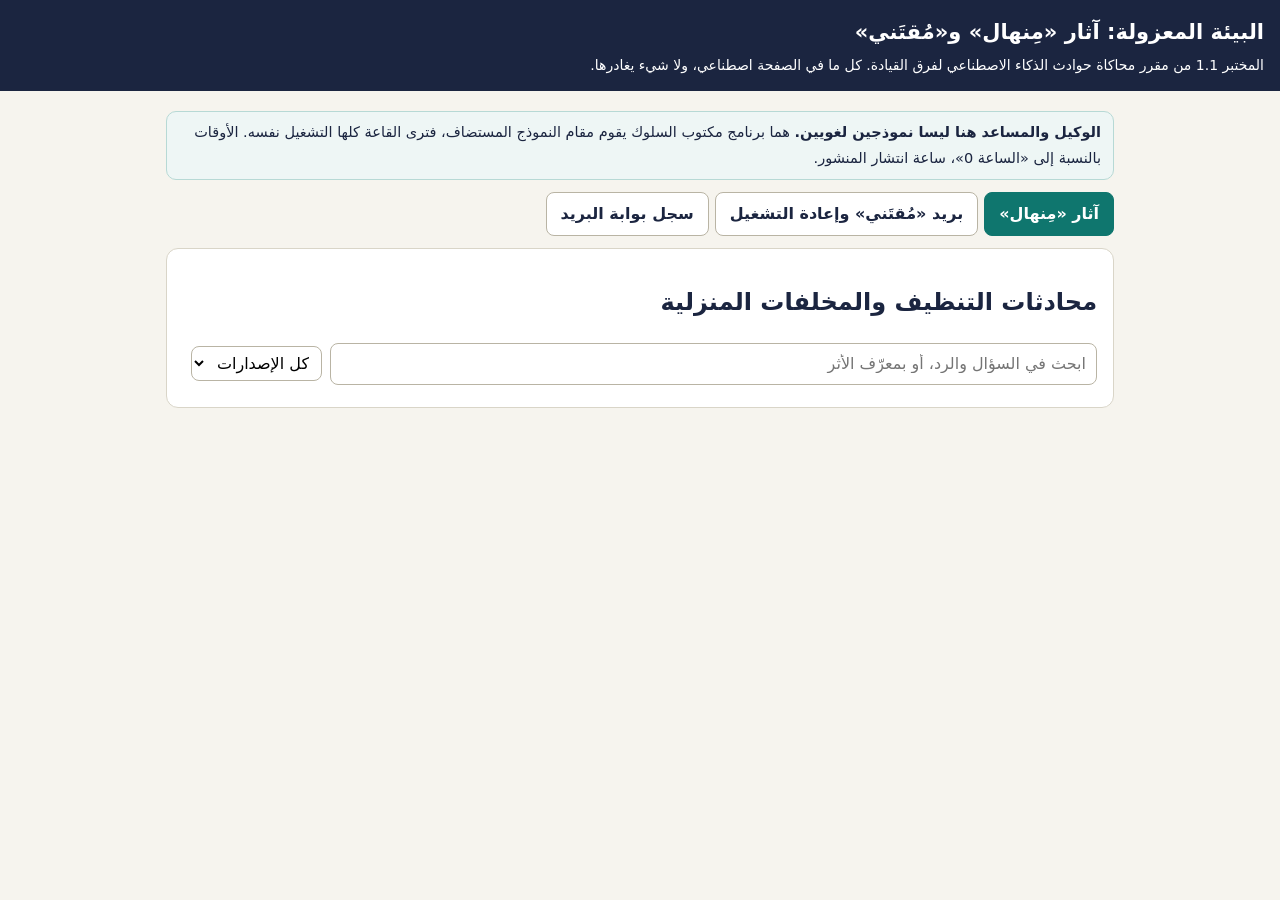
<file: labs/_tools/sandbox.tpl.html>
<!doctype html>
<html lang="ar" dir="rtl">
<head>
<meta charset="utf-8">
<meta name="viewport" content="width=device-width, initial-scale=1">
<title>البيئة المعزولة: آثار «مِنهال» و«مُقتَني»</title>
<style>
  :root { --ink: #1b2540; --paper: #f6f4ee; --line: #d9d5c8; --teal: #0f766e; --coral: #b42318; --muted: #5b6170; }
  * { box-sizing: border-box; }
  body { font-family: "IBM Plex Sans Arabic", system-ui, sans-serif; margin: 0; background: var(--paper); color: var(--ink); line-height: 1.75; font-size: 16px; }
  header { background: var(--ink); color: #fff; padding: 14px 16px; }
  header h1 { font-size: 21px; margin: 0; }
  header p { margin: 2px 0 0; font-size: 14px; }
  main { max-width: 980px; margin: 0 auto; padding: 12px 16px 60px; }
  nav.tabs { display: flex; flex-wrap: wrap; gap: 6px; margin: 12px 0; }
  button, select, input { font: inherit; }
  button { font-weight: 600; padding: 7px 14px; border: 1px solid #b9b4a4; border-radius: 8px; background: #fff; color: var(--ink); cursor: pointer; }
  nav.tabs button[aria-selected="true"] { background: var(--teal); color: #fff; border-color: var(--teal); }
  section.panel { background: #fff; border: 1px solid var(--line); border-radius: 12px; padding: 12px 16px; margin: 10px 0; }
  .bar { display: flex; flex-wrap: wrap; gap: 8px; align-items: center; margin: 6px 0 10px; }
  .bar input[type=search] { flex: 1 1 220px; min-width: 0; padding: 6px 10px; border: 1px solid #b9b4a4; border-radius: 8px; }
  .bar select { padding: 6px 8px; border: 1px solid #b9b4a4; border-radius: 8px; background: #fff; }
  .count { font-size: 14px; color: var(--muted); }
  .card { border: 1px solid var(--line); border-radius: 10px; padding: 8px 12px; margin: 8px 0; background: #fbfaf6; overflow-wrap: anywhere; }
  .card.sel { border-color: var(--teal); box-shadow: 0 0 0 2px #b7d9d5; }
  .meta { font-size: 13.5px; color: var(--muted); }
  .ev { border-inline-start: 4px solid var(--line); padding: 4px 10px; margin: 6px 0; background: #fff; }
  .ev b { display: block; font-size: 13px; color: var(--muted); }
  .ev.model { border-color: #6d28d9; } .ev.call { border-color: var(--teal); } .ev.result { border-color: #0e7490; }
  .ev.guard { border-color: #b45309; } .ev.final { border-color: var(--ink); } .ev.user { border-color: #94a3b8; }
  code, .ltr { direction: ltr; unicode-bidi: isolate; }
  code { font-family: ui-monospace, Consolas, monospace; font-size: 13.5px; overflow-wrap: anywhere; }
  .note { background: #eef6f5; border: 1px solid #b7d9d5; border-radius: 10px; padding: 8px 12px; font-size: 14.5px; margin: 8px 0; }
  .warn { background: #fdf0ee; border-color: #f2c4bd; }
  [hidden] { display: none !important; }
</style>
</head>
<body>
<header>
  <h1>البيئة المعزولة: آثار «مِنهال» و«مُقتَني»</h1>
  <p>المختبر 1.1 من مقرر محاكاة حوادث الذكاء الاصطناعي لفرق القيادة. كل ما في الصفحة اصطناعي، ولا شيء يغادرها.</p>
</header>
<main>
  <div class="note"><b>الوكيل والمساعد هنا ليسا نموذجين لغويين.</b> هما برنامج مكتوب السلوك يقوم مقام النموذج المستضاف، فترى القاعة كلها التشغيل نفسه. الأوقات بالنسبة إلى «الساعة 0»، ساعة انتشار المنشور.</div>
  <nav class="tabs" role="tablist">
    <button role="tab" aria-selected="true" data-tab="minhal">آثار «مِنهال»</button>
    <button role="tab" aria-selected="false" data-tab="muqtani">بريد «مُقتَني» وإعادة التشغيل</button>
    <button role="tab" aria-selected="false" data-tab="gateway">سجل بوابة البريد</button>
  </nav>

  <section class="panel" id="tab-minhal">
    <h2>محادثات التنظيف والمخلفات المنزلية</h2>
    <div class="bar">
      <input type="search" id="m-q" placeholder="ابحث في السؤال والرد، أو بمعرّف الأثر">
      <select id="m-model" aria-label="الإصدار"><option value="">كل الإصدارات</option></select>
      <span class="count" id="m-count"></span>
    </div>
    <div id="m-list"></div>
  </section>

  <section class="panel" id="tab-muqtani" hidden>
    <h2>البريد الوارد</h2>
    <div class="bar">
      <label>الإعداد: <select id="q-config"><option value="incident">كما كان يوم الحادثة</option><option value="controls">بعد الضوابط المقترحة (للنشاط الإضافي)</option></select></label>
    </div>
    <div id="q-list"></div>
    <div id="q-view" hidden>
      <h2 id="q-title"></h2>
      <div class="card" id="q-mail"></div>
      <div class="bar"><button id="q-step">الخطوة التالية</button><button id="q-all">كل الخطوات</button><span class="count" id="q-pos"></span></div>
      <div id="q-trace"></div>
    </div>
  </section>

  <section class="panel" id="tab-gateway" hidden>
    <h2>الرسائل الصادرة من حساب «مُقتَني»</h2>
    <div id="g-list"></div>
  </section>
</main>
<script>
const DATA = /*DATA*/null;
const $ = (id) => document.getElementById(id);
const el = (tag, cls, text) => { const e = document.createElement(tag); if (cls) e.className = cls; if (text != null) e.textContent = text; return e; };
function rel(t) {
  const sign = t < 0 ? 'قبل' : 'بعد';
  const m = Math.abs(t), d = Math.floor(m / 1440), h = Math.floor((m % 1440) / 60), mm = m % 60;
  // Arabic counted nouns: one, two, three to ten, eleven and above
  const count = (n, one, two, few, many) => n === 1 ? one : n === 2 ? two : n <= 10 ? n + ' ' + few : n + ' ' + many;
  const parts = [];
  if (d) parts.push(count(d, 'يوم', 'يومين', 'أيام', 'يومًا'));
  if (h) parts.push(count(h, 'ساعة', 'ساعتين', 'ساعات', 'ساعة'));
  if (mm) parts.push(count(mm, 'دقيقة', 'دقيقتين', 'دقائق', 'دقيقة'));
  if (!parts.length) return 'في الساعة 0';
  return sign + ' ' + parts.join(' و') + ' من الساعة 0';
}
document.querySelectorAll('nav.tabs button').forEach((b) => b.addEventListener('click', () => {
  document.querySelectorAll('nav.tabs button').forEach((x) => x.setAttribute('aria-selected', String(x === b)));
  ['minhal', 'muqtani', 'gateway'].forEach((t) => { $('tab-' + t).hidden = t !== b.dataset.tab; });
}));

// ---- Minhal ----
const models = [...new Set(DATA.minhal.map((x) => x.model))];
models.forEach((m) => { const o = el('option', null, m); o.value = m; $('m-model').append(o); });
function drawMinhal() {
  const q = $('m-q').value.trim();
  const mv = $('m-model').value;
  const rows = DATA.minhal.filter((x) => (!mv || x.model === mv) && (!q || (x.trace_id + ' ' + x.question + ' ' + x.answer).includes(q)));
  $('m-count').textContent = 'النتائج: ' + rows.length + ' من ' + DATA.minhal.length;
  const list = $('m-list');
  list.replaceChildren();
  for (const x of rows.slice(0, 200)) {
    const c = el('div', 'card');
    c.append(el('div', 'meta', x.trace_id + ' · ' + rel(x.t_min) + ' · ' + x.channel + ' · ' + x.model + ' (' + x.alias + ')' + ' · تقييم السائل: ' + ({ up: 'إيجابي', down: 'سلبي', none: 'لا تقييم' }[x.feedback])));
    c.append(el('p', null, 'السؤال: ' + x.question));
    c.append(el('p', null, 'الرد: ' + x.answer));
    for (const s of x.spans) {
      const e = el('div', 'ev ' + (s.name === 'llm.generate' ? 'model' : s.name === 'safety_filter' ? 'guard' : 'result'));
      e.append(el('b', null, s.name));
      e.append(el('code', null, Object.entries(s).filter(([k]) => k !== 'name').map(([k, v]) => k + '=' + v).join('  ')));
      c.append(e);
    }
    list.append(c);
  }
  if (rows.length > 200) list.append(el('p', 'count', 'تظهر أول 200 نتيجة: ضيّق البحث.'));
}
$('m-q').addEventListener('input', drawMinhal);
$('m-model').addEventListener('change', drawMinhal);
drawMinhal();

// ---- Muqtani ----
let current = null, shown = 0;
function drawInbox() {
  const list = $('q-list');
  list.replaceChildren();
  for (const m of DATA.mails) {
    const c = el('div', 'card' + (current && current.id === m.id ? ' sel' : ''));
    c.append(el('div', 'meta', m.id + ' · ' + rel(m.t_min)));
    const p = el('p', null);
    p.append(el('span', null, 'من: '), el('code', null, m.from));
    c.append(p, el('div', null, m.subject));
    const b = el('button', null, 'افتح وأعد التشغيل');
    b.addEventListener('click', () => { current = m; shown = 0; drawInbox(); drawMail(); });
    c.append(b);
    list.append(c);
  }
}
function events() { return DATA.traces[current.id][$('q-config').value]; }
function drawMail() {
  $('q-view').hidden = false;
  $('q-title').textContent = current.id + ': ' + current.subject;
  const box = $('q-mail');
  box.replaceChildren();
  box.append(el('div', 'meta', 'كما يعرضها برنامج البريد'));
  const p = el('p', null); p.append(el('span', null, 'من: '), el('code', null, current.from)); box.append(p);
  box.append(el('p', null, current.body));
  if (current.hidden) box.append(el('p', 'meta', 'لا يظهر في برنامج البريد شيء آخر.'));
  drawTrace();
}
function drawTrace() {
  const ev = events();
  const t = $('q-trace');
  t.replaceChildren();
  ev.slice(0, shown).forEach((e) => {
    const d = el('div', 'ev ' + e.kind);
    d.append(el('b', null, e.name + ' · ' + rel(e.t_min)));
    d.append(el(e.kind === 'call' ? 'code' : 'span', null, e.text));
    t.append(d);
  });
  if (shown >= ev.length && ev.some((e) => e.name === 'tool.send_email')) t.append(el('div', 'note warn', 'في البيئة المعزولة لا يغادر شيء: الرسالة وما أُرفق بها محفوظان في صندوق الإرسال المعزول (sandbox_outbox).'));
  $('q-pos').textContent = 'الخطوة ' + Math.min(shown, ev.length) + ' من ' + ev.length;
}
$('q-step').addEventListener('click', () => { if (current) { shown = Math.min(shown + 1, events().length); drawTrace(); } });
$('q-all').addEventListener('click', () => { if (current) { shown = events().length; drawTrace(); } });
$('q-config').addEventListener('change', () => { if (current) { shown = 0; drawTrace(); } });
drawInbox();

// ---- gateway ----
for (const g of DATA.gateway) {
  const c = el('div', 'card');
  c.append(el('div', 'meta', g.message_id + ' · ' + rel(g.t_min) + ' · رد على ' + g.in_reply_to));
  const p = el('p', null); p.append(el('span', null, 'إلى النطاق: '), el('code', null, g.to_domain)); c.append(p);
  c.append(el('p', null, 'المرفق: ' + (g.attachment || 'لا مرفق') + ' · الحجم: ' + g.bytes.toLocaleString('en-US') + ' بايت · الحالة: ' + g.status + ' · فحص DLP: ' + g.dlp));
  $('g-list').append(c);
}
</script>
</body>
</html>
</file>
<file: _engine/academy.css>
/* ======== theme/tokens.css ======== */
/* SDAIA Academy engine · theme tokens
   Every colour, font, type size and radius the theme uses, as a custom property on :root.
   A course changes the look by overriding tokens in assets/course.css, never by editing the
   engine. The track accent comes from data-track; right-to-left pages switch the Arabic type
   settings and the few direction helpers at the end of this file. */

:root {
  /* brand */
  --navy: #1c355e;
  --navy-deep: #142846;
  --teal: #00ae8d;
  --coral: #e96852;
  --green: #6abf4b;
  --cyan: #00c1de;
  --amber: #ffb548;
  --amber-ink: #d98f17;
  --purple: #625d9c;

  /* The accents as text. Most of them are too light to read as text (4.5 to 1): on white, on
     paper and on their own tints the text is the accent darkened with black; on navy it is the
     accent lightened with white. The shares are the largest that still reach 4.5 to 1. Fills,
     bars and borders keep the accents themselves. A course that changes an accent changes these
     with it. */
  --teal-text: color-mix(in srgb, var(--teal) 70%, #000);
  --coral-text: color-mix(in srgb, var(--coral) 72%, #000);
  --green-text: color-mix(in srgb, var(--green) 62%, #000);
  --cyan-text: color-mix(in srgb, var(--cyan) 60%, #000);
  --amber-text: color-mix(in srgb, var(--amber) 55%, #000);
  --amber-ink-text: color-mix(in srgb, var(--amber-ink) 66%, #000);
  --purple-text: var(--purple);
  --navy-text: var(--navy);
  --teal-on-dark: color-mix(in srgb, var(--teal) 62%, #fff);
  --coral-on-dark: color-mix(in srgb, var(--coral) 57%, #fff);
  --green-on-dark: color-mix(in srgb, var(--green) 80%, #fff);
  --cyan-on-dark: color-mix(in srgb, var(--cyan) 82%, #fff);
  --amber-on-dark: var(--amber);

  /* neutrals */
  --ink: #101820;
  --black: #000;
  --white: #fff;
  --paper: #f7f5f0;
  --paper-2: #efece4;
  --paper-3: #fbfaf7;
  --line: #d4d0c5;
  --muted: #5b6472;
  --stage-bg: #0b111a;
  --glow: rgba(0, 174, 141, .22);
  --glow-page: rgba(0, 174, 141, .25);

  /* text and lines on dark slides (title, section, dark, break) */
  --on-dark: #fff;
  --on-dark-1: rgba(255, 255, 255, .88);
  --on-dark-soft: rgba(255, 255, 255, .82);
  --on-dark-2: rgba(255, 255, 255, .78);
  --on-dark-3: rgba(255, 255, 255, .66);
  --on-dark-line: rgba(255, 255, 255, .3);
  --on-dark-line-2: rgba(255, 255, 255, .4);
  --on-dark-fill: rgba(255, 255, 255, .14);
  --on-dark-fill-2: rgba(255, 255, 255, .08);
  --on-dark-fill-3: rgba(255, 255, 255, .12);

  /* code */
  --code-bg: #0f1722;
  --code-fg: #e6edf3;
  --code-file: #8b98a9;
  --code-comment: #7d8a9b;
  --code-line: #26364a;
  --code-mark: rgba(255, 181, 72, .16);
  --code-inline: rgba(28, 53, 94, .08);
  --code-inline-page: rgba(28, 53, 94, .07);
  --nb-fg: #ffd18a;
  --nb-hover: #1c2a3d;

  /* highlight.js classes, written at build time (the atom-one-dark palette) */
  --hl-comment: #7f8796; /* lighter than the palette's #5c6370, which reads at 3 to 1 */
  --hl-keyword: #c678dd;
  --hl-name: #e06c75;
  --hl-literal: #56b6c2;
  --hl-string: #98c379;
  --hl-number: #d19a66;
  --hl-title: #61aeee;
  --hl-class: #e6c07b;

  /* token chips, in cycles of five */
  --chip: #dbe7ff;
  --chip-1: #ffe3b3;
  --chip-2: #c9efe6;
  --chip-3: #ffd3cb;
  --chip-4: #d7f0ff;
  --chip-5: #e2def5;
  --chip-ids: #eef0f3;
  --chip-edge: rgba(0, 0, 0, .06);

  /* fonts: local IBM Plex (fonts.css), system fonts as the fallback */
  --font-latin: "IBM Plex Sans", "IBM Plex Sans Arabic", system-ui, -apple-system, "Segoe UI", sans-serif;
  --font-ar: "IBM Plex Sans Arabic", "IBM Plex Sans", system-ui, -apple-system, "Segoe UI", sans-serif;
  --font: var(--font-latin);
  /* Plex Mono has no Arabic: Arabic in code and key caps takes Plex Sans Arabic, which is loaded
     for the Arabic range only, instead of a system monospace that shapes it badly. */
  --mono: "IBM Plex Mono", "IBM Plex Sans Arabic", ui-monospace, "Cascadia Code", Consolas, monospace;

  /* the stage */
  --stage-w: 1600px;
  --stage-h: 900px;
  --slide-pad-top: 92px;
  --slide-pad-inline: 110px;
  --slide-pad-bottom: 90px;

  /* type on the stage */
  --fs-body: 30px;
  --lh-body: 1.42;
  --fs-title: 96px;
  --fs-h1: 84px;
  --fs-section: 80px;
  --fs-break: 90px;
  --fs-h2: 54px;
  --fs-h3: 34px;
  --fs-h4: 26px;
  --fs-lead: 36px;
  --fs-small: 24px;
  --fs-xsmall: 20px;
  --fs-kicker: 20px;
  --fs-caption: 19px;
  --fs-chrome: 17px;
  --fs-footer: 16px;
  --fs-big: 96px;
  --fs-stat: 72px;
  --fs-timer: 190px;
  --fs-sess-no: 240px;
  --lh-h1: 1.05;
  --lh-h2: 1.12;
  --lh-title: 1.05;
  --ls-heading: -.01em;
  --ls-kicker: .14em;
  --ls-label: .1em;
  --ls-chrome: .04em;
  --case-label: uppercase;
  --ar-bump: 0px; /* Arabic small labels read one size up */

  /* course pages and lab pages */
  --lh-page: 1.55;
  --lh-lab: 1.65;
  --lh-page-h1: 1.05;
  --lh-lab-h1: 1.2;

  /* radii */
  --r-card: 18px;
  --r-callout: 16px;
  --r-code: 16px;
  --r-opt: 14px;
  --r-table: 14px;
  --r-chip: 12px;
  --r-tag: 10px;
  --r-token: 8px;
  --r-inline: 6px;
  --r-bar: 6px;
  --r-cell: 4px;
  --r-pill: 999px;

  /* engine UI (theme/ui.css) */
  --ui-bg: rgba(16, 24, 32, .97);
  --ui-bg-solid: #101820;
  --ui-bg-2: #142238;
  --ui-fg: #e6edf3;
  --ui-muted: #9aa7b8;
  --ui-line: rgba(255, 255, 255, .14);
  --ui-hover: rgba(255, 255, 255, .08);
  --ui-press: rgba(255, 255, 255, .16);
  --ui-backdrop: rgba(5, 10, 18, .72);
  --ui-shadow: 0 16px 48px rgba(0, 0, 0, .38);
  --ui-focus: #3b8bff;
  --ui-ok: #2fbf8f;
  --ui-warn: #ffb548;
  --ui-error: #ff7a66;
  --ui-black: #000;
  --ui-font-size: 15px;
  --ui-radius: 12px;
  --ui-radius-s: 8px;
  --ui-z: 1000;

  /* the accent of the course's track (data-track), amber when there is none; as text on a light
     background and on navy */
  --track-color: var(--amber);
  --track-text: var(--amber-text);
  --track-on-dark: var(--amber-on-dark);

  /* Direction helpers for the few things CSS has no logical keyword for: a horizontal
     inset shadow (multiply its offset by --ax-dir), text-align that must follow the page and
     not the element, a gradient that starts at the reading start. */
  --ax-dir: 1;
  --ax-start: left;
  --ax-end: right;
  --ax-to-end: to right;
  --ax-x-near-end: 85%;
  --ax-x-start: 0%;
}

/* tracks: data-track on <html>, .deck or <body> */
:root, [data-track] { --track-color: var(--amber); --track-text: var(--amber-text); --track-on-dark: var(--amber-on-dark); }
[data-track="fluency"] { --track-color: var(--teal); --track-text: var(--teal-text); --track-on-dark: var(--teal-on-dark); }
[data-track="foundations"] { --track-color: var(--green); --track-text: var(--green-text); --track-on-dark: var(--green-on-dark); }
[data-track="ai-engineering"] { --track-color: var(--amber); --track-text: var(--amber-text); --track-on-dark: var(--amber-on-dark); }
[data-track="data-science"] { --track-color: var(--cyan); --track-text: var(--cyan-text); --track-on-dark: var(--cyan-on-dark); }
[data-track="executives"] { --track-color: var(--coral); --track-text: var(--coral-text); --track-on-dark: var(--coral-on-dark); }

/* Arabic: the Arabic face first, taller lines, no letter spacing, no capitals to imitate */
[dir="rtl"] {
  --font: var(--font-ar);
  --lh-h1: 1.22;
  --lh-h2: 1.3;
  --lh-title: 1.2;
  --ls-heading: 0;
  --ls-kicker: 0;
  --ls-label: 0;
  --ls-chrome: 0;
  --case-label: none;
  --ar-bump: 1.5px;
  --fs-kicker: 22px;
  --lh-page: 1.7;
  --lh-lab: 1.75;
  --lh-page-h1: 1.2;
  --lh-lab-h1: 1.3;
  --ax-dir: -1;
  --ax-start: right;
  --ax-end: left;
  --ax-to-end: to left;
  --ax-x-near-end: 15%;
  --ax-x-start: 100%;
}

/* ======== theme/fonts.css ======== */
/* SDAIA Academy engine · fonts
   IBM Plex, local (SIL Open Font License 1.1, fonts/OFL.txt), so a deck opened from disk or
   offline looks the same. The paths are relative to the bundle (_engine/academy.css next to
   _engine/fonts/). Each file declares the characters it holds: an English page never
   downloads an Arabic file, and an Arabic page fetches the Latin files only for Latin text.
   The file names are short on purpose: Windows refuses a path longer than 260 characters, and
   a course repository can sit in a deep folder. */

@font-face {
  font-family: "IBM Plex Sans";
  font-style: normal;
  font-weight: 400;
  font-display: swap;
  src: url("fonts/plex-sans-400.woff2") format("woff2");
  unicode-range: U+0000-00FF, U+0131, U+0152-0153, U+02BB-02BC, U+02C6, U+02DA, U+02DC, U+0304, U+0308, U+0329, U+2000-206F, U+20AC, U+2122, U+2191, U+2193, U+2212, U+2215, U+FEFF, U+FFFD;
}
@font-face {
  font-family: "IBM Plex Sans";
  font-style: normal;
  font-weight: 600;
  font-display: swap;
  src: url("fonts/plex-sans-600.woff2") format("woff2");
  unicode-range: U+0000-00FF, U+0131, U+0152-0153, U+02BB-02BC, U+02C6, U+02DA, U+02DC, U+0304, U+0308, U+0329, U+2000-206F, U+20AC, U+2122, U+2191, U+2193, U+2212, U+2215, U+FEFF, U+FFFD;
}
@font-face {
  font-family: "IBM Plex Sans";
  font-style: normal;
  font-weight: 700;
  font-display: swap;
  src: url("fonts/plex-sans-700.woff2") format("woff2");
  unicode-range: U+0000-00FF, U+0131, U+0152-0153, U+02BB-02BC, U+02C6, U+02DA, U+02DC, U+0304, U+0308, U+0329, U+2000-206F, U+20AC, U+2122, U+2191, U+2193, U+2212, U+2215, U+FEFF, U+FFFD;
}

@font-face {
  font-family: "IBM Plex Sans Arabic";
  font-style: normal;
  font-weight: 400;
  font-display: swap;
  src: url("fonts/plex-arabic-400.woff2") format("woff2");
  unicode-range: U+0600-06FF, U+0750-077F, U+0870-088E, U+0890-0891, U+0897-08E1, U+08E3-08FF, U+200C-200E, U+2010-2011, U+204F, U+2E41, U+FB50-FDFF, U+FE70-FE74, U+FE76-FEFC;
}
@font-face {
  font-family: "IBM Plex Sans Arabic";
  font-style: normal;
  font-weight: 600;
  font-display: swap;
  src: url("fonts/plex-arabic-600.woff2") format("woff2");
  unicode-range: U+0600-06FF, U+0750-077F, U+0870-088E, U+0890-0891, U+0897-08E1, U+08E3-08FF, U+200C-200E, U+2010-2011, U+204F, U+2E41, U+FB50-FDFF, U+FE70-FE74, U+FE76-FEFC;
}
@font-face {
  font-family: "IBM Plex Sans Arabic";
  font-style: normal;
  font-weight: 700;
  font-display: swap;
  src: url("fonts/plex-arabic-700.woff2") format("woff2");
  unicode-range: U+0600-06FF, U+0750-077F, U+0870-088E, U+0890-0891, U+0897-08E1, U+08E3-08FF, U+200C-200E, U+2010-2011, U+204F, U+2E41, U+FB50-FDFF, U+FE70-FE74, U+FE76-FEFC;
}

@font-face {
  font-family: "IBM Plex Mono";
  font-style: normal;
  font-weight: 400;
  font-display: swap;
  src: url("fonts/plex-mono-400.woff2") format("woff2");
  unicode-range: U+0000-00FF, U+0131, U+0152-0153, U+02BB-02BC, U+02C6, U+02DA, U+02DC, U+0304, U+0308, U+0329, U+2000-206F, U+20AC, U+2122, U+2191, U+2193, U+2212, U+2215, U+FEFF, U+FFFD;
}
@font-face {
  font-family: "IBM Plex Mono";
  font-style: normal;
  font-weight: 600;
  font-display: swap;
  src: url("fonts/plex-mono-600.woff2") format("woff2");
  unicode-range: U+0000-00FF, U+0131, U+0152-0153, U+02BB-02BC, U+02C6, U+02DA, U+02DC, U+0304, U+0308, U+0329, U+2000-206F, U+20AC, U+2122, U+2191, U+2193, U+2212, U+2215, U+FEFF, U+FFFD;
}

/* ======== theme/deck.css ======== */
/* SDAIA Academy engine · the deck: stage, slides, chrome, typography, layout helpers, slide
   kinds, fragments, and the column a deck becomes without JavaScript, in the reading view and
   in the print preview.
   Slide rules are written as :where(.deck) .x: they apply only inside a deck (one stylesheet
   serves decks, course pages and labs) and keep the weight of a plain .x, so a course's
   assets/course.css overrides them exactly as it overrode the previous system. */

* { box-sizing: border-box; }

html[data-ax="deck"], html[data-ax="deck"] body { margin: 0; height: 100%; }
html[data-ax="deck"] body {
  background: var(--stage-bg);
  color: var(--ink);
  font-family: var(--font);
  -webkit-font-smoothing: antialiased;
}
html.ax-js[data-ax="deck"]:not(.ax-view-read):not(.ax-view-print) body { overflow: hidden; }

/* ---------- the stage: 1600 by 900, placed and scaled by Academy.deck with one transform ----------
   left and top are physical on purpose: the transform that places the stage is physical too. */
.ax-js .deck {
  position: fixed;
  left: 0;
  top: 0;
  width: var(--stage-w);
  height: var(--stage-h);
  transform-origin: 0 0;
}

:where(.deck) .slide {
  position: absolute;
  inset: 0;
  background: var(--paper);
  padding: var(--slide-pad-top) var(--slide-pad-inline) var(--slide-pad-bottom);
  display: none;
  flex-direction: column;
  overflow: hidden;
  font-size: var(--fs-body);
  line-height: var(--lh-body);
}
:where(.deck) .slide.active { display: flex; }
:where(.deck) .slide:focus { outline: none; }
:where(.deck) .slide > .body { flex: 1; display: flex; flex-direction: column; justify-content: center; min-height: 0; }
:where(.deck) .slide.top > .body { justify-content: flex-start; }
:where(.deck) .slide.entered > .body { animation: ax-enter .35s ease both; }
@keyframes ax-enter { from { opacity: 0; transform: translateY(10px); } to { opacity: 1; transform: none; } }
:where(.deck) aside.notes { display: none; }

/* ---------- fragments: .frag waits for its step; elements sharing data-frag come together ---------- */
.ax-js :where(.deck) .frag { opacity: 0; transform: translateY(14px); transition: opacity .35s ease, transform .35s ease; }
:where(.deck) .frag.on { opacity: 1; transform: none; }
:where(.deck) .frag.dim-after.on:not(:last-of-type) { opacity: .55; }

/* ---------- chrome drawn by the runtime ---------- */
:where(.deck) .chrome-top {
  position: absolute;
  inset-inline: var(--slide-pad-inline);
  top: 34px;
  display: flex;
  justify-content: space-between;
  align-items: center;
  font-size: var(--fs-chrome);
  letter-spacing: var(--ls-chrome);
  color: var(--muted);
}
:where(.deck) .chrome-top .logo { height: 44px; color: var(--navy); display: flex; }
:where(.deck) .chrome-top .logo svg { height: 100%; width: auto; }
:where(.deck) .chrome-top .crumb { display: flex; gap: 14px; align-items: center; }
:where(.deck) .chrome-top .crumb b { color: var(--navy); font-weight: 600; }
:where(.deck) .chrome-bottom {
  position: absolute;
  inset-inline: var(--slide-pad-inline);
  bottom: 30px;
  display: flex;
  justify-content: space-between;
  align-items: center;
  font-size: var(--fs-footer);
  color: var(--muted);
}
:where(.deck) .chrome-bottom .track { display: flex; align-items: center; gap: 10px; }
:where(.deck) .chrome-bottom .track i { width: 12px; height: 12px; border-radius: 3px; background: var(--track-color); display: inline-block; }
:where(.deck) .chrome-bottom .no { direction: ltr; unicode-bidi: isolate; }
:where(.deck) > .progress {
  position: absolute;
  inset-inline-start: 0;
  bottom: 0;
  height: 6px;
  background: var(--track-color);
  transition: width .25s ease;
}

/* ---------- typography ---------- */
:where(.deck) :is(h1, h2, h3, h4) { margin: 0; color: var(--navy); font-weight: 700; letter-spacing: var(--ls-heading); }
:where(.deck) h1 { font-size: var(--fs-h1); line-height: var(--lh-h1); }
:where(.deck) h2 { font-size: var(--fs-h2); line-height: var(--lh-h2); margin-bottom: 30px; }
:where(.deck) h3 { font-size: var(--fs-h3); line-height: 1.2; margin-bottom: 12px; }
:where(.deck) h4 { font-size: var(--fs-h4); margin-bottom: 8px; }
:where(.deck) p { margin: 0 0 18px; }
:where(.deck) .kicker {
  font-size: var(--fs-kicker);
  font-weight: 600;
  letter-spacing: var(--ls-kicker);
  text-transform: var(--case-label);
  color: var(--teal-text);
  margin-bottom: 14px;
}
:where(.deck) .lead { font-size: var(--fs-lead); color: var(--muted); line-height: 1.35; }
:where(.deck) .small { font-size: var(--fs-small); }
:where(.deck) .xsmall { font-size: var(--fs-xsmall); }
:where(.deck) .muted { color: var(--muted); }
:where(.deck) .center { text-align: center; }
:where(.deck) .ar { font-family: var(--font-ar); direction: rtl; unicode-bidi: isolate; }
:where(.deck) .en, :where(.deck) .ltr { direction: ltr; unicode-bidi: isolate; }
:where(.deck) .en { font-family: var(--font-latin); }
:where(.deck) :is(b, strong) { font-weight: 600; }
:where(.deck) em { color: var(--coral-text); font-style: normal; font-weight: 600; }
:where(.deck) code {
  font-family: var(--mono);
  font-size: .86em;
  background: var(--code-inline);
  padding: 2px 8px;
  border-radius: var(--r-inline);
  color: var(--navy);
  direction: ltr;
  unicode-bidi: isolate;
}
:where(.deck) a { color: var(--teal-text); }

:where(.deck) :is(ul, ol).bullets { margin: 0; padding-inline-start: 0; list-style: none; }
:where(.deck) :is(ul, ol).bullets > li { position: relative; padding-inline-start: 42px; margin-bottom: 16px; }
:where(.deck) ul.bullets > li::before {
  content: "";
  position: absolute;
  inset-inline-start: 6px;
  top: .52em;
  width: 14px;
  height: 14px;
  border-radius: 4px;
  background: var(--track-color);
  transform: rotate(45deg);
}
/* The number is the list's own (list-item), so <ol start="4"> counts from 4 as in any HTML
   (Chrome does not carry <li value> into this pseudo-element). A list written for the previous system with an inline counter-reset keeps its counter. */
:where(.deck) ol.bullets > li::before {
  content: counter(list-item);
  position: absolute;
  inset-inline-start: 0;
  top: .1em;
  width: 30px;
  height: 30px;
  border-radius: 50%;
  background: var(--navy);
  color: var(--white);
  font-size: 18px;
  font-weight: 600;
  display: grid;
  place-items: center;
}
:where(.deck) ol.bullets[style*="counter-reset"] > li { counter-increment: n; }
:where(.deck) ol.bullets[style*="counter-reset"] > li::before { content: counter(n); }
:where(.deck) :is(ul, ol).bullets.tight > li { margin-bottom: 8px; }
:where(.deck) ul.bullets ul { margin: 6px 0 0; padding-inline-start: 26px; font-size: .86em; color: var(--muted); }

/* ---------- layout helpers ---------- */
:where(.deck) .cols { display: grid; gap: 44px; align-items: start; }
:where(.deck) .cols-2 { grid-template-columns: 1fr 1fr; }
:where(.deck) .cols-3 { grid-template-columns: repeat(3, 1fr); }
:where(.deck) .cols-4 { grid-template-columns: repeat(4, 1fr); }
:where(.deck) .cols-12 { grid-template-columns: 1fr 2fr; }
:where(.deck) .cols-21 { grid-template-columns: 2fr 1fr; }
:where(.deck) .cols-32 { grid-template-columns: 3fr 2fr; }
:where(.deck) .cols.gap-s { gap: 24px; }
:where(.deck) .cols.mid { align-items: center; }
:where(.deck) .cols > .card { align-self: stretch; } /* cards in one row share the row height */
:where(.deck) .stack > * + * { margin-top: 20px; }
:where(.deck) .stack.dense > * + * { margin-top: 12px; }
:where(.deck) .mt { margin-top: 30px; }
:where(.deck) .mt-s { margin-top: 14px; }
:where(.deck) .mb0 { margin-bottom: 0; }

/* ---------- slide kinds ---------- */
:where(.deck) :is(.slide.title, .slide.section, .slide.break, .slide.dark) {
  background:
    radial-gradient(1200px 700px at 85% 15%, var(--glow), transparent 60%),
    radial-gradient(900px 600px at 10% 100%, color-mix(in srgb, var(--track-color) 16%, transparent), transparent 60%),
    var(--navy);
  color: var(--on-dark);
}
/* Text on the navy itself is light. A box with a light background of its own (a card, a callout,
   a table, an option…: the list below) keeps the colours it has on a light slide, and so does
   everything in it, so every component reads on a dark slide as on a light one. */
:where(.deck) :is(.slide.title, .slide.section, .slide.break, .slide.dark) :is(h1, h2, h3, h4, .big):where(:not(:is(.card, .callout, .pill, table.t, .flow .step, .agenda .item:not(.brk), .quiz .opt, .prompt:not(.dark), .chat .msg, .trace .ev, .tools span, .ladder .rung, .figure, .tokens span, .legend span, .lab-tag, .ax-act-btn, .ax-act-input) *)) { color: var(--on-dark); }
:where(.deck) :is(.slide.title, .slide.section, .slide.break, .slide.dark) :is(.lead, .muted, .caption, .stat .lbl, .bars .val, .checklist li .min, .matrix .lbl, .flow .arrow, .agenda .item.brk, ul.bullets ul, .ax-act-status, .ax-act-unit):where(:not(:is(.card, .callout, .pill, table.t, .flow .step, .agenda .item:not(.brk), .quiz .opt, .prompt:not(.dark), .chat .msg, .trace .ev, .tools span, .ladder .rung, .figure, .tokens span, .legend span, .lab-tag, .ax-act-btn, .ax-act-input) *)) { color: var(--on-dark-2); }
:where(.deck) :is(.slide.title, .slide.section, .slide.break, .slide.dark) a:where(:not(:is(.card, .callout, .pill, table.t, .flow .step, .agenda .item:not(.brk), .quiz .opt, .prompt:not(.dark), .chat .msg, .trace .ev, .tools span, .ladder .rung, .figure, .tokens span, .legend span, .lab-tag, .ax-act-btn, .ax-act-input) *)) { color: var(--teal-on-dark); }
:where(.deck) :is(.slide.title, .slide.section, .slide.break, .slide.dark) em:where(:not(:is(.card, .callout, .pill, table.t, .flow .step, .agenda .item:not(.brk), .quiz .opt, .prompt:not(.dark), .chat .msg, .trace .ev, .tools span, .ladder .rung, .figure, .tokens span, .legend span, .lab-tag, .ax-act-btn, .ax-act-input) *)) { color: var(--coral-on-dark); }
:where(.deck) :is(.slide.title, .slide.section, .slide.break, .slide.dark) .kicker:where(:not(:is(.card, .callout, .pill, table.t, .flow .step, .agenda .item:not(.brk), .quiz .opt, .prompt:not(.dark), .chat .msg, .trace .ev, .tools span, .ladder .rung, .figure, .tokens span, .legend span, .lab-tag, .ax-act-btn, .ax-act-input) *)) { color: var(--track-on-dark); }
:where(.deck) :is(.slide.title, .slide.section, .slide.break, .slide.dark) code:where(:not(:is(.card, .callout, .pill, table.t, .flow .step, .agenda .item:not(.brk), .quiz .opt, .prompt:not(.dark), .chat .msg, .trace .ev, .tools span, .ladder .rung, .figure, .tokens span, .legend span, .lab-tag, .ax-act-btn, .ax-act-input, pre) *)) { background: var(--on-dark-fill); color: var(--on-dark); }
:where(.deck) :is(.slide.title, .slide.section, .slide.break, .slide.dark) ol.bullets > li::before { background: var(--track-color); color: var(--ink); }
:where(.deck) :is(.slide.title, .slide.section, .slide.break, .slide.dark) .chrome-top .logo { color: var(--on-dark); }
:where(.deck) :is(.slide.title, .slide.section, .slide.break, .slide.dark) :is(.chrome-top, .chrome-bottom) { color: var(--on-dark-3); }
:where(.deck) :is(.slide.title, .slide.section, .slide.break, .slide.dark) .chrome-top .crumb b { color: var(--on-dark); }

:where(.deck) .slide.title h1 { font-size: var(--fs-title); line-height: var(--lh-title); max-width: 1250px; }
:where(.deck) .slide.title .meta { display: flex; gap: 14px; margin-top: 46px; flex-wrap: wrap; }
:where(.deck) .slide.title .meta span {
  font-size: 21px;
  padding: 8px 18px;
  border-radius: var(--r-pill);
  border: 1px solid var(--on-dark-line);
  color: var(--on-dark-1);
  clip-path: inset(0 round var(--r-pill));
}
:where(.deck) .slide.title .meta span.track { background: var(--track-color); color: var(--ink); border-color: var(--track-color); font-weight: 600; }

:where(.deck) .slide.section .sess-no {
  position: absolute;
  inset-inline-end: var(--slide-pad-inline);
  bottom: 110px;
  font-size: var(--fs-sess-no);
  font-weight: 700;
  line-height: .8;
  letter-spacing: -.04em;
  color: transparent;
  -webkit-text-stroke: 2px color-mix(in srgb, var(--track-color) 75%, transparent);
}
:where(.deck) .slide.section h1 { font-size: var(--fs-section); max-width: 1100px; }
:where(.deck) .slide.section .outcomes { margin-top: 40px; font-size: 26px; color: var(--on-dark-1); max-width: 1000px; }
:where(.deck) .slide.section .outcomes li::before { background: var(--track-color); }

:where(.deck) .slide.break .body { align-items: center; text-align: center; }
:where(.deck) .slide.break h1 { font-size: var(--fs-break); }

/* the lab slide: the second column on a paper panel that starts at the middle of the stage */
:where(.deck) .slide.lab { background: linear-gradient(var(--ax-to-end), var(--white) 0 50%, var(--paper) 50%); }
:where(.deck) .slide.lab .cols-2 { gap: 0; }
:where(.deck) .slide.lab .cols-2 > :first-child { padding-inline-end: 48px; }
:where(.deck) .slide.lab .cols-2 > :last-child { padding-inline-start: 48px; }

/* capstone day: the running order and "now presenting" */
:where(.deck) .slide.order input {
  font: inherit;
  width: 100%;
  border: none;
  border-bottom: 1px dashed var(--line);
  background: transparent;
  color: var(--ink);
  padding: 2px 0;
}
:where(.deck) .slide.presenting .center input {
  font: 700 72px var(--font);
  text-align: center;
  width: 100%;
  max-width: 1300px;
  color: var(--on-dark);
  background: transparent;
  border: none;
  border-bottom: 2px dashed var(--on-dark-line);
  padding: 6px 0;
}

/* ---------- the column: no JavaScript, the reading view, the print preview ----------
   Each slide keeps its 1600 by 900 layout and is zoomed to the column, so it reads exactly as
   it projects. Without JavaScript the zoom steps with the window width; with it, Academy.deck
   sets --ax-col-scale to the column width. In a window narrower than 900 pixels the reading
   view and the page without JavaScript reflow each slide instead (plugin-read.css). */
html:not(.ax-js)[data-ax="deck"] body, html.ax-view-read body, html.ax-view-print body { overflow: auto; height: auto; }
html:not(.ax-js) .deck, .ax-view-read .deck, .ax-view-print .deck {
  position: static;
  transform: none !important;
  width: auto;
  height: auto;
  display: flex;
  flex-direction: column;
  align-items: center;
  gap: 16px;
  padding: 16px 16px 96px;
}
html:not(.ax-js) :where(.deck) .slide, .ax-view-read :where(.deck) .slide, .ax-view-print :where(.deck) .slide {
  display: flex;
  position: relative;
  inset: auto;
  flex: none;
  width: var(--stage-w);
  height: var(--stage-h);
}
.ax-view-read :where(.deck) .slide, .ax-view-print :where(.deck) .slide { zoom: var(--ax-col-scale, 1); }
html:not(.ax-js) :where(.deck) .slide { justify-content: center; zoom: .25; }
html:not(.ax-js) .frag, .ax-view-read .frag, .ax-view-print .frag { opacity: 1; transform: none; }
.ax-view-read :where(.deck) .slide.entered > .body, .ax-view-print :where(.deck) .slide.entered > .body { animation: none; }
.ax-view-read .deck > .progress, .ax-view-print .deck > .progress { display: none; }
@media (min-width: 520px) { html:not(.ax-js) :where(.deck) .slide { zoom: .3; } }
@media (min-width: 700px) { html:not(.ax-js) :where(.deck) .slide { zoom: .42; } }
@media (min-width: 1000px) { html:not(.ax-js) :where(.deck) .slide { zoom: .6; } }
@media (min-width: 1300px) { html:not(.ax-js) :where(.deck) .slide { zoom: .78; } }
@media (min-width: 1660px) { html:not(.ax-js) :where(.deck) .slide { zoom: 1; } }

@media (prefers-reduced-motion: reduce) {
  :where(.deck) .slide.entered > .body { animation: none; }
  .ax-js :where(.deck) .frag { transform: none; transition: opacity .01s; }
  :where(.deck) > .progress { transition: none; }
}

/* ======== theme/components.css ======== */
/* SDAIA Academy engine · slide components
   The class vocabulary of the previous system, kept whole so its decks move over unchanged:
   cards, pills, callouts, tables, code, token chips, flows, numbers, bars, agenda, quiz,
   checklist and the lab slide pieces, prompts, chats, tool chips, traces, the ladder, figures,
   matrices, meters, timers. docs/components.md shows the markup of each.
   Rounded boxes keep a uniform 1px border and draw their accent strip as an inset shadow, and
   clip their painting to their own radius: mixed border widths and plain-rectangle backgrounds
   both leave small artifacts in the corners when the stage is scaled. */

:where(.deck) :is(.card, .chat .msg) { clip-path: inset(0 round var(--r-card)); }
:where(.deck) :is(.callout, .prompt) { clip-path: inset(0 round var(--r-callout)); }
:where(.deck) .quiz .opt { clip-path: inset(0 round var(--r-opt)); }
:where(.deck) :is(.trace .ev, .tools span) { clip-path: inset(0 round var(--r-chip)); }
:where(.deck) :is(.lab-tag, .nb) { clip-path: inset(0 round var(--r-tag)); }
:where(.deck) :is(.pill, .legend span) { clip-path: inset(0 round var(--r-pill)); }

/* ---------- accent colours: c-* sets --c, which boxes, bars and chips read, and --c-text, the
   same accent as text on a light box (tokens.css) ---------- */
.c-teal { --c: var(--teal); --c-text: var(--teal-text); }
.c-coral { --c: var(--coral); --c-text: var(--coral-text); }
.c-green { --c: var(--green); --c-text: var(--green-text); }
.c-cyan { --c: var(--cyan); --c-text: var(--cyan-text); }
.c-amber { --c: var(--amber-ink); --c-text: var(--amber-ink-text); }
.c-purple { --c: var(--purple); --c-text: var(--purple-text); }
.c-navy { --c: var(--navy); --c-text: var(--navy-text); }

/* ---------- cards and pills ---------- */
/* Every box with a light background of its own names its text colour, so it reads the same on
   a dark slide (deck.css, "slide kinds") */
:where(.deck) .card {
  background: var(--white);
  color: var(--ink);
  border: 1px solid var(--line);
  border-radius: var(--r-card);
  padding: 31px 30px 26px;
  font-size: var(--fs-small);
  line-height: 1.4;
  box-shadow: inset 0 6px 0 var(--c, var(--navy));
}
:where(.deck) .card :is(h3, h4) { color: var(--c-text, var(--c, var(--navy))); }
:where(.deck) .card :is(p, ul):last-child { margin-bottom: 0; }
:where(.deck) .card ul { margin: 6px 0 0; padding-inline-start: 22px; }
:where(.deck) .card ul li { margin-bottom: 4px; }
:where(.deck) .card.flat { padding-block: 26px; padding-inline: 37px 30px; box-shadow: inset calc(8px * var(--ax-dir)) 0 0 var(--c, var(--navy)); }
:where(.deck) .card.tint { background: color-mix(in srgb, var(--c, var(--navy)) 7%, var(--white)); }
:where(.deck) .stack.dense .card { font-size: 21px; padding: 21px 22px 16px; }
:where(.deck) .stack.dense .card.flat { padding-block: 16px; padding-inline: 29px 22px; }

:where(.deck) .pill {
  display: inline-block;
  font-size: var(--fs-caption);
  font-weight: 600;
  padding: 5px 16px;
  border-radius: var(--r-pill);
  background: color-mix(in srgb, var(--c, var(--navy)) 14%, var(--white));
  color: var(--c-text, var(--c, var(--navy)));
  border: 1px solid color-mix(in srgb, var(--c, var(--navy)) 35%, var(--white));
  margin-block: 0 8px;
  margin-inline: 0 6px;
}

/* ---------- callouts ---------- */
:where(.deck) .callout {
  border-radius: var(--r-callout);
  padding-block: 22px;
  padding-inline: 35px 28px;
  font-size: 25px;
  color: var(--ink);
  background: color-mix(in srgb, var(--c, var(--teal)) 10%, var(--white));
  box-shadow: inset calc(8px * var(--ax-dir)) 0 0 var(--c, var(--teal));
}
:where(.deck) .callout b:first-child { color: var(--c-text, var(--c, var(--teal-text))); }
.callout.warn { --c: var(--coral); --c-text: var(--coral-text); }
.callout.tip { --c: var(--teal); --c-text: var(--teal-text); }
.callout.note { --c: var(--purple); --c-text: var(--purple-text); }

/* ---------- tables ---------- */
:where(.deck) table.t { border-collapse: collapse; width: 100%; font-size: 23px; background: var(--white); color: var(--ink); border-radius: var(--r-table); overflow: hidden; }
:where(.deck) table.t th { background: var(--navy); color: var(--white); text-align: start; font-weight: 600; padding: 13px 18px; }
:where(.deck) table.t td { padding: 11px 18px; border-bottom: 1px solid var(--paper-2); vertical-align: top; }
:where(.deck) table.t tr:last-child td { border-bottom: none; }
:where(.deck) table.t :is(td, th).num { text-align: end; font-variant-numeric: tabular-nums; }
:where(.deck) table.t.small { font-size: var(--fs-xsmall); }
:where(.deck) table.t.small :is(th, td) { padding: 9px 14px; }
:where(.deck) table.t td.ar { text-align: var(--ax-start); } /* Arabic text in a cell lines up with the page, not with itself */
:where(.deck) table.t th .muted { color: var(--on-dark-2); font-weight: 400; }
:where(.deck) table.t tr.hl td { background: color-mix(in srgb, var(--track-color) 18%, var(--white)); font-weight: 600; }

/* ---------- code: highlighted at build time; code always reads left to right ---------- */
:where(.deck) pre.code {
  margin: 0;
  background: var(--code-bg);
  color: var(--code-fg);
  border-radius: var(--r-code);
  padding: 24px 28px;
  font-family: var(--mono);
  font-size: var(--fs-caption);
  line-height: 1.5;
  overflow: hidden;
  white-space: pre;
  position: relative;
  flex-shrink: 0;
  direction: ltr;
  text-align: left;
  unicode-bidi: isolate;
}
:where(.deck) pre.code code { background: none; padding: 0; color: inherit; font-size: inherit; }
:where(.deck) pre.code[data-file]::before {
  content: attr(data-file);
  display: block;
  font-size: 15px;
  color: var(--code-file);
  margin: -8px 0 12px;
  letter-spacing: .05em;
}
:where(.deck) pre.code.s { font-size: 17px; }
:where(.deck) pre.code.l { font-size: var(--fs-small); }
:where(.deck) pre.code .cm { color: var(--code-comment); font-style: italic; }
:where(.deck) pre.code .hl-line { background: var(--code-mark); display: inline-block; width: 100%; }

/* highlight.js token classes (atom-one-dark), for decks, course pages and labs alike */
.hljs-comment, .hljs-quote { color: var(--hl-comment); font-style: italic; }
.hljs-doctag, .hljs-formula, .hljs-keyword { color: var(--hl-keyword); }
.hljs-deletion, .hljs-name, .hljs-section, .hljs-selector-tag, .hljs-subst { color: var(--hl-name); }
.hljs-literal { color: var(--hl-literal); }
.hljs-addition, .hljs-attribute, .hljs-meta .hljs-string, .hljs-regexp, .hljs-string { color: var(--hl-string); }
.hljs-attr, .hljs-number, .hljs-selector-attr, .hljs-selector-class, .hljs-selector-pseudo, .hljs-template-variable, .hljs-type, .hljs-variable { color: var(--hl-number); }
.hljs-bullet, .hljs-link, .hljs-meta, .hljs-selector-id, .hljs-symbol, .hljs-title { color: var(--hl-title); }
.hljs-built_in, .hljs-class .hljs-title, .hljs-title.class_ { color: var(--hl-class); }
.hljs-emphasis { font-style: italic; }
.hljs-strong { font-weight: 700; }
.hljs-link { text-decoration: underline; }

/* ---------- token chips ---------- */
:where(.deck) .tokens { display: flex; flex-wrap: wrap; gap: 6px; font-family: var(--mono); font-size: var(--fs-h4); }
:where(.deck) .tokens span { padding: 4px 10px; border-radius: var(--r-token); background: var(--tc, var(--chip)); color: var(--ink); border: 1px solid var(--chip-edge); }
:where(.deck) .tokens span:nth-child(5n+1) { --tc: var(--chip-1); }
:where(.deck) .tokens span:nth-child(5n+2) { --tc: var(--chip-2); }
:where(.deck) .tokens span:nth-child(5n+3) { --tc: var(--chip-3); }
:where(.deck) .tokens span:nth-child(5n+4) { --tc: var(--chip-4); }
:where(.deck) .tokens span:nth-child(5n+5) { --tc: var(--chip-5); }
:where(.deck) .tokens.ids span { --tc: var(--chip-ids) !important; color: var(--navy); }
:where(.deck) .tokens.ar { direction: rtl; font-family: var(--font-ar); }

/* ---------- flows ---------- */
:where(.deck) .flow { display: flex; align-items: stretch; gap: 0; }
/* A step is one paragraph: its label on a line of its own, then its text and any inline element
   (code, a link, a bold word) flowing together, centred in the height of the row. */
:where(.deck) .flow .step {
  flex: 1;
  background: var(--white);
  color: var(--ink);
  border: 2px solid var(--c, var(--navy));
  border-radius: var(--r-callout);
  padding: 18px;
  text-align: center;
  font-size: 22px;
  line-height: 1.3;
  display: block;
  align-content: center;
}
:where(.deck) .flow .step b { display: block; color: var(--c-text, var(--c, var(--navy))); font-size: 25px; margin-bottom: 4px; }
:where(.deck) .flow .arrow { width: 46px; display: grid; place-items: center; color: var(--muted); font-size: var(--fs-h3); flex: 0 0 46px; }
:where(.deck) .flow.v { flex-direction: column; }
:where(.deck) .flow.v .arrow { width: auto; height: 34px; flex-basis: 34px; font-size: 22px; }

/* ---------- numbers ---------- */
:where(.deck) .big { font-size: var(--fs-big); font-weight: 700; color: var(--navy); line-height: 1; letter-spacing: -.03em; }
:where(.deck) .stat .big { font-size: var(--fs-stat); }
:where(.deck) .stat .lbl { font-size: 22px; color: var(--muted); margin-top: 8px; }

/* The rows share one grid (subgrid), so the bars start at one line. The label column is at most
   260 pixels and 30% of the row, never narrower than its longest word: on a full slide it is the
   260 of before, and in a narrow column the bar keeps more than a third of the width. */
:where(.deck) .bars { display: grid; grid-template-columns: minmax(min-content, min(260px, 30%)) minmax(35%, 1fr) minmax(min-content, auto); gap: 12px 16px; font-size: 22px; }
:where(.deck) .bars .row { grid-column: 1 / -1; display: grid; grid-template-columns: subgrid; align-items: center; }
:where(.deck) .bars .bar { height: 26px; border-radius: var(--r-bar); background: var(--c, var(--teal)); width: var(--w); }
:where(.deck) .bars .val { text-align: end; font-variant-numeric: tabular-nums; color: var(--muted); }

:where(.deck) .meter { height: 12px; border-radius: var(--r-bar); background: var(--paper-2); overflow: hidden; }
:where(.deck) .meter i { display: block; height: 100%; width: var(--w); background: var(--c, var(--teal)); }

/* ---------- agenda ---------- */
:where(.deck) .agenda { display: grid; gap: 8px; }
:where(.deck) .agenda .item {
  display: grid;
  grid-template-columns: 1fr 130px;
  align-items: center;
  gap: 24px;
  background: var(--white);
  border: 1px solid var(--line);
  border-radius: var(--r-table);
  padding: 16px 26px;
  font-size: var(--fs-h4);
  color: var(--ink);
}
:where(.deck) .agenda .item .d { text-align: end; font-size: var(--fs-xsmall); color: var(--muted); }
:where(.deck) .agenda .item b { color: var(--navy); }
:where(.deck) .agenda .item small { display: block; font-size: var(--fs-caption); color: var(--muted); }
:where(.deck) .agenda .item.brk { background: transparent; border-style: dashed; padding: 5px 26px; font-size: 21px; color: var(--muted); }
:where(.deck) .agenda .item.now { border: 2px solid var(--track-color); box-shadow: 0 0 0 4px color-mix(in srgb, var(--track-color) 18%, transparent); }

/* ---------- quiz: the look; answering and revealing belong to the activities plugin ---------- */
:where(.deck) .quiz .opts { display: grid; gap: 14px; margin-top: 24px; }
:where(.deck) .quiz .opt {
  background: var(--white);
  border: 2px solid var(--line);
  border-radius: var(--r-opt);
  padding: 16px 24px;
  font-size: var(--fs-h4);
  color: var(--ink);
  cursor: pointer;
  display: flex;
  gap: 18px;
  align-items: baseline;
  transition: border-color .15s, background .15s;
}
:where(.deck) .quiz .opt::before { content: attr(data-k); font-weight: 700; color: var(--navy); }
:where(.deck) .quiz.revealed .opt[data-ok] { border-color: var(--teal); background: color-mix(in srgb, var(--teal) 10%, var(--white)); }
:where(.deck) .quiz.revealed .opt:not([data-ok]) { opacity: .55; }
:where(.deck) .quiz .why { display: none; margin-top: 22px; }
:where(.deck) .quiz.revealed .why { display: block; }

/* ---------- the lab slide ---------- */
:where(.deck) .lab-tag {
  display: inline-flex;
  align-items: center;
  gap: 10px;
  background: var(--track-color);
  color: var(--ink);
  font-weight: 700;
  font-size: var(--fs-xsmall);
  letter-spacing: var(--ls-label);
  text-transform: var(--case-label);
  padding: 8px 18px;
  border-radius: var(--r-tag);
  margin-bottom: 18px;
}
:where(.deck) .nb {
  display: inline-flex;
  align-items: center;
  gap: 10px;
  font-family: var(--mono);
  font-size: 21px;
  background: var(--code-bg);
  color: var(--nb-fg);
  padding: 10px 18px;
  border-radius: var(--r-tag);
  text-decoration: none;
  direction: ltr;
  unicode-bidi: isolate;
}
:where(.deck) a.nb:hover { background: var(--nb-hover); }
:where(.deck) .checklist { list-style: none; margin: 0; padding: 0; font-size: 25px; }
:where(.deck) .checklist li { padding-block: 12px; padding-inline: 50px 80px; position: relative; border-bottom: 1px dashed var(--line); }
:where(.deck) .checklist li::before {
  content: "";
  position: absolute;
  inset-inline-start: 0;
  top: 15px;
  width: 26px;
  height: 26px;
  border: 2.5px solid var(--teal);
  border-radius: 7px;
}
/* the minutes stay on the first line however long the item */
:where(.deck) .checklist li .min { position: absolute; inset-inline-end: 0; top: 16px; color: var(--muted); font-size: var(--fs-xsmall); font-variant-numeric: tabular-nums; }
:where(.deck) .checklist li .ltr { white-space: nowrap; } /* a Latin run in an Arabic step ("--apply") is never broken after its dashes */
:where(.deck) .checklist li.stretch::before { border-color: var(--purple); border-style: dashed; }

/* ---------- prompts and conversations ---------- */
/* .prompt: text a participant can type as it is; data-tool names where to run it.
   .seg marks one part of a prompt (role, context, task...), with a .legend underneath. */
:where(.deck) .prompt {
  position: relative;
  background: var(--white);
  border: 1px solid var(--line);
  border-radius: var(--r-callout);
  padding: 22px 28px;
  padding-inline-start: 35px;
  font-size: var(--fs-small);
  color: var(--ink);
  line-height: 1.6;
  white-space: pre-line;
  box-shadow: inset calc(8px * var(--ax-dir)) 0 0 var(--c, var(--amber));
}
:where(.deck) .prompt[data-tool]::before {
  content: attr(data-tool);
  display: block;
  font-size: 15px;
  font-weight: 600;
  letter-spacing: .04em;
  color: var(--muted);
  margin: -6px 0 8px;
  white-space: normal;
}
:where(.deck) .prompt.s { font-size: 21px; padding: 16px 22px; padding-inline-start: 29px; }
:where(.deck) .prompt.dark { background: var(--code-bg); color: var(--code-fg); border-color: var(--code-line); }
:where(.deck) .prompt.dark[data-tool]::before { color: var(--code-file); }
:where(.deck) .prompt .seg {
  background: color-mix(in srgb, var(--c, var(--teal)) 16%, var(--white));
  border-bottom: 3px solid var(--c, var(--teal));
  padding: 1px 6px;
  border-radius: var(--r-inline);
  -webkit-box-decoration-break: clone;
  box-decoration-break: clone;
}
/* on a dark prompt a segment is a tint of the code background, and its text stays light */
:where(.deck) .prompt.dark .seg { background: color-mix(in srgb, var(--c, var(--teal)) 28%, var(--code-bg)); color: var(--code-fg); }
:where(.deck) .prompt .seg[data-k] { position: relative; }
:where(.deck) .legend { display: flex; flex-wrap: wrap; gap: 8px 10px; margin-top: 16px; }
:where(.deck) .legend span {
  font-size: var(--fs-caption);
  font-weight: 600;
  padding: 4px 14px;
  border-radius: var(--r-pill);
  color: var(--c-text, color-mix(in srgb, var(--c) 72%, var(--black)));
  background: color-mix(in srgb, var(--c) 14%, var(--white));
  border: 1px solid color-mix(in srgb, var(--c) 35%, var(--white));
}

:where(.deck) .chat { display: flex; flex-direction: column; gap: 12px; font-size: 22px; line-height: 1.5; }
:where(.deck) .chat .msg { max-width: 86%; padding: 14px 20px; border-radius: var(--r-card); background: var(--white); color: var(--ink); border: 1px solid var(--line); }
:where(.deck) .chat .msg.user { align-self: flex-start; background: color-mix(in srgb, var(--navy) 8%, var(--white)); border-color: color-mix(in srgb, var(--navy) 20%, var(--white)); }
:where(.deck) .chat .msg.ai { align-self: flex-end; }
:where(.deck) .chat .msg.bad { border-color: var(--coral); background: color-mix(in srgb, var(--coral) 7%, var(--white)); }
:where(.deck) .chat .msg.good { border-color: var(--teal); background: color-mix(in srgb, var(--teal) 7%, var(--white)); }
:where(.deck) .chat .who { display: block; font-size: 15px; font-weight: 600; color: var(--muted); margin-bottom: 2px; }

/* ---------- tool chips ---------- */
:where(.deck) .tools { display: flex; flex-wrap: wrap; gap: 12px; }
:where(.deck) .tools span {
  display: inline-flex;
  align-items: center;
  gap: 10px;
  background: var(--white);
  border: 1px solid var(--line);
  border-radius: var(--r-chip);
  padding: 8px 14px;
  font-size: var(--fs-xsmall);
  font-weight: 600;
  color: var(--ink);
}
:where(.deck) .tools img { height: 28px; width: 28px; object-fit: contain; }
:where(.deck) .tools.s span { font-size: 17px; padding: 6px 12px; }
:where(.deck) .tools.s img { height: 22px; width: 22px; }
:where(.deck) .slide.dark .tools span { color: var(--ink); }

/* ---------- agent traces: one run, event by event ---------- */
:where(.deck) .trace { display: flex; flex-direction: column; gap: 8px; font-size: var(--fs-xsmall); line-height: 1.42; }
:where(.deck) .trace .ev {
  display: grid;
  grid-template-columns: 128px 1fr;
  gap: 14px;
  align-items: baseline;
  background: var(--white);
  color: var(--ink);
  border: 1px solid var(--line);
  border-radius: var(--r-chip);
  padding: 9px 16px;
  padding-inline-start: 21px;
  box-shadow: inset calc(6px * var(--ax-dir)) 0 0 var(--c, var(--navy));
}
:where(.deck) .trace .ev > b { font-size: 14px; letter-spacing: .08em; text-transform: var(--case-label); color: var(--c-text, var(--c, var(--navy))); }
:where(.deck) .trace .ev code { font-size: .84em; word-break: break-word; }
:where(.deck) .trace .ev.user { --c: var(--navy); --c-text: var(--navy-text); }
:where(.deck) .trace .ev.model { --c: var(--teal); --c-text: var(--teal-text); }
:where(.deck) .trace .ev.call { --c: var(--amber-ink); --c-text: var(--amber-ink-text); }
:where(.deck) .trace .ev.result { --c: var(--cyan); --c-text: var(--cyan-text); }
:where(.deck) .trace .ev.final { --c: var(--green); --c-text: var(--green-text); }
:where(.deck) .trace .ev.error { --c: var(--coral); --c-text: var(--coral-text); }
:where(.deck) .trace .ev.guard { --c: var(--purple); --c-text: var(--purple-text); }
:where(.deck) .trace .ev.dim { opacity: .45; }
:where(.deck) .trace.s { font-size: 18px; }
:where(.deck) .trace.s .ev { padding: 7px 14px; }

/* ---------- the ladder: rungs that rise along the reading direction; .on highlights one ---------- */
:where(.deck) .ladder { display: grid; grid-template-columns: repeat(var(--n, 5), 1fr); gap: 14px; align-items: end; }
:where(.deck) .ladder .rung {
  background: var(--white);
  border: 2px solid var(--c, var(--navy));
  border-radius: var(--r-opt);
  padding: 14px 16px;
  font-size: var(--fs-caption);
  line-height: 1.32;
  color: var(--ink);
}
:where(.deck) .ladder .rung b { display: block; color: var(--c-text, var(--c, var(--navy))); font-size: 25px; margin-bottom: 4px; }
:where(.deck) .ladder .rung small { display: block; color: var(--muted); font-size: var(--fs-footer); margin-top: 6px; }
:where(.deck) .ladder .rung:nth-child(1) { min-height: 150px; }
:where(.deck) .ladder .rung:nth-child(2) { min-height: 200px; }
:where(.deck) .ladder .rung:nth-child(3) { min-height: 250px; }
:where(.deck) .ladder .rung:nth-child(4) { min-height: 300px; }
:where(.deck) .ladder .rung:nth-child(5) { min-height: 350px; }
:where(.deck) .ladder .rung.on { background: color-mix(in srgb, var(--c, var(--navy)) 12%, var(--white)); box-shadow: 0 0 0 5px color-mix(in srgb, var(--c, var(--navy)) 25%, transparent); }
:where(.deck) .ladder .rung.off { opacity: .45; }
:where(.deck) .ladder.s .rung { font-size: 17px; padding: 10px 12px; }
:where(.deck) .ladder.s .rung b { font-size: 21px; }
:where(.deck) .ladder.s .rung:nth-child(n) { min-height: 0; }
:where(.deck) .slide.dark .ladder .rung { color: var(--ink); }

/* ---------- figures: a picture takes the height that is left on the slide, never more ----------
   A slide is 900 pixels high whatever it holds, so a picture cannot grow it. A picture is an
   img or an svg that is a child of a .figure, of the slide body or of a column of .cols. It
   fills the width of its box, its height follows its proportions, and when the slide is full
   it gives up height: the box gets shorter and the drawing is scaled into it (object-fit for an
   img, the viewBox for an svg), so nothing is cut and nothing is stretched. A caption keeps
   its own height and stays on the slide. Every box between the slide body and the figure
   passes the limit on: a column of .cols, a .stack or a div without a class. Elsewhere (the
   .board of a course, a tool chip) pictures keep the size their own rules give them. The
   rules hold without JavaScript too, where the slide has no .body around its content. */
:where(.deck) .figure { background: var(--white); color: var(--ink); border: 1px solid var(--line); border-radius: var(--r-card); padding: 18px; }
:where(.deck) .figure svg { width: 100%; height: auto; display: block; max-height: 520px; direction: ltr; }
:where(.deck) .caption,
:where(.deck .figure:has(> :is(img, svg))) > figcaption { font-size: var(--fs-caption); color: var(--muted); margin-top: 10px; }

/* The figure is a column whose picture is the part that gives way. Selectors keep the weight
   of a plain .figure rule (the rest is in :where), so a course's own rule still wins. A
   <figure class="figure"> without a picture (a course's drawing board) is left alone. */
:where(.deck) .figure:where(:has(> :is(img, svg))) { display: flex; flex-direction: column; min-height: 0; max-height: 100%; }
:where(.deck) .figure > :where(.caption, figcaption) { flex: none; }

/* The boxes that hold such a figure may be shorter than their content too. In a flex column
   min-height: 0 lets a box shrink; in a grid row it is max-height: 100% that holds a column to
   the height of its row. */
:where(.deck .slide :is(.cols, div:not([class]), .stack, .cols > *):not(.figure):has(.figure > :is(img, svg))) {
  min-height: 0;
  max-height: 100%;
}
:where(.deck .slide :is(div:not([class]), .stack, .cols > *):not(.figure, .cols):has(.figure > :is(img, svg))) {
  display: flex;
  flex-direction: column;
}

/* the picture; an img with a width="…" of its own keeps that width */
:where(.deck) .figure > :is(img, svg),
:where(.deck .slide > .body, .deck .slide, .deck .cols) > :is(img, svg) {
  display: block;
  flex: 0 1 auto;
  min-height: 0;
  max-width: 100%;
  object-fit: contain;
}
:where(.deck) .figure > img:where(:not([width])),
:where(.deck .slide > .body, .deck .slide, .deck .cols) > img:where(:not([width])) { width: 100%; height: auto; }
:where(.deck) .figure > img:where([width]),
:where(.deck .slide > .body, .deck .slide, .deck .cols) > img:where([width]) { height: auto; margin-inline: auto; }
:where(.deck .slide > .body, .deck .slide, .deck .cols) > svg { width: 100%; height: auto; direction: ltr; }
:where(.deck .cols) > :is(img, svg) { max-height: 100%; }

:where(.deck) .matrix { display: grid; gap: 3px; font-size: 18px; font-family: var(--mono); direction: ltr; }
/* Cells are square up to 120 pixels high; in a wider box they get wider, not taller, so a matrix
   in a column of the slide stays on the slide. Columns given in pixels keep them square. */
:where(.deck) .matrix div { aspect-ratio: 1; max-height: 120px; border-radius: var(--r-cell); display: grid; place-items: center; color: var(--ink); } /* cells carry light tints of their own */
:where(.deck) .matrix .lbl { background: none; color: var(--muted); aspect-ratio: auto; }

/* ---------- timers: the countdown face; the timers plugin adds its buttons ---------- */
:where(.deck) .timer {
  font-family: var(--mono);
  font-size: var(--fs-timer);
  font-weight: 600;
  color: var(--track-text);
  letter-spacing: -.02em;
  margin: 26px 0 10px;
  font-variant-numeric: tabular-nums;
  line-height: 1;
  direction: ltr;
}
:where(.deck) .timer.done { color: var(--coral-text); }
:where(.deck) :is(.slide.title, .slide.section, .slide.break, .slide.dark) .timer { color: var(--track-on-dark); }
:where(.deck) :is(.slide.title, .slide.section, .slide.break, .slide.dark) .timer.done { color: var(--coral-on-dark); }
:where(.deck) .timers { display: grid; grid-template-columns: 1fr 1fr; gap: 40px; text-align: center; }
:where(.deck) .timers .timer { font-size: 150px; }

/* ======== theme/ui.css ======== */
/* SDAIA Academy engine · engine UI (Academy.ui)
   The layer outside the stage: buttons, side panels, dialogs, menus, toasts, fields. It keeps
   its real size whatever the stage scale. Dark, like the speaker notes and help of the
   previous system, with the track colour as the accent. Mirrors through logical properties. */

.ax-ui {
  position: fixed;
  inset: 0;
  z-index: var(--ui-z);
  pointer-events: none;
  font: var(--ui-font-size)/1.5 var(--font);
  color: var(--ui-fg);
}
.ax-ui > * { pointer-events: auto; }

/* On a course, lab or practice page the layer sits inside a page whose own style sheet dresses
   bare elements: header gets the page's banner, h3 its navy, p, a, em and table their page
   look. None of that may reach a panel or a dialog. Here each such element in the layer goes
   back to what the browser gives it, which is what it has in a deck, and the ax- classes
   below build on that. :where() keeps this rule as light as one class, so every later ax-
   rule still wins. Decks are left alone: their own rules are scoped to the stage. */
:where(html:not([data-ax="deck"])) .ax-ui :where(header, footer, nav, h1, h2, h3, h4, p, ul, ol, li, a, b, strong, em, code, pre, table, th, td, details, summary) {
  all: revert;
  box-sizing: border-box;
}
.ax-ui :focus-visible, :where(.deck) :focus-visible { outline: 3px solid var(--ui-focus); outline-offset: 2px; }
.ax-ui :focus:not(:focus-visible) { outline: none; }

.ax-sprite { position: absolute; width: 0; height: 0; overflow: hidden; }
.ax-icon { width: 20px; height: 20px; flex: none; display: block; }
.ax-icon-mirror { transform: scaleX(var(--ax-dir)); }
.ax-sr {
  position: absolute !important;
  width: 1px;
  height: 1px;
  padding: 0;
  margin: -1px;
  overflow: hidden;
  clip: rect(0 0 0 0);
  white-space: nowrap;
  border: 0;
}
.ax-muted { color: var(--ui-muted); }
.ax-clip { position: fixed; top: 0; inset-inline-start: -9999px; opacity: 0; }

/* ---------- buttons: at least 36 pixels, so a finger can hit them ---------- */
.ax-btn {
  display: inline-flex;
  align-items: center;
  justify-content: center;
  gap: 8px;
  min-height: 36px;
  padding: 7px 14px;
  border: 1px solid var(--ui-line);
  border-radius: var(--ui-radius-s);
  background: var(--ui-bg-2);
  color: var(--ui-fg);
  font: 600 14px/1.2 var(--font);
  cursor: pointer;
  transition: background .15s, border-color .15s;
}
.ax-btn:hover { background: color-mix(in srgb, var(--ui-bg-2) 80%, var(--white)); }
.ax-btn:active { background: var(--ui-press); }
.ax-btn[disabled] { opacity: .5; cursor: default; }
.ax-btn-icon { width: 36px; padding: 0; }
.ax-btn-small { min-height: 28px; padding: 4px 10px; font-size: 13px; }
.ax-btn-small.ax-btn-icon { width: 28px; }
.ax-btn-primary { background: var(--track-color); border-color: var(--track-color); color: var(--ink); }
.ax-btn-primary:hover { background: color-mix(in srgb, var(--track-color) 85%, var(--white)); }
.ax-btn-ghost { background: transparent; border-color: transparent; }
.ax-btn-ghost:hover { background: var(--ui-hover); }
.ax-btn-danger { background: transparent; border-color: var(--ui-error); color: var(--ui-error); }
.ax-btn-danger:hover { background: color-mix(in srgb, var(--ui-error) 16%, transparent); }

/* ---------- panels: a side sheet at the end edge, or under the stage ---------- */
.ax-panel {
  position: fixed;
  display: flex;
  flex-direction: column;
  background: var(--ui-bg);
  color: var(--ui-fg);
  box-shadow: var(--ui-shadow);
  visibility: hidden;
  transition: transform .22s ease, visibility 0s linear .22s;
}
/* A page under a panel is navy on cream or white on navy, and even 3 in 100 of that shows as
   ghost words behind the words of the panel. Over a page the panel is solid. */
:where(html:not([data-ax="deck"])) .ax-panel { background: var(--ui-bg-solid); }
.ax-panel.ax-open { visibility: visible; transform: none; transition: transform .22s ease; }
.ax-panel:focus { outline: none; }
.ax-panel-end {
  top: 0;
  bottom: 0;
  inset-inline-end: 0;
  width: min(420px, 92vw);
  border-inline-start: 3px solid var(--track-color);
  transform: translateX(calc(105% * var(--ax-dir)));
}
.ax-panel-bottom {
  inset-inline: 0;
  bottom: 0;
  max-height: 34vh;
  border-top: 3px solid var(--track-color);
  transform: translateY(105%);
}
.ax-panel-head { display: flex; align-items: center; justify-content: space-between; gap: 12px; padding-block: 8px 0; padding-inline: 24px 12px; }
.ax-panel-title {
  margin: 0;
  font-size: 12px;
  font-weight: 600;
  letter-spacing: var(--ls-kicker);
  text-transform: var(--case-label);
  color: var(--track-color);
}
.ax-panel-body { overflow: auto; padding: 4px 24px 18px; flex: 1; min-height: 0; }

/* ---------- dialogs ---------- */
.ax-backdrop {
  position: fixed;
  inset: 0;
  display: grid;
  place-items: center;
  padding: 16px;
  background: var(--ui-backdrop);
}
.ax-dialog {
  background: var(--ui-bg-2);
  color: var(--ui-fg);
  border-radius: 16px;
  padding: 22px 26px;
  width: min(460px, 100%);
  max-height: 86vh;
  overflow: auto;
  box-shadow: var(--ui-shadow);
}
.ax-dialog:focus { outline: none; }
.ax-dialog-title { margin: 0 0 14px; font-size: 18px; font-weight: 600; }
.ax-dialog-body > * + * { margin-top: 12px; }
.ax-dialog-body p { margin: 0; }
.ax-dialog-actions { display: flex; justify-content: flex-end; gap: 10px; margin-top: 20px; flex-wrap: wrap; }

/* ---------- popup menus ---------- */
.ax-menu {
  position: fixed;
  min-width: 280px;
  max-width: calc(100vw - 16px);
  overflow: auto;
  padding: 6px;
  background: var(--ui-bg-2);
  border: 1px solid var(--ui-line);
  border-radius: var(--ui-radius);
  box-shadow: var(--ui-shadow);
}
.ax-menu-item {
  display: flex;
  align-items: center;
  gap: 12px;
  width: 100%;
  min-height: 36px;
  padding: 6px 10px;
  border: 0;
  border-radius: var(--ui-radius-s);
  background: transparent;
  color: var(--ui-fg);
  font: 15px/1.3 var(--font);
  text-align: start;
  cursor: pointer;
}
.ax-menu-item:hover, .ax-menu-item:focus { background: var(--ui-hover); }
.ax-menu-item[disabled] { opacity: .5; cursor: default; }
.ax-menu-item .ax-icon { color: var(--ui-muted); }
.ax-menu-gap, .ax-menu-check { width: 20px; height: 20px; flex: none; color: var(--track-color); }
.ax-menu-check { border: 1.5px solid var(--ui-muted); border-radius: 5px; display: grid; place-items: center; }
.ax-menu-check .ax-icon { width: 16px; height: 16px; color: var(--track-color); }
.ax-menu-label { flex: 1; }
.ax-menu-hint {
  margin-inline-start: auto;
  font: 600 12px var(--mono);
  color: var(--ui-muted);
  background: var(--ui-hover);
  border-radius: 5px;
  padding: 1px 7px;
  direction: ltr;
}
/* on a lit item the key stands on two tints: it takes the full colour to keep 4.5 to 1 */
.ax-menu-item:is(:hover, :focus) .ax-menu-hint { color: var(--ui-fg); }
.ax-menu-heading {
  padding: 8px 10px 2px;
  font-size: 11.5px;
  font-weight: 600;
  letter-spacing: var(--ls-label);
  text-transform: var(--case-label);
  color: var(--ui-muted);
}
.ax-menu-sep { height: 1px; margin: 6px 4px; background: var(--ui-line); }

/* ---------- toasts ---------- */
.ax-toasts {
  position: fixed;
  bottom: 24px;
  left: 50%; /* centred: the same in both directions */
  transform: translateX(-50%);
  display: flex;
  flex-direction: column;
  align-items: center;
  gap: 8px;
  width: max-content;
  max-width: calc(100vw - 32px);
  pointer-events: none; /* a message, not a control: a click goes to what is under it */
}
.ax-toast :where(a, button) { pointer-events: auto; } /* unless the message carries a control of its own */
.ax-toast {
  display: flex;
  align-items: center;
  gap: 10px;
  padding: 10px 16px;
  border-radius: 10px;
  background: var(--ui-bg-2);
  color: var(--ui-fg);
  box-shadow: var(--ui-shadow);
  border-inline-start: 4px solid var(--ui-muted);
  animation: ax-toast-in .2s ease both;
  transition: opacity .35s ease;
}
.ax-toast.ax-out { opacity: 0; }
.ax-toast-ok { border-inline-start-color: var(--ui-ok); }
.ax-toast-warn { border-inline-start-color: var(--ui-warn); }
.ax-toast-error { border-inline-start-color: var(--ui-error); }
@keyframes ax-toast-in { from { opacity: 0; transform: translateY(8px); } to { opacity: 1; transform: none; } }

/* ---------- fields ---------- */
.ax-field { display: flex; flex-direction: column; gap: 4px; }
.ax-field-label { font-size: 13px; color: var(--ui-muted); }
.ax-input {
  width: 100%;
  min-height: 36px;
  padding: 7px 10px;
  border: 1px solid var(--ui-line);
  border-radius: var(--ui-radius-s);
  background: var(--ui-hover);
  color: var(--ui-fg);
  font: 15px/1.4 var(--font);
  color-scheme: dark;
}
textarea.ax-input { resize: vertical; }
.ax-field-checkbox { flex-direction: row; align-items: center; gap: 8px; }
.ax-field-checkbox .ax-input { width: 18px; min-height: 18px; height: 18px; accent-color: var(--track-color); }
.ax-field-checkbox .ax-field-label { font-size: 14px; color: var(--ui-fg); }

/* keys drawn as keycaps, in the help and wherever a plugin shows one */
.ax-ui kbd {
  display: inline-block;
  font: 600 13px var(--mono);
  background: var(--on-dark-fill-3);
  border-radius: 6px;
  padding: 2px 8px;
  margin-block: 2px;
  margin-inline: 0 4px;
  direction: ltr;
}

@media (prefers-reduced-motion: reduce) {
  .ax-panel, .ax-panel.ax-open, .ax-btn, .ax-toast { transition: none; }
  .ax-toast { animation: none; }
}

/* ======== theme/lab.css ======== */
/* SDAIA Academy engine · lab guide pages: <html data-ax="lab">
   The lab.css of the previous system, scoped like page.css: :where() limits the rules to lab
   pages without adding weight. The copy button on prompts is in plugin-prompt-copy.css. */

:where(html[data-ax="lab"]) body { margin: 0; background: var(--paper); color: var(--ink); font: 17.5px/var(--lh-lab) var(--font); }
:where(html[data-ax="lab"]) a { color: var(--teal-text); }
:where(html[data-ax="lab"]) .wrap { max-width: 900px; margin: 0 auto; padding: 0 22px; }
:where(html[data-ax="lab"]) code { font-family: var(--mono); font-size: .86em; background: var(--code-inline-page); padding: 1px 6px; border-radius: 5px; direction: ltr; unicode-bidi: isolate; }
:where(html[data-ax="lab"]) pre.code { background: var(--code-bg); color: var(--code-fg); border-radius: 12px; padding: 14px 18px; font: 15px/1.5 var(--mono); overflow: auto; direction: ltr; text-align: left; margin: 10px 0; }
:where(html[data-ax="lab"]) pre.code code { background: none; padding: 0; color: inherit; font-size: inherit; }
:where(html[data-ax="lab"]) :is(.en, .ltr) { direction: ltr; unicode-bidi: isolate; }
:where(html[data-ax="lab"]) .en { font-family: var(--font-latin); }
:where(html[data-ax="lab"]) .ar { direction: rtl; unicode-bidi: isolate; font-family: var(--font-ar); }
:where(html[data-ax="lab"]) :is(b, strong) { font-weight: 600; }
:where(html[data-ax="lab"]) em { color: var(--coral-text); font-style: normal; font-weight: 600; }
:where(html[data-ax="lab"]) .muted { color: var(--muted); }

/* ---------- header ---------- */
:where(html[data-ax="lab"]) header {
  background:
    radial-gradient(800px 420px at var(--ax-x-near-end) 0%, var(--glow-page), transparent 60%),
    radial-gradient(600px 360px at var(--ax-x-start) 100%, color-mix(in srgb, var(--track-color) 18%, transparent), transparent 60%),
    var(--navy);
  color: var(--white);
  padding: 22px 0 34px;
}
:where(html[data-ax="lab"]) header .top { display: flex; justify-content: space-between; align-items: center; gap: 12px; }
:where(html[data-ax="lab"]) header .logo { height: 40px; color: var(--white); display: flex; flex: none; direction: ltr; }
:where(html[data-ax="lab"]) header .logo svg { height: 100%; width: auto; }
:where(html[data-ax="lab"]) header nav { font-size: 15px; display: flex; gap: 14px; flex-wrap: wrap; }
:where(html[data-ax="lab"]) header nav a { color: var(--on-dark-soft); text-decoration: none; }
:where(html[data-ax="lab"]) header nav a:hover { color: var(--white); text-decoration: underline; }
:where(html[data-ax="lab"]) header p a { color: var(--teal-on-dark); }
:where(html[data-ax="lab"]) .tag { display: inline-block; background: var(--track-color); color: var(--ink); font-weight: 700; font-size: 15px; padding: 4px 14px; border-radius: var(--r-token); margin: 30px 0 10px; }
:where(html[data-ax="lab"]) header h1 { font-size: clamp(28px, 5vw, 42px); line-height: var(--lh-lab-h1); margin: 0 0 8px; }
:where(html[data-ax="lab"]) header p { color: var(--on-dark-soft); margin: 0; font-size: 18px; max-width: 720px; }
:where(html[data-ax="lab"]) .meta { display: flex; flex-wrap: wrap; gap: 8px; margin-top: 18px; }
:where(html[data-ax="lab"]) .meta span { font-size: 14px; padding: 4px 12px; border-radius: var(--r-pill); border: 1px solid var(--on-dark-line); }

/* ---------- content ---------- */
:where(html[data-ax="lab"]) main { padding-bottom: 40px; }
:where(html[data-ax="lab"]) h2 { color: var(--navy); font-size: 25px; margin: 40px 0 12px; line-height: 1.35; }
:where(html[data-ax="lab"]) h3 { color: var(--navy); font-size: 20px; margin: 26px 0 8px; }
:where(html[data-ax="lab"]) p { margin: 0 0 12px; }
:where(html[data-ax="lab"]) :is(ul, ol) { padding-inline-start: 22px; margin: 0 0 12px; }
:where(html[data-ax="lab"]) li { margin-bottom: 5px; }

:where(html[data-ax="lab"]) .box { background: var(--white); border: 1px solid var(--line); border-radius: var(--r-table); padding: 18px 22px; margin: 14px 0; }
:where(html[data-ax="lab"]) .box > :last-child { margin-bottom: 0; }
:where(html[data-ax="lab"]) .box > h3:first-child { margin-top: 0; }
:where(html[data-ax="lab"]) .goal { border-inline-start: 6px solid var(--teal); }
/* a file name is one long word ("meeting_transcript_sept_review.txt"): the column may not grow
   with it, and the name breaks anywhere rather than push the page sideways on a phone */
:where(html[data-ax="lab"]) .files { display: grid; grid-template-columns: minmax(0, 1fr); gap: 8px; }
:where(html[data-ax="lab"]) .files a { display: flex; flex-wrap: wrap; column-gap: 10px; min-width: 0; align-items: baseline; text-decoration: none; color: var(--ink); background: var(--white); border: 1px solid var(--line); border-radius: var(--r-tag); padding: 10px 14px; }
:where(html[data-ax="lab"]) .files a:hover { border-color: var(--teal); }
:where(html[data-ax="lab"]) .files a b { color: var(--navy); min-width: 0; overflow-wrap: anywhere; }
:where(html[data-ax="lab"]) .files a span { color: var(--muted); font-size: 15px; }

/* steps */
:where(html[data-ax="lab"]) .step { position: relative; background: var(--white); border: 1px solid var(--line); border-radius: var(--r-callout); padding: 18px 22px 16px; margin: 16px 0; }
/* The heading is a line of text: a <code> or a span in it stays in the sentence. Only the
   minutes sit apart, floated to the end of the line they follow, at the height of that line. */
:where(html[data-ax="lab"]) .step > h3 { margin: 0 0 8px; display: flow-root; }
:where(html[data-ax="lab"]) .step > h3 .min { float: inline-end; margin-inline-start: 12px; font-size: 14px; line-height: calc(20em / 14 * var(--lh-lab)); font-weight: 600; color: var(--muted); white-space: nowrap; }
:where(html[data-ax="lab"]) .step.stretch { border-style: dashed; border-color: var(--purple); }
:where(html[data-ax="lab"]) .step.stretch > h3 { color: var(--purple); }
:where(html[data-ax="lab"]) .step > :last-child { margin-bottom: 0; }

/* prompts: the copy button is added by the prompt-copy plugin */
:where(html[data-ax="lab"]) .prompt {
  position: relative;
  background: var(--paper-3);
  border: 1px solid var(--line);
  border-inline-start: 6px solid var(--c, var(--amber));
  border-radius: var(--r-chip);
  padding: 14px 18px;
  margin: 10px 0;
  white-space: pre-line;
  font-size: 16.5px;
  line-height: 1.8;
}
:where(html[data-ax="lab"]) .prompt[data-tool]::before { content: attr(data-tool); display: block; font-size: 13px; font-weight: 600; color: var(--muted); margin-bottom: 4px; white-space: normal; }
:where(html[data-ax="lab"]) .prompt .ph { color: var(--coral-text); font-weight: 600; }

:where(html[data-ax="lab"]) .callout { border-radius: var(--r-chip); padding: 12px 18px; margin: 12px 0; background: color-mix(in srgb, var(--c, var(--teal)) 9%, var(--white)); border-inline-start: 6px solid var(--c, var(--teal)); }
:where(html[data-ax="lab"]) .callout > :last-child { margin-bottom: 0; }

:where(html[data-ax="lab"]) table { width: 100%; border-collapse: collapse; font-size: 15.5px; background: var(--white); border-radius: var(--r-chip); overflow: hidden; margin: 10px 0; }
:where(html[data-ax="lab"]) th { background: var(--navy); color: var(--white); text-align: start; font-weight: 600; padding: 9px 14px; }
:where(html[data-ax="lab"]) td { padding: 9px 14px; border-top: 1px solid var(--paper-2); vertical-align: top; }
:where(html[data-ax="lab"]) td.fill { min-width: 140px; color: var(--muted); }
:where(html[data-ax="lab"]) :is(td, th).num { text-align: end; font-variant-numeric: tabular-nums; }

:where(html[data-ax="lab"]) details { background: var(--white); border: 1px solid var(--line); border-radius: var(--r-chip); padding: 10px 18px; margin: 12px 0; }
:where(html[data-ax="lab"]) details summary { cursor: pointer; font-weight: 600; color: var(--navy); }
:where(html[data-ax="lab"]) details[open] summary { margin-bottom: 8px; }
:where(html[data-ax="lab"]) details.instructor { border-color: color-mix(in srgb, var(--purple) 45%, var(--white)); }
:where(html[data-ax="lab"]) details.instructor summary { color: var(--purple); }

:where(html[data-ax="lab"]) .checks { counter-reset: q; list-style: none; padding: 0; }
:where(html[data-ax="lab"]) .checks li { counter-increment: q; position: relative; padding-inline-start: 38px; margin-bottom: 10px; }
:where(html[data-ax="lab"]) .checks li::before {
  content: counter(q);
  position: absolute;
  inset-inline-start: 0;
  top: 2px;
  width: 26px;
  height: 26px;
  border-radius: 50%;
  background: var(--navy);
  color: var(--white);
  font-size: 14px;
  font-weight: 600;
  display: grid;
  place-items: center;
}

:where(html[data-ax="lab"]) .tools { display: flex; flex-wrap: wrap; gap: 8px; margin: 8px 0; }
:where(html[data-ax="lab"]) .tools span { display: inline-flex; align-items: center; gap: 8px; background: var(--white); border: 1px solid var(--line); border-radius: var(--r-tag); padding: 4px 10px; font-size: 15px; font-weight: 600; }
:where(html[data-ax="lab"]) .tools img { width: 20px; height: 20px; object-fit: contain; }

:where(html[data-ax="lab"]) .pager { display: flex; justify-content: space-between; gap: 12px; margin-top: 36px; flex-wrap: wrap; }
:where(html[data-ax="lab"]) .pager a { text-decoration: none; background: var(--navy); color: var(--white); padding: 9px 16px; border-radius: var(--r-tag); font-weight: 600; font-size: 15px; }
:where(html[data-ax="lab"]) footer { border-top: 1px solid var(--line); color: var(--muted); font-size: 14px; padding: 20px 0 34px; }

/* Narrow screens: a wide table scrolls inside its own box instead of widening the page. A
   block cannot stretch the rows inside it, so the box takes the width of its rows (up to the
   page) and its header and background end where the rows end, in both directions. */
@media (max-width: 720px) { :where(html[data-ax="lab"]) table { display: block; overflow-x: auto; width: max-content; max-width: 100%; } }
@media print {
  :where(html[data-ax="lab"]) header { background: var(--navy) !important; -webkit-print-color-adjust: exact; print-color-adjust: exact; }
  :where(html[data-ax="lab"]) .pager { display: none; }
  :where(html[data-ax="lab"]) details { display: block; }
  :where(html[data-ax="lab"]) .step { break-inside: avoid; }
}

/* ======== theme/page.css ======== */
/* SDAIA Academy engine · the course page and other long pages: <html data-ax="page">
   The page.css of the previous system, scoped so that one stylesheet serves every kind of
   page: :where() adds the scope without adding weight, so a course overrides a rule here with
   the same selector it used before. Mirrors through logical properties and the tokens.
   The frame (body, links, the column, the header, the footer) is also the frame of the
   practice page, <html data-ax="practice">; the content rules below it are the course page's. */

:where(html[data-ax="page"], html[data-ax="practice"]) body { margin: 0; background: var(--paper); color: var(--ink); font: 17px/var(--lh-page) var(--font); }
:where(html[data-ax="page"], html[data-ax="practice"]) a { color: var(--teal-text); }
:where(html[data-ax="page"], html[data-ax="practice"]) :is(b, strong) { font-weight: 600; }
:where(html[data-ax="page"], html[data-ax="practice"]) .wrap { max-width: 1120px; margin: 0 auto; padding: 0 24px; }
:where(html[data-ax="page"], html[data-ax="practice"]) .ar { font-family: var(--font-ar); direction: rtl; unicode-bidi: isolate; }
:where(html[data-ax="page"], html[data-ax="practice"]) :is(.en, .ltr) { direction: ltr; unicode-bidi: isolate; }
:where(html[data-ax="page"], html[data-ax="practice"]) .en { font-family: var(--font-latin); }
:where(html[data-ax="page"], html[data-ax="practice"]) .muted { color: var(--muted); }

/* ---------- header ---------- */
:where(html[data-ax="page"], html[data-ax="practice"]) header {
  background:
    radial-gradient(900px 500px at var(--ax-x-near-end) 0%, var(--glow-page), transparent 60%),
    radial-gradient(700px 400px at var(--ax-x-start) 100%, color-mix(in srgb, var(--track-color) 18%, transparent), transparent 60%),
    var(--navy);
  color: var(--white);
  padding: 28px 0 56px;
}
:where(html[data-ax="page"], html[data-ax="practice"]) header .top { display: flex; justify-content: space-between; align-items: center; gap: 12px; }
:where(html[data-ax="page"], html[data-ax="practice"]) header nav { font-size: 15px; display: flex; gap: 14px; flex-wrap: wrap; }
:where(html[data-ax="page"], html[data-ax="practice"]) header nav a { color: var(--on-dark-soft); text-decoration: none; }
:where(html[data-ax="page"], html[data-ax="practice"]) header nav a:hover { color: var(--white); text-decoration: underline; }
:where(html[data-ax="page"], html[data-ax="practice"]) header :is(p, .sub) a { color: var(--teal-on-dark); }
:where(html[data-ax="page"], html[data-ax="practice"]) .logo { height: 44px; color: var(--white); display: flex; flex: none; direction: ltr; }
:where(html[data-ax="page"], html[data-ax="practice"]) .logo svg { height: 100%; width: auto; }
:where(html[data-ax="page"], html[data-ax="practice"]) .kicker {
  font-size: calc(13px + var(--ar-bump));
  letter-spacing: var(--ls-kicker);
  text-transform: var(--case-label);
  font-weight: 600;
  color: var(--track-on-dark);
  margin: 48px 0 10px;
}
:where(html[data-ax="page"], html[data-ax="practice"]) header h1 { font-size: clamp(34px, 6vw, 58px); line-height: var(--lh-page-h1); margin: 0 0 14px; letter-spacing: var(--ls-heading); }
:where(html[data-ax="page"], html[data-ax="practice"]) header .sub { display: block; font-size: 24px; margin: 0 0 12px; color: var(--on-dark-1); }
:where(html[data-ax="page"], html[data-ax="practice"]) header p { color: var(--on-dark-soft); font-size: 20px; max-width: 800px; margin: 0; }
:where(html[data-ax="page"], html[data-ax="practice"]) .meta { display: flex; flex-wrap: wrap; gap: 10px; margin-top: 26px; }
:where(html[data-ax="page"], html[data-ax="practice"]) .meta span { font-size: 14px; padding: 6px 14px; border-radius: var(--r-pill); border: 1px solid var(--on-dark-line); }
:where(html[data-ax="page"], html[data-ax="practice"]) .meta span.track { background: var(--track-color); color: var(--ink); border-color: var(--track-color); font-weight: 600; }

/* ---------- content ---------- */
:where(html[data-ax="page"]) h2 { color: var(--navy); font-size: 28px; margin: 56px 0 16px; }
:where(html[data-ax="page"]) h3 { color: var(--navy); margin: 0 0 6px; font-size: 20px; }
:where(html[data-ax="page"]) p { margin: 0 0 12px; }
:where(html[data-ax="page"]) :is(ul, ol) { padding-inline-start: 20px; margin: 0 0 12px; }
:where(html[data-ax="page"]) li { margin-bottom: 6px; }
:where(html[data-ax="page"]) code { font-family: var(--mono); font-size: 13.5px; background: var(--code-inline-page); padding: 1px 6px; border-radius: 5px; direction: ltr; unicode-bidi: isolate; }
:where(html[data-ax="page"]) pre.code { background: var(--code-bg); color: var(--code-fg); border-radius: 12px; padding: 16px 20px; font: 14px/1.5 var(--mono); overflow: auto; direction: ltr; text-align: left; }
:where(html[data-ax="page"]) pre.code code { background: none; padding: 0; color: inherit; font-size: inherit; }

:where(html[data-ax="page"]) .grid { display: grid; gap: 18px; grid-template-columns: repeat(auto-fit, minmax(200px, 1fr)); }
:where(html[data-ax="page"]) .card { background: var(--white); border: 1px solid var(--line); border-top: 5px solid var(--c, var(--navy)); border-radius: var(--r-table); padding: 20px; }
:where(html[data-ax="page"]) .card p { margin: 0; color: var(--muted); font-size: 15px; }
:where(html[data-ax="page"]) .card p + p { margin-top: 8px; }
:where(html[data-ax="page"]) .c-amber { --c: var(--amber); --c-text: var(--amber-text); }

:where(html[data-ax="page"]) .day { background: var(--white); border: 1px solid var(--line); border-radius: var(--r-callout); margin-bottom: 18px; overflow: hidden; }
:where(html[data-ax="page"]) .day-head {
  display: flex;
  flex-wrap: wrap;
  justify-content: space-between;
  align-items: center;
  gap: 12px;
  padding: 18px 22px;
  border-inline-start: 8px solid var(--c, var(--navy));
}
:where(html[data-ax="page"]) .day-head .t {
  font-size: calc(13px + var(--ar-bump));
  letter-spacing: var(--ls-label);
  text-transform: var(--case-label);
  color: var(--c-text, var(--c, var(--navy)));
  font-weight: 700;
}
:where(html[data-ax="page"]) .day-head h3 { font-size: 22px; margin: 2px 0 0; }
:where(html[data-ax="page"]) .btn { display: inline-block; text-decoration: none; background: var(--navy); color: var(--white); padding: 9px 16px; border-radius: var(--r-tag); font-weight: 600; font-size: 15px; }
:where(html[data-ax="page"]) .btn:hover { background: var(--navy-deep); }

:where(html[data-ax="page"]) table { width: 100%; border-collapse: collapse; font-size: 15px; }
:where(html[data-ax="page"]) :is(td, th) { padding: 10px 22px; border-top: 1px solid var(--paper-2); text-align: start; vertical-align: top; }
:where(html[data-ax="page"]) th {
  font-size: calc(12px + var(--ar-bump));
  letter-spacing: var(--ls-label);
  text-transform: var(--case-label);
  color: var(--muted);
  font-weight: 600;
}
:where(html[data-ax="page"]) .scroll { overflow-x: auto; }

:where(html[data-ax="page"]) .two { display: grid; gap: 24px; grid-template-columns: repeat(auto-fit, minmax(300px, 1fr)); }
:where(html[data-ax="page"]) .bar { display: grid; grid-template-columns: 1fr 52px; gap: 10px; align-items: center; margin-bottom: 8px; font-size: 15px; }
:where(html[data-ax="page"]) .bar i { display: block; height: 10px; border-radius: 5px; background: var(--c, var(--teal)); width: var(--w); margin-top: 4px; }

:where(html[data-ax="page"]) .files { display: grid; gap: 10px; grid-template-columns: repeat(auto-fit, minmax(260px, 1fr)); }
:where(html[data-ax="page"]) .files a { display: block; background: var(--white); border: 1px solid var(--line); border-radius: var(--r-chip); padding: 12px 16px; text-decoration: none; color: var(--ink); }
:where(html[data-ax="page"]) .files a:hover { border-color: var(--teal); }
/* a file name reads left to right but lines up with the page: start would be its own left */
:where(html[data-ax="page"]) .files a b { display: block; font-family: var(--mono); font-size: 14px; color: var(--navy); direction: ltr; text-align: var(--ax-start); }
:where(html[data-ax="page"]) .files a span { font-size: 14px; color: var(--muted); }
:where(html[data-ax="page"]) .note { background: var(--white); border: 1px solid var(--line); border-inline-start: 6px solid var(--c, var(--track-color)); border-radius: var(--r-chip); padding: 14px 18px; font-size: 15px; }
:where(html[data-ax="page"]) .note.warn { --c: var(--coral); }
:where(html[data-ax="page"]) .note.tip { --c: var(--teal); }
:where(html[data-ax="page"]) .note.info { --c: var(--purple); }

:where(html[data-ax="page"]) .prompt { position: relative; background: var(--paper-3); border: 1px solid var(--line); border-inline-start: 6px solid var(--c, var(--amber)); border-radius: var(--r-chip); padding: 14px 18px; margin: 10px 0; white-space: pre-line; font-size: 16px; line-height: 1.8; }

:where(html[data-ax="page"], html[data-ax="practice"]) footer { margin: 64px 0 0; padding: 24px 0 40px; border-top: 1px solid var(--line); color: var(--muted); font-size: 14px; }

@media (max-width: 640px) {
  :where(html[data-ax="page"]) :is(td, th) { padding: 9px 12px; }
  :where(html[data-ax="page"]) .day-head { padding: 16px; }
}
@media print {
  :where(html[data-ax="page"], html[data-ax="practice"]) header { background: var(--navy) !important; -webkit-print-color-adjust: exact; print-color-adjust: exact; }
  :where(html[data-ax="page"]) :is(.day, .card, .files a) { break-inside: avoid; }
}

/* ======== theme/plugin-activities.css ======== */
/* SDAIA Academy engine · plugin 'activities': answering, revealing and the bars of a vote.
   The look of a quiz is in components.css; this sheet adds the states. Right and wrong carry a
   tick or a cross as well as a colour, so they read without colour vision. Sizes are in em, so
   the same rules serve the 1600 by 900 stage and the practice page. Bars grow from the reading
   start (logical properties), so they mirror in right to left. */

.ax-act .opt { position: relative; isolation: isolate; flex-wrap: wrap; row-gap: 2px; user-select: none; }
/* the letters of an order question follow the right order, so they would give it away */
.quiz.ax-act.ax-act-order .opt::before { content: none; }
.ax-act .opt:hover { border-color: color-mix(in srgb, var(--navy) 45%, var(--line)); }
.ax-act .opt.ax-chosen { border-color: var(--navy); box-shadow: inset 0 0 0 1px var(--navy); }

/* components.css fades every option without data-ok on reveal; here only the ones that were
   neither right nor chosen fade, and nothing fades where there is no right answer */
.quiz.ax-act.revealed .opt { opacity: 1; }
.quiz.ax-act.ax-scored.revealed:not(.ax-act-order) .opt:not(.ax-right):not(.ax-wrong) { opacity: .62; }
.quiz.ax-act.revealed .opt.ax-right {
  border-color: var(--teal);
  background: color-mix(in srgb, var(--teal) 12%, var(--white));
  box-shadow: inset 0 0 0 1px var(--teal);
}
.quiz.ax-act.revealed .opt.ax-wrong {
  border-color: var(--coral);
  background: color-mix(in srgb, var(--coral) 10%, var(--white));
  box-shadow: inset 0 0 0 1px var(--coral);
}

.ax-act .ax-mark { display: inline-flex; align-self: center; }
.ax-act .ax-mark:empty { display: none; }
.ax-act .ax-mark .ax-icon { width: 1.15em; height: 1.15em; stroke-width: 3; }
.ax-act .ax-right .ax-mark { color: var(--teal-text); }
.ax-act .ax-wrong .ax-mark { color: var(--coral-text); }

/* The misconception behind a wrong option, after the reveal: beside the option's text when the
   line has room, under it when not, so a reveal makes the slide as little taller as it can. */
.ax-act .ax-opt-why { display: none; order: 1; flex: 1 1 16em; margin-inline-start: .4em; font-size: .72em; line-height: 1.3; color: var(--muted); }
.quiz.ax-act.ax-scored.revealed .opt:not(.ax-right) .ax-opt-why { display: block; }

/* order: the place given, then the right place */
.ax-act .ax-pos {
  display: inline-flex;
  align-items: center;
  justify-content: center;
  min-width: 1.5em;
  height: 1.5em;
  padding-inline: .3em;
  border-radius: var(--r-pill);
  background: var(--navy);
  color: var(--white);
  font-size: .85em;
  font-weight: 700;
  align-self: center;
}
.ax-act .ax-pos:empty { display: none; }
.quiz.ax-act-order.revealed .ax-pos { background: var(--teal-text); }

/* bars: the share of answers, drawn inside the option from the reading start */
.ax-act .ax-bar {
  position: absolute;
  inset-block: 0;
  inset-inline-start: 0;
  width: var(--ax-share, 0%);
  background: color-mix(in srgb, var(--track-color) 30%, transparent);
  z-index: -1;
  transition: width .45s ease;
}
.ax-act .ax-count { display: none; order: 2; margin-inline-start: auto; gap: .7em; align-self: center; font-variant-numeric: tabular-nums; }
.ax-act.ax-has-bars .ax-count { display: inline-flex; }
.ax-act .ax-count .ax-pct { font-weight: 700; color: var(--navy); }
.ax-act .ax-count .ax-n { color: var(--muted); min-width: 1.6em; text-align: end; }

/* the controls and the line under the options */
.ax-act-foot { display: flex; flex-wrap: wrap; align-items: center; gap: .5em 1em; margin-top: .7em; font-size: .8em; }
.ax-act-tools { display: flex; flex-wrap: wrap; align-items: center; gap: .6em; }
.ax-act-btn {
  font: 600 1em/1.2 var(--font);
  padding: .45em 1.2em;
  border-radius: var(--r-pill);
  border: 2px solid var(--navy);
  background: var(--white);
  color: var(--navy);
  cursor: pointer;
}
.ax-act-btn:hover:not([disabled]) { background: color-mix(in srgb, var(--navy) 8%, var(--white)); }
.ax-act-btn[disabled] { opacity: .45; cursor: default; }
.ax-act-input {
  font: 600 1.1em/1.2 var(--font);
  width: 8em;
  padding: .4em .6em;
  border: 2px solid var(--line);
  border-radius: var(--r-cell);
  background: var(--white);
  color: var(--ink);
}
.ax-act-input:focus { border-color: var(--navy); } /* and the focus ring of every control */
.ax-act-input.ax-right { border-color: var(--teal); background: color-mix(in srgb, var(--teal) 12%, var(--white)); }
.ax-act-input.ax-wrong { border-color: var(--coral); background: color-mix(in srgb, var(--coral) 10%, var(--white)); }
.ax-act-unit { color: var(--muted); }
.ax-act-status { margin: 0; color: var(--muted); line-height: 1.4; }
.ax-act-status:empty { display: none; }

/* a live platform has the checkpoint open: the outline goes round a quiz block, and on a
   checkpoint slide (the slide is the activity) round its options, never round the whole slide */
.quiz.ax-act.ax-live-open:not(.ax-act-slide),
.quiz.ax-act-slide.ax-live-open .opts { outline: 3px solid var(--track-color); outline-offset: 10px; border-radius: var(--r-opt); }

@media (prefers-reduced-motion: reduce) {
  .ax-act .ax-bar { transition: none; }
}

/* ======== theme/plugin-ai.css ======== */
/* SDAIA Academy engine · plugin 'ai': the Ask AI panel (scope, task, question, size, the
   assistants as a grid of buttons) and the corner button of course, lab and practice pages. */

:root {
  --ai-tool-bg: rgba(255, 255, 255, .05);
  --ai-tool-hover: rgba(255, 255, 255, .1);
}

.ax-ai-section { display: flex; flex-direction: column; gap: 8px; margin-top: 14px; }
.ax-ai-section:first-child { margin-top: 4px; }
.ax-ai-heading { margin: 0; font-size: 15px; font-weight: 600; }
.ax-ai-sub {
  margin: 4px 0 0;
  font-size: 11.5px;
  font-weight: 600;
  letter-spacing: var(--ls-label);
  text-transform: var(--case-label);
  color: var(--ui-muted);
}
.ax-ai-choices { display: flex; gap: 6px; flex-wrap: wrap; }
.ax-ai-hint { margin: 0; font-size: 13px; }
.ax-ai-trainer {
  margin: 0;
  padding: 6px 10px;
  border-radius: var(--ui-radius-s);
  font-size: 13px;
  background: color-mix(in srgb, var(--ui-warn) 18%, transparent);
  color: var(--ui-fg);
}
.ax-ai-question { margin-top: 14px; }

.ax-ai-size { margin-top: 10px; display: flex; flex-direction: column; gap: 6px; }
.ax-ai-size p { margin: 0; font-size: 13px; }
.ax-ai-tokens { color: var(--ui-muted); }
.ax-ai-warn {
  padding: 8px 10px;
  border-radius: var(--ui-radius-s);
  border-inline-start: 3px solid var(--ui-warn);
  background: color-mix(in srgb, var(--ui-warn) 14%, transparent);
  color: var(--ui-fg);
}

.ax-ai-tools { display: grid; grid-template-columns: repeat(auto-fill, minmax(104px, 1fr)); gap: 8px; }
.ax-ai-tool {
  display: flex;
  flex-direction: column;
  align-items: flex-start;
  justify-content: center;
  gap: 2px;
  min-height: 52px;
  padding: 8px 12px;
  border: 1px solid var(--ui-line);
  border-radius: var(--ui-radius-s);
  background: var(--ai-tool-bg);
  color: var(--ui-fg);
  font: 600 14px/1.2 var(--font);
  text-align: start;
  cursor: pointer;
  transition: background .15s, border-color .15s;
}
.ax-ai-tool:hover { background: var(--ai-tool-hover); border-color: var(--track-color); }
.ax-ai-tool.ax-ai-last { border-color: var(--track-color); }
.ax-ai-tool-name { direction: ltr; unicode-bidi: isolate; }
.ax-ai-tool-tag { font-size: 11px; font-weight: 400; color: var(--ui-muted); }

.ax-ai-actions {
  display: flex;
  gap: 8px;
  flex-wrap: wrap;
  margin-top: 16px;
  padding-top: 12px;
  border-top: 1px solid var(--ui-line);
}

/* ---------- course, lab and practice pages: the corner button ---------- */

.ax-ai-launch.ax-btn {
  position: fixed;
  bottom: 16px;
  inset-inline-end: 16px;
  min-height: 44px;
  padding-inline: 18px;
  border-radius: var(--r-pill);
  box-shadow: var(--ui-shadow);
}
/* The page ends above the button, so its last line and its last control can scroll clear of
   it, and what the browser scrolls into view (the control that takes the focus, a link target)
   stops above the button instead of under it. */
:where(html:not([data-ax="deck"])) body:has(> .ax-ui > .ax-ai-launch) { padding-block-end: 76px; }
html:not([data-ax="deck"]):has(body > .ax-ui > .ax-ai-launch) { scroll-padding-block-end: 76px; }
@media print {
  .ax-ai-launch { display: none !important; }
  :where(html:not([data-ax="deck"])) body:has(> .ax-ui > .ax-ai-launch) { padding-block-end: 0; }
}
@media (prefers-reduced-motion: reduce) { .ax-ai-tool { transition: none; } }

/* ======== theme/plugin-blank.css ======== */
/* SDAIA Academy engine · plugin 'blank': the black screen */

.ax-blank { position: fixed; inset: 0; background: var(--ui-black); cursor: none; }

/* ======== theme/plugin-break.css ======== */
/* SDAIA Academy engine · plugin 'break': the break screen laid over the current slide */

:where(.deck) .slide.live { z-index: 5; }
/* not a slide: the column of the reading view and of the print preview shows every .slide */
:is(.ax-view-read, .ax-view-print) :where(.deck) .slide.live { display: none; }
:where(.deck) .slide.live .kicker { font-size: var(--fs-h4); letter-spacing: .08em; }
:where(.deck) .slide.live h1.back { font-size: 40px; font-weight: 600; color: var(--on-dark-2); margin-top: 6px; cursor: pointer; }
:where(.deck) .slide.live h1.back b {
  display: block;
  font: 600 200px/1 var(--mono);
  color: var(--track-on-dark);
  letter-spacing: -.02em;
  font-variant-numeric: tabular-nums;
  margin-top: 10px;
  direction: ltr;
}
:where(.deck) .slide.live .timer { font-size: 78px; margin: 30px 0 6px; cursor: pointer; }
:where(.deck) .slide.live .timer:not(.done) { color: var(--on-dark-1); }
:where(.deck) .slide.live .edit { display: none; margin: 10px 0 0; }
:where(.deck) .slide.live[data-edit="back"] .edit-back, :where(.deck) .slide.live[data-edit="mins"] .edit-mins { display: flex; }
:where(.deck) .slide.live .lead.small { margin-top: 24px; font-size: 22px; }

:where(.deck) .timer-edit {
  display: flex;
  gap: 14px;
  justify-content: center;
  align-items: center;
  font-size: var(--fs-xsmall);
  color: var(--on-dark-2);
  margin-bottom: 20px;
}
:where(.deck) .timer-edit input {
  font: 600 20px var(--mono);
  background: var(--on-dark-fill-2);
  color: var(--on-dark);
  border: 1px solid var(--on-dark-line);
  border-radius: 8px;
  padding: 4px 10px;
  margin-inline: 6px;
  color-scheme: dark;
}
:where(.deck) .timer-edit input.mins { width: 70px; text-align: center; }

/* ======== theme/plugin-bridge.css ======== */
/* SDAIA Academy engine · plugin 'bridge': the trainer's live indicator, the Launch control on
   each activity and the join card for the room. The indicator is engine UI at the top middle of
   the stage, between the logo and the day line of a slide, small and quiet; the join card sits
   in the middle of the window, large enough to read from the back of the room. */

.ax-bridge {
  --ax-bridge-stage-h: min(100vh, 100vw * 9 / 16);
  position: fixed;
  top: calc((100vh - var(--ax-bridge-stage-h)) / 2 + var(--ax-bridge-stage-h) * 18 / 900);
  inset-inline: 0;
  margin-inline: auto;
  width: max-content;
  display: flex;
  flex-wrap: wrap;
  justify-content: center;
  gap: 6px;
  max-width: 40vw;
  pointer-events: none;
}
.ax-bridge-item {
  display: inline-flex;
  align-items: center;
  gap: 6px;
  padding: 3px 10px;
  border-radius: var(--r-pill);
  background: var(--ui-bg);
  color: var(--ui-fg);
  font-size: 13px;
  line-height: 1.5;
  box-shadow: var(--ui-shadow);
}
.ax-bridge-live i { width: 8px; height: 8px; border-radius: 50%; background: var(--ui-ok); }
.ax-bridge-signal[data-kind="lost"], .ax-bridge-signal[data-kind="muddy"] { background: color-mix(in srgb, var(--ui-warn) 30%, var(--ui-bg)); }

.ax-bridge-launch[hidden] { display: none; }
.ax-act-btn.ax-bridge-launch { border-color: var(--track-color); }

.ax-join {
  position: fixed;
  inset: 0;
  margin: auto;
  height: max-content;
  width: min(520px, calc(100vw - 32px));
  max-height: calc(100vh - 32px);
  overflow: auto;
  display: flex;
  flex-direction: column;
  align-items: center;
  gap: 12px;
  padding: 28px 28px 24px;
  text-align: center;
  background: var(--white);
  color: var(--ink);
  border-radius: var(--r-card);
  box-shadow: var(--ui-shadow);
  border-top: 6px solid var(--track-color);
}
.ax-join h2 { margin: 0; font-size: 28px; color: var(--navy); }
.ax-join-qr { width: min(260px, 60vw); height: auto; image-rendering: pixelated; }
.ax-join-code { margin: 0; display: flex; align-items: baseline; gap: 12px; font-size: 18px; color: var(--muted); }
.ax-join-code bdi { font: 700 44px/1.1 var(--mono); letter-spacing: .08em; color: var(--ink); }
.ax-join-url { margin: 0; font: 600 20px/1.3 var(--mono); color: var(--navy); overflow-wrap: anywhere; }
.ax-join .ax-btn { background: var(--paper-2); color: var(--ink); border-color: var(--line); }

@media print { .ax-bridge, .ax-join, .ax-bridge-launch { display: none !important; } }

/* ======== theme/plugin-comments.css ======== */
/* SDAIA Academy engine · plugin 'comments': the comments panel, the marker of slides with open
   comments, and the corner button of course and lab pages.

   The marker sits before the slide number in the slide's own footer (a pseudo-element of
   .no, so it scales with the stage and needs no element of its own). It is a trainer's note to
   self: shown only with trainer tools on (html.ax-trainer), never in fullscreen, where the
   room is looking, and never on paper. In the overview the same marker grows, because the
   thumbnails are the slides at a fifth of their size. */

:root {
  --cm-mark: var(--coral);
  --cm-mark-ink: var(--white);
  --cm-quote-line: var(--track-color);
  --cm-item-bg: rgba(255, 255, 255, .04);
}

/* ---------- the marker ---------- */

html.ax-trainer:not(.ax-fullscreen) :where(.deck) .chrome-bottom .no[data-ax-cm]::before {
  content: attr(data-ax-cm);
  display: inline-grid;
  place-items: center;
  min-width: 26px;
  height: 26px;
  padding: 0 7px;
  margin-inline-end: 10px;
  border-radius: var(--r-pill);
  background: var(--cm-mark);
  color: var(--cm-mark-ink);
  font: 600 15px/1 var(--font);
  vertical-align: 1px;
}
html.ax-trainer.ax-overview:not(.ax-fullscreen) :where(.deck) .chrome-bottom .no[data-ax-cm]::before {
  min-width: 80px;
  height: 80px;
  padding: 0 20px;
  font-size: 48px;
  vertical-align: 0;
}
@media print { :where(.deck) .chrome-bottom .no[data-ax-cm]::before { content: none !important; } }
html.ax-view-print :where(.deck) .chrome-bottom .no[data-ax-cm]::before { content: none !important; }

/* ---------- the panel ---------- */

.ax-cm-form, .ax-cm-lists, .ax-cm-tools { display: flex; flex-direction: column; gap: 10px; }
.ax-cm-lists, .ax-cm-tools { margin-top: 18px; padding-top: 14px; border-top: 1px solid var(--ui-line); }
.ax-cm-heading { margin: 4px 0 0; font-size: 15px; font-weight: 600; }
.ax-cm-slide-title { margin: -6px 0 0; font-size: 13px; }
.ax-cm-row { display: grid; grid-template-columns: 1fr 1fr; gap: 10px; }
.ax-cm-tip { margin: 0; font-size: 12.5px; }
.ax-cm-actions { display: flex; align-items: center; gap: 10px; flex-wrap: wrap; }
.ax-cm-keys { font-size: 12.5px; margin-inline-start: auto; }
.ax-cm-editing { padding: 10px; border-radius: var(--ui-radius-s); background: var(--ui-hover); }

.ax-cm-quote-box { display: flex; flex-direction: column; gap: 6px; }
.ax-cm-quote-head { display: flex; align-items: center; justify-content: space-between; }
.ax-cm-quote {
  margin: 0;
  padding: 6px 10px;
  border-inline-start: 3px solid var(--cm-quote-line);
  background: var(--ui-hover);
  border-radius: 0 var(--ui-radius-s) var(--ui-radius-s) 0;
  font-size: 14px;
  white-space: pre-wrap;
  overflow-wrap: anywhere;
}
[dir="rtl"] .ax-cm-quote { border-radius: var(--ui-radius-s) 0 0 var(--ui-radius-s); }

.ax-cm-tabs { display: flex; gap: 6px; flex-wrap: wrap; }
.ax-cm-list { list-style: none; margin: 0; padding: 0; display: flex; flex-direction: column; gap: 8px; }
.ax-cm-none { margin: 0; font-size: 14px; }
.ax-cm-item {
  padding: 10px 12px;
  border: 1px solid var(--ui-line);
  border-radius: var(--ui-radius-s);
  background: var(--cm-item-bg);
}
.ax-cm-item > p { margin: 6px 0 0; }
.ax-cm-item.ax-cm-resolved, .ax-cm-item.ax-cm-declined { opacity: .72; }
.ax-cm-foreign { border-style: dashed; }
.ax-cm-item-head { display: flex; align-items: center; gap: 6px; flex-wrap: wrap; }
.ax-cm-badge, .ax-cm-sev, .ax-cm-status {
  font-size: 11.5px;
  font-weight: 600;
  padding: 1px 8px;
  border-radius: var(--r-pill);
  background: var(--ui-press);
}
.ax-cm-badge-error, .ax-cm-badge-outdated { background: color-mix(in srgb, var(--ui-error) 30%, transparent); }
.ax-cm-badge-typo, .ax-cm-badge-wording, .ax-cm-badge-unclear { background: color-mix(in srgb, var(--ui-warn) 28%, transparent); }
.ax-cm-badge-praise, .ax-cm-badge-idea { background: color-mix(in srgb, var(--ui-ok) 28%, transparent); }
.ax-cm-badge-flag { background: var(--cm-mark); color: var(--cm-mark-ink); }
.ax-cm-sev-high { color: var(--ui-error); background: transparent; border: 1px solid var(--ui-error); }
.ax-cm-sev-low { color: var(--ui-muted); background: transparent; border: 1px solid var(--ui-line); }
.ax-cm-status { background: transparent; border: 1px solid var(--ui-ok); color: var(--ui-ok); }
.ax-cm-where {
  margin-inline-start: auto;
  font: 12.5px var(--font);
  color: var(--ui-muted);
  background: none;
  border: 0;
  padding: 2px 4px;
  cursor: pointer;
  text-decoration: underline;
  text-underline-offset: 2px;
}
.ax-cm-where:hover { color: var(--ui-fg); }
span.ax-cm-where { cursor: default; text-decoration: none; }
.ax-cm-body { font-size: 14.5px; white-space: pre-wrap; overflow-wrap: anywhere; }
.ax-cm-by, .ax-cm-readonly { font-size: 12.5px; }
.ax-cm-stale { font-size: 12.5px; color: var(--ui-warn); }
.ax-cm-suggested, .ax-cm-resolution { font-size: 13.5px; overflow-wrap: anywhere; }
.ax-cm-resolution { color: var(--ui-ok); }
.ax-cm-item-actions { display: flex; gap: 4px; flex-wrap: wrap; margin-top: 6px; margin-inline-start: -8px; }

.ax-cm-tool-row { display: flex; gap: 8px; flex-wrap: wrap; align-items: center; }
.ax-cm-author { margin: 0; font-size: 13px; flex: 1; min-width: 0; overflow-wrap: anywhere; }
.ax-cm-report { margin: 0; font-size: 13px; color: var(--ui-ok); }
.ax-cm-refused { margin: 0; padding-inline-start: 18px; font-size: 14px; overflow-wrap: anywhere; }
.ax-cm-refused li + li { margin-top: 6px; }
.ax-cm-author-form > * + * { margin-top: 10px; }

/* ---------- course, lab and practice pages: the corner button, above Ask AI ---------- */

.ax-cm-launch.ax-btn {
  position: fixed;
  bottom: 72px;
  inset-inline-end: 16px;
  border-radius: var(--r-pill);
  box-shadow: var(--ui-shadow);
}
.ax-cm-launch[hidden] { display: none; }
/* with both buttons in the corner, the page ends above the upper one, and what is scrolled
   into view stops above it */
:where(html:not([data-ax="deck"])) body:has(> .ax-ui > .ax-cm-launch:not([hidden])) { padding-block-end: 132px; }
html:not([data-ax="deck"]):has(body > .ax-ui > .ax-cm-launch:not([hidden])) { scroll-padding-block-end: 132px; }
@media print {
  .ax-cm-launch { display: none !important; }
  :where(html:not([data-ax="deck"])) body:has(> .ax-ui > .ax-cm-launch:not([hidden])) { padding-block-end: 0; }
}

/* ======== theme/plugin-help.css ======== */
/* SDAIA Academy engine · plugin 'help': the keyboard map */

.ax-keys { width: 100%; border-collapse: collapse; margin-bottom: 14px; font-size: 14.5px; }
.ax-keys caption, .ax-keys-caption {
  text-align: start;
  padding: 12px 0 4px;
  font-size: 11.5px;
  font-weight: 600;
  letter-spacing: var(--ls-label);
  text-transform: var(--case-label);
  color: var(--ui-muted);
}
.ax-keys td { padding: 5px 0; vertical-align: top; border-top: 1px solid var(--ui-line); }
.ax-keys td.ax-keys-k { width: 42%; padding-inline-end: 14px; }
.ax-keys-caption { margin: 0; }
.ax-keys-menu { margin: 0 0 14px; padding: 0; list-style: none; font-size: 14.5px; }
.ax-keys-menu li { padding: 5px 0; border-top: 1px solid var(--ui-line); }

/* ======== theme/plugin-ink.css ======== */
/* SDAIA Academy engine · plugin 'ink': the laser dot and the pen canvas inside the stage (in
   stage units, so they scale and move with it), and the toolbar that shows while a tool is on.
   left and top are physical on purpose: stage coordinates are physical in both directions. */

:root {
  --ink-laser: #ff2a1f;
  --ink-laser-glow: rgba(255, 42, 31, .45);
  --ink-laser-size: 26px; /* stage units */
  --ink-z: 8; /* above the slides and the break screen */
}

:where(.deck) > .ax-ink-canvas {
  position: absolute;
  left: 0;
  top: 0;
  width: var(--stage-w);
  height: var(--stage-h);
  z-index: var(--ink-z);
  pointer-events: none;
  touch-action: none;
}
.ax-ink-pen :where(.deck) > .ax-ink-canvas { pointer-events: auto; cursor: crosshair; }
.ax-ink-laser .deck { cursor: none; }

:where(.deck) > .ax-laser {
  position: absolute;
  left: calc(var(--ink-laser-size) / -2);
  top: calc(var(--ink-laser-size) / -2);
  width: var(--ink-laser-size);
  height: var(--ink-laser-size);
  border-radius: 50%;
  z-index: calc(var(--ink-z) + 1);
  pointer-events: none;
  background: radial-gradient(circle, var(--white) 0 12%, var(--ink-laser) 30%, color-mix(in srgb, var(--ink-laser) 60%, transparent) 62%, transparent 72%);
  box-shadow: 0 0 22px 8px var(--ink-laser-glow);
}
:where(.deck) > .ax-laser[hidden] { display: none; }

/* no ink in the column of the reading view, the print preview or the overview grid */
:is(.ax-view-read, .ax-view-print, .ax-overview) :where(.deck) > :is(.ax-ink-canvas, .ax-laser) { display: none; }

.ax-ink-bar {
  position: fixed;
  top: 12px;
  left: 50%; /* centred: the same in both directions */
  transform: translateX(-50%);
  display: flex;
  gap: 4px;
  padding: 4px;
  border-radius: var(--ui-radius);
  background: var(--ui-bg);
  border: 1px solid var(--ui-line);
  border-top: 3px solid var(--track-color);
  box-shadow: var(--ui-shadow);
}
.ax-ink-bar[hidden] { display: none; }
.ax-ink-bar .ax-btn[aria-pressed="true"] { background: var(--track-color); color: var(--ink); }

/* ======== theme/plugin-menu.css ======== */
/* SDAIA Academy engine · plugin 'menu': the round button in the bottom corner (end side) and
   the hint with the main keys that shows for a few seconds when a deck opens.

   Neither may cover the slide number or the footer text. Academy.deck centres the 1600 by 900
   stage in the window and scales it to fit, so where the stage sits can be written here from
   the window size alone, and the dock follows every resize without a script:
   - the button lives in the slide's end margin, the 110 of 1600 stage pixels beside the slide
     number (--slide-pad-inline over --stage-w), plus whatever room the window leaves beside the
     stage; where that strip is narrow the button gets smaller and closer to the edge;
   - the hint sits beside the button and just above the footer row, which is 30 stage pixels
     from the bottom of the stage and about 23 high, with a gap of 9. */

.ax-menu-dock {
  --ax-stage-w: min(100vw, 100vh * 16 / 9);
  --ax-stage-h: min(100vh, 100vw * 9 / 16);
  --ax-stage-under: calc((100vh - var(--ax-stage-h)) / 2);
  --ax-end-strip: calc((100vw - var(--ax-stage-w)) / 2 + var(--ax-stage-w) * 110 / 1600);
  --ax-menu-size: clamp(28px, var(--ax-end-strip) - 22px, 44px);
  --ax-menu-edge: clamp(6px, var(--ax-end-strip) - var(--ax-menu-size) - 8px, 14px);
  position: fixed;
  bottom: var(--ax-menu-edge);
  inset-inline-end: var(--ax-menu-edge);
  display: flex;
  align-items: center;
  transition: opacity .6s ease;
}
/* Faded, the button still takes a click where it always is. In fullscreen it is out of the way
   entirely until the pointer moves or the screen is touched. A touch screen has no pointer to
   move, so there the button does not fade outside fullscreen: a control nobody can see is a
   control nobody finds. */
.ax-menu-dock.ax-idle { opacity: 0; }
.ax-fullscreen .ax-menu-dock.ax-idle { pointer-events: none; }
@media (hover: none) {
  html:not(.ax-fullscreen) .ax-menu-dock.ax-idle { opacity: 1; }
}
.ax-menu-dock:focus-within { opacity: 1; pointer-events: auto; }
.ax-menu-button.ax-btn {
  width: var(--ax-menu-size);
  height: var(--ax-menu-size);
  min-height: 0;
  border-radius: 50%;
  background: color-mix(in srgb, var(--ui-bg-2) 82%, transparent);
  border-color: var(--ui-line);
  color: var(--ui-fg);
}
.ax-menu-button.ax-btn:hover { background: var(--ui-bg-2); }
.ax-menu-button[aria-expanded="true"] { border-color: var(--track-color); }
.ax-menu-hint-text {
  position: fixed;
  bottom: calc(var(--ax-stage-under) + var(--ax-stage-h) * 62 / 900);
  inset-inline-end: calc(var(--ax-menu-edge) + var(--ax-menu-size) + 10px);
  font-size: 13px;
  line-height: 1.5;
  color: var(--ui-fg);
  background: color-mix(in srgb, var(--ui-bg-2) 85%, transparent);
  border-radius: var(--r-pill);
  padding: 3px 12px;
  white-space: nowrap;
  transition: opacity .6s ease;
  pointer-events: none;
}
.ax-menu-hint-text.ax-gone, .ax-fullscreen .ax-menu-hint-text { opacity: 0; }
.ax-view-read .ax-menu-hint-text, .ax-ui:has(> .ax-panel.ax-open) .ax-menu-hint-text { display: none; }
/* the open menu says all the hint says, and the hint would lie across its last row */
.ax-menu-dock:has(.ax-menu-button[aria-expanded="true"]) .ax-menu-hint-text { display: none; }

/* In the reading view there is no stage to keep clear of: a full-size button for a finger. */
.ax-view-read .ax-menu-dock { --ax-menu-size: 44px; --ax-menu-edge: 14px; }

/* The dock stays above any panel so the menu is always reachable; a bottom panel keeps its text
   clear of the round button, and a side panel pushes the button beside it. */
.ax-menu-dock { z-index: 1; }
.ax-ui:has(> .ax-panel-end.ax-open) .ax-menu-dock { --ax-menu-size: 44px; --ax-menu-edge: 14px; inset-inline-end: calc(min(420px, 92vw) + 14px); }
.ax-ui .ax-panel-bottom .ax-panel-body { padding-inline-end: 72px; }

@media (prefers-reduced-motion: reduce) {
  .ax-menu-dock, .ax-menu-hint-text { transition: none; }
}

/* ======== theme/plugin-notes.css ======== */
/* SDAIA Academy engine · plugin 'notes': the speaker notes under the stage */

.ax-notes-text { font-size: 17px; line-height: 1.55; max-width: 110ch; }
.ax-notes-text p { margin: 0 0 8px; }
.ax-notes-text ul, .ax-notes-text ol { margin: 0 0 8px; padding-inline-start: 22px; }
.ax-notes-text code { font-family: var(--mono); font-size: .9em; background: var(--ui-hover); padding: 1px 5px; border-radius: 4px; direction: ltr; unicode-bidi: isolate; }
.ax-notes-text b, .ax-notes-text strong { color: var(--white); font-weight: 600; }
.ax-notes-text em { color: var(--nb-fg); font-style: normal; }

/* ======== theme/plugin-overview.css ======== */
/* SDAIA Academy engine · plugin 'overview': the real slides scaled to thumbnails in a grid,
   with a heading per session and a search bar on top. A slide is 1600 by 900 scaled by .2;
   the negative margins give the grid the scaled size. */

.ax-ov-head, .ax-ov-bar { display: none; }

html.ax-overview body { overflow: hidden; }
html.ax-overview .deck {
  position: fixed;
  inset: 0;
  width: auto;
  height: auto;
  transform: none !important;
  overflow: auto;
  display: grid;
  grid-template-columns: repeat(auto-fill, 320px);
  justify-content: center;
  align-content: start;
  gap: 18px;
  padding: 84px 24px 32px;
}
html.ax-overview :where(.deck) .slide {
  display: flex;
  position: relative;
  inset: auto;
  width: var(--stage-w);
  height: var(--stage-h);
  transform: scale(.2);
  transform-origin: top left;
  margin-block-end: calc(var(--stage-h) * -.8);
  margin-inline-end: calc(var(--stage-w) * -.8);
  cursor: pointer;
  outline: 6px solid transparent;
  border-radius: 4px;
}
[dir="rtl"].ax-overview :where(.deck) .slide { transform-origin: top right; }
html.ax-overview :where(.deck) .slide > * { pointer-events: none; }
html.ax-overview :where(.deck) .slide.active { outline-color: var(--track-color); }
html.ax-overview :where(.deck) .slide:focus-visible { outline: 12px solid var(--ui-focus); outline-offset: 0; }
html.ax-overview :where(.deck) .slide.ax-ov-hide, html.ax-overview .ax-ov-head.ax-ov-hide { display: none; }
html.ax-overview .frag { opacity: 1; transform: none; }
html.ax-overview .slide.entered > .body { animation: none; }
html.ax-overview .deck > .progress, html.ax-overview .slide.live { display: none; }

html.ax-overview .ax-ov-head {
  display: block;
  grid-column: 1 / -1;
  margin-top: 10px;
  padding-bottom: 4px;
  border-bottom: 1px solid var(--ui-line);
  font: 600 13px var(--font);
  letter-spacing: var(--ls-label);
  text-transform: var(--case-label);
  color: var(--track-color);
}

html.ax-overview .ax-ov-bar {
  position: fixed;
  top: 0;
  inset-inline: 0;
  display: flex;
  align-items: center;
  gap: 16px;
  padding: 10px 20px;
  background: var(--ui-bg);
  border-bottom: 1px solid var(--ui-line);
}
.ax-ov-title { margin: 0; font-size: 15px; font-weight: 600; white-space: nowrap; }
.ax-ov-bar .ax-field { flex: 1; max-width: 520px; flex-direction: row; align-items: center; gap: 10px; }
.ax-ov-bar .ax-field-label { white-space: nowrap; }
.ax-ov-count { color: var(--ui-muted); font-size: 13px; white-space: nowrap; margin-inline-start: auto; }
@media (max-width: 640px) {
  .ax-ov-title, .ax-ov-count, .ax-ov-bar .ax-field-label { display: none; }
}

/* ======== theme/plugin-pacing.css ======== */
/* SDAIA Academy engine · plugin 'pacing': the panel of class recordings */

.ax-pace-now { display: flex; flex-direction: column; gap: 10px; align-items: flex-start; padding-block: 6px 14px; border-bottom: 1px solid var(--ui-line); }
.ax-pace-now p { margin: 0; }
.ax-pace-now .ax-field { align-self: stretch; }
.ax-pace-run { padding-block: 14px; border-bottom: 1px solid var(--ui-line); }
.ax-pace-label { display: flex; gap: 10px; align-items: baseline; margin: 0 0 2px; font-size: 16px; }
.ax-pace-live {
  font-size: 11px;
  font-weight: 600;
  letter-spacing: var(--ls-label);
  text-transform: var(--case-label);
  color: var(--ui-error);
}
.ax-pace-meta { margin: 0 0 10px; font-size: 13px; }
.ax-pace-table { width: 100%; border-collapse: collapse; font-variant-numeric: tabular-nums; margin-bottom: 10px; }
.ax-pace-table :is(th, td) { padding: 4px 6px; text-align: start; border-bottom: 1px solid var(--ui-line); }
.ax-pace-table thead th { font-size: 12px; color: var(--ui-muted); font-weight: 600; }
.ax-pace-table td { text-align: end; }
.ax-pace-table tr[data-pace="over"] td:last-child { color: var(--ui-error); font-weight: 600; }
.ax-pace-sub { margin: 4px 0; font-size: 13px; color: var(--ui-muted); font-weight: 600; }
.ax-pace-longest { margin: 0 0 12px; padding: 0; list-style: none; font-size: 14px; }
.ax-pace-longest li { display: flex; justify-content: space-between; gap: 10px; padding-block: 2px; }
.ax-pace-time { font-family: var(--mono); color: var(--ui-muted); direction: ltr; }
.ax-pace-privacy { font-size: 12.5px; margin-top: 14px; }

/* ======== theme/plugin-practice.css ======== */
/* SDAIA Academy engine · plugin 'practice': the practice page (<html data-ax="practice">).
   The page frame (body, header, column) is the course page's, from page.css; here are the
   filters, the question cards and the score.
   The quiz look of components.css is scoped to the deck; the same look is given here to the
   practice page's activities at page size. Mirrors through logical properties; one column
   below 720 pixels, large tap targets on phones. */

/* a narrower column than the course page: one question is read, not scanned */
:where(html[data-ax="practice"]) .wrap { max-width: 920px; }

/* ---------- the app ---------- */
.ax-practice-main { padding-block: 28px; } /* the room under the page for the Ask AI button is plugin-ai.css's */
.ax-practice-main h2 { color: var(--navy); font-size: 24px; margin: 0 0 16px; }
.ax-practice-main h2:focus { outline: none; }
.ax-practice-main h3 { color: var(--navy); font-size: 18px; margin: 24px 0 8px; }
.ax-practice-hint, .ax-practice-last, .ax-practice-count { color: var(--muted); margin: 8px 0; font-size: 15px; }
.ax-practice-count { color: var(--ink); font-weight: 600; }
.ax-practice-actions { display: flex; flex-wrap: wrap; gap: 10px; margin-top: 18px; }

/* engine buttons and fields, light on the paper of the page */
.ax-practice-main .ax-btn { min-height: 44px; padding: 9px 18px; font-size: 15px; background: var(--white); color: var(--navy); border-color: var(--line); }
.ax-practice-main .ax-btn:hover { background: var(--paper-2); }
.ax-practice-main .ax-btn-primary { background: var(--navy); border-color: var(--navy); color: var(--white); }
.ax-practice-main .ax-btn-primary:hover { background: var(--navy-deep); }
.ax-practice-main .ax-btn-ghost { background: transparent; border-color: transparent; }
.ax-practice-main .ax-btn-small { min-height: 36px; padding: 6px 14px; }
.ax-practice-main .ax-btn[disabled] { opacity: .5; }
.ax-practice-main :focus-visible { outline: 3px solid var(--ui-focus); outline-offset: 2px; }
.ax-practice-main .ax-field-label { color: var(--muted); font-size: 14px; }
.ax-practice-main .ax-input { background: var(--white); color: var(--ink); border-color: var(--line); color-scheme: light; min-height: 44px; font-size: 16px; }

.ax-practice-setup { background: var(--white); border: 1px solid var(--line); border-radius: var(--r-table); padding: 22px 24px; }
.ax-practice-grid { display: grid; gap: 14px; grid-template-columns: repeat(3, minmax(0, 1fr)); }
.ax-practice-mode { border: 0; padding: 0; margin: 18px 0 0; display: flex; flex-wrap: wrap; gap: 6px 22px; }
.ax-practice-mode legend { color: var(--muted); font-size: 14px; padding: 0; margin-bottom: 6px; }
.ax-practice-radio { display: inline-flex; align-items: center; gap: 8px; min-height: 36px; cursor: pointer; }
.ax-practice-radio input { width: 18px; height: 18px; accent-color: var(--navy); }
.ax-practice-seedrow { display: flex; flex-wrap: wrap; align-items: flex-end; gap: 10px 14px; margin-top: 16px; }
.ax-practice-seedrow .ax-field { width: 140px; }
.ax-practice-seedrow .ax-practice-hint { flex-basis: 100%; margin: 0; }
.ax-practice-seed { font-variant-numeric: tabular-nums; }

/* ---------- a question ---------- */
.ax-practice-list { display: grid; gap: 18px; }
.ax-practice-q { background: var(--white); border: 1px solid var(--line); border-radius: var(--r-table); padding: 20px 24px 22px; }
.ax-practice-meta { display: flex; flex-wrap: wrap; gap: 4px 12px; margin: 0 0 6px; font-size: 14px; color: var(--muted); }
.ax-practice-meta b { color: var(--navy); }
.ax-practice-main .quiz { font-size: 18px; }
.ax-practice-main .quiz .lead { font-size: 21px; line-height: 1.4; margin: 0 0 14px; color: var(--ink); }
.ax-practice-main .quiz .opts { display: grid; gap: 10px; }
.ax-practice-main .quiz .opt {
  background: var(--white);
  border: 2px solid var(--line);
  border-radius: var(--r-opt);
  clip-path: inset(0 round var(--r-opt));
  padding: 12px 16px;
  min-height: 48px;
  cursor: pointer;
  display: flex;
  gap: 14px;
  align-items: baseline;
}
.ax-practice-main .quiz .opt::before { content: attr(data-k); font-weight: 700; color: var(--navy); }
.ax-practice-main .quiz .why {
  display: none;
  margin-top: 14px;
  padding: 12px 16px;
  border-radius: var(--r-callout);
  background: color-mix(in srgb, var(--teal) 10%, var(--white));
  border-inline-start: 4px solid var(--teal);
}
.ax-practice-main .quiz.revealed .why { display: block; }
.ax-practice-main .ax-act-foot { font-size: 16px; }
.ax-practice-main .ax-act-btn, .ax-practice-main .ax-act-input { min-height: 44px; }
.ax-practice-feedback:empty { display: none; }
.ax-practice-feedback { margin-top: 12px; }
.ax-practice-feedback p { margin: 6px 0; }
.ax-practice-why { padding: 8px 12px; border-radius: var(--r-cell); background: color-mix(in srgb, var(--coral) 10%, var(--white)); }
.ax-practice-verdict { font-weight: 700; }
.ax-practice-grade { display: flex; flex-wrap: wrap; align-items: center; gap: 10px; }
.ax-practice-grade p { margin: 0; flex-basis: 100%; }
.ax-practice-nav:empty { display: none; }
.ax-practice-nav { margin-top: 16px; display: flex; justify-content: flex-end; }

/* ---------- the score ---------- */
.ax-practice-score { background: var(--white); border: 1px solid var(--line); border-top: 5px solid var(--track-color); border-radius: var(--r-table); padding: 22px 24px; }
.ax-practice-score ul { padding-inline-start: 20px; margin: 0; }
.ax-practice-score li { margin: 4px 0; }
.ax-practice-tag { margin-inline-start: 8px; font-size: 13px; color: var(--muted); }

@media (max-width: 720px) {
  :where(html[data-ax="practice"]) .wrap { padding-inline: 16px; }
  .ax-practice-grid { grid-template-columns: 1fr; }
  .ax-practice-setup, .ax-practice-q, .ax-practice-score { padding: 16px; }
  .ax-practice-main .quiz .lead { font-size: 19px; }
  .ax-practice-nav .ax-btn, .ax-practice-actions .ax-btn-primary { flex: 1 1 100%; }
}

/* ======== theme/plugin-presenter.css ======== */
/* SDAIA Academy engine · plugin 'presenter': the presenter window and its floating timer.
   The layout sits in the UI layer above the stage. Its box for the current slide is empty and
   lets the pointer through: Academy.deck.setFrame places the real stage under it. The rest of
   the layout mirrors in right-to-left pages through the grid and logical properties. */

:root {
  --pv-gap: 12px;
  --pv-notes-size: 24px; /* set by the A− and A+ buttons */
  --pv-bar-h: 44px;
  --pv-big: 600 30px/1.1 var(--mono);
}

.ax-ui > .ax-pv {
  position: fixed;
  inset: 0;
  display: grid;
  grid-template-columns: minmax(0, 1.7fr) minmax(280px, 1fr);
  grid-template-rows: auto minmax(0, 1fr);
  grid-template-areas: "top top" "main side";
  gap: var(--pv-gap);
  padding: var(--pv-gap);
  pointer-events: none;
}
.ax-pv > *, .ax-pv-side > *, .ax-pv-bar { pointer-events: auto; }

.ax-pv-k {
  display: block;
  font-size: 12px;
  font-weight: 600;
  letter-spacing: var(--ls-label);
  text-transform: var(--case-label);
  color: var(--ui-muted);
  white-space: nowrap;
  overflow: hidden;
  text-overflow: ellipsis;
}
.ax-pv-big { font: var(--pv-big); font-variant-numeric: tabular-nums; direction: ltr; unicode-bidi: isolate; color: var(--ui-fg); }
.ax-pv-row { display: flex; align-items: baseline; gap: 8px; min-width: 0; }
.ax-pv-row small { color: var(--ui-muted); font-size: 14px; direction: ltr; unicode-bidi: isolate; }

/* ---------- the top row: clock, time since start, session, slide number ---------- */
.ax-pv-top { grid-area: top; display: flex; gap: var(--pv-gap); align-items: stretch; min-width: 0; }
.ax-pv-top > div {
  display: flex;
  flex-direction: column;
  justify-content: center;
  gap: 2px;
  min-width: 0;
  padding: 8px 16px;
  border-radius: var(--ui-radius);
  background: var(--ui-bg-2);
}
.ax-pv-session { flex: 1; border-inline-start: 4px solid var(--ui-ok); }
.ax-pv-top > div[hidden] { display: none; } /* no session clock on a unit without sessions */
.ax-pv-session[data-pace="near"] { border-inline-start-color: var(--ui-warn); }
.ax-pv-session[data-pace="over"] { border-inline-start-color: var(--ui-error); }
.ax-pv-session[data-pace="near"] .ax-pv-big { color: var(--ui-warn); }
.ax-pv-session[data-pace="over"] .ax-pv-big { color: var(--ui-error); }
.ax-pv-meter { height: 6px; margin-top: 4px; border-radius: 3px; background: var(--ui-hover); overflow: hidden; }
.ax-pv-meter i { display: block; height: 100%; width: 0; background: var(--ui-ok); transition: width .3s ease; }
.ax-pv-session[data-pace="near"] .ax-pv-meter i { background: var(--ui-warn); }
.ax-pv-session[data-pace="over"] .ax-pv-meter i { background: var(--ui-error); }

.ax-pv-timer {
  display: flex;
  flex-direction: column;
  align-items: flex-start;
  padding: 0;
  border: 0;
  background: transparent;
  color: inherit;
  font: inherit;
  text-align: start;
  cursor: pointer;
}
.ax-pv-timer small { color: var(--ui-muted); font-size: 12px; }
.ax-pv-timer[aria-pressed="true"] .ax-pv-big { color: var(--track-color); }
.ax-pv-badge {
  align-self: center;
  padding: 6px 14px;
  border-radius: var(--r-pill);
  background: var(--ui-warn);
  color: var(--ink);
  font-weight: 600;
  white-space: nowrap;
}
.ax-pv-badge[hidden] { display: none; }

/* ---------- the current slide and the controls under it ---------- */
.ax-pv-main { grid-area: main; display: flex; flex-direction: column; gap: var(--pv-gap); min-height: 0; min-width: 0; container-type: inline-size; }
.ax-ui > .ax-pv > .ax-pv-main, .ax-pv-cur { pointer-events: none; }
.ax-pv-cur { flex: none; width: 100%; aspect-ratio: 16 / 9; max-height: calc(100% - var(--pv-bar-h) - var(--pv-gap)); }
.ax-pv-bar { display: flex; justify-content: space-between; gap: 8px; min-height: var(--pv-bar-h); align-items: center; }
.ax-pv-group { display: flex; gap: 6px; }
.ax-pv-bar .ax-btn[aria-pressed="true"] { background: var(--track-color); border-color: var(--track-color); color: var(--ink); }
.ax-pv-bar .ax-btn[hidden] { display: none; }
.ax-pv-bar .ax-btn-label { white-space: nowrap; }
/* a narrower box keeps the words on previous and next only; the others keep their names for screen readers */
@container (max-width: 900px) {
  .ax-pv-group:not(:first-child) .ax-btn-label { display: none; }
  .ax-pv-group:not(:first-child) .ax-btn { width: 36px; padding: 0; }
}

/* the real stage, framed */
.ax-view-presenter .deck:not(.ax-pv-copy) { box-shadow: 0 0 0 1px var(--ui-line); }

/* ---------- the side: next step or slide, then the notes ---------- */
.ax-pv-side { grid-area: side; display: flex; flex-direction: column; gap: var(--pv-gap); min-height: 0; min-width: 0; }
.ax-pv-next, .ax-pv-notes { border-radius: var(--ui-radius); background: var(--ui-bg-2); padding: 10px 14px; }
.ax-pv-next { flex: none; }
.ax-pv-head {
  margin: 0 0 8px;
  font-size: 12px;
  font-weight: 600;
  letter-spacing: var(--ls-kicker);
  text-transform: var(--case-label);
  color: var(--track-color);
}
.ax-pv-thumb { position: relative; width: 100%; aspect-ratio: 16 / 9; overflow: hidden; border-radius: 6px; background: var(--stage-bg); }
.ax-pv-thumb[data-kind="end"] { display: none; }
.ax-pv-thumb > .ax-pv-copy {
  position: absolute;
  left: 0; /* physical: the scale below starts from the top left corner in both directions */
  top: 0;
  width: var(--stage-w);
  height: var(--stage-h);
  transform-origin: 0 0;
  /* the slide's own text settings, not the UI layer's it sits in */
  color: var(--ink);
  font-family: var(--font);
  line-height: normal;
}
.ax-pv-copy .frag, .ax-pv-copy .slide > .body { transition: none; animation: none; }
.ax-pv-next-title { margin: 6px 0 0; font-size: 15px; white-space: nowrap; overflow: hidden; text-overflow: ellipsis; }

.ax-pv-notes { flex: 1; min-height: 0; display: flex; flex-direction: column; padding-bottom: 0; }
.ax-pv-notes-head { display: flex; justify-content: space-between; align-items: center; gap: 8px; }
.ax-pv-notes-head .ax-pv-head { margin: 0; }
.ax-pv-notes-head .ax-btn-label { direction: ltr; unicode-bidi: isolate; } /* "A−" reads the same in Arabic */
.ax-pv-notes-text {
  flex: 1;
  min-height: 0;
  overflow: auto;
  padding-block: 8px 64px; /* clear of the round menu button in the corner */
  font-size: var(--pv-notes-size);
  line-height: 1.5;
}
.ax-pv-notes-text :is(p, ul, ol) { margin: 0 0 .6em; }
.ax-pv-notes-text :is(ul, ol) { padding-inline-start: 1.2em; }

/* the ink tools have their buttons in the bar here, and the key hint is for the room */
.ax-view-presenter .ax-ink-bar, .ax-view-presenter .ax-menu-hint-text { display: none; }

/* ---------- a narrow window: one column that scrolls ---------- */
@media (max-width: 860px) {
  .ax-ui > .ax-pv {
    grid-template-columns: minmax(0, 1fr);
    grid-template-rows: auto auto auto;
    grid-template-areas: "top" "main" "side";
    overflow: auto;
  }
  .ax-pv-top { flex-wrap: wrap; }
  .ax-pv-cur { max-height: none; }
  .ax-pv-notes { min-height: 50vh; }
}

/* the toast that follows a blocked popup carries the button that opens it */
.ax-pv-blocked .ax-btn { margin-inline-start: 6px; }

/* ---------- the floating timer (Document Picture-in-Picture) ---------- */
.ax-pip {
  margin: 0;
  padding: 12px 16px;
  background: var(--ui-bg-2);
  color: var(--ui-fg);
  font: var(--ui-font-size)/1.4 var(--font);
}
.ax-pip-row { display: flex; justify-content: space-between; gap: 16px; }
.ax-pip b { display: block; font: var(--pv-big); direction: ltr; unicode-bidi: isolate; }
.ax-pip [data-pace="near"] b { color: var(--ui-warn); }
.ax-pip [data-pace="over"] b { color: var(--ui-error); }
.ax-pip-next { margin: 10px 0 0; color: var(--ui-muted); white-space: nowrap; overflow: hidden; text-overflow: ellipsis; }

@media (prefers-reduced-motion: reduce) {
  .ax-pv-meter i { transition: none; }
}

/* ======== theme/plugin-progress.css ======== */
/* SDAIA Academy engine · plugin 'progress': the summary card on the last slide of a deck.
   Engine UI (dark, real size), in the top end corner where it covers the least of the slide. */

.ax-progress {
  position: fixed;
  top: 16px;
  inset-inline-end: 16px;
  width: min(360px, calc(100vw - 32px));
  max-height: calc(100vh - 120px);
  overflow: auto;
  padding: 14px 16px 16px;
  background: var(--ui-bg);
  color: var(--ui-fg);
  border: 1px solid var(--ui-line);
  border-radius: var(--ui-radius);
  box-shadow: var(--ui-shadow);
}
.ax-progress-head { display: flex; align-items: center; justify-content: space-between; gap: 8px; }
.ax-progress-head h2 { margin: 0; font-size: 16px; font-weight: 700; }
.ax-progress-score { margin: 6px 0 10px; }
.ax-progress-again { margin: 0 0 4px; color: var(--ui-muted); }
.ax-progress-list { margin: 0 0 12px; padding-inline-start: 18px; }
.ax-progress-list li { margin: 2px 0; }
.ax-progress-list a { color: var(--ui-fg); text-decoration: underline; text-underline-offset: 2px; }
.ax-progress-list a:hover { color: var(--track-color); }
.ax-progress-tag { margin-inline-start: 6px; font-size: 12px; color: var(--ui-muted); }

@media print { .ax-progress { display: none; } }

/* ======== theme/plugin-prompt-copy.css ======== */
/* SDAIA Academy engine · plugin 'prompt-copy': the copy button on a prompt, on course pages
   and lab pages. The prompt keeps room for it at its end. */

:where(html[data-ax="page"], html[data-ax="lab"]) .prompt { padding-inline-end: 96px; }
:where(html[data-ax="page"], html[data-ax="lab"]) .prompt .copy {
  position: absolute;
  inset-inline-end: 10px;
  top: 10px;
  display: inline-flex;
  align-items: center;
  gap: 6px;
  font: 600 13px var(--font);
  background: var(--navy);
  color: var(--white);
  border: none;
  border-radius: 8px;
  padding: 5px 12px;
  cursor: pointer;
  white-space: normal;
}
:where(html[data-ax="page"], html[data-ax="lab"]) .prompt .copy .ax-icon { width: 15px; height: 15px; }
:where(html[data-ax="page"], html[data-ax="lab"]) .prompt .copy:hover { background: var(--navy-deep); }
:where(html[data-ax="page"], html[data-ax="lab"]) .prompt .copy.ok { background: var(--teal); }
:where(html[data-ax="page"], html[data-ax="lab"]) .prompt .copy:focus-visible { outline: 3px solid var(--ui-focus); outline-offset: 2px; }
@media print { :where(html[data-ax="page"], html[data-ax="lab"]) .prompt .copy { display: none; } }

/* ======== theme/plugin-read.css ======== */
/* SDAIA Academy engine · plugin 'read': the reading view.
   The column (every slide zoomed to its width) is in deck.css, shared with the page without
   JavaScript and with the print preview. This sheet adds the button that returns to slide mode
   and the reflow.

   THE REFLOW. In a window narrower than 900 CSS pixels the reading view (and the page without
   JavaScript) lays every slide out as flowing content, at its natural height, in one column of
   at most 640 pixels: below 900 the zoomed slide would set its body text (--fs-body, 30 stage
   pixels) under 16 pixels and the text of its boxes (--fs-small, 24) under 13, smaller than the
   reflow sets them. The same media query is FLOW_QUERY in core/deck.js, which sets the class
   ax-reflow on <html> while the reflow is on (a course's own rule for the phone hangs on it).
   The print preview and print media never reflow.

   The type comes from the theme's own tokens, redefined on each reflowed slide, so a course's
   components written with var(--fs-…) follow. Sizes the components state in stage pixels are
   restated here, component by component (docs/components.md, "On a phone").

   A slide keeps its projected layout, zoomed to the column, when it is marked
   data-read="scaled" by its author, when it holds an element positioned by an inline style
   (style="position: absolute …": its geometry is its content), and, with JavaScript, when its
   content is still wider than the column after the reflow (the read plugin marks it
   data-ax-read="scaled"). Every rule below is written for the slides that reflow. */

.ax-read-back { display: none; }

/* A box that scrolls sideways (a table, a code block) shows that it does: the side that has more
   fades out, 28 pixels wide. The fades follow the box's own scrolling (a scroll-driven
   animation, no script), on its inline axis, so they are right in both directions of writing:
   in an Arabic table the start is the right edge. A box that fits has no fade. */
@property --ax-fade-start { syntax: "<length>"; inherits: false; initial-value: 0px; }
@property --ax-fade-end { syntax: "<length>"; inherits: false; initial-value: 0px; }
/* the last 2% of the way at either end counts as the edge: a box scrolled to its end can stop a
   fraction of a pixel short of it (an Arabic table, measured) */
@keyframes ax-scroll-fade {
  0%, 2% { --ax-fade-start: 0px; }
  10%, 100% { --ax-fade-start: 28px; }
  0%, 90% { --ax-fade-end: 28px; }
  98%, 100% { --ax-fade-end: 0px; }
}
/* a slide scrolled to (on entering, from the address) stops below the button, which would
   otherwise sit on that slide's chrome */
.ax-view-read .deck { padding-top: 64px; }
.ax-view-read :where(.deck) .slide { scroll-margin-top: 64px; }
.ax-view-read .ax-read-back.ax-btn {
  display: inline-flex;
  position: fixed;
  top: 12px;
  inset-inline-end: 12px;
  box-shadow: var(--ui-shadow);
}

@media screen and (max-width: 899.98px) {

  /* ---------- the column ---------- */
  :is(html.ax-view-read, html:not(.ax-js)[data-ax="deck"]) .deck { gap: 12px; }
  /* the button steps aside while the reader scrolls down the text and comes back on the way up
     (the read plugin sets ax-read-down); the menu button also leaves the reading view */
  html.ax-reflow.ax-read-down .ax-read-back.ax-btn { opacity: 0; pointer-events: none; }
  html.ax-reflow .ax-read-back.ax-btn { transition: opacity .2s ease; }

  /* A slide that keeps its projected layout is zoomed to the column of the reflow. With
     JavaScript the zoom is --ax-col-scale (core/deck.js); without it, steps that fit the window. */
  html:not(.ax-js)[data-ax="deck"] :where(.deck) > .slide:is([data-read="scaled"], :has([style*="absolute"])) { zoom: .18; }

  /* ---------- a slide that reflows: tokens, box, chrome ---------- */
  :is(html.ax-view-read, html:not(.ax-js)[data-ax="deck"]) :where(.deck) > .slide:not([data-read="scaled"], [data-ax-read="scaled"], :has([style*="absolute"])) {
    --fs-body: 17px;
    --lh-body: 1.55;
    --fs-title: 30px;
    --fs-h1: 28px;
    --fs-section: 28px;
    --fs-break: 28px;
    --fs-h2: 23px;
    --fs-h3: 19px;
    --fs-h4: 17px;
    --fs-lead: 18px;
    --fs-small: 16px;
    --fs-xsmall: 14px;
    --fs-kicker: 12.5px;
    --fs-caption: 14px;
    --fs-chrome: 12.5px;
    --fs-footer: 12.5px;
    --fs-big: 44px;
    --fs-stat: 38px;
    --fs-timer: 60px;
    --fs-sess-no: 64px;
    --lh-h1: 1.15;
    --lh-h2: 1.22;
    --lh-title: 1.12;
    --slide-pad-top: 14px;
    --slide-pad-inline: 18px;
    --slide-pad-bottom: 20px;
    display: grid;
    grid-template-columns: minmax(0, 1fr) auto;
    align-content: start;
    width: 100%;
    max-width: 640px;
    height: auto;
    zoom: 1;
    overflow: hidden;
    overflow-wrap: anywhere;
    border-radius: 10px;
  }
  /* Arabic: one size up for the body and the small labels, taller lines (tokens.css does the
     same on the stage) */
  :is(html.ax-view-read, html:not(.ax-js)[data-ax="deck"])[dir="rtl"] :where(.deck) > .slide:not([data-read="scaled"], [data-ax-read="scaled"], :has([style*="absolute"])) {
    --fs-body: 18px;
    --lh-body: 1.75;
    --fs-small: 17px;
    --fs-xsmall: 15px;
    --fs-caption: 15px;
    --fs-kicker: 14px;
    --fs-chrome: 13px;
    --fs-footer: 13px;
    --lh-h1: 1.35;
    --lh-h2: 1.4;
    --lh-title: 1.3;
  }
  :is(html.ax-view-read, html:not(.ax-js)[data-ax="deck"]) :where(.deck) > .slide.live { display: none; }
  :is(html.ax-view-read, html:not(.ax-js)[data-ax="deck"]) :where(.deck) > .slide:not([data-read="scaled"], [data-ax-read="scaled"], :has([style*="absolute"])) > * { grid-column: 1 / -1; min-width: 0; }
  :is(html.ax-view-read, html:not(.ax-js)[data-ax="deck"]) :where(.deck) > .slide:not([data-read="scaled"], [data-ax-read="scaled"], :has([style*="absolute"])) > .body {
    display: flex;
    flex-direction: column;
    justify-content: flex-start;
    flex: none;
  }
  :is(html.ax-view-read, html:not(.ax-js)[data-ax="deck"]) :where(.deck) > .slide:not([data-read="scaled"], [data-ax-read="scaled"], :has([style*="absolute"])) > .body > * { min-width: 0; }

  /* the chrome: one quiet line, the session (or the unit) at the start, the number at the end */
  :is(html.ax-view-read, html:not(.ax-js)[data-ax="deck"]) :where(.deck) > .slide:not([data-read="scaled"], [data-ax-read="scaled"], :has([style*="absolute"])) > :is(.chrome-top, .chrome-bottom) {
    position: static;
    align-self: baseline;
    margin-bottom: 10px;
    line-height: 1.3;
  }
  :is(html.ax-view-read, html:not(.ax-js)[data-ax="deck"]) :where(.deck) > .slide:not([data-read="scaled"], [data-ax-read="scaled"], :has([style*="absolute"])) > .chrome-top { grid-area: 1 / 1; display: block; min-width: 0; }
  :is(html.ax-view-read, html:not(.ax-js)[data-ax="deck"]) :where(.deck) > .slide:not([data-read="scaled"], [data-ax-read="scaled"], :has([style*="absolute"])) > .chrome-bottom { grid-area: 1 / 2; display: block; padding-inline-start: 12px; }
  :is(html.ax-view-read, html:not(.ax-js)[data-ax="deck"]) :where(.deck) > .slide:not([data-read="scaled"], [data-ax-read="scaled"], :has([style*="absolute"])) :is(.chrome-top .logo, .chrome-bottom .track, .chrome-top .crumb > :not(:last-child)) { display: none; }
  :is(html.ax-view-read, html:not(.ax-js)[data-ax="deck"]) :where(.deck) > .slide:not([data-read="scaled"], [data-ax-read="scaled"], :has([style*="absolute"])) .chrome-top .crumb {
    display: block;
    overflow: hidden;
    white-space: nowrap;
    text-overflow: ellipsis;
    overflow-wrap: normal;
  }
  :is(html.ax-view-read, html:not(.ax-js)[data-ax="deck"]) :where(.deck) > .slide:not([data-read="scaled"], [data-ax-read="scaled"], :has([style*="absolute"])) .chrome-top .crumb b { font-weight: 600; }

  /* ---------- text ---------- */
  :is(html.ax-view-read, html:not(.ax-js)[data-ax="deck"]) :where(.deck) > .slide:not([data-read="scaled"], [data-ax-read="scaled"], :has([style*="absolute"])) h2 { margin-bottom: 12px; }
  :is(html.ax-view-read, html:not(.ax-js)[data-ax="deck"]) :where(.deck) > .slide:not([data-read="scaled"], [data-ax-read="scaled"], :has([style*="absolute"])) h3 { margin-bottom: 8px; }
  :is(html.ax-view-read, html:not(.ax-js)[data-ax="deck"]) :where(.deck) > .slide:not([data-read="scaled"], [data-ax-read="scaled"], :has([style*="absolute"])) h4 { margin-bottom: 6px; }
  :is(html.ax-view-read, html:not(.ax-js)[data-ax="deck"]) :where(.deck) > .slide:not([data-read="scaled"], [data-ax-read="scaled"], :has([style*="absolute"])) p { margin-bottom: 12px; }
  :is(html.ax-view-read, html:not(.ax-js)[data-ax="deck"]) :where(.deck) > .slide:not([data-read="scaled"], [data-ax-read="scaled"], :has([style*="absolute"])) .kicker { margin-bottom: 6px; }
  :is(html.ax-view-read, html:not(.ax-js)[data-ax="deck"]) :where(.deck) > .slide:not([data-read="scaled"], [data-ax-read="scaled"], :has([style*="absolute"])) .lead { line-height: 1.45; }
  :is(html.ax-view-read, html:not(.ax-js)[data-ax="deck"]) :where(.deck) > .slide:not([data-read="scaled"], [data-ax-read="scaled"], :has([style*="absolute"])) code { padding: 1px 5px; }
  :is(html.ax-view-read, html:not(.ax-js)[data-ax="deck"]) :where(.deck) > .slide:not([data-read="scaled"], [data-ax-read="scaled"], :has([style*="absolute"])) .mt { margin-top: 16px; }
  :is(html.ax-view-read, html:not(.ax-js)[data-ax="deck"]) :where(.deck) > .slide:not([data-read="scaled"], [data-ax-read="scaled"], :has([style*="absolute"])) .mt-s { margin-top: 8px; }
  :is(html.ax-view-read, html:not(.ax-js)[data-ax="deck"]) :where(.deck) > .slide:not([data-read="scaled"], [data-ax-read="scaled"], :has([style*="absolute"])) .stack > * + * { margin-top: 12px; }
  :is(html.ax-view-read, html:not(.ax-js)[data-ax="deck"]) :where(.deck) > .slide:not([data-read="scaled"], [data-ax-read="scaled"], :has([style*="absolute"])) .stack.dense > * + * { margin-top: 8px; }

  /* lists: the same marks, drawn to the size of the text */
  :is(html.ax-view-read, html:not(.ax-js)[data-ax="deck"]) :where(.deck) > .slide:not([data-read="scaled"], [data-ax-read="scaled"], :has([style*="absolute"])) :is(ul, ol).bullets > li { padding-inline-start: 24px; margin-bottom: 8px; }
  :is(html.ax-view-read, html:not(.ax-js)[data-ax="deck"]) :where(.deck) > .slide:not([data-read="scaled"], [data-ax-read="scaled"], :has([style*="absolute"])) :is(ul, ol).bullets.tight > li { margin-bottom: 4px; }
  :is(html.ax-view-read, html:not(.ax-js)[data-ax="deck"]) :where(.deck) > .slide:not([data-read="scaled"], [data-ax-read="scaled"], :has([style*="absolute"])) ul.bullets > li::before { inset-inline-start: 3px; top: .58em; width: 8px; height: 8px; border-radius: 2px; }
  :is(html.ax-view-read, html:not(.ax-js)[data-ax="deck"]) :where(.deck) > .slide:not([data-read="scaled"], [data-ax-read="scaled"], :has([style*="absolute"])) ol.bullets > li::before { top: .15em; width: 19px; height: 19px; font-size: 12px; }
  :is(html.ax-view-read, html:not(.ax-js)[data-ax="deck"]) :where(.deck) > .slide:not([data-read="scaled"], [data-ax-read="scaled"], :has([style*="absolute"])) ul.bullets ul { margin-top: 4px; padding-inline-start: 16px; font-size: .9em; }

  /* ---------- layout: one column; inline geometry made for the stage is released ---------- */
  :is(html.ax-view-read, html:not(.ax-js)[data-ax="deck"]) :where(.deck) > .slide:not([data-read="scaled"], [data-ax-read="scaled"], :has([style*="absolute"])) :is(.cols, .timers, .ladder, [style*="grid-template-columns"]:not(.matrix)) {
    grid-template-columns: minmax(0, 1fr) !important;
    gap: 14px;
  }
  :is(html.ax-view-read, html:not(.ax-js)[data-ax="deck"]) :where(.deck) > .slide:not([data-read="scaled"], [data-ax-read="scaled"], :has([style*="absolute"])) :is(.cols, .timers, .ladder) > * { min-width: 0; }
  :is(html.ax-view-read, html:not(.ax-js)[data-ax="deck"]) :where(.deck) > .slide:not([data-read="scaled"], [data-ax-read="scaled"], :has([style*="absolute"])) .cols.mid { align-items: start; }
  :is(html.ax-view-read, html:not(.ax-js)[data-ax="deck"]) :where(.deck) > .slide:not([data-read="scaled"], [data-ax-read="scaled"], :has([style*="absolute"])) [style*="grid-column"] { grid-column: auto !important; }
  :is(html.ax-view-read, html:not(.ax-js)[data-ax="deck"]) :where(.deck) > .slide:not([data-read="scaled"], [data-ax-read="scaled"], :has([style*="absolute"])) :not(img, svg, video, canvas, iframe, .bar, .meter i)[style*="width"] { width: auto !important; max-width: 100% !important; }
  :is(html.ax-view-read, html:not(.ax-js)[data-ax="deck"]) :where(.deck) > .slide:not([data-read="scaled"], [data-ax-read="scaled"], :has([style*="absolute"])) :not(img, svg, video, canvas, iframe)[style*="height"] { height: auto !important; min-height: 0 !important; }
  /* an inline font size is a stage size: text alone is shrunk in proportion, a box that holds
     other boxes takes the reading size */
  :is(html.ax-view-read, html:not(.ax-js)[data-ax="deck"]) :where(.deck) > .slide:not([data-read="scaled"], [data-ax-read="scaled"], :has([style*="absolute"])) [style*="font-size"]:not(:has(:not(b, strong, i, em, code, span, a, br, sub, sup, small, kbd, bdi, mark))) { zoom: .6; }
  :is(html.ax-view-read, html:not(.ax-js)[data-ax="deck"]) :where(.deck) > .slide:not([data-read="scaled"], [data-ax-read="scaled"], :has([style*="absolute"])) [style*="font-size"]:has(:not(b, strong, i, em, code, span, a, br, sub, sup, small, kbd, bdi, mark)) { font-size: inherit !important; }

  /* ---------- slide kinds ---------- */
  :is(html.ax-view-read, html:not(.ax-js)[data-ax="deck"]) :where(.deck) > .slide.title:not([data-read="scaled"], [data-ax-read="scaled"], :has([style*="absolute"])) { padding-block: 18px 26px; }
  :is(html.ax-view-read, html:not(.ax-js)[data-ax="deck"]) :where(.deck) > .slide:not([data-read="scaled"], [data-ax-read="scaled"], :has([style*="absolute"])) .meta { margin-top: 18px; gap: 6px; }
  :is(html.ax-view-read, html:not(.ax-js)[data-ax="deck"]) :where(.deck) > .slide.title:not([data-read="scaled"], [data-ax-read="scaled"], :has([style*="absolute"])) .meta span { font-size: 13px; padding: 4px 11px; }
  :is(html.ax-view-read, html:not(.ax-js)[data-ax="deck"]) :where(.deck) > .slide.section:not([data-read="scaled"], [data-ax-read="scaled"], :has([style*="absolute"])) { padding-bottom: 14px; }
  :is(html.ax-view-read, html:not(.ax-js)[data-ax="deck"]) :where(.deck) > .slide.section:not([data-read="scaled"], [data-ax-read="scaled"], :has([style*="absolute"])) .outcomes { margin-top: 14px; font-size: var(--fs-small); }
  /* the outlined session number closes the slide at the end side instead of standing in its corner */
  :is(html.ax-view-read, html:not(.ax-js)[data-ax="deck"]) :where(.deck) > .slide.section:not([data-read="scaled"], [data-ax-read="scaled"], :has([style*="absolute"])) .sess-no {
    position: static;
    align-self: flex-end;
    justify-self: end;
    margin-top: 4px;
    -webkit-text-stroke-width: 1.5px;
  }
  /* the lab slide: the brief on white, the checklist on a paper panel to the edges of the slide */
  :is(html.ax-view-read, html:not(.ax-js)[data-ax="deck"]) :where(.deck) > .slide.lab:not([data-read="scaled"], [data-ax-read="scaled"], :has([style*="absolute"])) { background: var(--white); }
  :is(html.ax-view-read, html:not(.ax-js)[data-ax="deck"]) :where(.deck) > .slide.lab:not([data-read="scaled"], [data-ax-read="scaled"], :has([style*="absolute"])) .cols-2 > :first-child { padding-inline-end: 0; }
  :is(html.ax-view-read, html:not(.ax-js)[data-ax="deck"]) :where(.deck) > .slide.lab:not([data-read="scaled"], [data-ax-read="scaled"], :has([style*="absolute"])) .cols-2 > :last-child {
    padding-block: 6px 12px;
    padding-inline: var(--slide-pad-inline);
    margin-inline: calc(-1 * var(--slide-pad-inline));
    background: var(--paper);
  }
  :is(html.ax-view-read, html:not(.ax-js)[data-ax="deck"]) :where(.deck) > .slide.lab:not([data-read="scaled"], [data-ax-read="scaled"], :has([style*="absolute"])) .cols-2:not(:has(~ :not(aside.notes))) > :last-child { margin-bottom: calc(-1 * var(--slide-pad-bottom)); padding-bottom: var(--slide-pad-bottom); }
  :is(html.ax-view-read, html:not(.ax-js)[data-ax="deck"]) :where(.deck) > .slide:not([data-read="scaled"], [data-ax-read="scaled"], :has([style*="absolute"])) .lab-tag { padding: 5px 11px; margin-bottom: 10px; gap: 6px; }
  :is(html.ax-view-read, html:not(.ax-js)[data-ax="deck"]) :where(.deck) > .slide:not([data-read="scaled"], [data-ax-read="scaled"], :has([style*="absolute"])) .nb { font-size: 13.5px; padding: 8px 12px; max-width: 100%; min-height: 44px; }
  :is(html.ax-view-read, html:not(.ax-js)[data-ax="deck"]) :where(.deck) > .slide:not([data-read="scaled"], [data-ax-read="scaled"], :has([style*="absolute"])) .checklist { font-size: var(--fs-small); }
  :is(html.ax-view-read, html:not(.ax-js)[data-ax="deck"]) :where(.deck) > .slide:not([data-read="scaled"], [data-ax-read="scaled"], :has([style*="absolute"])) .checklist li { padding-block: 8px; padding-inline: 28px 58px; }
  :is(html.ax-view-read, html:not(.ax-js)[data-ax="deck"]) :where(.deck) > .slide:not([data-read="scaled"], [data-ax-read="scaled"], :has([style*="absolute"])) .checklist li::before { top: 11px; width: 16px; height: 16px; border-width: 2px; border-radius: 4px; }
  :is(html.ax-view-read, html:not(.ax-js)[data-ax="deck"]) :where(.deck) > .slide:not([data-read="scaled"], [data-ax-read="scaled"], :has([style*="absolute"])) .checklist li .min { top: 10px; font-size: 13px; }
  /* the capstone's running order and "now presenting" */
  :is(html.ax-view-read, html:not(.ax-js)[data-ax="deck"]) :where(.deck) > .slide:not([data-read="scaled"], [data-ax-read="scaled"], :has([style*="absolute"])).presenting .center input { font-size: 22px; }

  /* ---------- boxes ---------- */
  :is(html.ax-view-read, html:not(.ax-js)[data-ax="deck"]) :where(.deck) > .slide:not([data-read="scaled"], [data-ax-read="scaled"], :has([style*="absolute"])) .card { padding: 15px 16px 13px; box-shadow: inset 0 4px 0 var(--c, var(--navy)); }
  :is(html.ax-view-read, html:not(.ax-js)[data-ax="deck"]) :where(.deck) > .slide:not([data-read="scaled"], [data-ax-read="scaled"], :has([style*="absolute"])) .card.flat { padding-block: 12px; padding-inline: 21px 16px; box-shadow: inset calc(5px * var(--ax-dir)) 0 0 var(--c, var(--navy)); }
  :is(html.ax-view-read, html:not(.ax-js)[data-ax="deck"]) :where(.deck) > .slide:not([data-read="scaled"], [data-ax-read="scaled"], :has([style*="absolute"])) .stack.dense .card { font-size: 15px; padding: 12px 14px 10px; }
  :is(html.ax-view-read, html:not(.ax-js)[data-ax="deck"]) :where(.deck) > .slide:not([data-read="scaled"], [data-ax-read="scaled"], :has([style*="absolute"])) .stack.dense .card.flat { padding-block: 10px; padding-inline: 19px 14px; }
  :is(html.ax-view-read, html:not(.ax-js)[data-ax="deck"]) :where(.deck) > .slide:not([data-read="scaled"], [data-ax-read="scaled"], :has([style*="absolute"])) .card ul { padding-inline-start: 18px; }
  :is(html.ax-view-read, html:not(.ax-js)[data-ax="deck"]) :where(.deck) > .slide:not([data-read="scaled"], [data-ax-read="scaled"], :has([style*="absolute"])) .pill { padding: 2px 10px; margin-block: 0 6px; margin-inline: 0 4px; }
  :is(html.ax-view-read, html:not(.ax-js)[data-ax="deck"]) :where(.deck) > .slide:not([data-read="scaled"], [data-ax-read="scaled"], :has([style*="absolute"])) .callout { padding-block: 12px; padding-inline: 19px 14px; font-size: var(--fs-small); box-shadow: inset calc(5px * var(--ax-dir)) 0 0 var(--c, var(--teal)); }

  /* tables: a table that does not fit scrolls sideways inside its own box, never the page. With
     one body (the usual case) the body is the table, so a narrow table still fills the width. */
  :is(html.ax-view-read, html:not(.ax-js)[data-ax="deck"]) :where(.deck) > .slide:not([data-read="scaled"], [data-ax-read="scaled"], :has([style*="absolute"])) table {
    display: block;
    max-width: 100%;
    overflow-x: auto;
    overflow-wrap: normal;
    -webkit-overflow-scrolling: touch;
  }
  :is(html.ax-view-read, html:not(.ax-js)[data-ax="deck"]) :where(.deck) > .slide:not([data-read="scaled"], [data-ax-read="scaled"], :has([style*="absolute"])) table:not(:has(> thead, > tfoot, > tbody + tbody, > caption)) > tbody { display: table; width: 100%; }
  :is(html.ax-view-read, html:not(.ax-js)[data-ax="deck"]) :where(.deck) > .slide:not([data-read="scaled"], [data-ax-read="scaled"], :has([style*="absolute"])) table.t { font-size: 15px; }
  :is(html.ax-view-read, html:not(.ax-js)[data-ax="deck"]) :where(.deck) > .slide:not([data-read="scaled"], [data-ax-read="scaled"], :has([style*="absolute"])) table.t th { padding: 8px 10px; }
  :is(html.ax-view-read, html:not(.ax-js)[data-ax="deck"]) :where(.deck) > .slide:not([data-read="scaled"], [data-ax-read="scaled"], :has([style*="absolute"])) table.t td { padding: 7px 10px; }
  :is(html.ax-view-read, html:not(.ax-js)[data-ax="deck"]) :where(.deck) > .slide:not([data-read="scaled"], [data-ax-read="scaled"], :has([style*="absolute"])) table.t.small { font-size: var(--fs-xsmall); }
  :is(html.ax-view-read, html:not(.ax-js)[data-ax="deck"]) :where(.deck) > .slide:not([data-read="scaled"], [data-ax-read="scaled"], :has([style*="absolute"])) table.t.small :is(th, td) { padding: 6px 8px; }
  :is(html.ax-view-read, html:not(.ax-js)[data-ax="deck"]) :where(.deck) > .slide:not([data-read="scaled"], [data-ax-read="scaled"], :has([style*="absolute"])) table :is(th, td) { min-width: 4.5em; }

  @supports (animation-timeline: scroll()) {
    :is(html.ax-view-read, html:not(.ax-js)[data-ax="deck"]) :where(.deck) > .slide:not([data-read="scaled"], [data-ax-read="scaled"], :has([style*="absolute"])) :is(table, pre) {
      --ax-fade-to: to right;
      mask-image: linear-gradient(var(--ax-fade-to), transparent 0, #000 var(--ax-fade-start), #000 calc(100% - var(--ax-fade-end)), transparent 100%);
      animation: ax-scroll-fade linear both;
      animation-timeline: scroll(self inline);
    }
    /* the fade runs the way the box scrolls: from the right in a right-to-left box, and from
       the left in highlighted code, which reads left to right in every deck */
    :is(html.ax-view-read, html:not(.ax-js)[data-ax="deck"]) :where(.deck) > .slide:not([data-read="scaled"], [data-ax-read="scaled"], :has([style*="absolute"])) :is(table, pre):dir(rtl):not(pre.code) { --ax-fade-to: to left; }
  }

  /* code keeps its lines and scrolls inside its box */
  :is(html.ax-view-read, html:not(.ax-js)[data-ax="deck"]) :where(.deck) > .slide:not([data-read="scaled"], [data-ax-read="scaled"], :has([style*="absolute"])) pre {
    max-width: 100%;
    overflow-x: auto;
    overflow-wrap: normal;
    -webkit-overflow-scrolling: touch;
  }
  :is(html.ax-view-read, html:not(.ax-js)[data-ax="deck"]) :where(.deck) > .slide:not([data-read="scaled"], [data-ax-read="scaled"], :has([style*="absolute"])) pre.code { padding: 12px 14px; font-size: 13px; border-radius: 10px; }
  :is(html.ax-view-read, html:not(.ax-js)[data-ax="deck"]) :where(.deck) > .slide:not([data-read="scaled"], [data-ax-read="scaled"], :has([style*="absolute"])) pre.code.l { font-size: 14px; }
  :is(html.ax-view-read, html:not(.ax-js)[data-ax="deck"]) :where(.deck) > .slide:not([data-read="scaled"], [data-ax-read="scaled"], :has([style*="absolute"])) pre.code[data-file]::before { font-size: 12px; margin: -2px 0 8px; }
  :is(html.ax-view-read, html:not(.ax-js)[data-ax="deck"]) :where(.deck) > .slide:not([data-read="scaled"], [data-ax-read="scaled"], :has([style*="absolute"])) pre.code .hl-line { min-width: 100%; width: auto; }

  :is(html.ax-view-read, html:not(.ax-js)[data-ax="deck"]) :where(.deck) > .slide:not([data-read="scaled"], [data-ax-read="scaled"], :has([style*="absolute"])) .tokens { font-size: 15px; gap: 4px; }
  :is(html.ax-view-read, html:not(.ax-js)[data-ax="deck"]) :where(.deck) > .slide:not([data-read="scaled"], [data-ax-read="scaled"], :has([style*="absolute"])) .tokens span { padding: 2px 6px; }

  /* flows run top to bottom; an arrow written along the reading direction (→ in English,
     ← in Arabic) is turned to point down */
  :is(html.ax-view-read, html:not(.ax-js)[data-ax="deck"]) :where(.deck) > .slide:not([data-read="scaled"], [data-ax-read="scaled"], :has([style*="absolute"])) .flow { flex-direction: column; }
  :is(html.ax-view-read, html:not(.ax-js)[data-ax="deck"]) :where(.deck) > .slide:not([data-read="scaled"], [data-ax-read="scaled"], :has([style*="absolute"])) .flow .step { flex: none; padding: 10px 12px; font-size: 15px; }
  :is(html.ax-view-read, html:not(.ax-js)[data-ax="deck"]) :where(.deck) > .slide:not([data-read="scaled"], [data-ax-read="scaled"], :has([style*="absolute"])) .flow .step b { font-size: 16px; margin-bottom: 2px; }
  :is(html.ax-view-read, html:not(.ax-js)[data-ax="deck"]) :where(.deck) > .slide:not([data-read="scaled"], [data-ax-read="scaled"], :has([style*="absolute"])) .flow .arrow { width: 26px; height: 26px; flex: 0 0 26px; align-self: center; font-size: 18px; line-height: 1; }
  :is(html.ax-view-read, html:not(.ax-js)[data-ax="deck"]) :where(.deck) > .slide:not([data-read="scaled"], [data-ax-read="scaled"], :has([style*="absolute"])) .flow:not(.v) > .arrow { transform: rotate(calc(90deg * var(--ax-dir))); }

  /* numbers */
  :is(html.ax-view-read, html:not(.ax-js)[data-ax="deck"]) :where(.deck) > .slide:not([data-read="scaled"], [data-ax-read="scaled"], :has([style*="absolute"])) .stat .lbl { font-size: 15px; margin-top: 4px; }
  /* a bar's label above it, the bar and its value on the line below */
  :is(html.ax-view-read, html:not(.ax-js)[data-ax="deck"]) :where(.deck) > .slide:not([data-read="scaled"], [data-ax-read="scaled"], :has([style*="absolute"])) .bars { font-size: 15px; gap: 10px; grid-template-columns: minmax(0, 1fr); }
  :is(html.ax-view-read, html:not(.ax-js)[data-ax="deck"]) :where(.deck) > .slide:not([data-read="scaled"], [data-ax-read="scaled"], :has([style*="absolute"])) .bars .row { grid-template-columns: minmax(0, 1fr) auto; gap: 2px 10px; }
  :is(html.ax-view-read, html:not(.ax-js)[data-ax="deck"]) :where(.deck) > .slide:not([data-read="scaled"], [data-ax-read="scaled"], :has([style*="absolute"])) .bars .row > :first-child:not(.bar) { grid-column: 1 / -1; }
  :is(html.ax-view-read, html:not(.ax-js)[data-ax="deck"]) :where(.deck) > .slide:not([data-read="scaled"], [data-ax-read="scaled"], :has([style*="absolute"])) .bars .bar { height: 12px; }
  :is(html.ax-view-read, html:not(.ax-js)[data-ax="deck"]) :where(.deck) > .slide:not([data-read="scaled"], [data-ax-read="scaled"], :has([style*="absolute"])) .meter { height: 8px; }

  :is(html.ax-view-read, html:not(.ax-js)[data-ax="deck"]) :where(.deck) > .slide:not([data-read="scaled"], [data-ax-read="scaled"], :has([style*="absolute"])) .agenda { gap: 6px; }
  :is(html.ax-view-read, html:not(.ax-js)[data-ax="deck"]) :where(.deck) > .slide:not([data-read="scaled"], [data-ax-read="scaled"], :has([style*="absolute"])) .agenda .item { grid-template-columns: minmax(0, 1fr) auto; gap: 10px; padding: 10px 14px; font-size: var(--fs-small); }
  :is(html.ax-view-read, html:not(.ax-js)[data-ax="deck"]) :where(.deck) > .slide:not([data-read="scaled"], [data-ax-read="scaled"], :has([style*="absolute"])) .agenda .item.brk { padding: 4px 14px; font-size: var(--fs-xsmall); }
  :is(html.ax-view-read, html:not(.ax-js)[data-ax="deck"]) :where(.deck) > .slide:not([data-read="scaled"], [data-ax-read="scaled"], :has([style*="absolute"])) .agenda .item.now { box-shadow: 0 0 0 3px color-mix(in srgb, var(--track-color) 18%, transparent); }

  /* prompts, conversations, chips, traces */
  :is(html.ax-view-read, html:not(.ax-js)[data-ax="deck"]) :where(.deck) > .slide:not([data-read="scaled"], [data-ax-read="scaled"], :has([style*="absolute"])) .prompt { padding-block: 12px; padding-inline: 19px 14px; box-shadow: inset calc(5px * var(--ax-dir)) 0 0 var(--c, var(--amber)); }
  :is(html.ax-view-read, html:not(.ax-js)[data-ax="deck"]) :where(.deck) > .slide:not([data-read="scaled"], [data-ax-read="scaled"], :has([style*="absolute"])) .prompt.s { font-size: 15px; }
  :is(html.ax-view-read, html:not(.ax-js)[data-ax="deck"]) :where(.deck) > .slide:not([data-read="scaled"], [data-ax-read="scaled"], :has([style*="absolute"])) .prompt[data-tool]::before { font-size: 12px; margin: -2px 0 6px; }
  :is(html.ax-view-read, html:not(.ax-js)[data-ax="deck"]) :where(.deck) > .slide:not([data-read="scaled"], [data-ax-read="scaled"], :has([style*="absolute"])) .prompt .seg { padding: 0 3px; border-bottom-width: 2px; }
  :is(html.ax-view-read, html:not(.ax-js)[data-ax="deck"]) :where(.deck) > .slide:not([data-read="scaled"], [data-ax-read="scaled"], :has([style*="absolute"])) .legend { gap: 6px; margin-top: 10px; }
  :is(html.ax-view-read, html:not(.ax-js)[data-ax="deck"]) :where(.deck) > .slide:not([data-read="scaled"], [data-ax-read="scaled"], :has([style*="absolute"])) .legend span { padding: 2px 10px; }
  :is(html.ax-view-read, html:not(.ax-js)[data-ax="deck"]) :where(.deck) > .slide:not([data-read="scaled"], [data-ax-read="scaled"], :has([style*="absolute"])) .chat { font-size: var(--fs-small); gap: 8px; }
  :is(html.ax-view-read, html:not(.ax-js)[data-ax="deck"]) :where(.deck) > .slide:not([data-read="scaled"], [data-ax-read="scaled"], :has([style*="absolute"])) .chat .msg { max-width: 92%; padding: 10px 12px; }
  :is(html.ax-view-read, html:not(.ax-js)[data-ax="deck"]) :where(.deck) > .slide:not([data-read="scaled"], [data-ax-read="scaled"], :has([style*="absolute"])) .chat .who { font-size: 12.5px; }
  :is(html.ax-view-read, html:not(.ax-js)[data-ax="deck"]) :where(.deck) > .slide:not([data-read="scaled"], [data-ax-read="scaled"], :has([style*="absolute"])) .tools { gap: 8px; }
  :is(html.ax-view-read, html:not(.ax-js)[data-ax="deck"]) :where(.deck) > .slide:not([data-read="scaled"], [data-ax-read="scaled"], :has([style*="absolute"])) .tools span { padding: 5px 10px; gap: 6px; }
  :is(html.ax-view-read, html:not(.ax-js)[data-ax="deck"]) :where(.deck) > .slide:not([data-read="scaled"], [data-ax-read="scaled"], :has([style*="absolute"])) .tools.s span { font-size: 13px; }
  :is(html.ax-view-read, html:not(.ax-js)[data-ax="deck"]) :where(.deck) > .slide:not([data-read="scaled"], [data-ax-read="scaled"], :has([style*="absolute"])) .tools img { height: 20px; width: 20px; }
  /* a trace event: its kind above its text */
  :is(html.ax-view-read, html:not(.ax-js)[data-ax="deck"]) :where(.deck) > .slide:not([data-read="scaled"], [data-ax-read="scaled"], :has([style*="absolute"])) .trace { gap: 6px; }
  :is(html.ax-view-read, html:not(.ax-js)[data-ax="deck"]) :where(.deck) > .slide:not([data-read="scaled"], [data-ax-read="scaled"], :has([style*="absolute"])) .trace .ev { grid-template-columns: minmax(0, 1fr); gap: 2px; padding: 7px 12px; padding-inline-start: 16px; box-shadow: inset calc(4px * var(--ax-dir)) 0 0 var(--c, var(--navy)); }
  :is(html.ax-view-read, html:not(.ax-js)[data-ax="deck"]) :where(.deck) > .slide:not([data-read="scaled"], [data-ax-read="scaled"], :has([style*="absolute"])) .trace .ev > b { font-size: 12px; }
  :is(html.ax-view-read, html:not(.ax-js)[data-ax="deck"]) :where(.deck) > .slide:not([data-read="scaled"], [data-ax-read="scaled"], :has([style*="absolute"])) .trace .ev code { font-size: .9em; }
  :is(html.ax-view-read, html:not(.ax-js)[data-ax="deck"]) :where(.deck) > .slide:not([data-read="scaled"], [data-ax-read="scaled"], :has([style*="absolute"])) .trace.s { font-size: var(--fs-xsmall); }
  /* the ladder: one rung under another, first to last */
  :is(html.ax-view-read, html:not(.ax-js)[data-ax="deck"]) :where(.deck) > .slide:not([data-read="scaled"], [data-ax-read="scaled"], :has([style*="absolute"])) .ladder { gap: 8px; }
  :is(html.ax-view-read, html:not(.ax-js)[data-ax="deck"]) :where(.deck) > .slide:not([data-read="scaled"], [data-ax-read="scaled"], :has([style*="absolute"])) .ladder .rung { min-height: 0; padding: 10px 12px; font-size: var(--fs-xsmall); }
  :is(html.ax-view-read, html:not(.ax-js)[data-ax="deck"]) :where(.deck) > .slide:not([data-read="scaled"], [data-ax-read="scaled"], :has([style*="absolute"])) .ladder .rung b { font-size: 16px; }
  :is(html.ax-view-read, html:not(.ax-js)[data-ax="deck"]) :where(.deck) > .slide:not([data-read="scaled"], [data-ax-read="scaled"], :has([style*="absolute"])) .ladder .rung small { font-size: 13px; margin-top: 2px; }
  :is(html.ax-view-read, html:not(.ax-js)[data-ax="deck"]) :where(.deck) > .slide:not([data-read="scaled"], [data-ax-read="scaled"], :has([style*="absolute"])) .ladder .rung.on { box-shadow: 0 0 0 3px color-mix(in srgb, var(--c, var(--navy)) 25%, transparent); }

  /* pictures fill the column with their proportions; a tall one stops at most of a screen */
  :is(html.ax-view-read, html:not(.ax-js)[data-ax="deck"]) :where(.deck) > .slide:not([data-read="scaled"], [data-ax-read="scaled"], :has([style*="absolute"])) .figure { padding: 10px; border-radius: 12px; }
  :is(html.ax-view-read, html:not(.ax-js)[data-ax="deck"]) :where(.deck) > .slide:not([data-read="scaled"], [data-ax-read="scaled"], :has([style*="absolute"])) :is(img, svg, video, canvas, iframe) { max-width: 100%; }
  :is(html.ax-view-read, html:not(.ax-js)[data-ax="deck"]) :where(.deck) > .slide:not([data-read="scaled"], [data-ax-read="scaled"], :has([style*="absolute"])) :is(img, svg):not(.tools img, svg.ax-icon) { max-height: 80vh; height: auto; }
  :is(html.ax-view-read, html:not(.ax-js)[data-ax="deck"]) :where(.deck) > .slide:not([data-read="scaled"], [data-ax-read="scaled"], :has([style*="absolute"])) .caption,
  :is(html.ax-view-read, html:not(.ax-js)[data-ax="deck"]) :where(.deck) > .slide:not([data-read="scaled"], [data-ax-read="scaled"], :has([style*="absolute"])) .figure > figcaption { margin-top: 6px; }
  :is(html.ax-view-read, html:not(.ax-js)[data-ax="deck"]) :where(.deck) > .slide:not([data-read="scaled"], [data-ax-read="scaled"], :has([style*="absolute"])) .matrix { font-size: 13px; gap: 2px; }

  /* timers and their buttons */
  :is(html.ax-view-read, html:not(.ax-js)[data-ax="deck"]) :where(.deck) > .slide:not([data-read="scaled"], [data-ax-read="scaled"], :has([style*="absolute"])) .timer { margin: 10px 0 8px; }
  :is(html.ax-view-read, html:not(.ax-js)[data-ax="deck"]) :where(.deck) > .slide:not([data-read="scaled"], [data-ax-read="scaled"], :has([style*="absolute"])) .timers .timer { font-size: 52px; }
  :is(html.ax-view-read, html:not(.ax-js)[data-ax="deck"]) :where(.deck) > .slide:not([data-read="scaled"], [data-ax-read="scaled"], :has([style*="absolute"])) .timer-btns { gap: 10px; margin-bottom: 12px; flex-wrap: wrap; }
  :is(html.ax-view-read, html:not(.ax-js)[data-ax="deck"]) :where(.deck) > .slide:not([data-read="scaled"], [data-ax-read="scaled"], :has([style*="absolute"])) .timer-btns button { font-size: 15px; padding: 0 18px; min-height: 44px; }

  /* ---------- checkpoints: usable by touch, the answer and its reasons shown in place ---------- */
  :is(html.ax-view-read, html:not(.ax-js)[data-ax="deck"]) :where(.deck) > .slide:not([data-read="scaled"], [data-ax-read="scaled"], :has([style*="absolute"])) .opts { gap: 8px; margin-top: 12px; }
  /* an option is a block of text with its letter hanging at the start, so a phrase in code or
     bold inside it stays in the line instead of becoming a column of its own */
  :is(html.ax-view-read, html:not(.ax-js)[data-ax="deck"]) :where(.deck) > .slide:not([data-read="scaled"], [data-ax-read="scaled"], :has([style*="absolute"])) .opts > .opt {
    display: block;
    position: relative;
    min-height: 44px;
    padding-block: 9px;
    padding-inline: 40px 14px;
    border-radius: 12px;
    font-size: var(--fs-h4);
    line-height: 1.4;
    -webkit-tap-highlight-color: transparent;
    touch-action: manipulation;
  }
  :is(html.ax-view-read, html:not(.ax-js)[data-ax="deck"]) :where(.deck) > .slide:not([data-read="scaled"], [data-ax-read="scaled"], :has([style*="absolute"])) .opts > .opt::before { position: absolute; inset-inline-start: 14px; top: 9px; }
  :is(html.ax-view-read, html:not(.ax-js)[data-ax="deck"]) :where(.deck) > .slide:not([data-read="scaled"], [data-ax-read="scaled"], :has([style*="absolute"])) .ax-act-order .opts > .opt,
  :is(html.ax-view-read, html:not(.ax-js)[data-ax="deck"]) :where(.deck) > .slide:not([data-read="scaled"], [data-ax-read="scaled"], :has([style*="absolute"])).ax-act-order .opts > .opt { padding-inline-start: 44px; }
  /* an order question has no letters: the place given hangs where the letter would be */
  :is(html.ax-view-read, html:not(.ax-js)[data-ax="deck"]) :where(.deck) > .slide:not([data-read="scaled"], [data-ax-read="scaled"], :has([style*="absolute"])) .opts > .opt .ax-pos { position: absolute; inset-inline-start: 10px; top: 9px; margin: 0; }
  :is(html.ax-view-read, html:not(.ax-js)[data-ax="deck"]) :where(.deck) > .slide:not([data-read="scaled"], [data-ax-read="scaled"], :has([style*="absolute"])) .opts > .opt .ax-mark { display: inline-flex; vertical-align: -.15em; margin-inline: 6px 0; }
  :is(html.ax-view-read, html:not(.ax-js)[data-ax="deck"]) :where(.deck) > .slide:not([data-read="scaled"], [data-ax-read="scaled"], :has([style*="absolute"])) .opts > .opt :is(.ax-mark, .ax-pos):empty { display: none; }
  :is(html.ax-view-read, html:not(.ax-js)[data-ax="deck"]) :where(.deck) > .slide:not([data-read="scaled"], [data-ax-read="scaled"], :has([style*="absolute"])) .opts > .opt .ax-count { float: inline-end; margin-inline-start: 10px; }
  :is(html.ax-view-read, html:not(.ax-js)[data-ax="deck"]) :where(.deck) > .slide:not([data-read="scaled"], [data-ax-read="scaled"], :has([style*="absolute"])) .opts > .opt .ax-opt-why { margin: 2px 0 0; font-size: 14px; }
  :is(html.ax-view-read, html:not(.ax-js)[data-ax="deck"]) :where(.deck) > .slide:not([data-read="scaled"], [data-ax-read="scaled"], :has([style*="absolute"])) .why { margin-top: 12px; }
  :is(html.ax-view-read, html:not(.ax-js)[data-ax="deck"]) :where(.deck) > .slide:not([data-read="scaled"], [data-ax-read="scaled"], :has([style*="absolute"])) .ax-act-foot { font-size: 15px; margin-top: 10px; }
  :is(html.ax-view-read, html:not(.ax-js)[data-ax="deck"]) :where(.deck) > .slide:not([data-read="scaled"], [data-ax-read="scaled"], :has([style*="absolute"])) .ax-act-btn { min-height: 44px; padding: 0 20px; touch-action: manipulation; }
  /* 16 pixels or more, so a phone does not zoom the page when the field takes the focus */
  :is(html.ax-view-read, html:not(.ax-js)[data-ax="deck"]) :where(.deck) > .slide:not([data-read="scaled"], [data-ax-read="scaled"], :has([style*="absolute"])) .ax-act-input { min-height: 44px; font-size: 16px; width: 9em; max-width: 100%; }
  :is(html.ax-view-read, html:not(.ax-js)[data-ax="deck"]) :where(.deck) > .slide:not([data-read="scaled"], [data-ax-read="scaled"], :has([style*="absolute"])) .ax-live-open { outline-offset: 4px; }
}

/* Without JavaScript, a slide that keeps its projected layout is zoomed in steps that fit the
   window (with JavaScript the zoom follows the column exactly). */
@media screen and (min-width: 360px) and (max-width: 899.98px) {
  html:not(.ax-js)[data-ax="deck"] :where(.deck) > .slide:is([data-read="scaled"], :has([style*="absolute"])) { zoom: .2; }
}
@media screen and (min-width: 390px) and (max-width: 899.98px) {
  html:not(.ax-js)[data-ax="deck"] :where(.deck) > .slide:is([data-read="scaled"], :has([style*="absolute"])) { zoom: .22; }
}
@media screen and (min-width: 430px) and (max-width: 899.98px) {
  html:not(.ax-js)[data-ax="deck"] :where(.deck) > .slide:is([data-read="scaled"], :has([style*="absolute"])) { zoom: .245; }
}
@media screen and (min-width: 520px) and (max-width: 899.98px) {
  html:not(.ax-js)[data-ax="deck"] :where(.deck) > .slide:is([data-read="scaled"], :has([style*="absolute"])) { zoom: .3; }
}
@media screen and (min-width: 672px) and (max-width: 899.98px) {
  html:not(.ax-js)[data-ax="deck"] :where(.deck) > .slide:is([data-read="scaled"], :has([style*="absolute"])) { zoom: .4; }
}

/* ======== theme/plugin-timers.css ======== */
/* SDAIA Academy engine · plugin 'timers': the start/pause and reset buttons under a .timer.
   White on the dark slides where timers usually sit, navy on light ones. */

:where(.deck) .timer-btns { display: flex; gap: 14px; justify-content: center; margin-bottom: 24px; }
:where(.deck) .timer-btns button {
  font: 600 20px var(--font);
  padding: 10px 26px;
  border-radius: var(--r-pill);
  border: 1px solid var(--navy);
  background: transparent;
  color: var(--navy);
  cursor: pointer;
  clip-path: inset(0 round var(--r-pill));
}
:where(.deck) .timer-btns button:hover { background: color-mix(in srgb, var(--navy) 8%, transparent); }
:where(.deck) :is(.slide.dark, .slide.title, .slide.section) .timer-btns button { border-color: var(--on-dark-line-2); color: var(--on-dark); }
:where(.deck) :is(.slide.dark, .slide.title, .slide.section) .timer-btns button:hover { background: var(--on-dark-fill-3); }

/* ======== theme/print.css ======== */
/* SDAIA Academy engine · print (the last file of the bundle)
   A deck prints one slide per 1600 by 900 page, every fragment shown, in exact colours; with
   notes (?print=notes) each slide sits on a portrait page with its speaker notes under it.
   Named pages keep these sizes to decks: a course page or a lab prints on ordinary paper.
   On screen, ?print shows the same pages in a column (deck.css). */

@page ax-slide { size: 1600px 900px; margin: 0; }
@page ax-notes { size: A4 portrait; margin: 12mm; }

/* the notes block after each slide, added by the print plugin in notes mode */
.ax-pnotes { display: none; }
.ax-view-print.ax-print-notes .ax-pnotes {
  display: block;
  width: calc(var(--stage-w) * var(--ax-col-scale, 1));
  margin-top: -8px;
  padding: 14px 18px;
  background: var(--white);
  color: var(--ink);
  font: 15px/1.55 var(--font);
  border-radius: 0 0 8px 8px;
}
.ax-pnotes-head { font-weight: 600; color: var(--navy); margin-bottom: 6px; }
.ax-pnotes-body p { margin: 0 0 8px; }
.ax-pnotes-body ul, .ax-pnotes-body ol { margin: 0 0 8px; padding-inline-start: 22px; }
.ax-pnotes-body code { font-family: var(--mono); font-size: .9em; direction: ltr; unicode-bidi: isolate; }
.ax-pnotes .ax-muted { color: var(--muted); }

@media print {
  html { print-color-adjust: exact; -webkit-print-color-adjust: exact; }
  html[data-ax="deck"], html[data-ax="deck"] body { background: none; height: auto; overflow: visible !important; }
  html[data-ax="deck"] .deck {
    position: static;
    transform: none !important;
    width: auto;
    height: auto;
    display: block;
    padding: 0;
  }
  html[data-ax="deck"] :where(.deck) .slide {
    display: flex !important;
    position: relative;
    inset: auto;
    width: var(--stage-w);
    height: var(--stage-h);
    zoom: 1;
    page: ax-slide;
    break-after: page;
    break-inside: avoid;
  }
  html[data-ax="deck"] .frag { opacity: 1 !important; transform: none !important; transition: none !important; }
  html[data-ax="deck"] .slide.entered > .body { animation: none !important; }
  html[data-ax="deck"] :is(.ax-ui, .deck > .progress, .slide.live, .ax-ov-head, #ax-check-report) { display: none !important; }

  /* A4 is 186 mm wide inside its margins, about 700 CSS pixels: the slide is zoomed to that */
  html.ax-print-notes[data-ax="deck"] :where(.deck) .slide { zoom: .435; page: ax-notes; break-after: avoid; }
  html.ax-print-notes[data-ax="deck"] .ax-pnotes {
    display: block;
    width: 696px;
    margin: 0;
    padding: 16px 0 0;
    page: ax-notes;
    break-after: page;
    font-size: 14px;
  }
}
</file>
<file: assets/course.css>
/* LDS-EXE-209: the simulation day has six sessions, so the projected agenda runs in two columns.
   The reading view on a phone keeps the engine's single column. */
html.ax-js:not(.ax-view-read) .deck > .slide .agenda { grid-template-columns: repeat(2, minmax(0, 1fr)); }
</file>
